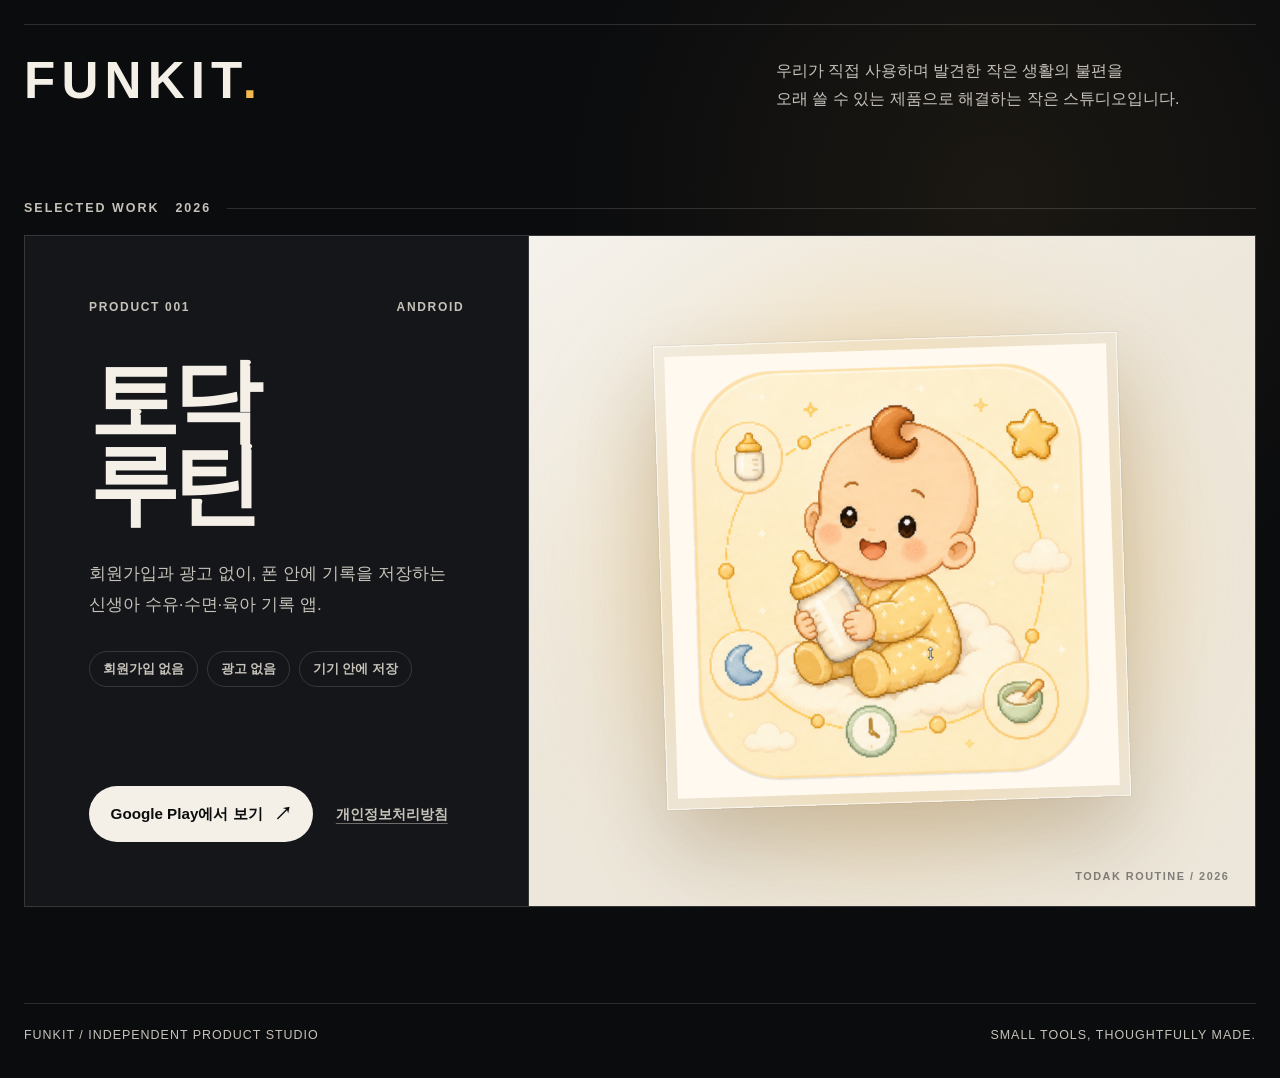
<file: index.html>
<!doctype html>
<html lang="ko">
  <head>
    <meta charset="utf-8" />
    <meta name="viewport" content="width=device-width, initial-scale=1" />
    <meta name="theme-color" content="#0b0c0e" />
    <meta
      name="description"
      content="FUNKIT은 직접 사용하며 발견한 작은 생활의 불편을 제품으로 해결하는 작은 스튜디오입니다."
    />
    <link rel="canonical" href="https://kkanbi.github.io/html-proto/" />
    <link
      rel="icon"
      type="image/svg+xml"
      href="data:image/svg+xml,%3Csvg xmlns='http://www.w3.org/2000/svg' viewBox='0 0 64 64'%3E%3Crect width='64' height='64' rx='14' fill='%230b0c0e'/%3E%3Cpath d='M20 16h27v8H29v8h15v8H29v14h-9z' fill='%23f7f4ed'/%3E%3C/svg%3E"
    />
    <title>FUNKIT — Small tools, thoughtfully made.</title>
    <style>
      :root {
        color-scheme: dark;
        --ink: #0b0c0e;
        --ink-soft: #141619;
        --paper: #f4f0e8;
        --paper-muted: #c6c2ba;
        --line: rgba(244, 240, 232, 0.15);
        --accent: #f3b94f;
        --content: 1240px;
      }

      *,
      *::before,
      *::after {
        box-sizing: border-box;
      }

      html {
        scroll-behavior: smooth;
      }

      body {
        margin: 0;
        min-width: 320px;
        background:
          radial-gradient(circle at 78% 18%, rgba(243, 185, 79, 0.07), transparent 27rem),
          var(--ink);
        color: var(--paper);
        font-family: Inter, Pretendard, "Noto Sans KR", -apple-system, BlinkMacSystemFont,
          "Segoe UI", sans-serif;
        -webkit-font-smoothing: antialiased;
      }

      a {
        color: inherit;
      }

      img {
        display: block;
        max-width: 100%;
      }

      .skip-link {
        position: fixed;
        top: 0.75rem;
        left: 0.75rem;
        z-index: 20;
        transform: translateY(-180%);
        border-radius: 999px;
        background: var(--paper);
        color: var(--ink);
        padding: 0.75rem 1rem;
        font-weight: 700;
        text-decoration: none;
        transition: transform 160ms ease;
      }

      .skip-link:focus {
        transform: translateY(0);
      }

      .site-shell {
        width: min(calc(100% - 3rem), var(--content));
        margin: 0 auto;
      }

      .site-header {
        display: grid;
        grid-template-columns: 1fr minmax(18rem, 30rem);
        align-items: start;
        gap: 3rem;
        padding: 2rem 0 5.5rem;
        border-top: 1px solid var(--line);
        margin-top: 1.5rem;
      }

      .wordmark {
        margin: 0;
        font-size: clamp(2rem, 4vw, 4.25rem);
        font-weight: 850;
        letter-spacing: 0.12em;
        line-height: 0.95;
      }

      .wordmark-dot {
        color: var(--accent);
      }

      .studio-intro {
        margin: 0;
        color: var(--paper-muted);
        font-size: clamp(1rem, 1.2vw, 1.125rem);
        line-height: 1.75;
        word-break: keep-all;
      }

      .collection {
        padding-bottom: 6rem;
      }

      .collection-header {
        display: flex;
        align-items: center;
        gap: 1rem;
        margin-bottom: 1.25rem;
        color: var(--paper-muted);
        font-size: 0.78rem;
        font-weight: 700;
        letter-spacing: 0.16em;
        text-transform: uppercase;
      }

      .collection-header::after {
        content: "";
        height: 1px;
        flex: 1;
        background: var(--line);
      }

      .product-grid {
        display: grid;
        gap: 1.5rem;
      }

      .product-card {
        position: relative;
        isolation: isolate;
        display: grid;
        grid-template-columns: minmax(20rem, 0.82fr) minmax(22rem, 1.18fr);
        min-height: min(42rem, calc(100svh - 12rem));
        overflow: hidden;
        border: 1px solid var(--line);
        background: var(--ink-soft);
      }

      .product-copy {
        display: flex;
        flex-direction: column;
        justify-content: space-between;
        gap: 4rem;
        padding: clamp(2rem, 5vw, 4.5rem);
        border-right: 1px solid var(--line);
      }

      .product-index {
        display: flex;
        justify-content: space-between;
        gap: 1rem;
        color: var(--paper-muted);
        font-size: 0.75rem;
        font-weight: 700;
        letter-spacing: 0.14em;
        text-transform: uppercase;
      }

      .product-title {
        margin: 2.75rem 0 0;
        font-size: clamp(3.1rem, 7vw, 6.75rem);
        font-weight: 760;
        letter-spacing: -0.075em;
        line-height: 0.94;
      }

      .product-description {
        max-width: 31rem;
        margin: 2rem 0 0;
        color: var(--paper-muted);
        font-size: clamp(1rem, 1.35vw, 1.2rem);
        line-height: 1.75;
        word-break: keep-all;
      }

      .product-details {
        display: flex;
        flex-wrap: wrap;
        gap: 0.55rem;
        margin: 2rem 0 0;
        padding: 0;
        list-style: none;
      }

      .product-details li {
        border: 1px solid var(--line);
        border-radius: 999px;
        padding: 0.55rem 0.8rem;
        color: var(--paper-muted);
        font-size: 0.8rem;
        font-weight: 650;
      }

      .product-actions {
        display: flex;
        align-items: center;
        flex-wrap: wrap;
        gap: 1rem 1.4rem;
      }

      .primary-action {
        display: inline-flex;
        align-items: center;
        justify-content: center;
        gap: 0.7rem;
        min-height: 3.5rem;
        border-radius: 999px;
        background: var(--paper);
        color: var(--ink);
        padding: 0.9rem 1.35rem;
        font-size: 0.95rem;
        font-weight: 800;
        text-decoration: none;
        transition: transform 180ms ease, background-color 180ms ease;
      }

      .primary-action::after {
        content: "↗";
        font-size: 1.1rem;
      }

      .primary-action:hover {
        transform: translateY(-2px);
        background: #ffffff;
      }

      .secondary-action {
        color: var(--paper-muted);
        font-size: 0.9rem;
        font-weight: 650;
        text-underline-offset: 0.3em;
        text-decoration-color: rgba(198, 194, 186, 0.5);
      }

      .secondary-action:hover {
        color: var(--paper);
      }

      .primary-action:focus-visible,
      .secondary-action:focus-visible {
        outline: 3px solid var(--accent);
        outline-offset: 4px;
      }

      .product-artwork {
        position: relative;
        display: grid;
        place-items: center;
        min-height: 34rem;
        overflow: hidden;
        background:
          linear-gradient(145deg, rgba(255, 255, 255, 0.45), transparent 46%),
          #ede7db;
      }

      .product-artwork::before {
        content: "";
        position: absolute;
        width: 68%;
        aspect-ratio: 1;
        border-radius: 50%;
        background: rgba(243, 185, 79, 0.35);
        filter: blur(5rem);
      }

      .product-artwork::after {
        content: "TODAK ROUTINE / 2026";
        position: absolute;
        right: 1.6rem;
        bottom: 1.5rem;
        color: rgba(11, 12, 14, 0.48);
        font-size: 0.68rem;
        font-weight: 800;
        letter-spacing: 0.14em;
      }

      .app-icon-frame {
        position: relative;
        width: min(64%, 30rem);
        margin: 0;
        padding: 0.65rem;
        border: 1px solid rgba(255, 255, 255, 0.72);
        box-shadow:
          0 2.5rem 5rem rgba(83, 55, 18, 0.22),
          0 0 0 1px rgba(11, 12, 14, 0.05);
        transform: rotate(-1.8deg);
        transition: transform 520ms cubic-bezier(0.2, 0.8, 0.2, 1), box-shadow 520ms ease;
      }

      .app-icon-frame img {
        width: 100%;
        height: auto;
      }

      .product-card:hover .app-icon-frame {
        transform: rotate(0deg) translateY(-0.4rem) scale(1.012);
        box-shadow:
          0 3rem 6.5rem rgba(83, 55, 18, 0.27),
          0 0 0 1px rgba(11, 12, 14, 0.05);
      }

      .site-footer {
        display: flex;
        justify-content: space-between;
        gap: 1.5rem;
        padding: 1.5rem 0 2.25rem;
        border-top: 1px solid var(--line);
        color: var(--paper-muted);
        font-size: 0.78rem;
        letter-spacing: 0.08em;
        text-transform: uppercase;
      }

      @media (max-width: 860px) {
        .site-shell {
          width: min(calc(100% - 2rem), var(--content));
        }

        .site-header {
          grid-template-columns: 1fr;
          gap: 1.5rem;
          padding-bottom: 3.5rem;
        }

        .studio-intro {
          max-width: 37rem;
        }

        .product-card {
          grid-template-columns: 1fr;
          min-height: 0;
        }

        .product-copy {
          border-right: 0;
          border-bottom: 1px solid var(--line);
        }

        .product-artwork {
          min-height: min(76vw, 38rem);
        }

        .app-icon-frame {
          width: min(58%, 25rem);
        }
      }

      @media (max-width: 540px) {
        .site-header {
          margin-top: 1rem;
          padding-top: 1.25rem;
        }

        .collection {
          padding-bottom: 3.5rem;
        }

        .product-copy {
          gap: 3rem;
          padding: 1.5rem;
        }

        .product-index {
          font-size: 0.68rem;
        }

        .product-title {
          margin-top: 2rem;
          font-size: clamp(3rem, 18vw, 4.75rem);
        }

        .product-description {
          margin-top: 1.5rem;
        }

        .product-actions {
          align-items: stretch;
          flex-direction: column;
        }

        .primary-action {
          width: 100%;
        }

        .secondary-action {
          align-self: center;
          padding: 0.5rem;
        }

        .product-artwork {
          min-height: 25rem;
        }

        .app-icon-frame {
          width: min(74%, 20rem);
        }

        .product-artwork::after {
          right: 1rem;
          bottom: 1rem;
        }

        .site-footer {
          flex-direction: column;
          gap: 0.5rem;
        }
      }

      @media (prefers-reduced-motion: reduce) {
        html {
          scroll-behavior: auto;
        }

        *,
        *::before,
        *::after {
          transition-duration: 0.01ms !important;
        }
      }
    </style>
  </head>
  <body>
    <a class="skip-link" href="#products">제품으로 바로가기</a>

    <div class="site-shell">
      <header class="site-header">
        <p class="wordmark" aria-label="펀킷">FUNKIT<span class="wordmark-dot">.</span></p>
        <p class="studio-intro">
          우리가 직접 사용하며 발견한 작은 생활의 불편을<br />
          오래 쓸 수 있는 제품으로 해결하는 작은 스튜디오입니다.
        </p>
      </header>

      <main id="products" class="collection">
        <div class="collection-header" aria-hidden="true">
          <span>Selected work</span>
          <span>2026</span>
        </div>

        <div class="product-grid">
          <!-- 다음 제품은 이 article.product-card을 복제해 같은 형식으로 추가합니다. -->
          <article class="product-card">
            <div class="product-copy">
              <div>
                <div class="product-index">
                  <span>Product 001</span>
                  <span>Android</span>
                </div>
                <h1 class="product-title">토닥<br />루틴</h1>
                <p class="product-description">
                  회원가입과 광고 없이, 폰 안에 기록을 저장하는 신생아 수유·수면·육아 기록 앱.
                </p>
                <ul class="product-details" aria-label="주요 특징">
                  <li>회원가입 없음</li>
                  <li>광고 없음</li>
                  <li>기기 안에 저장</li>
                </ul>
              </div>

              <div class="product-actions">
                <a
                  class="primary-action"
                  href="https://play.google.com/store/apps/details?id=com.kkanbi.todakroutine"
                  target="_blank"
                  rel="noopener noreferrer"
                >
                  Google Play에서 보기
                </a>
                <a class="secondary-action" href="./todak-routine/privacy.html">
                  개인정보처리방침
                </a>
              </div>
            </div>

            <div class="product-artwork" aria-label="토닥루틴 앱 아이콘 전시">
              <figure class="app-icon-frame">
                <img
                  src="./assets/todak-routine-icon.png"
                  width="1024"
                  height="1024"
                  alt="토닥루틴 앱 아이콘. 젖병을 든 아기와 수유, 수면, 이유식, 시간 기록을 상징하는 그림"
                />
              </figure>
            </div>
          </article>
        </div>
      </main>

      <footer class="site-footer">
        <span>FUNKIT / Independent product studio</span>
        <span>Small tools, thoughtfully made.</span>
      </footer>
    </div>
  </body>
</html>
</file>
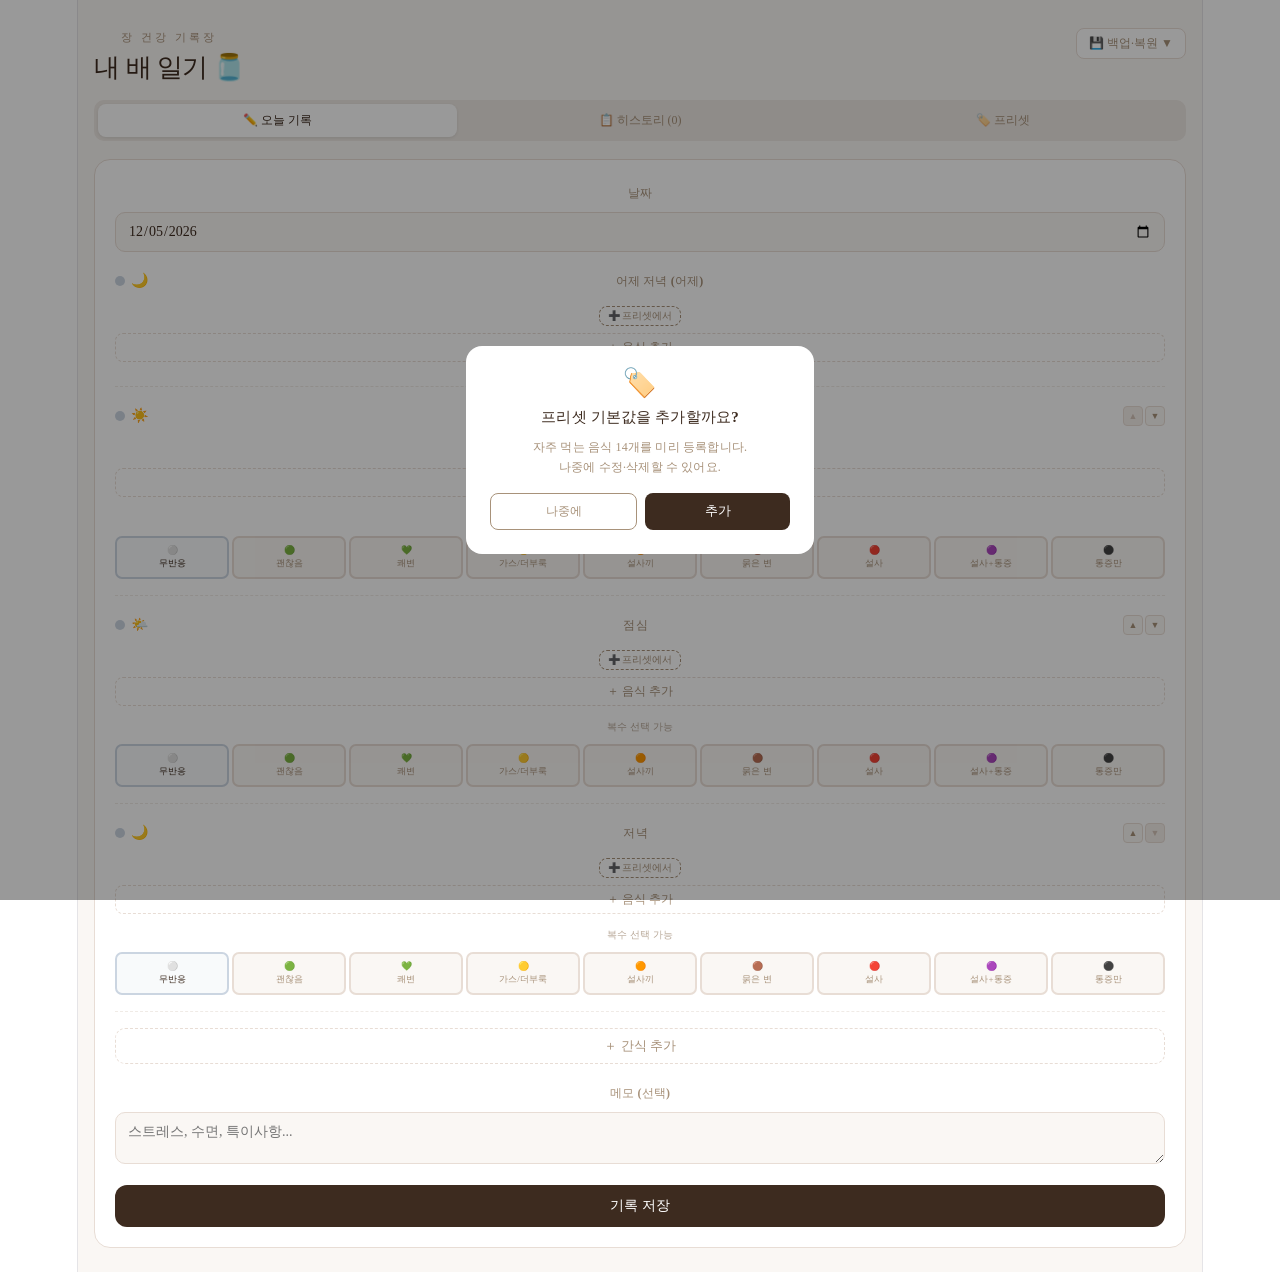
<file: gut-diary/index.html>
<!doctype html>
<html lang="en">
  <head>
    <meta charset="UTF-8" />
    <link rel="icon" type="image/svg+xml" href="./favicon.svg" />
    <meta name="viewport" content="width=device-width, initial-scale=1.0" />
    <title>내 배 일기</title>
    <script type="module" crossorigin src="./assets/index-Bi_m8gxy.js"></script>
    <link rel="stylesheet" crossorigin href="./assets/index-nqMpL4T3.css">
  </head>
  <body>
    <div id="root"></div>
  </body>
</html>
</file>
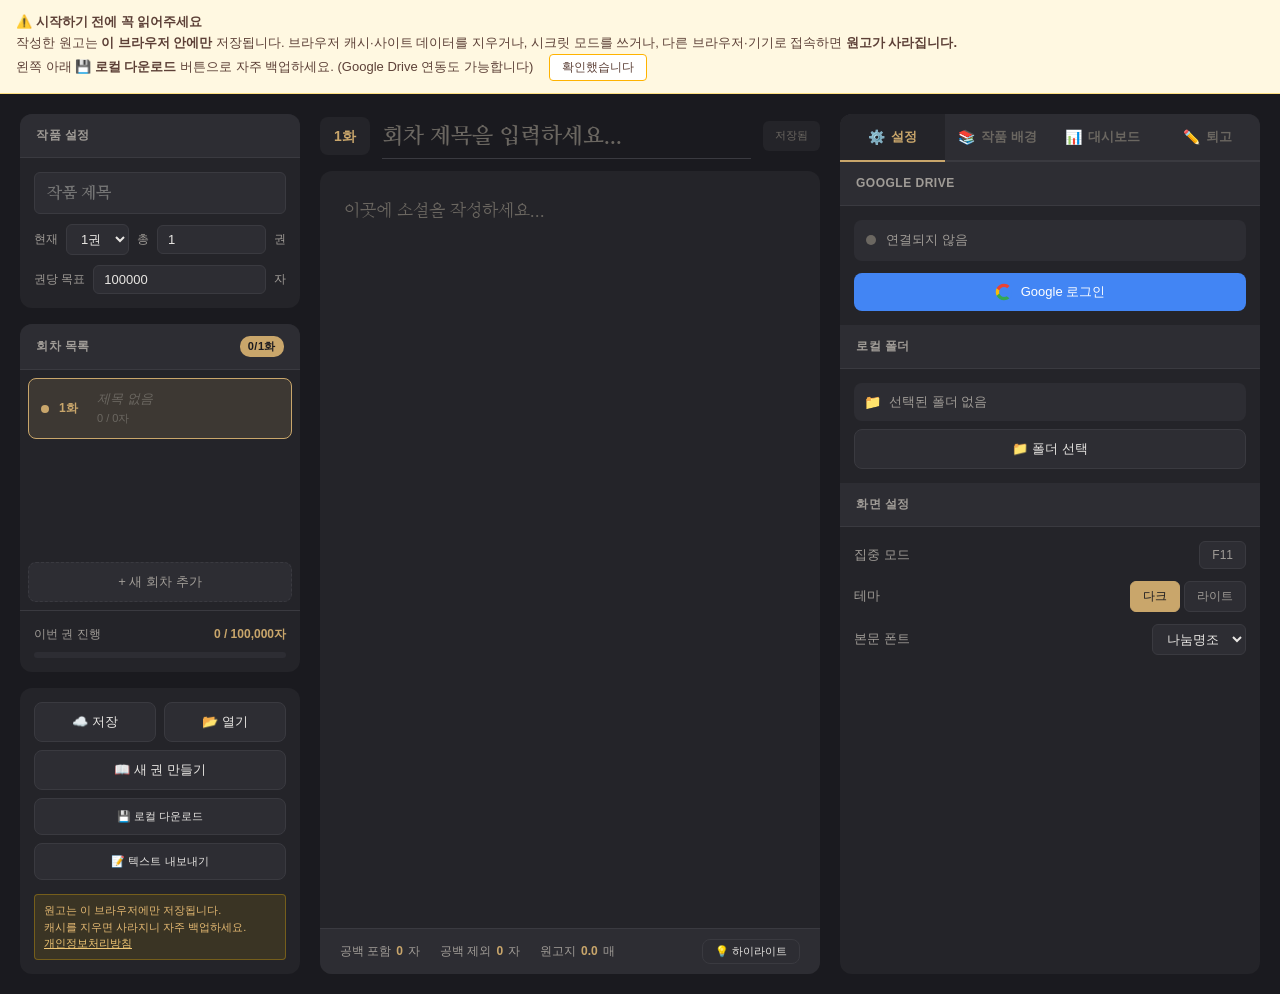
<file: novel-assistant/index.html>
<!DOCTYPE html>
<html lang="ko">
<head>
    <meta charset="UTF-8">
    <meta name="viewport" content="width=device-width, initial-scale=1.0">
    <meta name="version" content="0.8.0">
    <meta name="description" content="설치 없이 브라우저에서 바로 쓰는 웹 소설 집필 도구. 회차·캐릭터·세계관 관리와 AI 퇴고를 한곳에서. 원고는 내 브라우저에만 저장됩니다.">
    <title>소설 작성기 v0.8.0</title>

    <!-- 링크 미리보기 (Open Graph / Twitter Card) -->
    <meta property="og:type" content="website">
    <meta property="og:site_name" content="소설 작성기">
    <meta property="og:title" content="📖 소설 작성기 — 브라우저에서 바로 쓰는 웹 소설 집필 도구">
    <meta property="og:description" content="회차·캐릭터·세계관 관리부터 AI 퇴고까지. 설치도 회원가입도 없이 바로 시작하세요. 원고는 내 브라우저에만 저장됩니다.">
    <meta property="og:url" content="https://kkanbi.github.io/html-proto/novel-assistant/">
    <meta property="og:image" content="https://kkanbi.github.io/html-proto/novel-assistant/og-image.jpg">
    <meta property="og:image:width" content="1200">
    <meta property="og:image:height" content="630">
    <meta property="og:image:alt" content="소설 작성기 — 설치 없이 브라우저에서 바로 쓰는 웹 소설 집필 도구">
    <meta property="og:locale" content="ko_KR">
    <meta name="twitter:card" content="summary_large_image">
    <meta name="twitter:title" content="📖 소설 작성기 — 브라우저에서 바로 쓰는 웹 소설 집필 도구">
    <meta name="twitter:description" content="회차·캐릭터·세계관 관리부터 AI 퇴고까지. 원고는 내 브라우저에만 저장됩니다.">
    <meta name="twitter:image" content="https://kkanbi.github.io/html-proto/novel-assistant/og-image.jpg">
    <link rel="icon" href="data:image/svg+xml,<svg xmlns='http://www.w3.org/2000/svg' viewBox='0 0 100 100'><text y='.9em' font-size='90'>📖</text></svg>">
    <link rel="preconnect" href="https://fonts.googleapis.com">
    <link rel="preconnect" href="https://fonts.gstatic.com" crossorigin>
    <link href="https://fonts.googleapis.com/css2?family=Nanum+Myeongjo:wght@400;700&family=Pretendard:wght@400;500;600&display=swap" rel="stylesheet">
    <link rel="stylesheet" href="./styles.css">
</head>
<body>
    <!-- 최초 1회 안내 배너 (닫으면 다시 뜨지 않음) -->
    <div id="firstVisitNotice" class="first-visit-notice">
        <strong>⚠️ 시작하기 전에 꼭 읽어주세요</strong><br>
        작성한 원고는 <strong>이 브라우저 안에만</strong> 저장됩니다. 브라우저 캐시·사이트 데이터를 지우거나,
        시크릿 모드를 쓰거나, 다른 브라우저·기기로 접속하면 <strong>원고가 사라집니다.</strong><br>
        왼쪽 아래 <strong>💾 로컬 다운로드</strong> 버튼으로 자주 백업하세요. (Google Drive 연동도 가능합니다)
        <button id="dismissFirstVisitNotice" class="first-visit-notice__dismiss">확인했습니다</button>
    </div>

    <div class="container">
        <!-- 왼쪽: 회차 목록 -->
        <aside class="episodes-section">
            <div class="left-panel">
                <div class="panel-header">작품 설정</div>
                <div class="project-info">
                    <input type="text" class="project-title-input" id="projectTitle" placeholder="작품 제목">
                    <div class="project-row">
                        <span class="project-label">현재</span>
                        <select class="volume-select" id="currentVolume"></select>
                        <span class="project-label">총</span>
                        <input type="number" class="project-input" id="totalVolumes" value="1" min="1" max="99">
                        <span class="project-label">권</span>
                    </div>
                    <div class="project-row">
                        <span class="project-label">권당 목표</span>
                        <input type="number" class="project-input" id="volumeGoal" value="100000" step="10000" style="width: 80px;">
                        <span class="project-label">자</span>
                    </div>
                </div>
            </div>

            <div class="left-panel episodes-panel">
                <div class="panel-header">
                    <span>회차 목록</span>
                    <span class="badge" id="episodeCount">0/0화</span>
                </div>
                <div class="episodes-list" id="episodesList"></div>
                <button class="add-episode-btn" id="addEpisodeBtn">+ 새 회차 추가</button>
                <div class="progress-section">
                    <div class="progress-row">
                        <span class="progress-label">이번 권 진행</span>
                        <span class="progress-value" id="volumeProgress">0 / 100,000자</span>
                    </div>
                    <div class="progress-bar">
                        <div class="progress-fill" id="progressFill" style="width: 0%"></div>
                    </div>
                </div>
            </div>

            <div class="left-panel">
                <div class="action-buttons">
                    <div class="btn-row">
                        <button class="btn btn-secondary" id="btnSaveDrive">☁️ 저장</button>
                        <button class="btn btn-secondary" id="btnLoadDrive">📂 열기</button>
                    </div>
                    <button class="btn btn-secondary" id="btnNewVolume">📖 새 권 만들기</button>
                    <button class="btn btn-secondary" id="btnDownload" style="font-size: 11px;">💾 로컬 다운로드</button>
                    <button class="btn btn-secondary" id="btnExportText" style="font-size: 11px;">📝 텍스트 내보내기</button>
                    <div class="inline-notice">
                        원고는 이 브라우저에만 저장됩니다.<br>캐시를 지우면 사라지니 자주 백업하세요.<br>
                        <a href="./privacy.html" target="_blank" rel="noopener noreferrer">개인정보처리방침</a>
                    </div>
                </div>
            </div>
        </aside>

        <!-- 가운데: 에디터 -->
        <section class="editor-section">
            <div class="editor-header">
                <span class="episode-num-display" id="episodeNumDisplay">1화</span>
                <input type="text" class="title-input" id="episodeTitle" placeholder="회차 제목을 입력하세요...">
                <span class="save-status" id="saveStatus">저장됨</span>
            </div>
            
            <div class="editor-wrapper">
                <textarea class="editor" id="episodeContent" placeholder="이곳에 소설을 작성하세요..."></textarea>
                <div class="stats-bar">
                    <div class="stat-item">
                        <span>공백 포함</span>
                        <span class="stat-value" id="charWithSpaces">0</span>
                        <span>자</span>
                    </div>
                    <div class="stat-item">
                        <span>공백 제외</span>
                        <span class="stat-value" id="charWithoutSpaces">0</span>
                        <span>자</span>
                    </div>
                    <div class="stat-item">
                        <span>원고지</span>
                        <span class="stat-value" id="manuscriptPages">0</span>
                        <span>매</span>
                    </div>
                    <button class="btn btn-secondary" id="btnToggleHighlight" title="문장 길이 하이라이트" style="margin-left: auto; padding: 4px 12px; font-size: 11px;">💡 하이라이트</button>
                </div>
            </div>
        </section>

        <!-- 오른쪽: 설정/작품배경/퇴고 -->
        <aside class="right-section">
            <div class="main-tabs">
                <button class="main-tab active" data-main-tab="settings">
                    <span class="main-tab-icon">⚙️</span>
                    <span>설정</span>
                </button>
                <button class="main-tab" data-main-tab="story">
                    <span class="main-tab-icon">📚</span>
                    <span>작품 배경</span>
                </button>
                <button class="main-tab" data-main-tab="dashboard">
                    <span class="main-tab-icon">📊</span>
                    <span>대시보드</span>
                </button>
                <button class="main-tab" data-main-tab="review">
                    <span class="main-tab-icon">✏️</span>
                    <span>퇴고</span>
                </button>
            </div>

            <!-- 설정 탭 -->
            <div class="main-tab-content active" data-main-content="settings">
                <div class="panel-header">Google Drive</div>
                <div class="google-panel">
                    <div class="google-status" id="googleStatus">
                        <span class="google-status-icon" id="googleStatusIcon"></span>
                        <div>
                            <div class="google-status-text" id="googleStatusText">연결되지 않음</div>
                            <div class="google-email" id="googleEmail"></div>
                        </div>
                    </div>
                    <button class="btn-google" id="btnGoogleAuth">
                        <svg viewBox="0 0 24 24" fill="currentColor">
                            <path d="M22.56 12.25c0-.78-.07-1.53-.2-2.25H12v4.26h5.92c-.26 1.37-1.04 2.53-2.21 3.31v2.77h3.57c2.08-1.92 3.28-4.74 3.28-8.09z" fill="#4285F4"/>
                            <path d="M12 23c2.97 0 5.46-.98 7.28-2.66l-3.57-2.77c-.98.66-2.23 1.06-3.71 1.06-2.86 0-5.29-1.93-6.16-4.53H2.18v2.84C3.99 20.53 7.7 23 12 23z" fill="#34A853"/>
                            <path d="M5.84 14.09c-.22-.66-.35-1.36-.35-2.09s.13-1.43.35-2.09V7.07H2.18C1.43 8.55 1 10.22 1 12s.43 3.45 1.18 4.93l2.85-2.22.81-.62z" fill="#FBBC05"/>
                            <path d="M12 5.38c1.62 0 3.06.56 4.21 1.64l3.15-3.15C17.45 2.09 14.97 1 12 1 7.7 1 3.99 3.47 2.18 7.07l3.66 2.84c.87-2.6 3.3-4.53 6.16-4.53z" fill="#EA4335"/>
                        </svg>
                        Google 로그인
                    </button>
                    <div class="drive-folder-row" id="driveFolderRow" style="display:none;">
                        <span class="drive-folder-icon">📁</span>
                        <span class="drive-folder-name" id="driveFolderName">소설작성기</span>
                        <button class="btn-folder-change" id="btnChangeDriveFolder">변경</button>
                    </div>
                </div>

                <div class="panel-header">로컬 폴더</div>
                <div class="local-folder-panel">
                    <div class="local-folder-status">
                        <span class="local-folder-icon">📁</span>
                        <span class="local-folder-name" id="localFolderName">선택된 폴더 없음</span>
                    </div>
                    <button class="btn btn-secondary" id="btnSelectLocalFolder" style="width:100%; margin-top:8px;">📁 폴더 선택</button>
                    <div class="local-folder-actions" id="localFolderActions" style="display:none; margin-top:8px;">
                        <button class="btn btn-secondary" id="btnSaveLocal">💾 저장</button>
                        <button class="btn btn-secondary" id="btnLoadLocal">📂 열기</button>
                    </div>
                </div>

                <div class="panel-header">화면 설정</div>
                <div class="theme-font-settings">
                    <div class="setting-row">
                        <span class="setting-label">집중 모드</span>
                        <button class="toggle-btn" id="btnFocusMode">F11</button>
                    </div>
                    <div class="setting-row">
                        <span class="setting-label">테마</span>
                        <div class="toggle-buttons">
                            <button class="toggle-btn active" id="btnDark">다크</button>
                            <button class="toggle-btn" id="btnLight">라이트</button>
                        </div>
                    </div>
                    <div class="setting-row">
                        <span class="setting-label">본문 폰트</span>
                        <select class="font-select" id="fontSelect">
                            <option value="nanum">나눔명조</option>
                            <option value="gungseo">궁서체</option>
                            <option value="malgun">맑은고딕</option>
                            <option value="batang">바탕체</option>
                        </select>
                    </div>
                </div>
            </div>

            <!-- 작품 배경 탭 -->
            <div class="main-tab-content" data-main-content="story">
                <div class="sub-tabs">
    			<button class="sub-tab active" data-sub-tab="core">코어</button>
    			<button class="sub-tab" data-sub-tab="characters">캐릭터</button>
   			 <button class="sub-tab" data-sub-tab="world">세계관</button>
    			<button class="sub-tab" data-sub-tab="treatment">트리트먼트</button>
		</div>
                
                <!-- 코어 (탭 구조) -->
                <div class="sub-tab-content active" data-sub-content="core">
                    <div class="core-tabs">
                        <button class="core-tab active" data-core-tab="overview">작품개요</button>
                        <button class="core-tab" data-core-tab="theme">주제/기획의도</button>
                        <button class="core-tab" data-core-tab="full-plot">전권 줄거리</button>
                        <button class="core-tab" data-core-tab="volume-plot">권별 줄거리</button>
                    </div>
                    
                    <!-- 작품개요 -->
                    <div class="core-tab-content active" data-core-content="overview">
                        <div style="padding: 14px; display: flex; flex-direction: column; gap: 14px;">
                            <div class="core-field">
                                <div class="core-field-label">로그라인</div>
                                <textarea class="core-field-textarea" id="coreLogline" placeholder="작품을 한 문장으로 표현하세요...&#10;&#10;예: 10년마다 갱신되는 계약 결혼 사회에서, 9년차 부부가 진짜 사랑을 발견하는 이야기" style="min-height: 100px;"></textarea>
                            </div>
                            <div class="core-field">
                                <div class="core-field-label">장르</div>
                                    <select class="core-field-input" id="coreGenre" style="cursor: pointer;">
                                        <option value="">선택 안 함</option>
                                        <option value="판타지">판타지</option>
                                        <option value="현대판타지">현대판타지</option>
                                        <option value="로맨스">로맨스</option>
                                        <option value="로맨스판타지">로맨스판타지</option>
                                        <option value="무협">무협</option>
                                        <option value="SF">SF</option>
                                        <option value="현대">현대</option>
                                        <option value="역사">역사</option>
                                        <option value="호러">호러</option>
                                        <option value="미스터리">미스터리</option>
                                        <option value="기타">기타</option>
                                    </select>
                                </div>
                            <div class="core-field">
                                <div class="core-field-label">핵심 키워드</div>
                                <input type="text" class="core-field-input" id="coreKeywords" placeholder="예: 계약결혼, 감정의 진정성, 선택의 자유">
                            </div>
                            <div class="core-field">
                                <div class="core-field-label">주요 배경</div>
                                <textarea class="core-field-textarea" id="coreBackground" placeholder="작품의 시공간적 배경을 작성하세요..."></textarea>
                            </div>
                            <div class="core-field">
                                <div class="core-field-label">작품 톤앤매너</div>
                                <textarea class="core-field-textarea" id="coreTone" placeholder="작품의 분위기, 문체, 감정적 톤을 설명하세요...&#10;&#10;예: 관찰적이고 사색적인 톤, 판단하지 않고 인물을 바라보는 시선"></textarea>
                            </div>
                        </div>
                    </div>
                    
                    <!-- 주제 및 기획의도 -->
                    <div class="core-tab-content" data-core-content="theme">
                        <textarea class="setting-textarea" id="coreTheme" placeholder="작품의 주제와 기획의도를 작성하세요...&#10;&#10;- 무엇을 말하고 싶은가?&#10;- 왜 이 이야기를 쓰는가?&#10;- 독자에게 어떤 질문을 던지고 싶은가?"></textarea>
                    </div>
                    
                    <!-- 전권 줄거리 -->
                    <div class="core-tab-content" data-core-content="full-plot">
                        <textarea class="setting-textarea" id="coreFullPlot" placeholder="작품 전체의 큰 줄거리를 작성하세요..."></textarea>
                    </div>
                    
                    <!-- 권별 줄거리 -->
                    <div class="core-tab-content" data-core-content="volume-plot">
                        <div class="accordion-container" id="volumePlotAccordion">
                            <!-- 권별 줄거리는 JS로 동적 생성 -->
                        </div>
                        <div style="padding: 0 10px 10px 10px;">
                            <button class="accordion-add-btn" id="addVolumePlot">+ 권별 줄거리 추가</button>
                        </div>
                    </div>
                </div>
                
                <!-- 캐릭터 (카드 그리드) -->
                <div class="sub-tab-content" data-sub-content="characters">
                    <div class="character-grid" id="characterGrid"></div>
                </div>
                
                <!-- 세계관 (아코디언) -->
                <div class="sub-tab-content" data-sub-content="world">
                    <div class="world-header">
                        <div class="world-tags" id="worldTags">
                            <!-- 태그들이 여기에 동적으로 추가됨 -->
                        </div>
                    </div>
                    <div class="accordion-container" id="worldAccordion">
                        <!-- 세계관 항목들이 여기에 동적으로 추가됨 -->
                    </div>
                    <div style="padding: 0 10px 10px 10px;">
                        <button class="accordion-add-btn" id="addWorldSection">+ 항목 추가</button>
                    </div>
                </div>
                
                <!-- 트리트먼트 (씬 카드 뷰) -->
                <div class="sub-tab-content" data-sub-content="treatment">
                    <div class="tree-container" id="treatmentTree">
                        <!-- 씬 카드들이 여기에 동적으로 추가됨 -->
                    </div>
                    <div style="padding: 0 10px 10px 10px;">
                        <button class="tree-add-btn" id="addTreatmentPart">+ 부 추가</button>
                    </div>
                </div>
            </div>

            <!-- 대시보드 탭 -->
            <div class="main-tab-content" data-main-content="dashboard">
                <div class="panel-header">작성 통계</div>
                <div class="dashboard-section">
                    <div class="stat-card">
                        <div class="stat-card-label">오늘 작성</div>
                        <div class="stat-card-value" id="todayWords">0</div>
                        <div class="stat-card-unit">자</div>
                    </div>
                    <div class="stat-card">
                        <div class="stat-card-label">이번 주</div>
                        <div class="stat-card-value" id="weekWords">0</div>
                        <div class="stat-card-unit">자</div>
                    </div>
                    <div class="stat-card">
                        <div class="stat-card-label">이번 달</div>
                        <div class="stat-card-value" id="monthWords">0</div>
                        <div class="stat-card-unit">자</div>
                    </div>
                </div>

                <div class="panel-header">주간 활동</div>
                <div class="dashboard-section">
                    <div class="heatmap-container" id="weeklyHeatmap">
                        <!-- 주간 히트맵 -->
                    </div>
                </div>

                <div class="panel-header">회차 완성도</div>
                <div class="dashboard-section">
                    <div class="episode-progress-list" id="episodeProgressList">
                        <!-- 회차별 진행률 -->
                    </div>
                </div>

                <div class="panel-header">자주 쓴 단어</div>
                <div class="dashboard-section">
                    <div class="word-cloud" id="wordCloud">
                        <!-- 단어 클라우드 -->
                    </div>
                </div>
            </div>

            <!-- 퇴고 탭 -->
            <div class="main-tab-content" data-main-content="review">
                <!-- AI 설정 아코디언 -->
                <div class="review-accordion" id="reviewSettingsAccordion">
                    <div class="review-accordion-header" id="reviewAccordionToggle">
                        <span>⚙️ AI 모델 설정 / 검토 옵션</span>
                        <span class="review-accordion-icon">▼</span>
                    </div>
                    <div class="review-accordion-body" id="reviewAccordionBody">
                        <div class="api-panel">
                            <div class="api-input-group">
                                <label class="api-label">Gemini API Key</label>
                                <input type="password" class="api-input" id="apiKey" placeholder="AIza...">
                                <div class="api-status" id="apiStatus">API 키를 입력하세요</div>
                                <div class="inline-notice">
                                    🔑 <strong>본인 API 키를, 본인 PC에서만</strong> 입력하세요.<br>
                                    키는 이 브라우저에 저장되며 Google 서버 외 다른 곳으로 전송되지 않습니다.
                                    공용 PC에서는 사용하지 마세요.<br>
                                    무료 발급: <a href="https://aistudio.google.com/apikey" target="_blank" rel="noopener noreferrer">aistudio.google.com/apikey</a>
                                    — 무료 티어에는 사용량 한도가 있으며, 초과 시 잠시 후 다시 시도하면 됩니다.
                                </div>
                            </div>
                        </div>

                        <div class="panel-header review-subheader">검토 옵션</div>
                        <div class="check-options-inline">
                            <label class="check-option-inline">
                                <input type="checkbox" id="checkSpelling" checked>
                                <span>맞춤법</span>
                            </label>
                            <label class="check-option-inline">
                                <input type="checkbox" id="checkAwkward" checked>
                                <span>어색한 문장</span>
                            </label>
                            <label class="check-option-inline">
                                <input type="checkbox" id="checkConsistency" checked>
                                <span>설정 일관성</span>
                            </label>
                            <label class="check-option-inline">
                                <input type="checkbox" id="checkRepetition">
                                <span>반복 표현</span>
                            </label>
                            <label class="check-option-inline">
                                <input type="checkbox" id="checkFlow">
                                <span>문장 흐름</span>
                            </label>
                        </div>

                        <div class="panel-header review-subheader">자유 질문 <span style="font-weight:400;font-size:11px;opacity:0.6;">(입력 시 체크박스 대신 사용)</span></div>
                        <div style="padding: 10px 14px 14px;">
                            <textarea id="customQuestion" class="api-input" rows="3" placeholder="예) 이 장면에서 주인공의 감정선이 자연스럽게 표현됐나요?" style="resize:vertical;width:100%;box-sizing:border-box;font-size:12px;padding:6px 8px;"></textarea>
                        </div>

                        <div class="usage-info">
                            <div class="usage-row">
                                <span>💰 이번 예상</span>
                                <span id="estimatedCost">-</span>
                            </div>
                            <div class="usage-row">
                                <span>📊 누적 사용</span>
                                <span id="totalUsage">0회 · 0토큰 (무료 티어)</span>
                            </div>
                            <button class="btn-reset-usage" id="btnResetUsage" title="사용량 초기화">사용량 리셋</button>
                        </div>
                    </div>
                </div>

                <div class="action-buttons">
                    <button class="btn btn-primary" id="btnAiCheck">🤖 검토 요청</button>
                </div>

                <div class="result-section">
                    <div class="result-header">
                        검토 결과
                        <button class="btn-reset-review" id="btnResetReview" title="검토 결과 초기화">Reset</button>
                    </div>
                    <div class="result-content empty" id="aiResult">검토 결과가 여기에 표시됩니다</div>
                </div>
            </div>
        </aside>
    </div>

    <!-- 캐릭터 편집 모달 -->
    <div class="character-modal" id="characterModal">
        <div class="character-modal-content">
            <div class="character-modal-header">
                <div class="character-modal-avatar" id="charModalAvatar">
                    <span id="charModalAvatarEmoji">🧑</span>
                    <div class="emoji-picker" id="emojiPicker">
                        <div class="emoji-grid">
                            <span class="emoji-item">🧑</span>
                            <span class="emoji-item">👨</span>
                            <span class="emoji-item">👩</span>
                            <span class="emoji-item">👴</span>
                            <span class="emoji-item">👵</span>
                            <span class="emoji-item">👦</span>
                            <span class="emoji-item">👧</span>
                            <span class="emoji-item">👶</span>
                            <span class="emoji-item">🧒</span>
                            <span class="emoji-item">👱</span>
                            <span class="emoji-item">🧔</span>
                            <span class="emoji-item">👸</span>
                            <span class="emoji-item">🤴</span>
                            <span class="emoji-item">🧙</span>
                            <span class="emoji-item">🧝</span>
                            <span class="emoji-item">🧛</span>
                            <span class="emoji-item">🧟</span>
                            <span class="emoji-item">🦸</span>
                            <span class="emoji-item">🦹</span>
                            <span class="emoji-item">🥷</span>
                            <span class="emoji-item">👼</span>
                            <span class="emoji-item">😈</span>
                            <span class="emoji-item">🤖</span>
                            <span class="emoji-item">👽</span>
                        </div>
                    </div>
                </div>
                <div class="character-modal-title">
                    <input type="text" class="character-modal-name" id="charModalName" placeholder="캐릭터 이름">
                    <select class="character-modal-role" id="charModalRole">
                        <option value="주인공">주인공</option>
                        <option value="히로인">히로인</option>
                        <option value="조력자">조력자</option>
                        <option value="악역">악역</option>
                        <option value="조연">조연</option>
                        <option value="기타">기타</option>
                    </select>
                </div>
            </div>
            
            <div class="character-modal-tabs">
                <button class="character-modal-tab active" data-char-tab="basic">기본</button>
                <button class="character-modal-tab" data-char-tab="personality">성격/속내</button>
                <button class="character-modal-tab" data-char-tab="appearance">외형</button>
                <button class="character-modal-tab" data-char-tab="relations">관계</button>
            </div>
            
            <div class="character-modal-body">
                <div class="character-tab-content active" data-char-content="basic">
                    <div class="character-field">
                        <div class="character-field-label">나이</div>
                        <input type="text" class="character-field-input" id="charAge" placeholder="예: 25세">
                    </div>
                    <div class="character-field">
                        <div class="character-field-label">직업/신분</div>
                        <input type="text" class="character-field-input" id="charJob" placeholder="예: 대학원생, 왕자">
                    </div>
                    <div class="character-field">
                        <div class="character-field-label">배경</div>
                        <textarea class="character-field-textarea" id="charBackground" placeholder="캐릭터의 과거, 출신 등..."></textarea>
                    </div>
                </div>
                
                <div class="character-tab-content" data-char-content="personality">
                    <div class="character-field">
                        <div class="character-field-label">성격/성향/특징</div>
                        <textarea class="character-field-textarea" id="charPersonality" placeholder="예: 내성적, 책임감 강함..."></textarea>
                    </div>
                    <div class="character-field">
                        <div class="character-field-label">행동 패턴</div>
                        <textarea class="character-field-textarea" id="charBehavior" placeholder="예: 긴장하면 머리를 긁는다..."></textarea>
                    </div>
                    <div class="character-field">
                        <div class="character-field-label">속내/비밀</div>
                        <textarea class="character-field-textarea" id="charInner" placeholder="겉으로 드러나지 않는 진심..."></textarea>
                    </div>
                    <div class="character-field">
                        <div class="character-field-label">심리/의도 변화</div>
                        <textarea class="character-field-textarea" id="charPsychologyChange" placeholder="이야기 진행에 따른 심리적 변화, 의도의 변화..."></textarea>
                    </div>
                </div>
                
                <div class="character-tab-content" data-char-content="appearance">
                    <div class="character-field">
                        <div class="character-field-label">신체</div>
                        <input type="text" class="character-field-input" id="charBody" placeholder="예: 키 175cm, 마른 체형">
                    </div>
                    <div class="character-field">
                        <div class="character-field-label">얼굴/인상</div>
                        <textarea class="character-field-textarea" id="charFace" placeholder="예: 날카로운 눈매, 검은 머리..."></textarea>
                    </div>
                    <div class="character-field">
                        <div class="character-field-label">특징</div>
                        <textarea class="character-field-textarea" id="charFeature" placeholder="예: 왼쪽 귀에 피어싱, 흉터..."></textarea>
                    </div>
                </div>
                
                <div class="character-tab-content" data-char-content="relations">
                    <div class="character-field">
                        <div class="character-field-label">가족</div>
                        <textarea class="character-field-textarea" id="charFamily" placeholder="예: 어머니와 단둘이 생활..."></textarea>
                    </div>
                    <div class="character-field">
                        <div class="character-field-label">친구/동료</div>
                        <textarea class="character-field-textarea" id="charFriends" placeholder="예: 소꿉친구 영희와 친함..."></textarea>
                    </div>
                    <div class="character-field">
                        <div class="character-field-label">적대 관계</div>
                        <textarea class="character-field-textarea" id="charEnemies" placeholder="예: 라이벌 민수와 경쟁..."></textarea>
                    </div>
                </div>
            </div>
            
            <div class="character-modal-footer">
                <button class="btn btn-danger" id="charModalDelete">삭제</button>
                <div style="flex: 1;"></div>
                <button class="btn btn-secondary" id="charModalAIGenerate">🤖 AI 자동생성</button>
                <button class="btn btn-secondary" id="charModalCancel">취소</button>
                <button class="btn btn-primary" id="charModalSave">저장</button>
            </div>
        </div>
    </div>

    <!-- 파일 선택 모달 -->
    <div class="modal-overlay" id="fileModal">
        <div class="modal">
            <h3 id="fileModalTitle">📂 Google Drive에서 열기</h3>
            <div class="modal-file-list" id="modalFileList">
                <div class="modal-empty">파일을 불러오는 중...</div>
            </div>
            <div class="modal-buttons">
                <button class="btn btn-secondary" id="btnModalCancel">취소</button>
                <button class="btn btn-primary" id="btnModalOpen" disabled>열기</button>
            </div>
        </div>
    </div>

    <!-- 텍스트 내보내기 모달 -->
    <div class="modal-overlay" id="exportModal">
        <div class="modal">
            <h3>📝 텍스트 내보내기</h3>
            <div style="margin-bottom: 16px;">
                <label style="display:block; margin-bottom: 8px; font-weight: 600; font-size: 13px;">내보낼 범위</label>
                <div style="display: flex; flex-direction: column; gap: 8px;">
                    <label style="display:flex; align-items:center; gap:8px; cursor:pointer; font-size:13px;">
                        <input type="radio" name="exportScope" value="volume" checked> 1권 전체 (하나의 파일)
                    </label>
                    <label style="display:flex; align-items:center; gap:8px; cursor:pointer; font-size:13px;">
                        <input type="radio" name="exportScope" value="episodes"> 회차별 개별 파일
                    </label>
                    <label style="display:flex; align-items:center; gap:8px; cursor:pointer; font-size:13px;">
                        <input type="radio" name="exportScope" value="select"> 회차 선택
                    </label>
                </div>
            </div>
            <div id="exportEpisodeList" style="display:none; max-height: 200px; overflow-y: auto; border: 1px solid var(--border); border-radius: 6px; padding: 8px; margin-bottom: 16px;"></div>
            <div class="modal-buttons">
                <button class="btn btn-secondary" id="btnExportCancel">취소</button>
                <button class="btn btn-primary" id="btnExportConfirm">내보내기</button>
            </div>
        </div>
    </div>

    <!-- 드라이브 폴더 선택 모달 -->
    <div class="modal-overlay" id="folderPickerModal">
        <div class="modal">
            <h3>📁 저장 폴더 선택</h3>
            <div class="modal-file-list" id="folderPickerList">
                <div class="modal-empty">폴더를 불러오는 중...</div>
            </div>
            <div class="modal-buttons">
                <button class="btn btn-secondary" id="btnFolderNew">+ 새 폴더</button>
                <div style="flex:1;"></div>
                <button class="btn btn-secondary" id="btnFolderCancel">취소</button>
                <button class="btn btn-primary" id="btnFolderSelect" disabled>선택</button>
            </div>
        </div>
    </div>
    <script type="module" src="./src/main.js"></script>
    <script>
        // 최초 방문 안내 배너 — 한 번 닫으면 다시 표시하지 않는다.
        (function () {
            var KEY = 'novelWriter_noticeDismissed';
            var notice = document.getElementById('firstVisitNotice');
            var dismiss = document.getElementById('dismissFirstVisitNotice');
            if (!notice || !dismiss) return;

            if (localStorage.getItem(KEY) !== '1') {
                notice.classList.add('is-visible');
            }
            dismiss.addEventListener('click', function () {
                notice.classList.remove('is-visible');
                localStorage.setItem(KEY, '1');
            });
        })();
    </script>
</body>
</html>
</file>
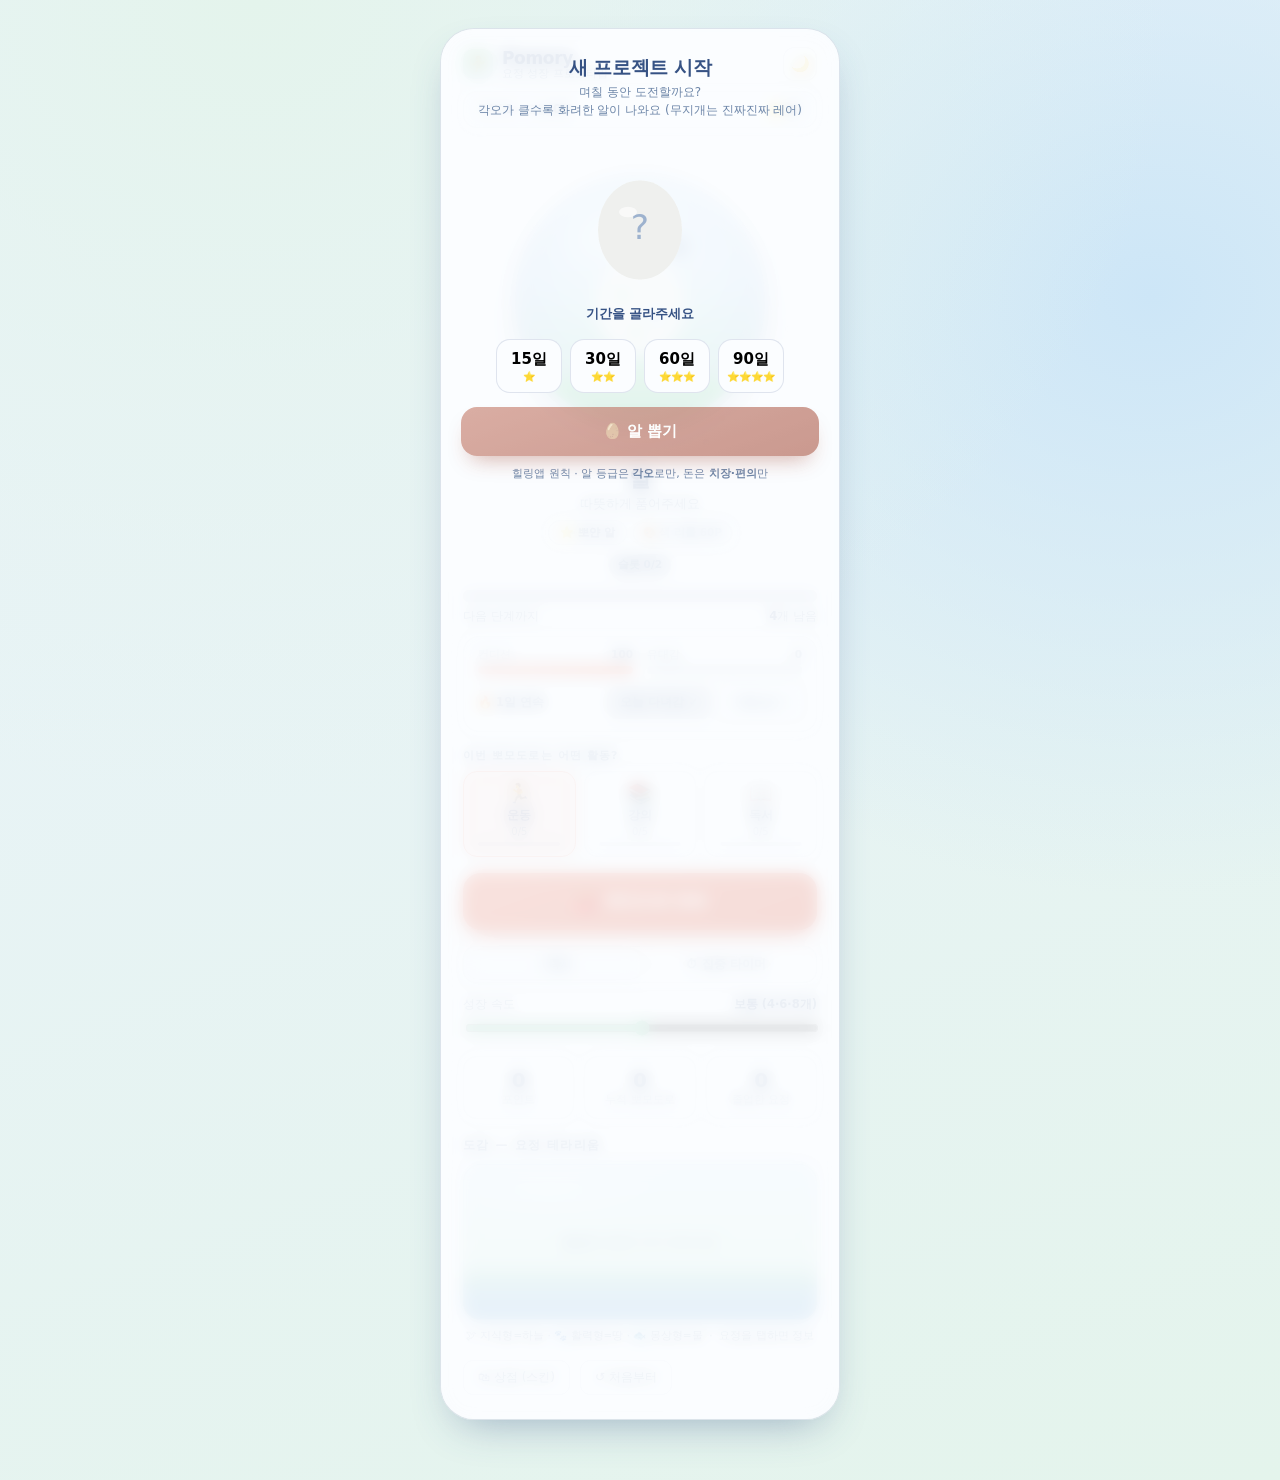
<file: pomory/index.html>
<!doctype html>
<html lang="ko">
<head>
<meta charset="utf-8" />
<meta name="viewport" content="width=device-width, initial-scale=1, viewport-fit=cover" />
<meta name="description" content="Pomory — 뽀모도로 요정 성장 게임 기획 검증판" />
<title>Pomory — 요정 성장 손맛 프로토타입</title>
<style>
  :root {
    --mint:#A6E3B7; --mint-deep:#74C79A; --sky:#CDE6F7;
    --deep:#365284; --tomato:#F2795B; --tomato-deep:#E15C3E;
    --ground-1:#EAF3FB; --ground-2:#E4F4EC;
    --panel:rgba(255,255,255,0.72); --panel-solid:#FBFDFF;
    --ink:#365284; --ink-soft:#6D86A8; --hair:rgba(54,82,132,0.14);
    --glass:rgba(255,255,255,0.55); --shelf:#E8EEF6;
    --shadow:0 18px 44px -18px rgba(54,82,132,0.45); --aura:transparent;
    --font:'Pretendard','Apple SD Gothic Neo','Malgun Gothic',system-ui,-apple-system,sans-serif;
  }
  @media (prefers-color-scheme: dark){ :root{
    --ground-1:#171f33; --ground-2:#1d2a3f; --panel:rgba(30,42,64,0.68); --panel-solid:#1e2a40;
    --ink:#E6EEF8; --ink-soft:#9DB2CE; --hair:rgba(180,205,240,0.16);
    --glass:rgba(120,160,210,0.16); --shelf:#223047; --shadow:0 20px 50px -20px rgba(0,0,0,0.7); } }
  :root[data-theme="light"]{--ground-1:#EAF3FB;--ground-2:#E4F4EC;--panel:rgba(255,255,255,0.72);--panel-solid:#FBFDFF;--ink:#365284;--ink-soft:#6D86A8;--hair:rgba(54,82,132,0.14);--glass:rgba(255,255,255,0.55);--shelf:#E8EEF6;--shadow:0 18px 44px -18px rgba(54,82,132,0.45);}
  :root[data-theme="dark"]{--ground-1:#171f33;--ground-2:#1d2a3f;--panel:rgba(30,42,64,0.68);--panel-solid:#1e2a40;--ink:#E6EEF8;--ink-soft:#9DB2CE;--hair:rgba(180,205,240,0.16);--glass:rgba(120,160,210,0.16);--shelf:#223047;--shadow:0 20px 50px -20px rgba(0,0,0,0.7);}

  *{ box-sizing:border-box; }
  body{ margin:0; min-height:100vh; font-family:var(--font); color:var(--ink);
    background: radial-gradient(120% 90% at 20% 0%, var(--ground-2), transparent 60%),
      radial-gradient(120% 90% at 90% 20%, var(--sky) 0%, transparent 45%),
      linear-gradient(160deg, var(--ground-1), var(--ground-2));
    display:flex; align-items:flex-start; justify-content:center; padding:28px 16px 60px; -webkit-font-smoothing:antialiased; }
  @media (prefers-color-scheme: dark){ body{ background:
    radial-gradient(120% 90% at 20% 0%, #22314a, transparent 60%),
    radial-gradient(120% 90% at 90% 15%, #2a3d5c 0%, transparent 45%),
    linear-gradient(160deg, var(--ground-1), #0f1626);} }

  .phone{ width:100%; max-width:400px; background:var(--panel); backdrop-filter:blur(14px); -webkit-backdrop-filter:blur(14px);
    border:1px solid var(--hair); border-radius:34px; box-shadow:var(--shadow); overflow:hidden; position:relative; }

  .topbar{ display:flex; align-items:center; justify-content:space-between; padding:18px 22px 4px; }
  .brand{ display:flex; align-items:center; gap:9px; }
  .brand .logo{ width:30px; height:30px; border-radius:10px; background:linear-gradient(150deg,var(--mint),var(--sky));
    display:grid; place-items:center; font-size:15px; box-shadow:inset 0 -2px 4px rgba(0,0,0,0.06); }
  .brand b{ font-size:17px; letter-spacing:-0.02em; } .brand span{ font-size:11px; color:var(--ink-soft); display:block; margin-top:-2px; }
  .theme-btn{ border:1px solid var(--hair); background:transparent; color:var(--ink-soft); width:34px; height:34px;
    border-radius:11px; cursor:pointer; font-size:15px; transition:transform .15s, background .2s; }
  .theme-btn:hover{ background:var(--glass); transform:translateY(-1px); }
  .theme-btn:focus-visible{ outline:2px solid var(--mint-deep); outline-offset:2px; }

  .daystrip{ display:flex; align-items:center; justify-content:space-between; margin:6px 22px 0; padding:9px 14px;
    background:var(--glass); border:1px solid var(--hair); border-radius:14px; font-size:12px; color:var(--ink-soft); }
  .daystrip .pts{ color:var(--ink); font-weight:800; }
  .goal-dots{ display:flex; gap:5px; }
  .goal-dots i{ width:9px; height:9px; border-radius:50%; background:var(--hair); display:block; transition:background .3s, transform .3s; }
  .goal-dots i.on{ background:var(--tomato); transform:scale(1.15); }

  .scene{ position:relative; margin:12px 0 0; height:320px; display:grid; place-items:center; }
  #ambient{ position:absolute; inset:0; width:100%; height:100%; pointer-events:none; }
  .globe{ position:relative; width:250px; height:250px; border-radius:50%;
    background: radial-gradient(70% 60% at 50% 30%, rgba(255,255,255,0.5), transparent 70%),
      radial-gradient(100% 100% at 50% 100%, var(--mint) 0%, var(--sky) 70%);
    box-shadow: inset 0 -18px 40px rgba(54,82,132,0.18), inset 0 10px 30px rgba(255,255,255,0.6), var(--shadow);
    display:grid; place-items:center; overflow:hidden; }
  @media (prefers-color-scheme: dark){ .globe{ background:
    radial-gradient(70% 60% at 50% 25%, rgba(150,190,240,0.28), transparent 70%),
    radial-gradient(100% 100% at 50% 100%, #2e4a63 0%, #1c2c46 72%);
    box-shadow: inset 0 -18px 40px rgba(0,0,0,0.4), inset 0 10px 30px rgba(120,160,210,0.2), var(--shadow);} }
  .globe::after{ content:''; position:absolute; top:8%; left:14%; width:44%; height:32%;
    background:radial-gradient(closest-side, rgba(255,255,255,0.55), transparent); border-radius:50%; transform:rotate(-18deg); }
  .ground{ position:absolute; bottom:0; left:0; right:0; height:58px;
    background:linear-gradient(to top, var(--mint-deep), var(--mint)); border-radius:50% 50% 0 0 / 60px 60px 0 0; opacity:.9; }
  .aura{ position:absolute; width:210px; height:210px; border-radius:50%; z-index:1; bottom:34px;
    background:radial-gradient(closest-side, var(--aura), transparent 70%); opacity:0; transition:opacity .6s, background .6s; }
  .aura.on{ opacity:.5; }
  .fairy-holder{ position:relative; z-index:2; width:170px; height:170px; margin-bottom:20px; display:grid; place-items:center; transform-origin:50% 90%; }
  .fairy-holder svg{ width:100%; height:100%; overflow:visible; }
  .fairy-holder.bob{ animation:bob 3.4s ease-in-out infinite; }
  @keyframes bob{ 0%,100%{transform:translateY(0) scale(var(--fscale,1))} 50%{transform:translateY(-7px) scale(var(--fscale,1))} }
  .fairy-holder.wiggle{ animation:wiggle .5s ease; }
  @keyframes wiggle{ 0%{transform:rotate(0) scale(var(--fscale,1))} 25%{transform:rotate(-6deg) scale(calc(var(--fscale,1) + .05))}
    55%{transform:rotate(5deg) scale(calc(var(--fscale,1) + .04))} 100%{transform:rotate(0) scale(var(--fscale,1))} }
  .fairy-holder.pop{ animation:pop .7s cubic-bezier(.34,1.56,.64,1); }
  @keyframes pop{ 0%{transform:scale(.55)} 55%{transform:scale(calc(var(--fscale,1) + .18))} 100%{transform:scale(var(--fscale,1))} }
  .stage-glow{ position:absolute; inset:-10%; border-radius:50%; z-index:1; opacity:0;
    background:radial-gradient(closest-side, rgba(255,241,180,0.9), transparent 70%); }
  .stage-glow.flash{ animation:flash .9s ease-out; }
  @keyframes flash{ 0%{opacity:0; transform:scale(.6)} 30%{opacity:1} 100%{opacity:0; transform:scale(1.3)} }

  .info{ padding:4px 22px 0; text-align:center; }
  .stage-name{ font-size:22px; font-weight:800; letter-spacing:-0.02em; }
  .stage-sub{ font-size:12.5px; color:var(--ink-soft); margin-top:2px; }
  .egg-badge{ display:inline-flex; align-items:center; gap:5px; margin-top:7px; font-size:11px; font-weight:700;
    padding:4px 11px; border-radius:20px; border:1px solid var(--hair); background:var(--glass); color:var(--ink); }
  .reroll{ margin-left:6px; border:1px solid var(--hair); background:var(--panel-solid); color:var(--ink-soft);
    font-family:var(--font); font-size:10.5px; font-weight:700; border-radius:20px; padding:3px 9px; cursor:pointer; }
  .reroll:hover{ background:var(--glass); }

  .mood{ position:absolute; z-index:3; top:24%; left:50%; transform:translateX(28px); font-size:20px; pointer-events:none; opacity:0; transition:opacity .3s; }
  .fairy-holder.sad{ filter:saturate(.55) brightness(.99); }
  .care{ margin:12px 22px 0; padding:11px 14px; border:1px solid var(--hair); background:var(--glass); border-radius:16px; }
  .care-meters{ display:flex; gap:14px; }
  .meter{ flex:1; }
  .meter .lab{ display:flex; justify-content:space-between; font-size:10.5px; color:var(--ink-soft); margin-bottom:4px; }
  .meter .lab b{ color:var(--ink); font-variant-numeric:tabular-nums; }
  .meter .bar{ height:8px; border-radius:6px; background:var(--hair); overflow:hidden; }
  .meter .bar i{ display:block; height:100%; width:0; border-radius:6px; transition:width .5s cubic-bezier(.22,1,.36,1); }
  .meter.cond .bar i{ background:linear-gradient(90deg,#F2A48F,#F2795B); }
  .meter.bond .bar i{ background:linear-gradient(90deg,#F6C0CE,#EC7FA0); }
  .care-actions{ display:flex; align-items:center; gap:8px; margin-top:11px; }
  .streak{ font-size:11.5px; font-weight:800; color:var(--ink); margin-right:auto; }
  .care-btn{ border:none; cursor:pointer; font-family:var(--font); font-size:12px; font-weight:800; border-radius:11px; padding:8px 13px; transition:transform .12s; }
  .care-btn.check{ background:linear-gradient(160deg,#FFE59A,#FFCF6B); color:var(--deep); }
  .care-btn.check:disabled{ background:var(--hair); color:var(--ink-soft); cursor:default; }
  .care-btn.next{ background:var(--panel-solid); border:1px solid var(--hair); color:var(--ink-soft); }
  .care-btn:hover:not(:disabled){ transform:translateY(-1px); }
  .care-btn:focus-visible{ outline:2px solid var(--mint-deep); outline-offset:2px; }
  .creature.shine svg{ filter:drop-shadow(0 0 4px rgba(255,207,107,.85)); }

  .trait-chips{ display:flex; gap:6px; justify-content:center; flex-wrap:wrap; margin:9px 22px 0; align-items:center; }
  .trait-chip{ font-size:11px; font-weight:700; padding:4px 10px; border-radius:20px; color:#fff; display:flex; align-items:center; gap:4px; animation:rise .5s ease; }
  .slot-pill{ font-size:10.5px; font-weight:700; color:var(--ink-soft); padding:4px 9px; border-radius:20px; background:var(--hair); }

  .progress{ margin:14px 22px 0; height:12px; border-radius:20px; background:var(--hair); overflow:hidden; position:relative; }
  .progress .fill{ height:100%; width:0%; background:linear-gradient(90deg, var(--mint), var(--mint-deep)); border-radius:20px; transition:width .55s cubic-bezier(.22,1,.36,1); }
  .progress-label{ display:flex; justify-content:space-between; margin:7px 22px 0; font-size:11.5px; color:var(--ink-soft); }
  .progress-label b{ color:var(--ink); font-variant-numeric:tabular-nums; }

  .cat-title{ font-size:11px; text-transform:uppercase; letter-spacing:.1em; color:var(--ink-soft); margin:16px 22px 8px; font-weight:700; }
  .cats{ display:flex; gap:8px; padding:0 22px; }
  .cat{ flex:1; border:1.5px solid var(--hair); background:var(--glass); border-radius:14px; padding:10px 4px; cursor:pointer;
    font-family:var(--font); display:flex; flex-direction:column; align-items:center; gap:3px; transition:border-color .2s, transform .12s, background .2s; }
  .cat:hover{ transform:translateY(-2px); }
  .cat.on{ border-color:var(--cc); background:color-mix(in srgb, var(--cc) 14%, transparent); }
  .cat .emo{ font-size:19px; } .cat .nm{ font-size:11.5px; font-weight:700; color:var(--ink); }
  .cat .ct{ font-size:10px; color:var(--ink-soft); font-variant-numeric:tabular-nums; }
  .cat .cbar{ width:80%; height:4px; border-radius:3px; background:var(--hair); overflow:hidden; margin-top:2px; }
  .cat .cbar i{ display:block; height:100%; width:0; background:var(--cc); transition:width .5s; }
  .cat:focus-visible{ outline:2px solid var(--cc); outline-offset:2px; }

  .actions{ padding:16px 22px 4px; }
  .pomo-btn{ width:100%; border:none; cursor:pointer; padding:17px; border-radius:18px;
    background:linear-gradient(160deg, var(--tomato), var(--tomato-deep)); color:#fff; font-family:var(--font);
    font-size:16px; font-weight:800; box-shadow:0 12px 24px -10px rgba(226,92,62,0.8);
    transition:transform .12s, box-shadow .2s, filter .2s; display:flex; align-items:center; justify-content:center; gap:9px; }
  .pomo-btn:hover{ transform:translateY(-2px); box-shadow:0 16px 30px -10px rgba(226,92,62,0.85); }
  .pomo-btn:active{ transform:translateY(1px) scale(.99); }
  .pomo-btn:focus-visible{ outline:2px solid var(--deep); outline-offset:3px; }
  .pomo-btn:disabled{ filter:grayscale(.4) brightness(1.05); cursor:default; opacity:.85; box-shadow:none; }
  .pomo-btn .tomato{ font-size:19px; }
  .graduate-btn{ width:100%; margin-top:10px; border:none; cursor:pointer; padding:15px; border-radius:16px;
    font-family:var(--font); font-size:15px; font-weight:800; color:var(--deep);
    background:linear-gradient(160deg, #FFE59A, #FFCF6B); box-shadow:0 12px 22px -10px rgba(255,190,80,0.9);
    transition:transform .12s; animation:rise .5s ease; }
  .graduate-btn:hover{ transform:translateY(-2px); }
  @keyframes rise{ from{opacity:0; transform:translateY(8px)} to{opacity:1; transform:translateY(0)} }

  .controls{ display:flex; gap:10px; padding:12px 22px 0; }
  .seg{ flex:1; display:flex; background:var(--glass); border:1px solid var(--hair); border-radius:13px; padding:3px; }
  .seg button{ flex:1; border:none; background:transparent; cursor:pointer; padding:7px 4px; border-radius:10px;
    font-family:var(--font); font-size:11.5px; font-weight:700; color:var(--ink-soft); transition:background .2s, color .2s; }
  .seg button.on{ background:var(--panel-solid); color:var(--ink); box-shadow:0 2px 6px rgba(54,82,132,0.12); }
  .seg button:focus-visible{ outline:2px solid var(--mint-deep); outline-offset:1px; }

  .field{ padding:14px 22px 0; }
  .field-top{ display:flex; justify-content:space-between; font-size:11.5px; color:var(--ink-soft); margin-bottom:6px; }
  .field-top b{ color:var(--ink); } input[type=range]{ width:100%; accent-color:var(--mint-deep); }

  .stats{ display:flex; gap:10px; padding:16px 22px 0; }
  .stat{ flex:1; background:var(--glass); border:1px solid var(--hair); border-radius:14px; padding:11px 12px; text-align:center; }
  .stat .n{ font-size:20px; font-weight:800; font-variant-numeric:tabular-nums; } .stat .l{ font-size:10.5px; color:var(--ink-soft); margin-top:1px; }

  .pokedex{ padding:18px 22px 10px; }
  .pokedex h3{ font-size:12px; text-transform:uppercase; letter-spacing:.12em; color:var(--ink-soft); margin:0 0 10px; font-weight:700; }
  .tank{ position:relative; height:156px; border-radius:18px; overflow:hidden; border:1px solid var(--hair);
    background:linear-gradient(to bottom, color-mix(in srgb,var(--sky) 45%, var(--panel-solid)) 0%, color-mix(in srgb,var(--mint) 30%, var(--panel-solid)) 58%, color-mix(in srgb,#7FB8DC 55%, var(--panel-solid)) 100%); }
  .tank .ground2{ position:absolute; left:0; right:0; bottom:20%; height:16%; background:linear-gradient(to top, var(--mint-deep), transparent); opacity:.45; }
  .tank .water{ position:absolute; left:0; right:0; bottom:0; height:24%; background:linear-gradient(to bottom, rgba(127,184,220,0.3), rgba(90,150,205,0.45)); border-top:1px solid rgba(255,255,255,0.45); }
  .tank .glass{ position:absolute; inset:0; pointer-events:none; background:radial-gradient(55% 40% at 24% 14%, rgba(255,255,255,0.4), transparent 70%); }
  .tank-empty{ position:absolute; inset:0; display:grid; place-items:center; font-size:12px; color:var(--ink-soft); }
  .creature{ position:absolute; left:0; top:0; width:44px; height:44px; cursor:pointer; will-change:transform; }
  .creature svg{ width:100%; height:100%; overflow:visible; }
  .tank-legend{ font-size:10.5px; color:var(--ink-soft); text-align:center; margin-top:8px; line-height:1.5; }

  .toast{ position:absolute; top:74px; left:50%; transform:translateX(-50%) translateY(-12px);
    background:var(--deep); color:#fff; padding:10px 18px; border-radius:14px; font-size:13.5px; font-weight:700;
    opacity:0; pointer-events:none; z-index:60; box-shadow:0 12px 26px -10px rgba(0,0,0,0.5); white-space:nowrap; transition:opacity .3s, transform .3s; }
  .toast.show{ opacity:1; transform:translateX(-50%) translateY(0); }
  .toast.big{ background:linear-gradient(150deg,#FFCF6B,#F2A65B); color:var(--deep); font-size:14.5px; }

  .footnote{ padding:6px 22px 24px; display:flex; gap:10px; }
  .reset,.shopbtn{ background:transparent; border:1px solid var(--hair); color:var(--ink-soft); font-family:var(--font);
    font-size:12px; border-radius:10px; padding:8px 14px; cursor:pointer; }
  .reset:hover,.shopbtn:hover{ background:var(--glass); }

  /* overlays */
  .overlay{ position:absolute; inset:0; z-index:40; background:color-mix(in srgb, var(--panel-solid) 80%, transparent);
    backdrop-filter:blur(8px); -webkit-backdrop-filter:blur(8px); display:none; flex-direction:column; padding:24px 20px; overflow-y:auto; }
  .overlay.show{ display:flex; animation:fade .3s ease; }
  @keyframes fade{ from{opacity:0} to{opacity:1} }
  .overlay h2{ font-size:19px; margin:2px 0 2px; text-align:center; letter-spacing:-0.02em; }
  .overlay .lead{ font-size:12px; color:var(--ink-soft); text-align:center; margin-bottom:12px; line-height:1.5; }
  .overlay .note{ font-size:11px; color:var(--ink-soft); text-align:center; margin-top:10px; line-height:1.5; }

  .reveal-stage{ height:170px; display:grid; place-items:center; margin:2px 0; }
  .reveal-egg{ width:150px; height:150px; }
  .reveal-egg svg{ width:100%; height:100%; overflow:visible; }
  .reveal-egg.shake{ animation:eggshake .5s ease-in-out 2; }
  @keyframes eggshake{ 0%,100%{transform:rotate(0)} 20%{transform:rotate(-9deg)} 40%{transform:rotate(8deg)} 60%{transform:rotate(-6deg)} 80%{transform:rotate(4deg)} }
  .reveal-egg.reveal{ animation:revpop .6s cubic-bezier(.34,1.56,.64,1); }
  @keyframes revpop{ 0%{transform:scale(.6)} 55%{transform:scale(1.15)} 100%{transform:scale(1)} }
  .ep-info{ text-align:center; font-size:13px; font-weight:700; color:var(--ink); min-height:22px; margin-bottom:12px; }
  .ep-info small{ display:block; font-weight:600; color:var(--ink-soft); font-size:11px; margin-top:2px; }
  .days{ display:flex; gap:8px; justify-content:center; flex-wrap:wrap; margin-bottom:14px; }
  .day-chip{ border:1.5px solid var(--hair); background:var(--panel-solid); border-radius:14px; padding:10px 6px; min-width:66px;
    cursor:pointer; font-family:var(--font); text-align:center; transition:border-color .2s, transform .12s, background .2s; }
  .day-chip:hover{ transform:translateY(-2px); }
  .day-chip.on{ border-color:var(--mint-deep); background:color-mix(in srgb, var(--mint) 18%, transparent); }
  .day-chip b{ font-size:15px; } .day-chip span{ display:block; font-size:10px; color:var(--ink-soft); margin-top:2px; }
  .ep-actions{ display:flex; flex-direction:column; gap:8px; }
  .big-btn{ width:100%; border:none; cursor:pointer; padding:15px; border-radius:16px; font-family:var(--font);
    font-size:15px; font-weight:800; color:#fff; background:linear-gradient(160deg, var(--tomato), var(--tomato-deep));
    box-shadow:0 12px 22px -10px rgba(226,92,62,0.8); transition:transform .12s, filter .2s; }
  .big-btn:hover{ transform:translateY(-2px); } .big-btn:disabled{ filter:grayscale(.5) brightness(1.05); opacity:.7; cursor:default; }
  .big-btn.go{ background:linear-gradient(160deg, #74C79A, #4FAE86); box-shadow:0 12px 22px -10px rgba(79,174,134,0.8); }

  .shop-item{ display:flex; gap:12px; align-items:center; width:100%; margin-bottom:10px; padding:13px; border:1.5px solid var(--hair);
    border-radius:16px; background:var(--panel-solid); cursor:pointer; font-family:var(--font); text-align:left; transition:transform .12s, border-color .2s; }
  .shop-item:hover{ transform:translateY(-2px); border-color:var(--si); }
  .shop-item .ico{ width:48px; height:48px; border-radius:14px; display:grid; place-items:center; font-size:24px; flex:none;
    background:radial-gradient(circle at 50% 35%, #fff, color-mix(in srgb, var(--si) 40%, #fff)); }
  .shop-item .nm{ font-size:14px; font-weight:800; display:flex; align-items:center; gap:7px; }
  .shop-item .pr{ font-size:10.5px; font-weight:700; padding:2px 8px; border-radius:20px; background:color-mix(in srgb,var(--si) 16%, transparent); color:var(--si); }
  .shop-item .ds{ font-size:11.5px; color:var(--ink-soft); margin-top:3px; }
  .shop-close{ margin-top:6px; width:100%; border:1px solid var(--hair); background:transparent; color:var(--ink-soft);
    font-family:var(--font); font-size:13px; border-radius:14px; padding:12px; cursor:pointer; }

  @media (prefers-reduced-motion: reduce){ *{ animation-duration:.001s !important; transition-duration:.05s !important; } }
</style>

</head>
<body>
<div class="phone" id="app">
  <div class="toast" id="toast"></div>

  <div class="topbar">
    <div class="brand"><div class="logo">🧚</div><div><b>Pomory</b><span>요정 성장 프로토타입</span></div></div>
    <button class="theme-btn" id="themeBtn" aria-label="테마 전환">🌙</button>
  </div>

  <div class="daystrip">
    <span>DAY <b style="color:var(--ink)" id="dayNum">1</b> · 오늘 <b style="color:var(--ink)" id="todayNum">0</b>/<span id="goalNum">3</span></span>
    <span>🌟 <span class="pts" id="ptsMini">0</span>P</span>
  </div>

  <div class="scene">
    <canvas id="ambient"></canvas>
    <div class="globe">
      <div class="ground"></div>
      <div class="aura" id="aura"></div>
      <div class="stage-glow" id="glow"></div>
      <div class="fairy-holder bob" id="fairy"></div>
      <div class="mood" id="mood"></div>
    </div>
  </div>

  <div class="info">
    <div class="stage-name" id="stageName">알</div>
    <div class="stage-sub" id="stageSub">따뜻하게 품어주세요</div>
    <div><span class="egg-badge" id="eggBadge">⭐ 알</span><button class="reroll" id="rerollBtn">🎨 색 리롤 60P</button></div>
  </div>
  <div class="trait-chips" id="traitChips"></div>

  <div class="progress"><div class="fill" id="fill"></div></div>
  <div class="progress-label"><span>다음 단계까지</span><span><b id="remain">2</b>개 남음</span></div>

  <div class="care">
    <div class="care-meters">
      <div class="meter cond"><div class="lab"><span>컨디션</span><b id="condN">100</b></div><div class="bar"><i id="condFill"></i></div></div>
      <div class="meter bond"><div class="lab"><span>유대감</span><b id="bondN">0</b></div><div class="bar"><i id="bondFill"></i></div></div>
    </div>
    <div class="care-actions">
      <span class="streak" id="streakLbl">🔥 1일 연속</span>
      <button class="care-btn check" id="checkBtn">☀️ 오늘 접속</button>
      <button class="care-btn next" id="nextDayBtn">다음 날 →</button>
    </div>
  </div>

  <div class="cat-title">이번 뽀모도로는 어떤 활동?</div>
  <div class="cats" id="cats"></div>

  <div class="actions">
    <button class="pomo-btn" id="pomoBtn"><span class="tomato">🍅</span> <span id="pomoLabel">뽀모도로 완료</span></button>
  </div>

  <div class="controls">
    <div class="seg" id="modeSeg">
      <button data-mode="instant" class="on">⚡ 즉시</button>
      <button data-mode="timer">⏱ 집중 타이머</button>
    </div>
  </div>

  <div class="field">
    <div class="field-top"><span>성장 속도</span><b id="speedLabel">보통 (4·6·8개)</b></div>
    <input type="range" id="speed" min="0" max="2" step="1" value="1">
  </div>

  <div class="stats">
    <div class="stat"><div class="n" id="ptsN">0</div><div class="l">포인트</div></div>
    <div class="stat"><div class="n" id="totalN">0</div><div class="l">누적 뽀모도로</div></div>
    <div class="stat"><div class="n" id="collectedN">0</div><div class="l">졸업한 요정</div></div>
  </div>

  <div class="pokedex">
    <h3>도감 — 요정 테라리움</h3>
    <div class="tank" id="tank">
      <div class="ground2"></div>
      <div class="water"></div>
      <div class="glass"></div>
      <div class="tank-empty">졸업한 요정이 여기 떠다녀요</div>
    </div>
    <div class="tank-legend">🕊 지식형=하늘 · 🐾 활력형=땅 · 🐟 몽상형=물 &nbsp;·&nbsp; 요정을 탭하면 정보</div>
  </div>

  <div class="footnote">
    <button class="shopbtn" id="shopBtn">🛍 상점 (스킨)</button>
    <button class="reset" id="resetBtn">↺ 처음부터</button>
  </div>

  <!-- 프로젝트 시작 + 알 리빌 -->
  <div class="overlay" id="setup">
    <h2 id="setupTitle">새 프로젝트 시작</h2>
    <div class="lead">며칠 동안 도전할까요?<br>각오가 클수록 화려한 알이 나와요 (무지개는 진짜진짜 레어)</div>
    <div class="reveal-stage"><div class="reveal-egg" id="revealEgg"></div></div>
    <div class="ep-info" id="epInfo">기간을 골라주세요</div>
    <div class="days" id="daysRow"></div>
    <div class="ep-actions">
      <button class="big-btn" id="rollBtn" disabled>🥚 알 뽑기</button>
      <button class="big-btn go" id="enterBtn" style="display:none">이 알로 시작하기 →</button>
    </div>
    <div class="note">힐링앱 원칙 · 알 등급은 <b>각오</b>로만, 돈은 <b>치장·편의</b>만</div>
  </div>

  <!-- 상점 -->
  <div class="overlay" id="shop">
    <h2>상점</h2>
    <div class="lead">전부 <b>치장(룩)만</b> 바꿔요 — 파워는 그대로 (힐링앱 원칙)</div>
    <div id="shopList"></div>
    <button class="shop-close" id="shopClose">닫기</button>
    <div class="note">시즌 스킨은 팔아도 OK · 파워/랜덤뽑기에 현금 안 닿게</div>
  </div>
</div>

<script>
(function(){
  "use strict";
  const reduce = window.matchMedia('(prefers-reduced-motion: reduce)').matches;
  const $ = id => document.getElementById(id);

  const CATS = [
    { key:'ex',    name:'운동', emo:'🏃', color:'#F2795B', trait:'wings', traitName:'튼튼한 날개' },
    { key:'study', name:'강의', emo:'📚', color:'#5B8DEF', trait:'horns', traitName:'지혜의 뿔' },
    { key:'read',  name:'독서', emo:'📖', color:'#A57BE0', trait:'star',  traitName:'이야기별' },
  ];
  const catOf = k => CATS.find(c=>c.key===k);
  const catByTrait = t => CATS.find(c=>c.trait===t);

  // 기간 → 알 등급 + 색 풀 + 무지개 확률 (프로토타입은 무지개 확률을 부풀림)
  const TIERS = {
    15: { star:1, slots:2, rainbow:0.00, pool:[{n:'뽀얀',c:'#E7EFF9'},{n:'하늘',c:'#CDE6F7'}] },
    30: { star:2, slots:3, rainbow:0.04, pool:[{n:'하늘',c:'#CDE6F7'},{n:'새싹',c:'#A6E3B7'},{n:'노랑',c:'#FFE39A'}] },
    60: { star:3, slots:3, rainbow:0.12, pool:[{n:'민트',c:'#A6E3B7'},{n:'코랄',c:'#F2A48F'},{n:'라벤더',c:'#C4A6F0'}] },
    90: { star:4, slots:4, rainbow:0.22, pool:[{n:'라벤더',c:'#C4A6F0'},{n:'황금',c:'#F2C56B'},{n:'청록',c:'#7FD1C4'}] },
  };
  const DAYS = [15,30,60,90];
  const POINTS_PER = 12, POINTS_STAGE = 30, POINTS_GRAD = 120, REROLL_COST = 60;
  const TRAIT_BASE = 5;

  function stars(n){ return '⭐'.repeat(n); }
  function rollEgg(days){
    const t=TIERS[days];
    if(Math.random()<t.rainbow) return {days,star:t.star,slots:t.slots,colorName:'무지개',color:'url(#shiny)',shiny:true};
    const p=t.pool[Math.floor(Math.random()*t.pool.length)];
    return {days,star:t.star,slots:t.slots,colorName:p.n,color:p.c,shiny:false};
  }

  // ---------- art ----------
  const face='<circle cx="82" cy="96" r="4.2" fill="#365284"/><circle cx="118" cy="96" r="4.2" fill="#365284"/><path d="M92 106 q8 7 16 0" stroke="#365284" stroke-width="3" fill="none" stroke-linecap="round"/><circle cx="72" cy="104" r="5" fill="#F6A6B0" opacity=".55"/><circle cx="128" cy="104" r="5" fill="#F6A6B0" opacity=".55"/>';
  function eggCracks(since){ let c='';
    if(since>=1) c+='<path d="M100 74 l-7 15 9 6 -6 13" stroke="#8FB0CE" stroke-width="2.4" fill="none" stroke-linecap="round" stroke-linejoin="round"/>';
    if(since>=2) c+='<path d="M118 108 l-12 4 6 9 -10 5" stroke="#8FB0CE" stroke-width="2.2" fill="none" stroke-linecap="round" stroke-linejoin="round"/>';
    if(since>=3) c+='<path d="M74 118 l12 3 -4 10 9 4" stroke="#8FB0CE" stroke-width="2.2" fill="none" stroke-linecap="round" stroke-linejoin="round"/><ellipse cx="100" cy="118" rx="20" ry="24" fill="#FFF1B4" opacity=".35"/>';
    return c; }
  const DEFS='<defs><linearGradient id="bg" x1="0" y1="0" x2="0" y2="1"><stop offset="0" stop-color="#fff"/><stop offset="1" stop-color="#A6E3B7"/></linearGradient>'
    +'<linearGradient id="ag" x1="0" y1="0" x2="0" y2="1"><stop offset="0" stop-color="#fff"/><stop offset="1" stop-color="#A6E3B7"/></linearGradient>'
    +'<linearGradient id="shiny" x1="0" y1="0" x2="1" y2="1"><stop offset="0" stop-color="#F6A6B0"/><stop offset=".33" stop-color="#FFCF6B"/><stop offset=".66" stop-color="#A6E3B7"/><stop offset="1" stop-color="#A57BE0"/></linearGradient></defs>';

  function eggFill(egg){ return egg.shiny?'url(#shiny)':egg.color; }
  function baseBody(stage, since, egg){
    if(stage===0) return `<ellipse cx="100" cy="118" rx="52" ry="60" fill="#FBF7EE"/>
      <ellipse cx="100" cy="118" rx="52" ry="60" fill="${eggFill(egg)}" opacity="${egg.shiny?.42:.3}"/>
      <circle cx="80" cy="105" r="6" fill="#A6E3B7"/><circle cx="118" cy="130" r="8" fill="#CDE6F7"/><circle cx="95" cy="150" r="5" fill="#A6E3B7"/>
      <ellipse cx="86" cy="98" rx="10" ry="6" fill="#fff" opacity=".6"/>${eggCracks(since)}`;
    if(stage===1) return `<path d="M56 118 q0 46 44 46 44 0 44 -46 l-8 6 -10 -8 -9 8 -8 -8 -9 8 -10 -8 -9 8z" fill="#FBF7EE"/>
      <ellipse cx="100" cy="86" rx="34" ry="30" fill="#BDEBC9"/>
      <path d="M100 58 q-4 -14 6 -20 q-2 12 4 16z" fill="#A6E3B7"/>
      <circle cx="88" cy="86" r="4" fill="#365284"/><circle cx="112" cy="86" r="4" fill="#365284"/>
      <path d="M94 96 q6 6 12 0" stroke="#365284" stroke-width="2.6" fill="none" stroke-linecap="round"/>
      <circle cx="80" cy="94" r="4.4" fill="#F6A6B0" opacity=".55"/><circle cx="120" cy="94" r="4.4" fill="#F6A6B0" opacity=".55"/>`;
    if(stage===2) return `<ellipse cx="100" cy="112" rx="40" ry="42" fill="#BDEBC9"/>
      <ellipse cx="100" cy="112" rx="40" ry="42" fill="url(#bg)" opacity=".5"/>
      <path d="M100 66 q-3 -12 5 -16 q-2 10 3 13z" fill="#A6E3B7"/><circle cx="103" cy="52" r="4" fill="#FFCF6B"/>${face}`;
    return `<ellipse cx="100" cy="110" rx="38" ry="40" fill="#BDEBC9"/>
      <ellipse cx="100" cy="110" rx="38" ry="40" fill="url(#ag)" opacity=".55"/>
      <path d="M84 60 l6 -16 4 12 8 -14 3 16 8 -12 2 15z" fill="#FFCF6B"/>${face}`;
  }
  function partWings(egg){ const f=egg.shiny?['url(#shiny)','url(#shiny)']:['#BDEBC9','#A6E3B7'];
    return `<g opacity=".72"><path d="M74 108 q-54 -30 -60 14 q2 40 62 18z" fill="${f[0]}"/><path d="M126 108 q54 -30 60 14 q-2 40 -62 18z" fill="${f[0]}"/><path d="M76 114 q-32 -6 -42 18 q26 12 44 -2z" fill="${f[1]}" opacity=".85"/><path d="M124 114 q32 -6 42 18 q-26 12 -44 -2z" fill="${f[1]}" opacity=".85"/></g>`; }
  function partHorns(egg){ const f=egg.shiny?'url(#shiny)':'#7FA8E8';
    return `<path d="M82 56 q-8 -20 -18 -24 q14 2 24 18z" fill="${f}"/><path d="M118 56 q8 -20 18 -24 q-14 2 -24 18z" fill="${f}"/><circle cx="66" cy="34" r="3.5" fill="#CDE6F7"/><circle cx="134" cy="34" r="3.5" fill="#CDE6F7"/>`; }
  function partStar(egg){ const f=egg.shiny?'url(#shiny)':'#C4A6F0';
    return `<path d="M150 100 q10 18 -2 34" stroke="${f}" stroke-width="3" fill="none" stroke-linecap="round"/><g fill="${f}"><path d="M148 132 l3.5 9 9 3.5 -9 3.5 -3.5 9 -3.5 -9 -9 -3.5 9 -3.5z"/></g>`; }

  function buildFairy(stage, traits, since, egg){
    let s='<svg viewBox="0 0 200 200">'+DEFS;
    const show=stage>=1;
    if(show&&traits.has('wings')) s+=partWings(egg);
    s+=baseBody(stage, since, egg);
    if(show&&traits.has('horns')) s+=partHorns(egg);
    if(show&&traits.has('star'))  s+=partStar(egg);
    if(egg.shiny&&show) s+='<g fill="#fff"><circle cx="150" cy="60" r="2.5"/><circle cx="52" cy="80" r="2"/><circle cx="140" cy="150" r="2"/></g>';
    return s+'</svg>';
  }
  function eggOnlySvg(egg){
    const fill = egg?eggFill(egg):'#D7E2EE';
    const spots = egg?'<circle cx="82" cy="100" r="6" fill="#A6E3B7" opacity=".8"/><circle cx="120" cy="126" r="8" fill="#CDE6F7" opacity=".85"/><circle cx="96" cy="150" r="5" fill="#A6E3B7" opacity=".8"/>':'<text x="100" y="128" font-size="46" text-anchor="middle" fill="#9DB2CE">?</text>';
    return `<svg viewBox="0 0 200 200">${DEFS}<ellipse cx="100" cy="116" rx="56" ry="66" fill="#FBF7EE"/>
      <ellipse cx="100" cy="116" rx="56" ry="66" fill="${fill}" opacity="${egg&&egg.shiny?.5:.36}"/>
      ${spots}<ellipse cx="84" cy="92" rx="12" ry="7" fill="#fff" opacity=".6"/>
      ${egg&&egg.shiny?'<g fill="#fff"><circle cx="146" cy="70" r="3"/><circle cx="60" cy="96" r="2.5"/><circle cx="130" cy="160" r="2.5"/></g>':''}</svg>`;
  }

  const STAGE=[{name:'알',sub:'따뜻하게 품어주세요'},{name:'부화',sub:'껍질을 깨고 나왔어요!'},{name:'성장',sub:'무럭무럭 자라는 중'},{name:'완성',sub:'졸업 준비 완료 ✨'}];
  const SPEEDS=[{label:'느긋 (6·10·14개)',t:[6,10,14]},{label:'보통 (4·6·8개)',t:[4,6,8]},{label:'빠른 (2·3·4개)',t:[2,3,4]}];
  const SEASON=[
    {key:'sakura',name:'벚꽃 알',emo:'🌸',color:'#F7C6D9',price:'💎 시즌 한정',desc:'봄 벚꽃빛 스킨 · 파워 동일'},
    {key:'winter',name:'겨울 알',emo:'❄️',color:'#BFE0F2',price:'💎 시즌 한정',desc:'겨울 얼음빛 스킨 · 파워 동일'},
    {key:'cosmic',name:'별밤 알',emo:'🌌',color:'#8E9BE0',price:'💎 프리미엄',desc:'은하빛 스킨 · 파워 동일'},
  ];

  let s;
  function fresh(keepSpeed, keepMode, keepPts, keepCollected){
    return { total:0, stage:0, since:0, collected:keepCollected??0, day:1, today:0, goal:3,
      speed:keepSpeed??1, mode:keepMode??'instant', busy:false, points:keepPts??0,
      cats:{ex:0,study:0,read:0}, traits:new Set(), sel:'ex',
      egg:{days:15,star:1,slots:2,colorName:'뽀얀',color:'#E7EFF9',shiny:false},
      setupDays:null, rolled:null,
      condition:100, bond:0, streak:1, lastCheckDay:1 };
  }
  s = fresh();

  const fairyEl=$('fairy'), fillEl=$('fill'), glow=$('glow'), aura=$('aura');
  function thresholds(){ return SPEEDS[s.speed].t; }
  function need(){ return s.stage>=3?0:thresholds()[s.stage]; }
  function dominant(){ let b=null,bv=0; for(const c of CATS){ if(s.cats[c.key]>bv){bv=s.cats[c.key];b=c;} } return bv>0?b:null; }

  function renderFairy(pop){
    fairyEl.style.setProperty('--fscale',(1+Math.min(s.since,6)*0.03).toFixed(3));
    fairyEl.innerHTML=buildFairy(s.stage,s.traits,s.since,s.egg);
    fairyEl.classList.remove('pop');
    if(pop&&!reduce){ void fairyEl.offsetWidth; fairyEl.classList.add('pop'); }
  }
  function renderCats(){
    const box=$('cats'); box.innerHTML='';
    for(const c of CATS){ const el=document.createElement('button');
      el.className='cat'+(s.sel===c.key?' on':''); el.style.setProperty('--cc',c.color);
      const got=s.traits.has(c.trait);
      el.innerHTML=`<span class="emo">${c.emo}</span><span class="nm">${c.name}</span>`
        +`<span class="ct">${s.cats[c.key]}/${TRAIT_BASE}${got?' ✦':''}</span>`
        +`<span class="cbar"><i style="width:${Math.min(100,s.cats[c.key]/TRAIT_BASE*100)}%"></i></span>`;
      el.onclick=()=>{ s.sel=c.key; renderCats(); }; box.appendChild(el); }
  }
  function renderChips(){
    const box=$('traitChips'); box.innerHTML='';
    const slot=document.createElement('span'); slot.className='slot-pill'; slot.textContent=`슬롯 ${s.traits.size}/${s.egg.slots}`; box.appendChild(slot);
    for(const c of CATS){ if(s.traits.has(c.trait)){ const chip=document.createElement('span'); chip.className='trait-chip';
      chip.style.background=c.color; chip.textContent=(s.egg.shiny?'✨ ':'✦ ')+c.traitName; box.appendChild(chip); } }
  }
  function render(){
    $('stageName').textContent=STAGE[s.stage].name;
    { let sub=STAGE[s.stage].sub; if(s.total>0 && dominant()){ const ty=typeOf(); sub += (s.stage>=3?` · 완성체 ${ty.name}`:` · 성향 ${ty.name}`); } $('stageSub').textContent=sub; }
    const badge = s.egg.shiny?'✨ 무지개 알':(stars(s.egg.star)+' '+s.egg.colorName+' 알');
    $('eggBadge').textContent=badge;
    $('rerollBtn').style.display = s.stage===0 ? '' : 'none';
    $('ptsN').textContent=s.points; $('ptsMini').textContent=s.points;
    $('totalN').textContent=s.total; $('collectedN').textContent=s.collected;
    $('dayNum').textContent=s.day; $('todayNum').textContent=s.today; $('goalNum').textContent=s.goal;
    $('speedLabel').textContent=SPEEDS[s.speed].label;
    const n=need();
    if(s.stage>=3){ fillEl.style.width='100%'; $('remain').textContent='0'; }
    else { fillEl.style.width=Math.min(100,(s.since/n)*100)+'%'; $('remain').textContent=Math.max(0,n-s.since); }
    const dom=dominant(); aura.style.setProperty('--aura', dom?dom.color:(s.egg.shiny?'#C4A6F0':s.egg.color)); aura.classList.add('on');
    let gb=$('gradBtn');
    if(s.stage>=3&&!gb){ gb=document.createElement('button'); gb.id='gradBtn'; gb.className='graduate-btn'; gb.textContent='🎓 도감에 보내기'; gb.onclick=graduate; $('pomoBtn').parentElement.appendChild(gb); }
    else if(s.stage<3&&gb){ gb.remove(); }
    $('pomoBtn').disabled=(s.stage>=3);
    $('pomoLabel').textContent=s.stage>=3?'요정이 다 자랐어요':'뽀모도로 완료';
    renderCats(); renderChips(); renderCare();
  }
  function moodEmoji(){ if(s.stage>=3) return '🥰'; if(s.condition>=65) return '😊'; if(s.condition<35) return '😔'; return ''; }
  function renderCare(){
    $('condN').textContent=Math.round(s.condition);
    $('bondN').textContent=s.bond;
    $('condFill').style.width=s.condition+'%';
    $('bondFill').style.width=Math.min(100,s.bond)+'%';
    $('streakLbl').textContent='🔥 '+s.streak+'일 연속';
    const checked=(s.lastCheckDay===s.day); const cb=$('checkBtn');
    cb.disabled=checked; cb.textContent=checked?'오늘 다녀감 ✓':'☀️ 오늘 접속';
    const m=moodEmoji(); $('mood').textContent=m; $('mood').style.opacity=m?'1':'0';
    fairyEl.classList.toggle('sad', s.condition<35 && s.stage<3);
  }
  function checkIn(){
    if(s.lastCheckDay===s.day){ toast('오늘은 이미 다녀갔어요 😊'); return; }
    s.streak=(s.day===s.lastCheckDay+1)?s.streak+1:1;
    s.lastCheckDay=s.day; s.condition=100; s.bond+=8;
    burst(true,'#EC7FA0');
    if(!reduce){ fairyEl.classList.remove('wiggle'); void fairyEl.offsetWidth; fairyEl.classList.add('wiggle'); }
    toast('다녀갔어요! 유대감 +8 🥰');
    renderFairy(false); render();
  }
  function nextDay(){
    s.day++; s.today=0; s.condition=Math.max(10,s.condition-25);
    toast('DAY '+s.day+' · '+(s.condition<50?'요정이 기다리고 있어요 🥺':'좋은 아침이에요 ☀️'));
    renderFairy(false); render();
  }
  function toast(msg,big){ const t=$('toast'); t.textContent=msg; t.className='toast show'+(big?' big':'');
    clearTimeout(t._t); t._t=setTimeout(()=>t.classList.remove('show'),big?2100:1600); }

  function completePomodoro(){
    if(s.busy||s.stage>=3) return;
    const c=catOf(s.sel);
    s.total++; s.since++; s.today++; s.cats[c.key]++; s.points+=POINTS_PER; s.condition=Math.min(100,s.condition+4);
    if(s.today===s.goal) toast('오늘 목표 달성! 🎯');
    let earned=false, slotFull=false;
    if(!s.traits.has(c.trait)&&s.cats[c.key]>=TRAIT_BASE){ if(s.traits.size<s.egg.slots){ s.traits.add(c.trait); earned=true; } else slotFull=true; }
    burst(false,c.color);
    if(!reduce){ fairyEl.classList.remove('wiggle'); void fairyEl.offsetWidth; fairyEl.classList.add('wiggle'); }
    renderFairy(false);
    let staged=false;
    if(s.since>=need()){ s.stage++; s.since=0; s.points+=POINTS_STAGE; staged=true; }
    const finish=()=>{
      if(staged){ renderFairy(true); if(!reduce){ glow.classList.remove('flash'); void glow.offsetWidth; glow.classList.add('flash'); }
        burst(true,null); toast(s.stage>=3?'완성! 요정이 다 자랐어요 ✨':STAGE[s.stage].name+'했어요! 🌱'); }
      else if(earned){ renderFairy(true); burst(true,c.color); toast('특성 획득 — '+catByTrait(c.trait).traitName+(s.egg.shiny?' ✨':' ✦'),true); }
      else if(slotFull){ toast('특성 슬롯이 가득 찼어요 (더 높은 등급 알 필요)'); }
      render();
    };
    if((staged||earned)&&!reduce) setTimeout(finish,260); else finish();
    if(!staged&&!earned) render();
  }
  // 지배 분야 → 완성체 타입 (머큐리어스식 분기) + 도감 이동 형태
  const creatures=[];
  function typeOf(){
    const d=dominant();
    if(!d) return {form:'walk', name:'균형형'};
    if(d.key==='ex') return {form:'walk', name:'활력형'};
    if(d.key==='study') return {form:'fly', name:'지식형'};
    return {form:'swim', name:'몽상형'}; // read
  }
  function creatureSvg(cr){
    const fill = cr.shiny?'url(#shiny)':cr.color;
    const head = `<circle cx="30" cy="26" r="13" fill="${fill}"/><circle cx="25" cy="24" r="1.8" fill="#365284"/><circle cx="35" cy="24" r="1.8" fill="#365284"/><path d="M26 31 q4 3 8 0" stroke="#365284" stroke-width="1.5" fill="none" stroke-linecap="round"/>`;
    const shine = cr.shining ? '<ellipse cx="30" cy="8" rx="9" ry="3" fill="none" stroke="#FFD98A" stroke-width="2"/><g fill="#FFF1B4"><circle cx="13" cy="15" r="1.6"/><circle cx="48" cy="17" r="1.6"/><circle cx="40" cy="6" r="1.4"/></g>' : '';
    let inner;
    if(cr.form==='fly'){ const w=`<g opacity=".7"><ellipse cx="15" cy="24" rx="11" ry="7" fill="${fill}"/><ellipse cx="45" cy="24" rx="11" ry="7" fill="${fill}"/></g>`; inner=w+head; }
    else if(cr.form==='walk'){ const legs=`<line x1="26" y1="38" x2="24" y2="47" stroke="${fill}" stroke-width="3" stroke-linecap="round"/><line x1="34" y1="38" x2="36" y2="47" stroke="${fill}" stroke-width="3" stroke-linecap="round"/>`; inner=head+legs; }
    else { const tail=`<path d="M30 37 q-11 7 -3 17 q10 -3 6 -15z" fill="${fill}"/><path d="M20 53 q7 5 14 1" stroke="${fill}" stroke-width="2.5" fill="none" stroke-linecap="round"/>`; inner=head+tail; }
    return `<svg viewBox="0 0 60 60">${DEFS}${inner}${shine}</svg>`;
  }
  function setPos(o,x,y,dir){ o.el.style.transform=`translate(${x}px,${y}px) scaleX(${dir})`; }
  function addCreature(cr){
    const tank=$('tank'); const emp=tank.querySelector('.tank-empty'); if(emp) emp.style.display='none';
    const el=document.createElement('div'); el.className='creature'+(cr.shining?' shine':''); el.innerHTML=creatureSvg(cr);
    el.onclick=()=>toast(`${cr.typeName} 요정 · ${cr.colorName}${cr.shiny?' ✨':''} · 특성 ${cr.traits}개`);
    const rect=tank.getBoundingClientRect();
    const o={ el, form:cr.form, x:Math.random()*(Math.max(80,rect.width)-60)+10, phase:Math.random()*6.28,
      sp:0.6+Math.random()*0.5, vx:(cr.form==='fly'?0.3:0.45)*(Math.random()<.5?-1:1) };
    creatures.push(o); tank.appendChild(el);
    if(reduce) setPos(o,o.x,rect.height*0.5,1);
  }
  let tankT=0;
  function tankLoop(){ tankT+=0.016; const tank=$('tank'); const rect=tank.getBoundingClientRect(); const W=rect.width,H=rect.height;
    for(const o of creatures){
      if(o.form==='fly'){ o.x+=o.vx; if(o.x>W){o.x=-44;} if(o.x<-44){o.x=W;} setPos(o,o.x,H*0.24+Math.sin(tankT*o.sp+o.phase)*H*0.13,1); }
      else if(o.form==='walk'){ o.x+=o.vx; if(o.x>W-44){o.vx=-Math.abs(o.vx);} if(o.x<6){o.vx=Math.abs(o.vx);} setPos(o,o.x,H*0.60-Math.abs(Math.sin(tankT*o.sp*2+o.phase))*7,o.vx<0?-1:1); }
      else { o.x+=o.vx; if(o.x>W-44){o.vx=-Math.abs(o.vx);} if(o.x<6){o.vx=Math.abs(o.vx);} setPos(o,o.x,H*0.80+Math.sin(tankT*o.sp+o.phase)*H*0.05,o.vx<0?-1:1); }
    }
    requestAnimationFrame(tankLoop);
  }
  function graduate(){
    const ty=typeOf();
    const shining = s.bond>=30; // 유대감 높으면 빛나는(천사형) 완성체
    const cr={ form:ty.form, typeName:(shining?'빛나는 ':'')+ty.name, color:s.egg.color, colorName:(s.egg.shiny?'무지개':s.egg.colorName), shiny:s.egg.shiny, shining, traits:s.traits.size };
    addCreature(cr);
    s.collected++; s.points+=POINTS_GRAD;
    toast(`${shining?'✨빛나는 ':''}${ty.name} 요정 완성! 🎓 (+${POINTS_GRAD}P)`, true);
    openSetup();
  }
  function reroll(){
    if(s.stage!==0) return;
    if(s.points<REROLL_COST){ toast('포인트가 부족해요 (뽀모도로로 모아요)'); return; }
    s.points-=REROLL_COST;
    const ne=rollEgg(s.egg.days); s.egg=ne;
    burst(true, ne.shiny?null:'#C4A6F0');
    toast(ne.shiny?'무지개 색이 나왔어요!! ✨':'색이 바뀌었어요 — '+ne.colorName);
    renderFairy(true); render();
  }

  function runTimer(){ if(s.busy) return; s.busy=true; const btn=$('pomoBtn'); btn.disabled=true;
    const dur=reduce?600:6000, start=performance.now();
    (function tick(now){ const p=Math.min(1,(now-start)/dur), secs=Math.ceil(25*(1-p));
      $('pomoLabel').textContent='집중 중… '+String(secs).padStart(2,'0')+':00';
      if(p<1) requestAnimationFrame(tick); else { s.busy=false; btn.disabled=false; $('pomoLabel').textContent='뽀모도로 완료'; completePomodoro(); }
    })(start); }

  // ---------- setup + reveal ----------
  function openSetup(){
    s.setupDays=null; s.rolled=null;
    $('revealEgg').className='reveal-egg'; $('revealEgg').innerHTML=eggOnlySvg(null);
    $('epInfo').textContent='기간을 골라주세요';
    $('rollBtn').style.display=''; $('rollBtn').disabled=true; $('enterBtn').style.display='none';
    buildDays();
    $('setup').classList.add('show');
  }
  function buildDays(){
    const row=$('daysRow'); row.innerHTML='';
    for(const d of DAYS){ const t=TIERS[d]; const el=document.createElement('button');
      el.className='day-chip'+(s.setupDays===d?' on':'');
      el.innerHTML=`<b>${d}일</b><span>${stars(t.star)}</span>`;
      el.onclick=()=>selectDay(d); row.appendChild(el); }
  }
  function selectDay(d){ s.setupDays=d; s.rolled=null; buildDays();
    const t=TIERS[d]; const rb=Math.round(t.rainbow*100);
    $('epInfo').innerHTML=`${stars(t.star)} 등급 알 · 슬롯 ${t.slots}개<small>무지개 확률 ${rb}% ${rb===0?'(이 기간엔 안 나와요)':'(프로토타입은 부풀린 값)'}</small>`;
    $('revealEgg').className='reveal-egg'; $('revealEgg').innerHTML=eggOnlySvg(null);
    $('rollBtn').disabled=false; $('rollBtn').style.display=''; $('enterBtn').style.display='none';
  }
  function doRoll(){
    if(!s.setupDays) return;
    const egg=rollEgg(s.setupDays); s.rolled=egg;
    const node=$('revealEgg');
    node.className='reveal-egg'+(reduce?'':' shake');
    $('rollBtn').disabled=true;
    setTimeout(()=>{
      node.innerHTML=eggOnlySvg(egg);
      node.className='reveal-egg'+(reduce?'':' reveal');
      revealBurst(egg.shiny);
      const label = egg.shiny ? '✨✨ 무지개 알 획득!! 초레어 ✨✨' : `${stars(egg.star)} ${egg.colorName} 알 획득!`;
      $('epInfo').innerHTML = label + (egg.shiny?'<small>이건 진짜 운이 좋은 거예요</small>':'<small>마음에 안 들면 나중에 색 리롤 가능(포인트)</small>');
      if(egg.shiny) toast('무지개 알!! 🌈 축하해요','big');
      $('rollBtn').style.display='none'; $('enterBtn').style.display='';
    }, reduce?60:1050);
  }
  function enterProject(){
    const egg=s.rolled; if(!egg) return;
    s.egg=egg; s.stage=0; s.since=0; s.traits=new Set(); s.cats={ex:0,study:0,read:0}; s.sel='ex'; s.today=0;
    s.condition=100; s.bond=0;
    $('setup').classList.remove('show');
    renderFairy(true); render();
  }

  // ---------- shop ----------
  function openShop(){
    const list=$('shopList'); list.innerHTML='';
    for(const sk of SEASON){ const el=document.createElement('button'); el.className='shop-item'; el.style.setProperty('--si',sk.color);
      el.innerHTML=`<div class="ico">${sk.emo}</div><div><div class="nm">${sk.name}<span class="pr">${sk.price}</span></div><div class="ds">${sk.desc}</div></div>`;
      el.onclick=()=>applySkin(sk); list.appendChild(el); }
    $('shop').classList.add('show');
  }
  function applySkin(sk){
    s.egg=Object.assign({},s.egg,{color:sk.color,colorName:sk.name.replace(' 알',''),shiny:false,skin:sk.key});
    $('shop').classList.remove('show');
    renderFairy(true); render();
    toast(sk.emo+' '+sk.name+' 스킨 적용! (룩만 변경)');
  }

  $('pomoBtn').onclick=()=>{ s.mode==='timer'?runTimer():completePomodoro(); };
  $('rerollBtn').onclick=reroll;
  $('checkBtn').onclick=checkIn;
  $('nextDayBtn').onclick=nextDay;
  $('rollBtn').onclick=doRoll;
  $('enterBtn').onclick=enterProject;
  $('shopBtn').onclick=openShop;
  $('shopClose').onclick=()=>$('shop').classList.remove('show');
  $('modeSeg').addEventListener('click',e=>{ const b=e.target.closest('button'); if(!b)return;
    [...e.currentTarget.children].forEach(c=>c.classList.remove('on')); b.classList.add('on'); s.mode=b.dataset.mode; });
  $('speed').addEventListener('input',e=>{ s.speed=+e.target.value; render(); });
  $('resetBtn').onclick=()=>{ s=fresh(s.speed,s.mode,0,0);
    creatures.length=0; const tk=$('tank'); [...tk.querySelectorAll('.creature')].forEach(e=>e.remove());
    const emp=tk.querySelector('.tank-empty'); if(emp) emp.style.display='';
    renderFairy(true); render(); openSetup(); };

  const tb=$('themeBtn');
  function applyIcon(){ const d=document.documentElement.getAttribute('data-theme');
    const dark=d?d==='dark':window.matchMedia('(prefers-color-scheme: dark)').matches; tb.textContent=dark?'☀️':'🌙'; }
  tb.onclick=()=>{ const cur=document.documentElement.getAttribute('data-theme');
    const dark=cur?cur==='dark':window.matchMedia('(prefers-color-scheme: dark)').matches;
    document.documentElement.setAttribute('data-theme',dark?'light':'dark'); applyIcon(); };
  window.matchMedia('(prefers-color-scheme: dark)').addEventListener('change',applyIcon); applyIcon();

  const cv=$('ambient'), ctx=cv.getContext('2d'); let motes=[], bursts=[];
  function size(){ const r=cv.getBoundingClientRect(); cv.width=r.width*devicePixelRatio; cv.height=r.height*devicePixelRatio; ctx.setTransform(devicePixelRatio,0,0,devicePixelRatio,0,0); }
  new ResizeObserver(size).observe(cv); size();
  for(let i=0;i<16;i++) motes.push({x:Math.random(),y:Math.random(),r:1+Math.random()*2.2,sp:0.2+Math.random()*0.4,ph:Math.random()*6.28});
  function burst(big,color){ if(reduce) return; const rect=cv.getBoundingClientRect(), cx=rect.width/2, cy=rect.height/2-6, n=big?26:10;
    const pal=big?['#FFCF6B','#FFF1B4','#A6E3B7','#CDE6F7']:[color||'#A6E3B7'];
    for(let i=0;i<n;i++){ const a=Math.random()*6.28, v=(big?2.2:1.3)*(0.5+Math.random());
      bursts.push({x:cx,y:cy,vx:Math.cos(a)*v*(big?2.4:1.6),vy:Math.sin(a)*v*(big?2.4:1.6)-0.6,life:1,c:pal[i%pal.length],r:big?3:2}); } }
  function revealBurst(rainbow){ if(reduce) return; const rect=cv.getBoundingClientRect(), cx=rect.width/2, cy=rect.height*0.42;
    const pal=rainbow?['#F6A6B0','#FFCF6B','#A6E3B7','#7FD1C4','#A57BE0']:['#FFF1B4','#CDE6F7','#A6E3B7']; const n=rainbow?40:18;
    for(let i=0;i<n;i++){ const a=Math.random()*6.28, v=(rainbow?3:2)*(0.5+Math.random());
      bursts.push({x:cx,y:cy,vx:Math.cos(a)*v*2.2,vy:Math.sin(a)*v*2.2-1,life:1,c:pal[i%pal.length],r:rainbow?3.4:2.6}); } }
  let t=0;
  function loop(){ t+=0.016; const rect=cv.getBoundingClientRect(); ctx.clearRect(0,0,rect.width,rect.height);
    ctx.globalAlpha=0.5;
    for(const m of motes){ m.y-=m.sp*0.0016; if(m.y<0){m.y=1;m.x=Math.random();} const x=(m.x+Math.sin(t+m.ph)*0.02)*rect.width, y=m.y*rect.height;
      ctx.beginPath(); ctx.fillStyle='#fff'; ctx.arc(x,y,m.r,0,6.28); ctx.fill(); }
    ctx.globalAlpha=1;
    for(let i=bursts.length-1;i>=0;i--){ const b=bursts[i]; b.x+=b.vx; b.y+=b.vy; b.vy+=0.05; b.life-=0.02;
      if(b.life<=0){ bursts.splice(i,1); continue; } ctx.globalAlpha=b.life; ctx.fillStyle=b.c; ctx.beginPath(); ctx.arc(b.x,b.y,b.r,0,6.28); ctx.fill(); }
    ctx.globalAlpha=1; requestAnimationFrame(loop); }
  if(!reduce) loop();

  renderFairy(false); render();
  if(!reduce) tankLoop();
  openSetup();
})();
</script>

</body>
</html>
</file>
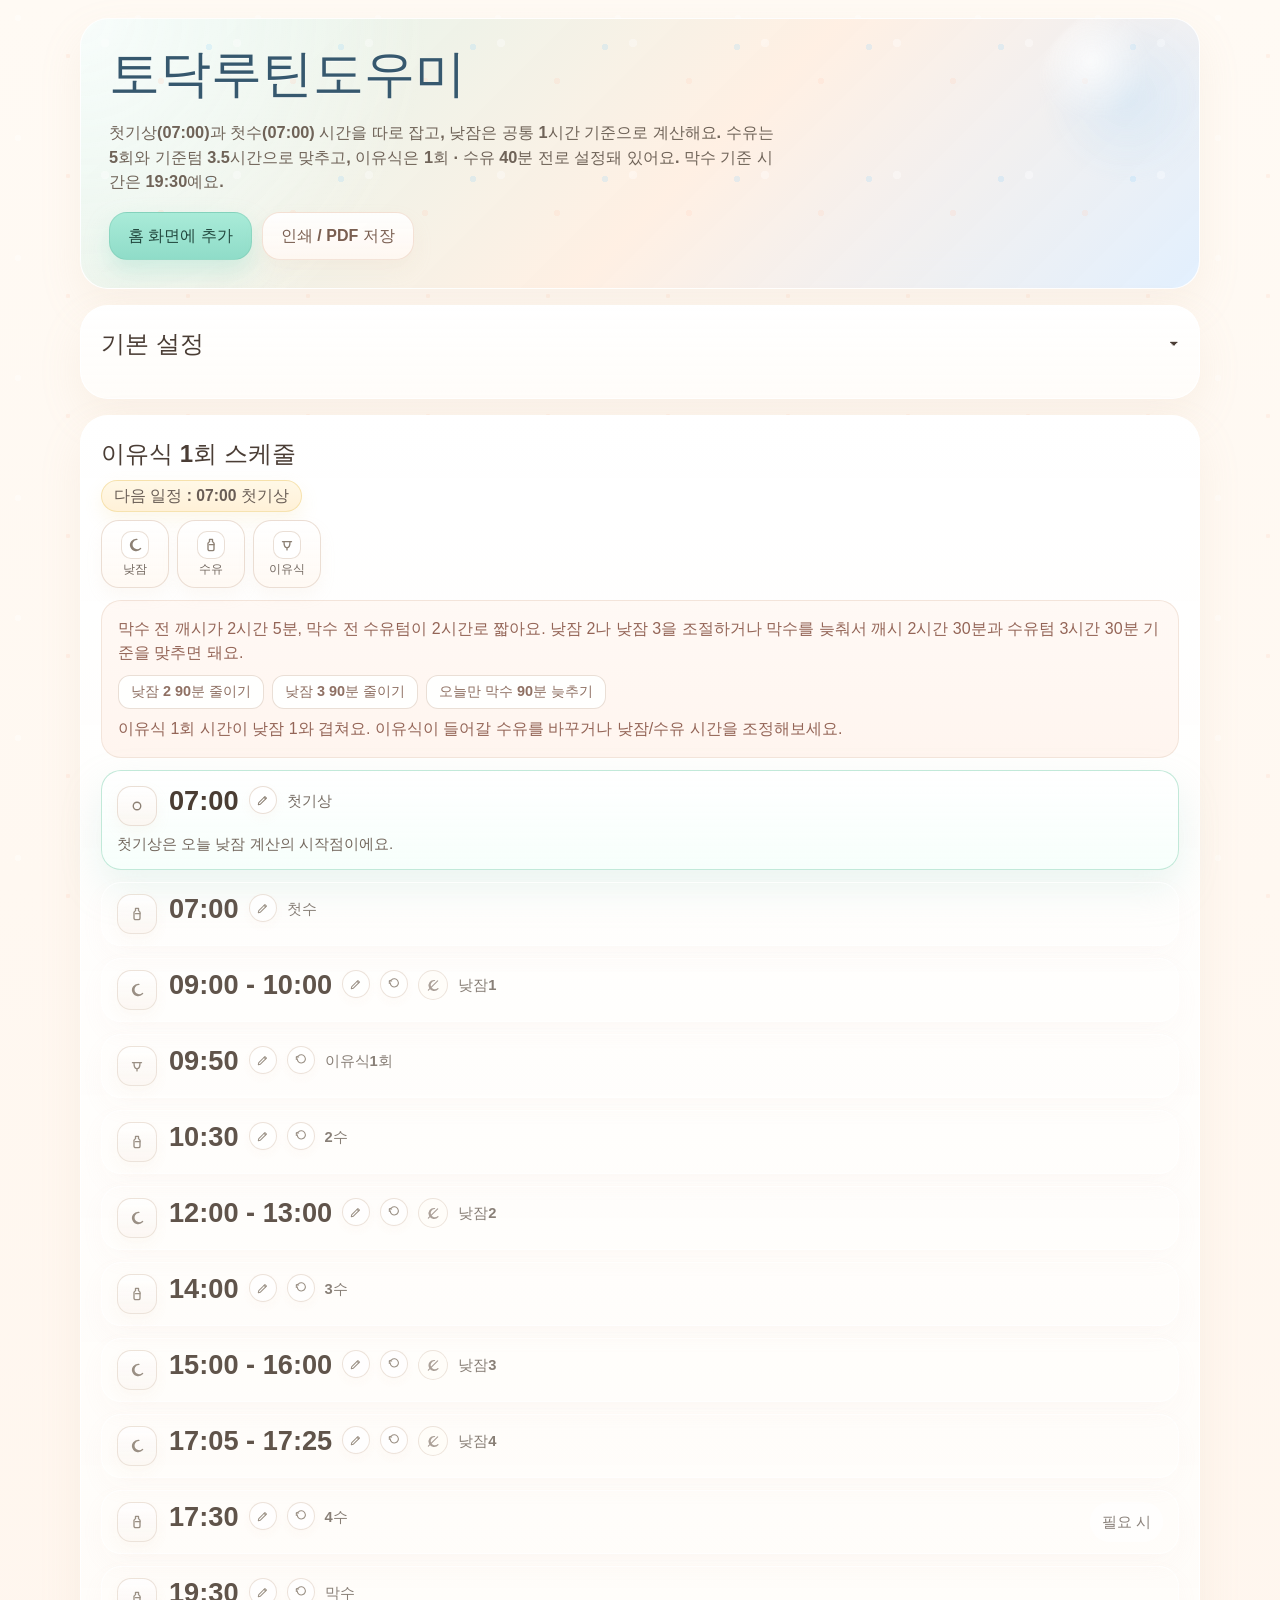
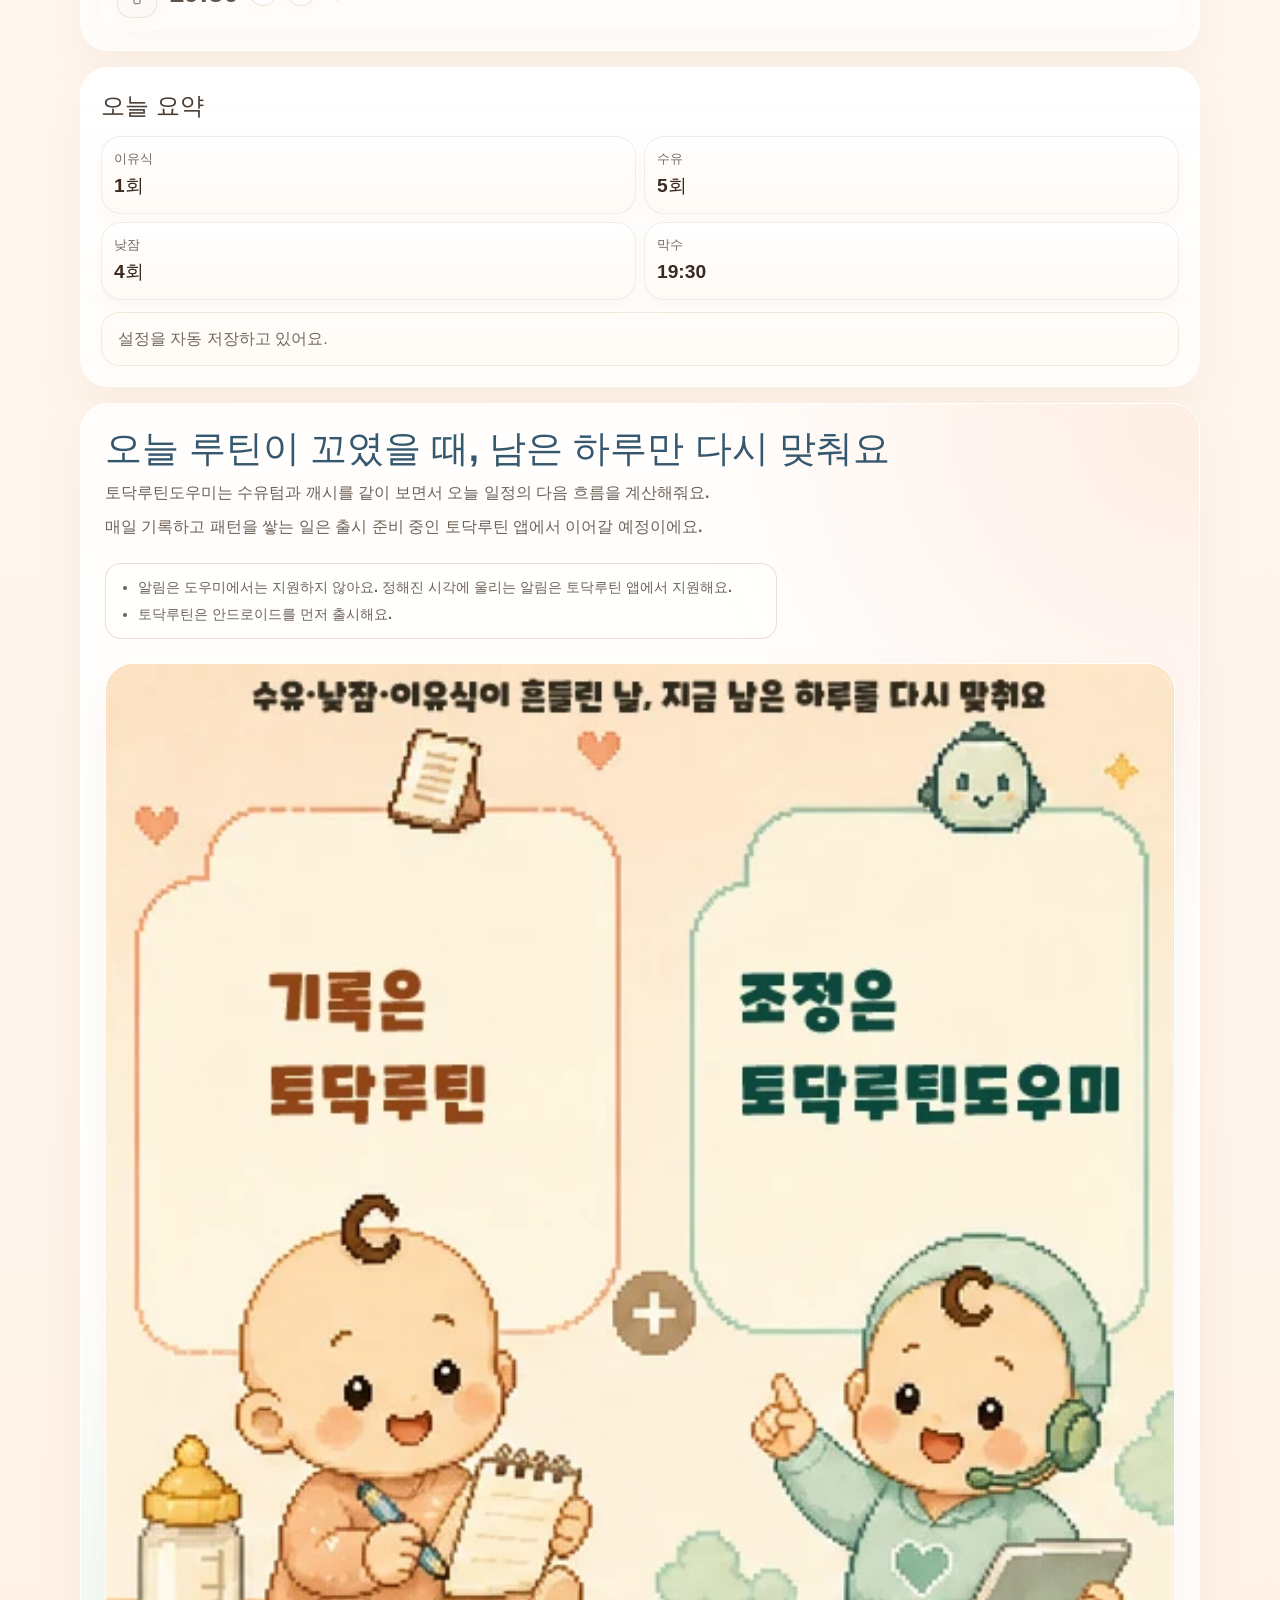
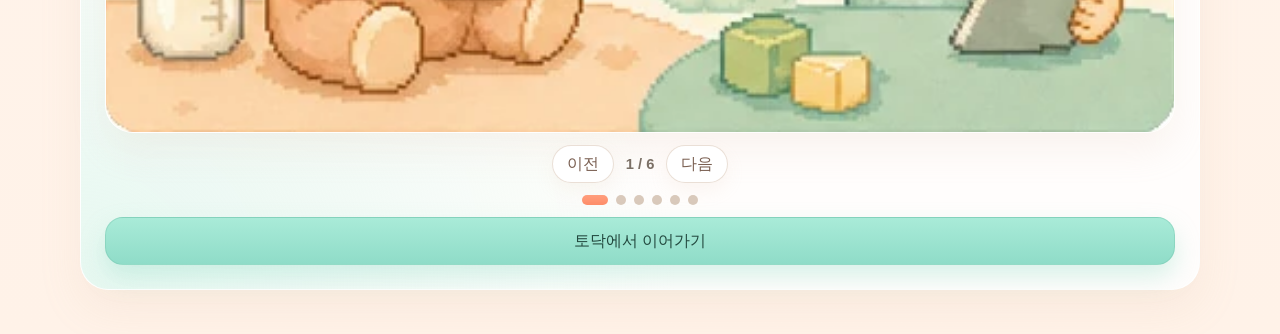
<file: todak-routine/index.html>
<!doctype html>
<html lang="ko">
  <head>
    <meta charset="UTF-8" />
    <meta
      name="viewport"
      content="width=device-width, initial-scale=1.0, viewport-fit=cover"
    />
    <meta name="theme-color" content="#fff9f0" />
    <meta
      name="description"
      content="토닥루틴도우미 | 오늘 수유, 수면, 이유식 흐름을 가볍게 계산하고 기록은 토닥루틴에서 이어가는 육아 루틴 서비스"
    />

    <!-- 링크 공유(카카오톡/커뮤니티) 미리보기용. og:url 과 og:image 는 반드시
         절대주소여야 하므로 배포 주소를 직접 적는다. 배포 위치가 바뀌면 아래
         두 줄을 같이 고칠 것. 카카오톡은 미리보기를 오래 캐시하므로, 이미지를
         교체했는데 옛날 게 뜨면 og-cover.png?v=2 처럼 뒤에 번호를 올린다. -->
    <meta property="og:type" content="website" />
    <meta property="og:site_name" content="토닥루틴도우미" />
    <meta property="og:locale" content="ko_KR" />
    <meta property="og:title" content="토닥루틴도우미 | 오늘 루틴 다시 맞추기" />
    <meta
      property="og:description"
      content="수유·낮잠·이유식이 흔들린 날, 지금 남은 하루를 다시 맞춰요. 설치 없이 웹에서 바로."
    />
    <meta
      property="og:url"
      content="https://kkanbi.github.io/html-proto/todak-routine/"
    />
    <meta
      property="og:image"
      content="https://kkanbi.github.io/html-proto/todak-routine/brand/og-cover.png"
    />
    <meta property="og:image:width" content="1200" />
    <meta property="og:image:height" content="630" />
    <meta property="og:image:alt" content="토닥루틴도우미 - 오늘 수유·낮잠·이유식 루틴을 다시 맞춰주는 웹 도우미" />
    <meta name="twitter:card" content="summary_large_image" />
    <meta name="twitter:title" content="토닥루틴도우미 | 오늘 루틴 다시 맞추기" />
    <meta
      name="twitter:description"
      content="수유·낮잠·이유식이 흔들린 날, 지금 남은 하루를 다시 맞춰요. 설치 없이 웹에서 바로."
    />
    <meta
      name="twitter:image"
      content="https://kkanbi.github.io/html-proto/todak-routine/brand/og-cover.png"
    />

    <link rel="manifest" href="./manifest.webmanifest" />
    <link rel="icon" href="./icons/app-icon-192.png" />
    <link rel="apple-touch-icon" href="./icons/app-icon-192.png" />
    <style>
      :root {
        color-scheme: light;
        background: #fff9f0;
      }

      body {
        margin: 0;
        background: #fff9f0;
      }

      #launch-splash {
        position: fixed;
        inset: 0;
        z-index: 9999;
        background: #fff9f0;
        transition: opacity 240ms ease, visibility 240ms ease;
      }

      #launch-splash.is-hidden {
        opacity: 0;
        visibility: hidden;
      }

      .launch-splash-image {
        width: 100%;
        height: 100%;
        display: block;
        object-fit: cover;
        object-position: center;
        image-rendering: pixelated;
      }
    </style>
    <title>토닥루틴도우미</title>
    <script type="module" crossorigin src="./assets/index-kK7_EKNt.js"></script>
    <link rel="stylesheet" crossorigin href="./assets/index-DjcqGLWQ.css">
  </head>
  <body>
    <div id="launch-splash" aria-hidden="true">
      <img
        class="launch-splash-image"
        src="./brand/todak-babylog-splash.webp"
        alt=""
      />
    </div>
    <div id="root"></div>
    <script>
      (function () {
        const splash = document.getElementById("launch-splash");
        if (!splash) return;

        let removed = false;
        const removeSplash = function () {
          if (removed) return;
          removed = true;
          splash.classList.add("is-hidden");
          window.setTimeout(function () {
            splash.remove();
          }, 260);
        };

        window.addEventListener("todak:app-ready", removeSplash, { once: true });
        window.setTimeout(removeSplash, 2400);
      })();
    </script>
  </body>
</html>
</file>
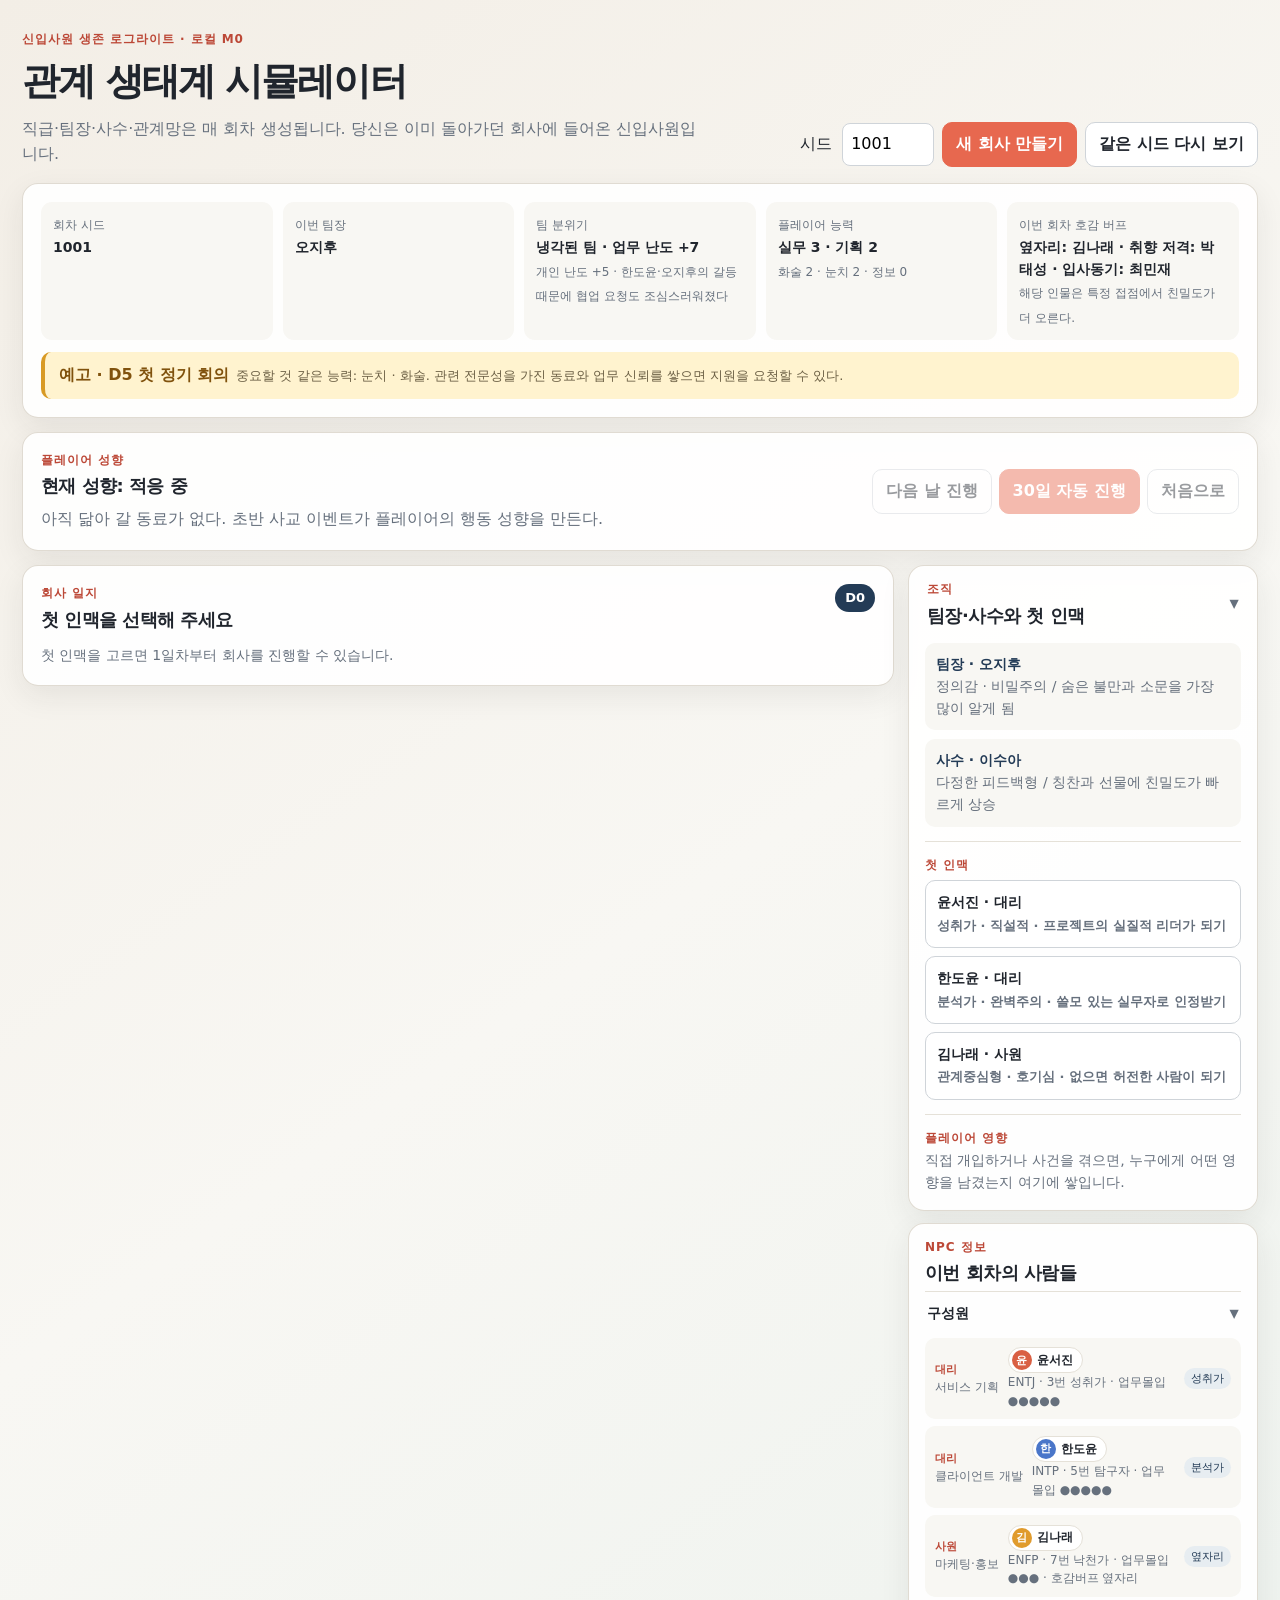
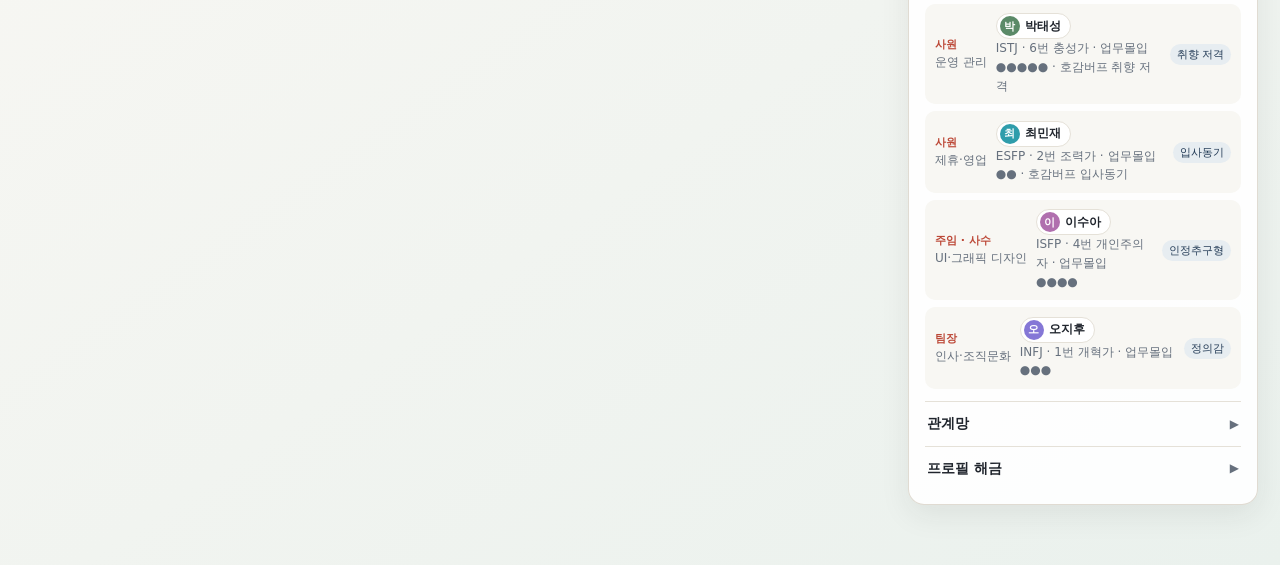
<file: 9to5-love/m0-relation-simulator/index.html>
<!doctype html>
<html lang="ko">
  <head>
    <meta charset="UTF-8" />
    <meta name="viewport" content="width=device-width, initial-scale=1.0" />
    <title>M0 관계 생태계 시뮬레이터</title>
    <link rel="stylesheet" href="style.css" />
  </head>
  <body>
    <main class="app-shell">
      <header class="hero">
        <div>
          <p class="eyebrow">신입사원 생존 로그라이트 · 로컬 M0</p>
          <h1>관계 생태계 시뮬레이터</h1>
          <p class="intro">직급·팀장·사수·관계망은 매 회차 생성됩니다. 당신은 이미 돌아가던 회사에 들어온 신입사원입니다.</p>
        </div>
        <div class="run-controls">
          <label>시드 <input id="seedInput" type="number" value="1001" /></label>
          <button id="newRunButton" class="primary">새 회사 만들기</button>
          <button id="replayButton">같은 시드 다시 보기</button>
        </div>
      </header>

      <section id="runSetup" class="panel setup-panel"></section>

      <section class="panel simulation-controls">
        <div>
          <p class="eyebrow">플레이어 성향</p>
          <h2 id="tendencyTitle">첫 인맥을 선택하면 성향이 생깁니다</h2>
          <p class="intro" id="tendencyHint">평소 행동은 가까운 NPC의 성향을 닮아 자동으로 일어납니다. 중요한 회사 이벤트에서만 직접 선택합니다.</p>
        </div>
        <div class="day-controls">
          <button id="nextDayButton" disabled>다음 날 진행</button>
          <button id="autoRunButton" class="primary" disabled>30일 자동 진행</button>
          <button id="resetRunButton" disabled>처음으로</button>
        </div>
      </section>

      <section class="panel pending-event" id="pendingEventPanel" hidden></section>

      <section class="game-grid">
        <article class="panel log-panel">
          <div class="panel-heading">
            <div><p class="eyebrow">회사 일지</p><h2 id="dayTitle">회사를 생성해 주세요</h2></div>
            <span id="dayBadge" class="badge">D0</span>
          </div>
          <div id="eventLog" class="event-log empty-state">새 회사를 만들면 이곳에 하루 단위의 행동과 사건이 기록됩니다.</div>
        </article>

        <aside class="side-col">
          <details class="panel side-panel" open>
            <summary><div><p class="eyebrow">조직</p><h2>팀장·사수와 첫 인맥</h2></div><span class="chev">▶</span></summary>
            <div class="side-body">
              <div id="authorityPanel" class="authority-panel empty-state">아직 배정되지 않았습니다.</div>
              <div class="divider"></div>
              <p class="eyebrow">첫 인맥</p>
              <div id="connectionCards" class="connection-cards empty-state">회사를 생성하면 첫 인맥을 선택할 수 있습니다.</div>
              <div class="divider"></div>
              <p class="eyebrow">플레이어 영향</p>
              <div id="playerImpactPanel" class="authority-panel empty-state">직접 개입하거나 사건을 겪으면 영향이 요약됩니다.</div>
            </div>
          </details>

          <div class="panel npc-panel">
            <div class="panel-heading"><div><p class="eyebrow">NPC 정보</p><h2>이번 회차의 사람들</h2></div></div>
            <details class="npc-section" open>
              <summary>구성원 <span class="chev">▶</span></summary>
              <div class="section-body"><div id="roster" class="roster"></div></div>
            </details>
            <details class="npc-section">
              <summary>관계망 <span class="chev">▶</span></summary>
              <div class="section-body"><div id="relationshipList" class="relationship-list empty-state">회사를 생성하면 시작 관계와 변화가 표시됩니다.</div></div>
            </details>
            <details class="npc-section">
              <summary>프로필 해금 <span class="chev">▶</span></summary>
              <div class="section-body"><div id="profilePanel" class="profile-grid empty-state">사건을 겪고 NPC를 관찰하면, 성격·욕망·상처 정보가 단계적으로 해금됩니다.</div></div>
            </details>
          </div>
        </aside>
      </section>

      <section class="panel summary-panel" id="summaryPanel" hidden></section>
    </main>
    <script src="app.js"></script>
  </body>
</html>
</file>
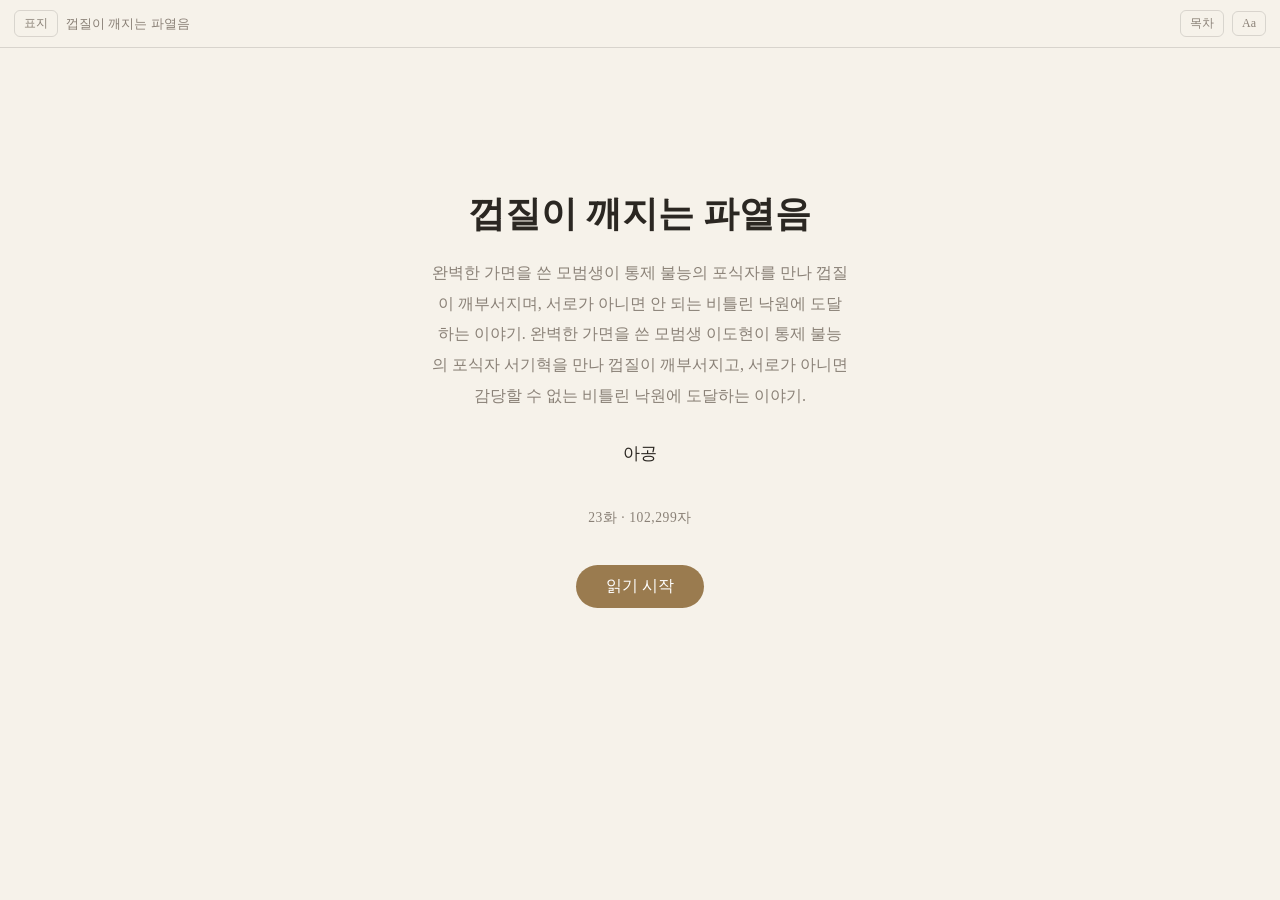
<file: book/novel/index.html>
<!DOCTYPE html>
<html lang="ko">
<head>
<meta charset="UTF-8">
<meta name="viewport" content="width=device-width, initial-scale=1, viewport-fit=cover">
<meta name="robots" content="noindex, nofollow, noarchive">
<title>껍질이 깨지는 파열음</title>
<style>
:root {
    --paper: #f6f2ea; --ink: #2b2722; --muted: #8a8177;
    --line: rgba(0,0,0,0.12); --accent: #9a7b4f;
    --size: 17px; --leading: 1.95; --measure: 34em;
    --serif: "Nanum Myeongjo", "Apple SD Gothic Neo", "Malgun Gothic", serif;
    --sans: "Pretendard", "Apple SD Gothic Neo", "Malgun Gothic", sans-serif;
    --font: var(--serif);
}
html[data-theme="sepia"] { --paper:#f2e6d0; --ink:#3a3026; --muted:#8d7a5f; --line:rgba(0,0,0,0.14); }
html[data-theme="dark"]  { --paper:#17181a; --ink:#ddd8d0; --muted:#8b8681; --line:rgba(255,255,255,0.14); --accent:#c9a66b; }

* { box-sizing: border-box; }
html, body { margin: 0; padding: 0; }
/* .cover 처럼 display 를 지정한 요소는 hidden 속성만으로 안 숨는다 */
[hidden] { display: none !important; }
body {
    background: var(--paper); color: var(--ink);
    font-family: var(--font); font-size: var(--size); line-height: var(--leading);
    -webkit-text-size-adjust: 100%;
    transition: background .2s, color .2s;
}
html[data-font="sans"] { --font: var(--sans); }

.bar {
    position: sticky; top: 0; z-index: 10;
    display: flex; align-items: center; gap: 8px;
    padding: 10px 14px;
    background: color-mix(in srgb, var(--paper) 88%, transparent);
    backdrop-filter: blur(8px);
    border-bottom: 1px solid var(--line);
}
.bar-title {
    flex: 1; min-width: 0; font-size: 13px; color: var(--muted);
    white-space: nowrap; overflow: hidden; text-overflow: ellipsis;
}
.bar button {
    background: none; border: 1px solid var(--line); color: var(--muted);
    border-radius: 6px; padding: 4px 9px; font-size: 12px; font-family: inherit;
    cursor: pointer; white-space: nowrap;
}
.bar button:hover { color: var(--ink); border-color: var(--accent); }

main { max-width: var(--measure); margin: 0 auto; padding: 0 22px 80px; }

.cover { min-height: 78vh; display: flex; flex-direction: column; justify-content: center; text-align: center; }
.cover h1 { font-size: 2.1em; line-height: 1.4; margin: 0 0 18px; font-weight: 700; }
.cover .sub { color: var(--muted); font-size: .95em; line-height: 1.9; margin: 0 auto 26px; max-width: 26em; }
.cover .author { font-size: 1em; margin-bottom: 34px; }
.cover .meta { color: var(--muted); font-size: .8em; letter-spacing: .04em; }
.cover .start { margin-top: 34px; }
.cover .start button {
    background: var(--accent); color: #fff; border: 0; border-radius: 999px;
    padding: 11px 30px; font-size: .92em; font-family: inherit; cursor: pointer;
}

.toc h3 { font-size: 1em; color: var(--muted); font-weight: 600; margin: 0 0 14px; }
.toc ul { list-style: none; margin: 0; padding: 0; }
.toc-item {
    display: flex; align-items: baseline; gap: 12px; width: 100%;
    padding: 12px 6px; background: none; border: 0; border-bottom: 1px solid var(--line);
    color: inherit; font-family: inherit; font-size: .92em; text-align: left; cursor: pointer;
}
.toc-item:hover { background: color-mix(in srgb, var(--accent) 8%, transparent); }
.toc-item.read .toc-num { color: var(--accent); }
.toc-num { flex-shrink: 0; color: var(--muted); font-size: .85em; min-width: 3.4em; }
.toc-title { flex: 1; min-width: 0; }
.toc-chars { flex-shrink: 0; color: var(--muted); font-size: .78em; }

.chapter-head { margin: 30px 0 34px; text-align: center; }
.chapter-num { color: var(--accent); font-size: .8em; letter-spacing: .1em; margin-bottom: 8px; }
.chapter-head h2 { font-size: 1.35em; margin: 0; font-weight: 700; line-height: 1.5; }
.chapter-body p { margin: 0 0 .35em; text-indent: 0; word-break: keep-all; }
.chapter-body .blank { height: .9em; }
.chapter-nav { display: flex; gap: 8px; margin-top: 56px; padding-top: 22px; border-top: 1px solid var(--line); }
.nav-btn {
    flex: 1; padding: 11px 8px; background: none; border: 1px solid var(--line);
    border-radius: 8px; color: var(--muted); font-family: inherit; font-size: .82em; cursor: pointer;
}
.nav-btn:hover { color: var(--ink); border-color: var(--accent); }
.nav-btn:disabled { opacity: .32; cursor: default; }

/* 좌우 넘김 모드 - 화면 하나가 한 쪽 */
html[data-mode="page"] main { max-width: none; padding: 0; }
html[data-mode="page"] .chapter:not([hidden]) {
    /* --page-h 는 줄 높이의 배수로 맞춰 넣는다(fitPageHeight). 그래야 맨 아래 줄이
       반만 잘려 보이지 않는다. 스크립트가 아직 안 돌았으면 화면 높이를 쓴다. */
    height: var(--page-h, calc(100vh - 92px));
    /* 좌우 여백은 반드시 column-gap 의 절반이어야 한다.
       그래야 '한 쪽 = 화면 너비'가 되어 넘길 때 어긋나지 않는다. */
    column-width: 32em; column-gap: 60px;
    padding: 26px 30px; overflow: hidden;
}
html[data-mode="page"] .chapter-nav { display: none; }
html[data-mode="page"] .pager { display: flex; }
.pager {
    display: none; position: fixed; bottom: 0; left: 0; right: 0;
    align-items: center; gap: 10px; padding: 8px 14px;
    background: color-mix(in srgb, var(--paper) 92%, transparent);
    border-top: 1px solid var(--line);
}
.pager button {
    background: none; border: 1px solid var(--line); color: var(--muted);
    border-radius: 6px; padding: 6px 14px; font-family: inherit; font-size: .8em; cursor: pointer;
}
.pager .pos { flex: 1; text-align: center; color: var(--muted); font-size: .75em; }

.panel {
    position: fixed; right: 12px; top: 52px; z-index: 20;
    background: var(--paper); border: 1px solid var(--line); border-radius: 10px;
    padding: 12px; width: 220px; box-shadow: 0 8px 28px rgba(0,0,0,.16);
}
.panel[hidden] { display: none; }
.panel-row { display: flex; align-items: center; gap: 6px; margin-bottom: 9px; }
.panel-row:last-child { margin-bottom: 0; }
.panel-label { flex-shrink: 0; width: 3.6em; font-size: .72em; color: var(--muted); }
.panel-row button {
    flex: 1; padding: 5px 4px; background: none; border: 1px solid var(--line);
    border-radius: 5px; color: var(--muted); font-family: inherit; font-size: .74em; cursor: pointer;
}
.panel-row button.on { background: var(--accent); color: #fff; border-color: var(--accent); }

@media print {
    .bar, .chapter-nav, .pager, .panel { display: none !important; }
    .chapter[hidden] { display: block !important; }
    .chapter { page-break-after: always; }
}
</style>
</head>
<body>

<div class="bar">
    <button data-home>표지</button>
    <div class="bar-title" id="barTitle">껍질이 깨지는 파열음</div>
    <button data-toc>목차</button>
    <button data-panel>Aa</button>
</div>

<div class="panel" id="panel" hidden>
    <div class="panel-row"><span class="panel-label">글자</span>
        <button data-size="-1">작게</button><button data-size="1">크게</button></div>
    <div class="panel-row"><span class="panel-label">글꼴</span>
        <button data-font="serif">명조</button><button data-font="sans">고딕</button></div>
    <div class="panel-row"><span class="panel-label">배경</span>
        <button data-theme="light">밝게</button><button data-theme="sepia">종이</button><button data-theme="dark">어둡게</button></div>
    <div class="panel-row"><span class="panel-label">넘김</span>
        <button data-mode="scroll">스크롤</button><button data-mode="page">좌우</button></div>
</div>

<main>
    <section class="cover" id="cover">
        <h1>껍질이 깨지는 파열음</h1>
        <p class="sub">완벽한 가면을 쓴 모범생이 통제 불능의 포식자를 만나 껍질이 깨부서지며, 서로가 아니면 안 되는 비틀린 낙원에 도달하는 이야기.

완벽한 가면을 쓴 모범생 이도현이 통제 불능의 포식자 서기혁을 만나 껍질이 깨부서지고, 서로가 아니면 감당할 수 없는 비틀린 낙원에 도달하는 이야기.</p>
        <div class="author">아공</div>
        <div class="meta">23화 · 102,299자</div>
        <div class="start"><button data-start>읽기 시작</button></div>
    </section>

    <section class="toc" id="toc" hidden>
        <h3>목차</h3>
        <ul>
        <li><button class="toc-item" data-go="0">
            <span class="toc-num">1화</span>
            <span class="toc-title">수돗가</span>
            <span class="toc-chars">4,673자</span>
        </button></li>
        <li><button class="toc-item" data-go="1">
            <span class="toc-num">2화</span>
            <span class="toc-title">전학생</span>
            <span class="toc-chars">4,024자</span>
        </button></li>
        <li><button class="toc-item" data-go="2">
            <span class="toc-num">3화</span>
            <span class="toc-title">느긋한 침략자</span>
            <span class="toc-chars">4,680자</span>
        </button></li>
        <li><button class="toc-item" data-go="3">
            <span class="toc-num">4화</span>
            <span class="toc-title">계획 밖의 변수</span>
            <span class="toc-chars">4,590자</span>
        </button></li>
        <li><button class="toc-item" data-go="4">
            <span class="toc-num">5화</span>
            <span class="toc-title">학교의 새로운 중심</span>
            <span class="toc-chars">4,982자</span>
        </button></li>
        <li><button class="toc-item" data-go="5">
            <span class="toc-num">6화</span>
            <span class="toc-title">목격자</span>
            <span class="toc-chars">4,189자</span>
        </button></li>
        <li><button class="toc-item" data-go="6">
            <span class="toc-num">7화</span>
            <span class="toc-title">목줄</span>
            <span class="toc-chars">4,434자</span>
        </button></li>
        <li><button class="toc-item" data-go="7">
            <span class="toc-num">8화</span>
            <span class="toc-title">비틀린 제안</span>
            <span class="toc-chars">4,150자</span>
        </button></li>
        <li><button class="toc-item" data-go="8">
            <span class="toc-num">9화</span>
            <span class="toc-title">몇 분 줄 건데</span>
            <span class="toc-chars">4,311자</span>
        </button></li>
        <li><button class="toc-item" data-go="9">
            <span class="toc-num">10화</span>
            <span class="toc-title">추락하는 조명</span>
            <span class="toc-chars">4,454자</span>
        </button></li>
        <li><button class="toc-item" data-go="10">
            <span class="toc-num">11화</span>
            <span class="toc-title">비품 감사</span>
            <span class="toc-chars">4,817자</span>
        </button></li>
        <li><button class="toc-item" data-go="11">
            <span class="toc-num">12화</span>
            <span class="toc-title">공모</span>
            <span class="toc-chars">4,480자</span>
        </button></li>
        <li><button class="toc-item" data-go="12">
            <span class="toc-num">13화</span>
            <span class="toc-title">배신</span>
            <span class="toc-chars">4,712자</span>
        </button></li>
        <li><button class="toc-item" data-go="13">
            <span class="toc-num">14화</span>
            <span class="toc-title">공모의 그림자</span>
            <span class="toc-chars">4,343자</span>
        </button></li>
        <li><button class="toc-item" data-go="14">
            <span class="toc-num">15화</span>
            <span class="toc-title">선 넘기</span>
            <span class="toc-chars">4,295자</span>
        </button></li>
        <li><button class="toc-item" data-go="15">
            <span class="toc-num">16화</span>
            <span class="toc-title">창고의 반전</span>
            <span class="toc-chars">4,295자</span>
        </button></li>
        <li><button class="toc-item" data-go="16">
            <span class="toc-num">17화</span>
            <span class="toc-title">들킨 위선</span>
            <span class="toc-chars">4,532자</span>
        </button></li>
        <li><button class="toc-item" data-go="17">
            <span class="toc-num">18화</span>
            <span class="toc-title">축제 당일</span>
            <span class="toc-chars">4,295자</span>
        </button></li>
        <li><button class="toc-item" data-go="18">
            <span class="toc-num">19화</span>
            <span class="toc-title">폭력적 개화</span>
            <span class="toc-chars">4,409자</span>
        </button></li>
        <li><button class="toc-item" data-go="19">
            <span class="toc-num">20화</span>
            <span class="toc-title">버려진 사냥감</span>
            <span class="toc-chars">4,462자</span>
        </button></li>
        <li><button class="toc-item" data-go="20">
            <span class="toc-num">21화</span>
            <span class="toc-title">빈칸</span>
            <span class="toc-chars">4,321자</span>
        </button></li>
        <li><button class="toc-item" data-go="21">
            <span class="toc-num">22화</span>
            <span class="toc-title">증발</span>
            <span class="toc-chars">4,567자</span>
        </button></li>
        <li><button class="toc-item" data-go="22">
            <span class="toc-num">23화</span>
            <span class="toc-title">사냥개의 탄생</span>
            <span class="toc-chars">4,284자</span>
        </button></li></ul>
    </section>

    
        <article class="chapter" data-index="0" hidden>
            <header class="chapter-head">
                <div class="chapter-num">1화</div>
                <h2>수돗가</h2>
            </header>
            <div class="chapter-body">
<p>고등학교 3년은 연극이다.</p>
<div class="blank"></div>
<p>이도현은 그걸 꽤 일찍 알았다. 무대가 있고, 배역이 있고, 대사가 있다. 도현의 배역은 성심고 전교 1등, 완벽한 반장. 대사는 항상 친절하고 명확하다. 퇴장 타이밍도 완벽하다. 3년째 같은 배역을 맡고 있고, 단 한 번도 NG를 낸 적이 없었다.</p>
<p>문제는 3년째 같은 연극을 하고 있다는 거였다.</p>
<div class="blank"></div>
<p>이도현의 세계는 정확하게 설계되어 있었다. 아침 6시 50분 기상. 교복 상의 단추는 맨 위까지. 칠판 필기는 파란색, 보충은 검은색. 쉬는 시간엔 먼저 말을 걸지 않는다. 점심은 민우랑 먹거나 혼자 먹는다. 체육 수업은 될 수 있으면 빠진다. 누군가 부탁을 해오면 들어준다. 단, 표정은 항상 같은 온도로. 이 루틴이 흐트러지는 날은 없었다. 사람들은 그걸 성실하다고 불렀다. 도현은 그게 성실한 게 아니라는 걸 알고 있었다. 그냥 이쪽이 덜 피곤했다. 예측 가능한 하루 안에서, 도현은 한 번도 놀란 적이 없었다.</p>
<div class="blank"></div>
<p>오늘까지는.</p>
<div class="blank"></div>
<p>5교시 체육 수업이 끝났다. 형식뿐인 체육 수업은 유난히 길게 느껴졌다. 도현은 인파가 빠지기 전에 먼저 빠져나왔다. 으레 그렇듯 도현은 소매가 젖지 않도록 셔츠를 두 번 접어 걷어 올리며 수돗가 끝자리로 걸어갔다. 사람들과 부대끼는 게 싫었고, 남들이 입을 댄 수도꼭지는 더 싫었다.</p>
<p>첫 번째 수도꼭지를 틀었다.</p>
<div class="blank"></div>
<p>&quot;쏴아아—&quot;</p>
<div class="blank"></div>
<p>기세 좋게 쏟아진 물이 셔츠 앞섶을 전부 적셔버렸다. 옆으로 옮겼더니 이번엔 물방울만 뚝뚝. 도현은 작은 한숨을 내쉬었다. 오늘은 아침부터 뭐 하나 되는 일이 없었다. 다시 옆 수도꼭지로 자리를 옮겼다.</p>
<div class="blank"></div>
<p>&quot;쏴아아아아—&quot;</p>
<div class="blank"></div>
<p>비릿한 철분 냄새와 함께 물줄기가 솟구쳤다. 도현은 손바닥에 물을 받아 얼굴을 적셨다. 뺨을 타고 흘러내리는 물방울이 목덜미를 적시자, 지독한 여름의 권태가 잠시 씻겨 내려가는 듯했다. 다시 손을 오목하게 모아 물을 받으려던 찰나였다.</p>
<div class="blank"></div>
<p>&quot;고장 났나 봐.&quot;</p>
<div class="blank"></div>
<p>낮게 깔린, 낯선 목소리가 고막을 긁었다. 대답할 틈도 없었다. 커다란 그림자가 도현의 시야를 덮쳤다. 고개를 들기도 전에, 누군가 도현이 마시려던 물줄기 위로 얼굴을 들이밀었다. 처음 보는 얼굴이었다. 도현이 수도꼭지를 옮겨 다닐 때부터 이쪽을 보고 있었던 모양이었다. 누구지, 생각할 틈도 없이 남자가 성큼 거리를 좁혔다.</p>
<div class="blank"></div>
<p>&quot;……!&quot;</p>
<div class="blank"></div>
<p>눈앞의 남자는 도현의 손이 닿아 있던 바로 그 지점, 물줄기가 솟구치는 정점에 입술을 갖다 댔다. 벌어진 입술 사이로 붉은 혀끝이 언뜻 보였다. 뜨거운 공기 탓일까, 붉은색이 빛에 번진 듯 강렬하게 인식되었다. 방금 전까지 도현의 입술이 머물렀던 물의 궤적을 그가 거침없이 가로채고 있었다.</p>
<div class="blank"></div>
<p>꿀꺽, 꿀꺽.</p>
<div class="blank"></div>
<p>목울대가 크게 움직일 때마다 남자의 젖은 앞머리에서 떨어진 물방울이 도현의 손등에 툭툭 떨어졌다. 남자의 뜨거운 체온과 숨결이 닿을 듯 가까웠다. 도현은 숨을 멈췄다. 밀쳐내기는커녕 아무런 대응도 하지 못한 채, 물을 마시는 남자의 옆모습을 멍하니 바라봤다.</p>
<div class="blank"></div>
<p>자기 또래로 보였다. 단정하고 자기주장이 확실한 이목구비였다. 매끄럽게 떨어지는 콧날은 물줄기에 방해받지 않도록 살짝 비켜 있었다. 혀끝으로 자연스럽게 물줄기를 끌어당기는 모습, 물에 젖어 번들거리는 입술.</p>
<p>도현은 어쩐지 눈을 뗄 수가 없었다. 이윽고 남자가 천천히 고개를 들었다. 턱끝을 타고 흐르는 물줄기를 닦지도 않은 채, 나른하게 웃었다.</p>
<div class="blank"></div>
<p>&quot;차갑네.&quot;</p>
<div class="blank"></div>
<p>남자의 눈이 도현의 굳어버린 눈동자를 집요하게 훑었다. 그가 혀를 내어 제 입술에 묻은 물기를 핥았다. 마치 방금 마신 게 물이 아니라듯 도현을 나른하게 쳐다보다  시선을 내려 도현의 젖은 옷을 훑었다. 얇은 하얀 셔츠가 물에 젖어 살결에 딱 달라붙은 곳, 그 너머로 비치는 속살의 굴곡을 마치 손으로 만지듯 느리게 훑어 내렸다. 노골적이었다. 도현은 제 치부를 들킨 것마냥 뒷덜미가 화끈거렸다. 밀쳐내야 하는데. 꺼지라고 소리쳐야 하는데. 남자의 눈동자에 박힌 기묘한 열기 때문에 발가락 끝이 딱딱하게 굳어버렸다.</p>
<div class="blank"></div>
<p>&quot;또 보자.&quot;</p>
<div class="blank"></div>
<p>그러고는 정말 아무 일도 없었다는 듯 등을 돌렸다.</p>
<div class="blank"></div>
<p>도현은 멀어지는 뒷모습을 한동안 바라봤다.</p>
<p>수돗물은 여전히 세차게 쏟아지고 있었다.</p>
<div class="blank"></div>
<p>그제야 정신을 차린 도현이 수도꼭지를 잠갔다. 손등에 남은 물기를 교복 바지에 문질러 닦았다. 한 번. 그리고 한 번 더.</p>
<div class="blank"></div>
<p>필요 이상으로 세게 문지르고 있다는 걸 깨닫고서야 손을 멈췄다.</p>
<div class="blank"></div>
<p>재수 없어.</p>
<div class="blank"></div>
<p>도현은 젖은 셔츠를 잡아당겨 정리했다. 흐트러진 앞머리도 다시 쓸어 올렸다. 단추와 소매를 확인하고 나니 그제야 조금 전의 일이 제자리에서 밀려나는 것 같았다.</p>
<div class="blank"></div>
<p>그런데도 한마디가 남았다.</p>
<div class="blank"></div>
<p>또 보자.</p>
<div class="blank"></div>
<p>도현은 미간을 찌푸렸다.</p>
<div class="blank"></div>
<p>다시는 볼 일 없겠지.</p>
<div class="blank"></div>
<p>“딩동댕동—”</p>
<p>체육 수업이 끝나는 종이 울렸다. 도현은 평소보다 조금 빠른 걸음으로 교실을 향했다.</p>
<div class="blank"></div>
<p>복도에 들어서는 순간 의식적으로 턱을 당기고 어깨를 폈다. 아는 얼굴과 마주칠 때마다 적당히 눈을 맞추고, 적당한 각도로 고개를 끄덕였다. 얼굴 근육이 뭘 해야 하는지는 몸이 먼저 알았다. 수년 동안 익힌 자동반응이었다.</p>
<div class="blank"></div>
<p>교실에 들어서자 앞자리의 민우가 뒤를 돌아봤다.</p>
<div class="blank"></div>
<p>“어디 갔다가 이렇게 늦었어?”</p>
<div class="blank"></div>
<p>도현은 대답 대신 젖은 셔츠 앞섶을 손가락으로 들어 보였다.</p>
<div class="blank"></div>
<p>“아, 거기 수도꼭지 고장 난 거 틀었지? 나도 저번에 당했어.”</p>
<div class="blank"></div>
<p>민우가 웃었다. 급식이 맛있어도 웃고, 시험이 끝나도 웃고, 그냥 날씨가 좋아도 웃는 놈이었다. 도현은 그게 가끔 신기했다. 부럽다거나 대단하다는 의미는 아니었다. 단지 작동 원리를 이해할 수 없었다. 도현이 마지막으로 아무 이유 없이 웃은 게 언제였는지는 기억나지 않았다.</p>
<div class="blank"></div>
<p>민우가 뭔가 더 말하려던 순간 교실 문이 드르륵 열렸다. 담임이 들어와 출석부 모서리로 교탁을 두어 번 두드렸다.</p>
<div class="blank"></div>
<p>“자, 조용히. 오늘 우리 반에 전학생이 왔다. 사정이 있어서 아침 조회 때는 못 왔고. 부산에서 왔다니까 멀리 이사 온 거 배려해서 잘 챙겨줘라. 운동도 잘한다던데 체육대회 때 기대해봐도 되겠지. 서기혁, 들어와.”</p>
<div class="blank"></div>
<p>도현의 손이 멈췄다. 이유는 없었다. 그냥 이상한 예감이 들었다.</p>
<div class="blank"></div>
<p>민우가 도현 쪽으로 고개를 기울였다.</p>
<div class="blank"></div>
<p>“다음 주가 중간고사인데, 지금 전학 오네.”</p>
<div class="blank"></div>
<p>교실 문이 다시 열렸다. 먼저 운동화 밑창이 바닥을 밟는 소리가 들렸다. 느긋하고 묵직한 발걸음이었다. 곧 여기저기서 작은 탄성이 터져 나왔다.</p>
<div class="blank"></div>
<p>“와, 키 봐.”</p>
<div class="blank"></div>
<p>“쟤 아까 운동장에 있던 애 아냐?”</p>
<div class="blank"></div>
<p>도현은 고개를 들지 않았다. 괜히 펜 끝으로 노트 모서리를 꾹 눌렀다.</p>
<div class="blank"></div>
<p>설마.</p>
<div class="blank"></div>
<p>“안녕하세요.”</p>
<div class="blank"></div>
<p>낮고 익숙한 목소리였다.</p>
<div class="blank"></div>
<p>도현이 천천히 고개를 들었다. 수돗가의 남자가 교탁 옆에 서 있었다.</p>
<div class="blank"></div>
<p>말끔하게 마른 머리카락에 셔츠 단추도 단정하게 채워져 있었다. 불과 몇 분 전 수도꼭지 앞에서 도현이 마시던 물줄기를 거리낌 없이 가로채던 사람이라고는 믿기 어려울 만큼 멀쩡한 모습이었다.</p>
<div class="blank"></div>
<p>둘의 시선이 마주쳤다. 기혁의 눈이 아주 잠깐 가늘어졌다. 도현은 아무 표정 없이 그 얼굴을 바라봤다.</p>
<div class="blank"></div>
<p>옆에서 민우가 몸을 빼꼼 내밀었다.</p>
<div class="blank"></div>
<p>“야, 도현아. 쟤 좀 봐. 실화냐?”</p>
<div class="blank"></div>
<p>도현은 못 들은 척했다.</p>
<div class="blank"></div>
<p>“도현아. 야. 이도현.”</p>
<div class="blank"></div>
<p>“……왜.”</p>
<div class="blank"></div>
<p>“너 옆자리 비어 있잖아. 쟤 거기 앉으면 되겠다. 우리 반 복 터졌네.”</p>
<div class="blank"></div>
<p>도현이 그제야 민우를 봤다.</p>
<div class="blank"></div>
<p>“그래서.”</p>
<div class="blank"></div>
<p>민우는 도현의 반응 따위는 신경도 쓰지 않고 싱글벙글 웃었다. 담임이 교실을 한 번 둘러봤다.</p>
<div class="blank"></div>
<p>“빈자리가 어디지?”</p>
<div class="blank"></div>
<p>민우가 기다렸다는 듯 손을 번쩍 들었다.</p>
<div class="blank"></div>
<p>“선생님! 이도현 옆자리 비었어요. 거기 앉으면 돼요.”</p>
<div class="blank"></div>
<p>도현이 말없이 민우의 등을 찔렀다.</p>
<div class="blank"></div>
<p>“아, 왜.”</p>
<div class="blank"></div>
<p>민우가 낄낄거리며 몸을 피했다. 담임은 별 고민도 하지 않았다.</p>
<div class="blank"></div>
<p>“그래. 서기혁, 이도현 옆자리.”</p>
<div class="blank"></div>
<p>도현의 손가락이 멈췄다.</p>
<div class="blank"></div>
<p>기혁의 시선이 먼저 민우에게 향했다.</p>
<div class="blank"></div>
<p>“고마워.”</p>
<div class="blank"></div>
<p>환하게 웃었다. 반 아이들이 다시 한 번 술렁였다. 민우는 귀까지 조금 붉어진 채 괜히 목덜미를 긁었다.</p>
<div class="blank"></div>
<p>그리고 기혁의 시선이 움직였다. 천천히 교실 안쪽을 지나 뒤편까지. 마침내 도현에게 닿았다.</p>
<div class="blank"></div>
<p>수돗가에서 보았던 것과는 전혀 다른 얼굴이었다. 친절하고 느긋하고, 조금 전 일 따위는 기억에도 없다는 듯 멀쩡한 얼굴이었다.</p>
<div class="blank"></div>
<p>그런데 도현은 알았다.</p>
<div class="blank"></div>
<p>눈은 그대로였다.</p>
<div class="blank"></div>
<p>기혁의 입꼬리가 아주 조금 올라갔다.</p>
<div class="blank"></div>
<p>“서기혁이다. 잘 부탁해.”</p>
<div class="blank"></div>
<p>담임이 시키지도 않은 자기소개였다. 교실 전체를 향한 말인데도 이상하게 도현에게만 하는 말처럼 들렸다.</p>
<div class="blank"></div>
<p>기혁이 교탁 아래로 내려왔다. 그리고 도현을 바라본 채 입술만 움직였다.</p>
<div class="blank"></div>
<p>찾았다.</p>
<div class="blank"></div>
<p>도현의 미간이 미세하게 좁아졌다.</p>
<div class="blank"></div>
<p>뭐?</p>
<div class="blank"></div>
<p>물어볼 틈도 없이 기혁은 이미 이쪽으로 걸어오고 있었다. 운동화 소리가 조금씩 가까워졌다.</p>
<div class="blank"></div>
<p>드르륵—</p>
<div class="blank"></div>
<p>옆자리 의자가 뒤로 밀렸다. 기혁이 가방을 아무렇게나 내려놓고 자리에 앉았다. 불과 팔 하나가 채 되지 않는 거리였다.</p>
<div class="blank"></div>
<p>도현은 정면을 바라봤다. 칠판도, 분필 가루도, 담임의 목소리도 조금 전과 다를 게 없었다. 익숙한 교실이었다. 그런데 옆에 사람 하나가 앉았을 뿐인데 모든 것의 간격이 미묘하게 어긋난 것 같았다.</p>
<div class="blank"></div>
<p>도현은 책상 위에 손을 가지런히 올렸다. 무시하면 된다. 전학생 하나다. 곧 익숙해질 것이다.</p>
<div class="blank"></div>
<p>옆에서 기혁이 등받이에 몸을 기대는 소리가 났다. 도현은 칠판에서 눈을 떼지 않았다.</p>
<div class="blank"></div>
<p>잠시 뒤, 아주 가까운 곳에서 낮은 목소리가 들렸다.</p>
<div class="blank"></div>
<p>“또 보네.”</p>
<div class="blank"></div>
<p>샤프 끝이 노트 위에서 멈췄다.</p>
<div class="blank"></div>
<p>도현은 대답하지 않았다. 다만 조금 전까지 아무 문제 없이 흘러가던 하루가, 아주 미세하게 어긋나기 시작했다는 것만은 알 수 있었다.</p>
            </div>
            <nav class="chapter-nav">
                <button class="nav-btn" data-step="-1">← 이전 화</button>
                <button class="nav-btn" data-toc>목차</button>
                <button class="nav-btn" data-step="1">다음 화 →</button>
            </nav>
        </article>
        <article class="chapter" data-index="1" hidden>
            <header class="chapter-head">
                <div class="chapter-num">2화</div>
                <h2>전학생</h2>
            </header>
            <div class="chapter-body">
<p>하루종일 내내 서기혁은 놀랍도록 아무것도 하지 않았다.</p>
<div class="blank"></div>
<p>도현은 그게 오히려 신경 쓰였다.</p>
<div class="blank"></div>
<p>조금 전 수돗가에서 벌어진 일을 생각하면 옆자리에 앉자마자 무슨 말이라도 걸 줄 알았다. 비웃든, 아는 척을 하든, 적어도 저 혼자 재미있다는 듯 웃기라도 할 줄 알았다.</p>
<div class="blank"></div>
<p>하지만 기혁은 가방만 책상 옆에 내려놓고 의자에 깊숙이 몸을 묻었다. 교과서도 꺼내지 않았다. 필통도 없었다. 턱을 괸 채 창밖을 바라볼 뿐이었다.</p>
<div class="blank"></div>
<p>도현은 샤프를 두 번 누른 뒤, 책상 오른쪽 위에 내려놓았다. 노트를 펼쳐 날짜를 적고, 교과서의 진도를 확인했다. 늘 하던 일이었다.</p>
<div class="blank"></div>
<p>그런데 오늘은 그 모든 동작을 하나씩 의식하고 있었다.</p>
<div class="blank"></div>
<p>도현은 펜에 힘을 줬다.</p>
<div class="blank"></div>
<p>별거 아니다. 옆에 처음 보는 놈이 앉은 것뿐이다. 이틀이면 익숙해진다. 이틀이 아니어도 무시하면 그만이다.</p>
<div class="blank"></div>
<p>6교시 수학이 시작됐다.</p>
<div class="blank"></div>
<p>담임이 칠판에 판서를 하는 동안에도 기혁은 교과서를 펼치지 않았다. 창밖을 보다가, 턱을 괴었다가, 가끔 하품을 했다. 선생이 질문을 던져도 별 관심이 없는 얼굴이었다.</p>
<div class="blank"></div>
<p>“서기혁.”</p>
<div class="blank"></div>
<p>기혁이 느릿하게 고개를 들었다.</p>
<div class="blank"></div>
<p>“전학 첫날부터 수업이 그렇게 재미없냐?” 선생님이 물었다.</p>
<div class="blank"></div>
<p>교실 여기저기서 웃음이 터졌다. 기혁은 별로 당황하지 않았다.</p>
<div class="blank"></div>
<p>“아뇨.”</p>
<div class="blank"></div>
<p>“그럼 17번. 답이 뭐야?”</p>
<div class="blank"></div>
<p>기혁이 칠판을 봤다. 문제를 읽는 데 몇 초도 걸리지 않았다.</p>
<div class="blank"></div>
<p>“3번이요.”</p>
<p>선생님의 표정이 미묘하게 굳었다.</p>
<div class="blank"></div>
<p>“……풀이도 말해봐.”</p>
<p>기혁은 칠판을 한 번 더 올려다봤다.</p>
<div class="blank"></div>
<p>“저 식 그대로 풀 필요 없잖아요. 양쪽 묶으면 하나 지워지니까, 남는 값만 대입하면 3번.”</p>
<div class="blank"></div>
<p>잠깐 정적이 흘렀다.</p>
<div class="blank"></div>
<p>“……맞아.”</p>
<div class="blank"></div>
<p>도현의 샤프가 멈췄다.</p>
<div class="blank"></div>
<p>기혁은 그걸 못 본 사람처럼 다시 창밖을 바라봤다.</p>
<p>도현은 칠판을 보며 필기했다.</p>
<div class="blank"></div>
<p>잠시 뒤 기혁이 팔꿈치를 책상 위에 올렸다.</p>
<div class="blank"></div>
<p>삐끗.</p>
<p>샤프 끝이 노트 위에 비스듬한 선 하나를 그었다.도현은 움직임을 멈췄다.</p>
<div class="blank"></div>
<p>아무 의미 없는 동작이었다. 기혁은 도현 쪽을 보고 있지도 않았다.</p>
<div class="blank"></div>
<p>도현은 지우개로 선을 지웠다. 꾹꾹 문지르다 보니 종이가 희게 일어났다. 그제야 힘을 빼고 지우개를 내려놨다.</p>
<div class="blank"></div>
<p>재수 없어.</p>
<div class="blank"></div>
<p>자기 잘못도 아닌 사람을 속으로 욕하고 있다는 사실은 무시했다.</p>
<div class="blank"></div>
<p>얼마쯤 지났을까. 옆에서 처음으로 목소리가 들렸다.</p>
<div class="blank"></div>
<p>“그거.”</p>
<div class="blank"></div>
<p>도현은 고개를 돌리지 않았다.</p>
<div class="blank"></div>
<p>“뭐.”</p>
<div class="blank"></div>
<p>“텀블러. 뭐 들었어?”</p>
<div class="blank"></div>
<p>도현이 잠깐 기혁을 봤다.</p>
<div class="blank"></div>
<p>기혁의 시선은 책상 위 텀블러에 가 있었다. 장난치는 얼굴도, 도발하는 얼굴도 아니었다. 정말 내용물이 궁금해서 묻는 사람처럼 보였다.</p>
<div class="blank"></div>
<p>“물.”</p>
<div class="blank"></div>
<p>“아.”</p>
<div class="blank"></div>
<p>그게 끝이었다.</p>
<div class="blank"></div>
<p>기혁은 다시 창밖으로 고개를 돌렸다.</p>
<div class="blank"></div>
<p>도현도 필기를 계속했다.</p>
<p>한 줄을 적고, 다음 줄로 내려갔다. 선생이 칠판에 적은 공식을 옮겨 쓰고 밑줄을 그었다.</p>
<p>아무 일도 없었다. 그런데 자꾸 텀블러가 눈에 들어왔다.</p>
<p>도현은 잠시 망설이다 그것을 책상 왼쪽 끝으로 밀었다. 기혁에게서 가장 먼 쪽이었다.</p>
<p>옆에서 작게 웃는 소리가 났다.</p>
<div class="blank"></div>
<p>피식.</p>
<div class="blank"></div>
<p>도현의 손이 멈췄다.</p>
<div class="blank"></div>
<p>기혁은 여전히 창밖을 보고 있었다.</p>
<div class="blank"></div>
<p>못 들은 척했다.</p>
<div class="blank"></div>
<p>수업이 끝날 때까지 기혁은 더 이상 말을 걸지 않았다. 교과서도 끝내 꺼내지 않았다. 가끔 자세를 바꾸고, 책상 모서리를 손가락으로 두드리고, 한 번 크게 하품했을 뿐이었다.</p>
<div class="blank"></div>
<p>별것 아닌 행동이었다.</p>
<div class="blank"></div>
<p>그런데 도현은 그 모든 걸 알고 있었다.</p>
<div class="blank"></div>
<p>기혁이 몸을 움직이면 알았고, 책상을 두드리던 손이 멈추면 알았다. 창밖을 보던 시선이 칠판으로 돌아왔을 때도 알아챘다.</p>
<div class="blank"></div>
<p>의식하려고 한 게 아니었다.</p>
<div class="blank"></div>
<p>그냥 감지됐다.</p>
<div class="blank"></div>
<p>그 사실이 제일 마음에 들지 않았다.</p>
<div class="blank"></div>
<p>어느 덧 하교를 알리는 종이 울렸다.</p>
<div class="blank"></div>
<p>도현은 곧바로 교과서를 덮었다. 노트를 넣고, 샤프와 지우개를 필통에 정리했다. 책상 위를 원래 상태로 되돌리는 데에는 언제나 삼십 초 정도면 충분했다.</p>
<div class="blank"></div>
<p>옆에서 기혁이 일어났다.</p>
<div class="blank"></div>
<p>가는구나.</p>
<div class="blank"></div>
<p>도현은 자기도 모르게 그렇게 생각했다.</p>
<div class="blank"></div>
<p>그런데 기혁은 바로 나가지 않았다.</p>
<div class="blank"></div>
<p>도현의 책상 옆에 잠시 서 있더니 덮어놓은 교과서를 내려다봤다.</p>
<div class="blank"></div>
<p>도현은 모르는 척 필통 지퍼를 닫았다.</p>
<div class="blank"></div>
<p>기혁의 손가락이 교과서 표지를 툭 건드렸다.</p>
<div class="blank"></div>
<p>딱 한 번.</p>
<div class="blank"></div>
<p>그러고는 아무 말 없이 교실을 나갔다.</p>
<div class="blank"></div>
<p>도현의 손이 멈췄다.</p>
<div class="blank"></div>
<p>잠시 후 교과서를 집어 표지를 확인했다. 낙서도 없었고, 접힌 곳도 없었다. 당연했다. 손가락으로 한 번 건드렸을 뿐이니까.</p>
<div class="blank"></div>
<p>도현은 교과서를 다시 내려놓았다.</p>
<div class="blank"></div>
<p>“뭐 하는 새끼야.”</p>
<div class="blank"></div>
<p>작게 중얼거리고 자리에서 일어났다.</p>
<div class="blank"></div>
<p>***</p>
<div class="blank"></div>
<p>도현은 구관 끝에 있는 화장실로 들어갔다.</p>
<div class="blank"></div>
<p>본관 화장실보다 멀어서 학생들이 거의 오지 않는 곳이었다. 문을 잠그고 세면대 앞에 서자 그제야 어깨에서 힘이 조금 빠졌다.</p>
<div class="blank"></div>
<p>수도꼭지를 틀었다.</p>
<div class="blank"></div>
<p>쏴아아—</p>
<div class="blank"></div>
<p>차가운 물로 얼굴을 씻고 고개를 들었다. 거울 속에는 평소와 똑같은 얼굴이 있었다. 흐트러진 머리카락 몇 가닥을 정리하고 안경을 다시 올렸다.</p>
<div class="blank"></div>
<p>도현은 잠시 생각했다.</p>
<div class="blank"></div>
<p>텀블러.</p>
<div class="blank"></div>
<p>웃음 한 번.</p>
<div class="blank"></div>
<p>교과서 표지를 건드린 것.</p>
<div class="blank"></div>
<p>그게 전부였다.</p>
<div class="blank"></div>
<p>뭔가 크게 당한 것도 없었다. 시비가 붙은 것도, 모욕을 들은 것도 아니었다. 수돗가에서는 대놓고 선을 넘더니 교실에서는 아무 일도 없었다는 듯 굴었다. 그러다 도현이 무시하기 애매할 만큼만 한 번씩 툭 건드렸다.</p>
<p>마치 반응을 확인하는 것처럼.</p>
<p>그러고 보니 수업 내내 기혁이 뭘 하는지 알고 있었다.</p>
<p>다음에 무슨 짓을 할지 경계한 것뿐이다. 처음 보는 놈이 수돗가에서 그런 짓을 했으니 당연했다.</p>
<p>그런데.</p>
<p>그럼 왜 텀블러를 치웠지?</p>
<p>도현은 잠깐 입을 다물었다.</p>
<p>“……재수 없는 새끼.”</p>
<div class="blank"></div>
<p>생각을 끝내버리듯 내내 생각해왔던 욕을 뱉었다.</p>
<div class="blank"></div>
<p>그걸로 됐다.</p>
<div class="blank"></div>
<p>***</p>
<div class="blank"></div>
<p>교실 앞으로 돌아왔을 때 복도까지 떠드는 소리가 새어 나오고 있었다.</p>
<div class="blank"></div>
<p>도현은 문 앞에서 걸음을 늦췄다.</p>
<div class="blank"></div>
<p>기혁의 자리 주변으로 아이들이 몰려 있었다.</p>
<div class="blank"></div>
<p>남자애 하나가 기혁의 책상에 걸터앉아 부산에서는 어디 살았냐고 묻고 있었다. 다른 애는 운동 잘한다는 게 무슨 종목이냐고 물었다. 여자애 몇 명도 근처에 서서 대화에 끼어들었다.</p>
<div class="blank"></div>
<p>기혁은 의자를 뒤로 젖힌 채 한쪽 팔을 등받이에 걸치고 있었다. 누가 말을 걸면 대답했고, 가끔 웃었다. 대답은 짧았는데 이상하게 분위기가 끊기지 않았다.</p>
<div class="blank"></div>
<p>“야, 진짜 농구 했어?”</p>
<div class="blank"></div>
<p>“조금.”</p>
<div class="blank"></div>
<p>“조금이 어느 정도인데?”</p>
<div class="blank"></div>
<p>“학교에서 하던 정도.”</p>
<div class="blank"></div>
<p>“키 몇이야?”</p>
<div class="blank"></div>
<p>“재 봐.”</p>
<div class="blank"></div>
<p>주변에서 웃음이 터졌다.</p>
<div class="blank"></div>
<p>기혁도 웃었다.</p>
<div class="blank"></div>
<p>도현은 문 앞에 선 채 그 모습을 바라봤다.</p>
<div class="blank"></div>
<p>아까 수돗가의 얼굴과는 달랐다.</p>
<div class="blank"></div>
<p>도현에게만 보이던 느릿하고 불쾌한 눈빛은 없었다. 적당히 웃고, 적당히 대답하고, 상대가 듣고 싶은 정도만 내놓았다.</p>
<div class="blank"></div>
<p>그제야 도현은 알았다.</p>
<div class="blank"></div>
<p>저것도 연극이었다.</p>
<div class="blank"></div>
<p>자신과는 방식이 달랐다.</p>
<div class="blank"></div>
<p>도현은 상대가 원하는 대답을 미리 계산해서 정확히 내놓았다. 그래서 실수하지 않았다. 싫어하는 사람도 만들지 않았다.</p>
<div class="blank"></div>
<p>기혁은 달랐다.</p>
<div class="blank"></div>
<p>아무것도 하지 않았다.</p>
<div class="blank"></div>
<p>짧게 대답하고, 한 번 웃어주고, 그다음은 상대가 알아서 의미를 붙이게 내버려뒀다.</p>
<div class="blank"></div>
<p>그런데 사람들은 오히려 그쪽을 더 좋아했다.</p>
<div class="blank"></div>
<p>도현은 입안이 조금 썼다.</p>
<div class="blank"></div>
<p>3년 동안 연습한 걸 저 새끼는 하루 만에 하고 있었다.</p>
<div class="blank"></div>
<p>그때 기혁이 고개를 들었다. 정확히 교실 문 쪽, 도현이 서 있는 방향을 봤다.</p>
<div class="blank"></div>
<p>둘의 눈이 마주쳤다.</p>
<div class="blank"></div>
<p>기혁은 웃지 않았다. 도현도 표정을 바꾸지 않았다. 주변에서는 계속 아이들이 떠들고 있었는데, 이상하게 기혁의 시선만 또렷했다.</p>
<div class="blank"></div>
<p>도현은 이번에는 피하지 않기로 했다.</p>
<div class="blank"></div>
<p>하나.</p>
<div class="blank"></div>
<p>둘.</p>
<div class="blank"></div>
<p>셋.</p>
<div class="blank"></div>
<p>의미도 없는 숫자를 속으로 셌다.</p>
<div class="blank"></div>
<p>기혁이 먼저 고개를 돌리면 된다.</p>
<div class="blank"></div>
<p>넷.</p>
<div class="blank"></div>
<p>기혁은 여전히 보고 있었다.</p>
<div class="blank"></div>
<p>다섯.</p>
<div class="blank"></div>
<p>입꼬리조차 움직이지 않았다.</p>
<div class="blank"></div>
<p>도현은 문득 자신이 뭐 하는 짓인가 싶었다.</p>
<div class="blank"></div>
<p>유치해.</p>
<div class="blank"></div>
<p>먼저 시선을 거두고 그대로 교실 앞을 지나쳤다. 복도를 걸어 계단을 내려갔다. 평소와 똑같은 속도였다. 뛰지도 않았고, 뒤를 돌아보지도 않았다.</p>
<div class="blank"></div>
<p>한 층.</p>
<div class="blank"></div>
<p>두 층.</p>
<div class="blank"></div>
<p>두 번째 계단참에 도착했을 때 도현의 발이 잠깐 멈췄다.</p>
<div class="blank"></div>
<p>자신이 먼저 시선을 피했다.</p>
<div class="blank"></div>
<p>유치해서 그만둔 것뿐이었다. 애초에 승부도 아니었다.</p>
<div class="blank"></div>
<p>그런데.</p>
<div class="blank"></div>
<p>진 것 같았다.</p>
<div class="blank"></div>
<p>그 사실이 생각보다 훨씬 기분 나빴다.</p>
            </div>
            <nav class="chapter-nav">
                <button class="nav-btn" data-step="-1">← 이전 화</button>
                <button class="nav-btn" data-toc>목차</button>
                <button class="nav-btn" data-step="1">다음 화 →</button>
            </nav>
        </article>
        <article class="chapter" data-index="2" hidden>
            <header class="chapter-head">
                <div class="chapter-num">3화</div>
                <h2>느긋한 침략자</h2>
            </header>
            <div class="chapter-body">
<p>서기혁이 전학 온 지 스무 날째, 중간고사 성적이 공개됐다.</p>
<div class="blank"></div>
<p>점심시간을 앞둔 복도는 평소보다 시끄러웠다. 교무실 앞 게시판에 전교 석차가 붙었다는 소식이 퍼지자마자 학생들이 우르르 몰려나갔다.</p>
<div class="blank"></div>
<p>도현은 바로 자리에서 일어나지 않았다.</p>
<div class="blank"></div>
<p>굳이 서두를 이유가 없었다.</p>
<div class="blank"></div>
<p>시험은 평소와 다르지 않았다. 국어에서 애매했던 한 문제를 제외하면 실수도 없었다. 수학은 전부 맞았고, 영어에서도 틀릴 만한 문제는 없었다. 시험이 끝난 날 이미 예상 점수까지 계산해두었다.</p>
<div class="blank"></div>
<p>이번에도 1등이었다.</p>
<div class="blank"></div>
<p>그래야 했다.</p>
<div class="blank"></div>
<p>“도현아, 안 가봐?”</p>
<div class="blank"></div>
<p>민우가 교실 문 앞에서 고개를 내밀었다.</p>
<div class="blank"></div>
<p>“뭘.”</p>
<div class="blank"></div>
<p>“순위 떴대.”</p>
<div class="blank"></div>
<p>“이따 보면 되지.”</p>
<div class="blank"></div>
<p>“전교 1등은 여유가 다르네.”</p>
<div class="blank"></div>
<p>민우가 낄낄거리며 먼저 복도로 사라졌다.</p>
<div class="blank"></div>
<p>도현은 펜을 내려놓았다.</p>
<div class="blank"></div>
<p>마저 풀던 문제의 마지막 줄을 적으려 했지만 숫자가 좀처럼 눈에 들어오지 않았다.</p>
<div class="blank"></div>
<p>며칠 전이었다.</p>
<div class="blank"></div>
<p>수학 교과서도 펼치지 않은 채 창밖만 보던 기혁이 선생이 던진 문제를 몇 초 만에 풀었다. 그 뒤로도 별다른 일은 없었다. 기혁은 여전히 수업 시간에 자주 하품했고, 필기를 하는 모습은 거의 보이지 않았다.</p>
<div class="blank"></div>
<p>그래서 신경 쓰지 않았다.</p>
<div class="blank"></div>
<p>적어도 그렇게 생각했다.</p>
<div class="blank"></div>
<p>도현은 결국 자리에서 일어났다.</p>
<div class="blank"></div>
<p>게시판 앞에는 이미 학생들이 겹겹이 몰려 있었다.</p>
<div class="blank"></div>
<p>“야, 비켜봐.”</p>
<p>“몇 등이야?”</p>
<p>“미친. 이번에 1등 바뀌었어.”</p>
<div class="blank"></div>
<p>도현의 걸음이 잠깐 멈췄다.</p>
<div class="blank"></div>
<p>누군가 웃으며 말했다.</p>
<div class="blank"></div>
<p>“이도현 1등 아니네?”</p>
<div class="blank"></div>
<p>주변에 있던 몇 명이 동시에 뒤를 돌아봤다.</p>
<div class="blank"></div>
<p>도현은 아무렇지 않은 얼굴로 사람들 사이를 비집고 들어갔다. 시선이 게시판 맨 위로 올라갔다.</p>
<div class="blank"></div>
<p>그리고 멈췄다.</p>
<div class="blank"></div>
<p>**1위 서기혁 — 487점**</p>
<p>**2위 이도현 — 486점**</p>
<div class="blank"></div>
<p>딱 1점.</p>
<div class="blank"></div>
<p>도현은 잠시 숫자를 바라봤다.</p>
<div class="blank"></div>
<p>487.</p>
<div class="blank"></div>
<p>다시 봐도 똑같았다.</p>
<div class="blank"></div>
<p>그 아래 자신의 이름도 그대로였다.</p>
<div class="blank"></div>
<p>486.</p>
<div class="blank"></div>
<p>한 문제였다.</p>
<div class="blank"></div>
<p>국어에서 끝까지 고민했던 그 문제. 답을 바꿀까 말까 망설이다 처음 고른 번호를 그대로 제출했던 문제였다.</p>
<div class="blank"></div>
<p>그 한 문제 때문에 순서가 뒤집혔다.</p>
<div class="blank"></div>
<p>“와, 전학생 뭐냐.”</p>
<p>“서기혁 공부하는 꼴 본 적 있냐?”</p>
<p>“난 맨날 자는 것만 봤는데.”</p>
<p>“이도현 전교 2등 처음 아니야?”</p>
<div class="blank"></div>
<p>주변에서 들려오는 말들이 이상하게 선명했다.</p>
<div class="blank"></div>
<p>도현은 게시판에서 눈을 떼지 않았다.</p>
<div class="blank"></div>
<p>별일 아니다.</p>
<div class="blank"></div>
<p>한 번의 시험이었다.</p>
<div class="blank"></div>
<p>점수 차이는 고작 1점이었다.</p>
<div class="blank"></div>
<p>다음 시험에서 뒤집으면 그만이다.</p>
<div class="blank"></div>
<p>그런데 이상하게도 가장 먼저 확인하고 싶은 건 점수가 아니었다.</p>
<div class="blank"></div>
<p>도현의 시선이 사람들 사이를 훑었다.</p>
<div class="blank"></div>
<p>서기혁.</p>
<div class="blank"></div>
<p>정작 당사자는 게시판 앞에 없었다.</p>
<div class="blank"></div>
<p>“누구 찾아?”</p>
<div class="blank"></div>
<p>옆에서 민우가 물었다.</p>
<div class="blank"></div>
<p>“아무도.”</p>
<div class="blank"></div>
<p>도현은 곧바로 대답했다.</p>
<div class="blank"></div>
<p>민우가 묘한 얼굴로 도현을 바라보다가 다시 게시판 쪽으로 몸을 돌렸다.</p>
<div class="blank"></div>
<p>“근데 기혁이 진짜 미쳤네. 전학 오자마자 1등을—”</p>
<div class="blank"></div>
<p>“민우야.”</p>
<div class="blank"></div>
<p>“응?”</p>
<div class="blank"></div>
<p>“밥 먹으러 가자.”</p>
<div class="blank"></div>
<p>도현은 먼저 몸을 돌렸다.</p>
<div class="blank"></div>
<p>***</p>
<div class="blank"></div>
<p>교실에 돌아오자 기혁은 자기 자리에 앉아 있었다.</p>
<div class="blank"></div>
<p>책상 위에는 성적표가 놓여 있었다.</p>
<div class="blank"></div>
<p>도현은 교실에 들어서자마자 그 종이를 봤다.</p>
<div class="blank"></div>
<p>보고 싶지 않았는데 보였다.</p>
<div class="blank"></div>
<p>기혁은 의자를 뒤로 젖힌 채 친구들과 떠들고 있었다. 평소와 똑같았다. 전교 1등을 했다는 사실에 특별히 기뻐하는 기색도 없었다.</p>
<div class="blank"></div>
<p>“야, 서기혁.”</p>
<div class="blank"></div>
<p>앞에 앉은 학생이 기혁의 책상을 두드렸다.</p>
<div class="blank"></div>
<p>“너 전교 1등이라며?”</p>
<div class="blank"></div>
<p>“그런가 봐.”</p>
<div class="blank"></div>
<p>“그런가 봐는 뭐냐. 성적표 봤잖아.”</p>
<div class="blank"></div>
<p>“봤지.”</p>
<div class="blank"></div>
<p>“근데 왜 반응이 그따위야?”</p>
<div class="blank"></div>
<p>기혁이 웃었다.</p>
<div class="blank"></div>
<p>“울어?”</p>
<div class="blank"></div>
<p>주변에서 웃음이 터졌다.</p>
<div class="blank"></div>
<p>도현은 자기 자리까지 걸어가 가방을 내려놓았다.</p>
<div class="blank"></div>
<p>그 순간 기혁이 고개를 돌렸다.</p>
<div class="blank"></div>
<p>둘의 눈이 마주쳤다.</p>
<div class="blank"></div>
<p>이번에는 도현이 피하지 않았다.</p>
<div class="blank"></div>
<p>기혁의 시선이 도현의 얼굴에 잠깐 머물더니 책상 위로 떨어졌다. 도현이 받아온 성적표였다.</p>
<div class="blank"></div>
<p>기혁의 입꼬리가 올라갔다.</p>
<div class="blank"></div>
<p>그 표정을 보는 순간 도현은 알았다.</p>
<div class="blank"></div>
<p>온다.</p>
<div class="blank"></div>
<p>기혁이 자리에서 일어났다.</p>
<div class="blank"></div>
<p>“야, 어디 가?”</p>
<div class="blank"></div>
<p>누군가 물었지만 대답하지 않았다.</p>
<div class="blank"></div>
<p>두 걸음이면 충분했다.</p>
<div class="blank"></div>
<p>기혁은 도현의 책상 옆에 서더니 자연스럽게 어깨 위에 손을 올렸다.</p>
<div class="blank"></div>
<p>“에이, 반장.”</p>
<div class="blank"></div>
<p>도현의 등이 굳었다.</p>
<div class="blank"></div>
<p>기혁은 주변 사람들이 다 들을 수 있을 만큼 밝은 목소리로 말했다.</p>
<div class="blank"></div>
<p>“괜찮아. 한 번쯤은 그럴 수 있지.”</p>
<div class="blank"></div>
<p>교실 여기저기에서 웃음이 터졌다.</p>
<div class="blank"></div>
<p>“야, 서기혁 너 되게 얄밉다.”</p>
<p>“위로하는 거 맞냐?”</p>
<p>“그래도 둘이 1점 차이잖아. 다음엔 또 바뀌겠네.”</p>
<div class="blank"></div>
<p>누가 봐도 장난이었다.</p>
<div class="blank"></div>
<p>전교 1등을 차지한 전학생이 기존 1등을 위로하는, 조금 얄밉지만 충분히 웃고 넘길 수 있는 장면.</p>
<div class="blank"></div>
<p>도현도 웃어야 했다.</p>
<div class="blank"></div>
<p>그래서 웃었다.</p>
<div class="blank"></div>
<p>입꼬리를 적당한 각도로 올렸다.</p>
<div class="blank"></div>
<p>“그러게.”</p>
<div class="blank"></div>
<p>기혁의 눈이 아주 조금 가늘어졌다.</p>
<div class="blank"></div>
<p>그 순간 어깨를 감싸고 있던 팔에 힘이 들어갔다. 기혁이 몸을 숙였다. 주변에서는 여전히 떠드는 소리가 이어지고 있었다.</p>
<div class="blank"></div>
<p>그리고 도현의 귀 가까이에서 낮은 목소리가 들렸다.</p>
<div class="blank"></div>
<p>“설마 OMR 밀려 쓴 건 아니지?”</p>
<div class="blank"></div>
<p>도현의 웃음이 굳을 뻔했다.</p>
<div class="blank"></div>
<p>겨우 유지했다.</p>
<div class="blank"></div>
<p>기혁이 다시 몸을 일으키려는 순간 도현이 말했다.</p>
<div class="blank"></div>
<p>“기혁아.”</p>
<div class="blank"></div>
<p>“응?”</p>
<div class="blank"></div>
<p>도현은 여전히 웃고 있었다.</p>
<div class="blank"></div>
<p>“너도 다음에 잘 봐.”</p>
<div class="blank"></div>
<p>기혁이 잠시 눈을 깜빡였다.</p>
<div class="blank"></div>
<p>도현은 기혁의 팔을 어깨에서 떼어내며 말을 이었다.</p>
<div class="blank"></div>
<p>“다음에도 1등 하면 그때 인정해 줄게.”</p>
<div class="blank"></div>
<p>주변이 순간 조용해졌다.</p>
<div class="blank"></div>
<p>그리고 곧 누군가가 휘파람을 불었다.</p>
<div class="blank"></div>
<p>“와, 뭐야. 선전포고냐?”</p>
<p>“이거 재밌어지는데?”</p>
<p>“야, 다음 기말 볼 만하겠다.”</p>
<div class="blank"></div>
<p>민우가 신난 얼굴로 책상을 두드렸다.</p>
<div class="blank"></div>
<p>기혁은 아무 말도 하지 않았다.</p>
<div class="blank"></div>
<p>도현을 가만히 바라봤다.</p>
<div class="blank"></div>
<p>잠시 후 입꼬리가 천천히 올라갔다.</p>
<div class="blank"></div>
<p>이번에는 교실의 다른 아이들에게 보여주던 웃음과 조금 달랐다.</p>
<div class="blank"></div>
<p>“그래.”</p>
<div class="blank"></div>
<p>짧은 대답이었다.</p>
<div class="blank"></div>
<p>기혁은 자기 자리로 돌아갔다.</p>
<div class="blank"></div>
<p>도현은 성적표를 뒤집어 책상 위에 내려놓았다.</p>
<div class="blank"></div>
<p>손끝이 조금 떨리고 있었다.</p>
<div class="blank"></div>
<p>화가 나서였다.</p>
<div class="blank"></div>
<p>분명 그랬다.</p>
<div class="blank"></div>
<p>***</p>
<div class="blank"></div>
<p>점심시간이 끝난 뒤 시험지가 차례로 돌아왔다.</p>
<div class="blank"></div>
<p>도현은 자기 시험지를 과목별로 확인했다. 예상했던 대로였다. 국어 한 문제. 그 외에는 사소한 감점 몇 개뿐이었다.</p>
<div class="blank"></div>
<p>딱히 볼 것도 없었다.</p>
<div class="blank"></div>
<p>그런데 옆자리에 놓인 시험지가 자꾸 눈에 들어왔다.</p>
<div class="blank"></div>
<p>기혁은 자리에 없었다.</p>
<div class="blank"></div>
<p>체육부 애들이 농구하자고 데려간 모양이었다.</p>
<div class="blank"></div>
<p>책상 위에는 시험지가 아무렇게나 겹쳐져 있었다. 이름도 가리지 않았다. 제일 위에 수학 시험지가 놓여 있었다.</p>
<div class="blank"></div>
<p>100.</p>
<div class="blank"></div>
<p>붉은 숫자가 크게 적혀 있었다.</p>
<div class="blank"></div>
<p>도현은 눈을 돌렸다.</p>
<div class="blank"></div>
<p>남의 시험지를 볼 이유가 없었다.</p>
<div class="blank"></div>
<p>잠시 후 다시 봤다.</p>
<div class="blank"></div>
<p>100이라는 숫자 아래 풀이 흔적이 보였다.</p>
<div class="blank"></div>
<p>도현은 자신도 모르게 시선을 멈췄다.</p>
<div class="blank"></div>
<p>대부분의 문제에는 풀이가 거의 없었다. 필요한 식만 짧게 적혀 있었다. 도현이라면 검산을 위해 두세 줄을 더 썼을 문제도 한 줄이면 끝나 있었다.</p>
<div class="blank"></div>
<p>그렇다고 대충 푼 흔적은 아니었다.</p>
<div class="blank"></div>
<p>지운 자국도 거의 없었다.</p>
<div class="blank"></div>
<p>도현의 미간이 좁아졌다.</p>
<div class="blank"></div>
<p>운이 아니었다.</p>
<div class="blank"></div>
<p>수업 시간에 문제 하나 맞힌 정도라면 우연이라고 생각할 수도 있었다.</p>
<div class="blank"></div>
<p>그런데 이건 달랐다.</p>
<div class="blank"></div>
<p>“그렇게 궁금해?”</p>
<div class="blank"></div>
<p>목소리가 바로 옆에서 들렸다.</p>
<div class="blank"></div>
<p>도현이 고개를 들었다.</p>
<div class="blank"></div>
<p>언제 돌아왔는지 기혁이 책상 옆에 서 있었다. 운동장에서 뛰다 온 모양인지 이마에 옅게 땀이 맺혀 있었다.</p>
<div class="blank"></div>
<p>도현은 곧바로 시선을 거뒀다.</p>
<div class="blank"></div>
<p>“뭐가.”</p>
<div class="blank"></div>
<p>“내 시험지.”</p>
<div class="blank"></div>
<p>“보이니까 본 거야.”</p>
<div class="blank"></div>
<p>“그래?”</p>
<div class="blank"></div>
<p>기혁이 자리에 앉았다.</p>
<div class="blank"></div>
<p>시험지를 대충 모아 반으로 접더니 가방 안에 밀어 넣었다.</p>
<div class="blank"></div>
<p>도현은 교과서로 시선을 돌렸다.</p>
<div class="blank"></div>
<p>끝이었다.</p>
<div class="blank"></div>
<p>적어도 도현은 그렇게 생각했다.</p>
<div class="blank"></div>
<p>기혁이 옆에서 물었다.</p>
<div class="blank"></div>
<p>“몇 점 차이지?”</p>
<div class="blank"></div>
<p>도현의 손이 멈췄다.</p>
<div class="blank"></div>
<p>“알면서 왜 물어.”</p>
<div class="blank"></div>
<p>“확인하려고.”</p>
<div class="blank"></div>
<p>“1점.”</p>
<div class="blank"></div>
<p>“아쉽네.”</p>
<div class="blank"></div>
<p>도현이 고개를 돌렸다.</p>
<div class="blank"></div>
<p>기혁은 앞을 보고 있었다.</p>
<div class="blank"></div>
<p>“뭐가.”</p>
<div class="blank"></div>
<p>“한 문제만 더 틀릴 걸.”</p>
<div class="blank"></div>
<p>도현은 잠시 말을 잃었다.</p>
<div class="blank"></div>
<p>기혁이 웃었다.</p>
<div class="blank"></div>
<p>“그래야 다음에도 재밌을 거 아냐.”</p>
<div class="blank"></div>
<p>도현의 눈썹이 미세하게 꿈틀거렸다.</p>
<div class="blank"></div>
<p>“착각하지 마.”</p>
<div class="blank"></div>
<p>“뭘?”</p>
<div class="blank"></div>
<p>“다음에도 네가 이길 거라는 착각.”</p>
<div class="blank"></div>
<p>기혁이 고개를 돌렸다.</p>
<div class="blank"></div>
<p>이번에는 웃지 않았다.</p>
<div class="blank"></div>
<p>두 사람의 시선이 맞붙었다.</p>
<div class="blank"></div>
<p>잠시 후 기혁이 낮게 말했다.</p>
<div class="blank"></div>
<p>“그럼 이겨봐.”</p>
<div class="blank"></div>
<p>도현은 아무 대답도 하지 않았다.</p>
<div class="blank"></div>
<p>***</p>
<div class="blank"></div>
<p>그날 집에 돌아온 도현은 책상 앞에 앉자마자 달력을 펼쳤다.</p>
<div class="blank"></div>
<p>기말고사까지 남은 날짜를 세었다.</p>
<div class="blank"></div>
<p>마흔여덟 날.</p>
<div class="blank"></div>
<p>시험 범위를 예상하고 과목별 계획을 다시 짰다. 기존 계획표에서 수학 시간을 조금 줄이고 국어 비중을 늘렸다. 틀린 문제의 유형을 따로 정리하고, 비슷한 문제가 실린 문제집을 책장에서 꺼냈다.</p>
<div class="blank"></div>
<p>해야 할 일은 명확했다.</p>
<div class="blank"></div>
<p>이번 시험에서 한 문제를 틀렸다.</p>
<div class="blank"></div>
<p>다음에는 틀리지 않으면 된다.</p>
<div class="blank"></div>
<p>그것뿐이었다.</p>
<div class="blank"></div>
<p>도현은 새 계획표를 책상 앞에 붙였다.</p>
<div class="blank"></div>
<p>그리고 샤프를 들었다.</p>
<div class="blank"></div>
<p>첫 문제를 풀었다.</p>
<div class="blank"></div>
<p>두 번째 문제.</p>
<div class="blank"></div>
<p>세 번째.</p>
<div class="blank"></div>
<p>네 번째 문제를 읽다가 손이 멈췄다.</p>
<div class="blank"></div>
<p>머릿속에 한마디가 떠올랐다.</p>
<div class="blank"></div>
<p>그럼 이겨봐.</p>
<div class="blank"></div>
<p>도현은 샤프를 세게 눌렀다.</p>
<div class="blank"></div>
<p>흑연 심이 뚝 부러졌다.</p>
<div class="blank"></div>
<p>“……재수 없는 새끼.”</p>
<div class="blank"></div>
<p>도현은 부러진 심을 털어내고 다시 샤프를 눌렀다.</p>
<div class="blank"></div>
<p>한 번.</p>
<div class="blank"></div>
<p>두 번.</p>
<div class="blank"></div>
<p>평소와 정확히 같은 횟수였다.</p>
<div class="blank"></div>
<p>그리고 다시 문제를 풀기 시작했다.</p>
<div class="blank"></div>
<p>다음에는 반드시 이긴다.</p>
<div class="blank"></div>
<p>그런데 그날 도현이 잠들기 직전까지 떠올린 건 게시판에 붙어 있던 487이라는 숫자가 아니었다.</p>
<div class="blank"></div>
<p>자신을 바라보며 웃던 서기혁의 얼굴이었다.</p>
            </div>
            <nav class="chapter-nav">
                <button class="nav-btn" data-step="-1">← 이전 화</button>
                <button class="nav-btn" data-toc>목차</button>
                <button class="nav-btn" data-step="1">다음 화 →</button>
            </nav>
        </article>
        <article class="chapter" data-index="3" hidden>
            <header class="chapter-head">
                <div class="chapter-num">4화</div>
                <h2>계획 밖의 변수</h2>
            </header>
            <div class="chapter-body">
<p>다음날, 방과 후 종이 울리자 학생들이 기다렸다는 듯 자리에서 일어났다. 책상 서랍을 닫는 소리와 의자가 밀리는 소리가 한꺼번에 터졌다. 어제 점심시간에 붙은 전교 석차표 이야기는 아직 끝나지 않은 모양이었다.</p>
<div class="blank"></div>
<p>“야, 다음 시험 진짜 볼 만하겠다.”</p>
<p>“서기혁이 또 1등 하면 레전드 아니냐?”</p>
<div class="blank"></div>
<p>누군가 웃으며 교실을 빠져나갔다.</p>
<div class="blank"></div>
<p>도현은 들리지 않는 척 칠판 지우개를 털었다.</p>
<div class="blank"></div>
<p>평소라면 몇 명쯤 남아 장난을 치거나 청소 당번에게 말을 걸었겠지만 오늘은 이상하리만큼 빠르게 교실이 비었다. 괜히 전교 2등이 된 반장의 심기를 건드리고 싶지 않은 모양이었다.</p>
<div class="blank"></div>
<p>쓸데없는 배려라고 도현은 생각했다.</p>
<div class="blank"></div>
<p>도현은 걸레를 들고 복도로 나갔다. 물을 적신 뒤 두 번 접어 정확하게 짰다. 물이 너무 많으면 칠판에 얼룩이 남고, 너무 적으면 분필 가루가 제대로 닦이지 않는다.</p>
<div class="blank"></div>
<p>언제나 하던 일이었다.</p>
<div class="blank"></div>
<p>교실로 돌아왔을 때 서기혁은 아직 자리에 있었다.</p>
<div class="blank"></div>
<p>의자를 뒤로 젖힌 채 칠판을 바라보고 있었다. 가방도 챙기지 않았다.</p>
<div class="blank"></div>
<p>도현은 못 본 척 칠판을 닦았다.</p>
<div class="blank"></div>
<p>한 번.</p>
<div class="blank"></div>
<p>두 번.</p>
<div class="blank"></div>
<p>분필 자국이 사라졌다.</p>
<div class="blank"></div>
<p>“반장.”</p>
<div class="blank"></div>
<p>도현은 손을 멈추지 않았다.</p>
<div class="blank"></div>
<p>“왜.”</p>
<div class="blank"></div>
<p>“너 원래 청소도 그렇게 열심히 해?”</p>
<div class="blank"></div>
<p>“당번이니까.”</p>
<div class="blank"></div>
<p>“당번 아닌 날에도 하던데.”</p>
<div class="blank"></div>
<p>걸레가 잠깐 멈췄다.</p>
<div class="blank"></div>
<p>도현이 천천히 고개를 돌렸다.</p>
<div class="blank"></div>
<p>“내가 언제 하는지 네가 어떻게 알아?”</p>
<div class="blank"></div>
<p>기혁이 웃었다.</p>
<div class="blank"></div>
<p>“보이니까.”</p>
<div class="blank"></div>
<p>도현은 다시 칠판으로 시선을 돌렸다.</p>
<div class="blank"></div>
<p>“남 구경할 시간 있으면 네 책상이나 치워.”</p>
<div class="blank"></div>
<p>기혁의 책상 위에는 구겨진 프린트와 빈 음료수 병 하나가 굴러다니고 있었다.</p>
<div class="blank"></div>
<p>“이 정도가 뭐 어때서.”</p>
<div class="blank"></div>
<p>“지저분해.”</p>
<div class="blank"></div>
<p>“반장은 힘들겠다.”</p>
<div class="blank"></div>
<p>도현의 눈썹이 미세하게 움직였다.</p>
<div class="blank"></div>
<p>“뭐가.”</p>
<div class="blank"></div>
<p>“신경 써야 할 게 많아서.”</p>
<div class="blank"></div>
<p>기혁은 별 뜻 없는 말처럼 던졌다.</p>
<div class="blank"></div>
<p>도현은 한동안 대답하지 않았다. 걸레를 접어 반대쪽 면으로 바꾼 뒤 칠판 아래 남은 분필 가루를 닦았다.</p>
<div class="blank"></div>
<p>“네 걱정이나 해.”</p>
<div class="blank"></div>
<p>“걱정해주는 거야?”</p>
<div class="blank"></div>
<p>“문맥 파악도 못 하냐?”</p>
<div class="blank"></div>
<p>기혁이 낮게 웃었다.</p>
<div class="blank"></div>
<p>도현은 더 이상 상대하지 않았다.</p>
<div class="blank"></div>
<p>그때 복도에서 누군가 도현을 불렀다.</p>
<div class="blank"></div>
<p>“이도현! 학생회 회의 네 시부터야!”</p>
<div class="blank"></div>
<p>도현은 손목시계를 확인했다.</p>
<div class="blank"></div>
<p>3시 47분.</p>
<div class="blank"></div>
<p>“알았어.”</p>
<div class="blank"></div>
<p>걸레를 빨아 건조대에 걸고 가방에서 서류철을 꺼냈다. 교실을 나가려는데 뒤에서 의자 끄는 소리가 났다.</p>
<div class="blank"></div>
<p>기혁도 일어나고 있었다.</p>
<div class="blank"></div>
<p>도현은 신경 쓰지 않고 먼저 나갔다.</p>
<div class="blank"></div>
<p>***</p>
<div class="blank"></div>
<p>학생회실에 도착했을 때는 아직 사람이 거의 없었다.</p>
<div class="blank"></div>
<p>도현은 익숙하게 가장 안쪽 자리에 앉았다. 축제 운영안, 예산표, 부스 배치도, 시설 사용 시간표를 순서대로 펼쳤다.</p>
<div class="blank"></div>
<p>축제까지 한 달도 남지 않았다.</p>
<div class="blank"></div>
<p>이번 주 안에 외부 장비 대여를 확정하고 다음 주부터 각 부스의 세부 동선을 점검해야 했다. 도현은 빨간 펜으로 예산표의 숫자를 다시 확인했다.</p>
<div class="blank"></div>
<p>한 번 검토한 자료였다.</p>
<div class="blank"></div>
<p>두 번도 넘게 봤다.</p>
<div class="blank"></div>
<p>그래도 확인하는 편이 나았다.</p>
<div class="blank"></div>
<p>“또 보고 있어?”</p>
<div class="blank"></div>
<p>민우가 문을 열고 들어왔다. 복사해 온 회의 자료를 책상에 내려놓더니 도현의 맞은편에 앉았다.</p>
<div class="blank"></div>
<p>“혹시 모르니까.”</p>
<div class="blank"></div>
<p>“아까 교실에서도 봤잖아.”</p>
<div class="blank"></div>
<p>“그때 다 못 봤어.”</p>
<div class="blank"></div>
<p>민우가 고개를 끄덕이며 자료를 한 부씩 나눴다. 도현 앞에도 한 부 놓으려다 이미 펼쳐진 예산표를 보고 손을 거뒀다.</p>
<div class="blank"></div>
<p>“근데 너 오늘 청소 오래 하더라.”</p>
<div class="blank"></div>
<p>“평소랑 똑같이 했어.”</p>
<div class="blank"></div>
<p>“그래? 서기혁도 계속 있길래 도와주는 줄 알았지.”</p>
<div class="blank"></div>
<p>도현의 펜이 멈췄다.</p>
<div class="blank"></div>
<p>“걔가 왜 도와줘.”</p>
<div class="blank"></div>
<p>“같이 있으면 좀 해줄 수도 있지.”</p>
<div class="blank"></div>
<p>민우는 남은 자료를 세다가 손가락에 침을 묻혔다. 도현이 종이 끝을 잡아당겼다.</p>
<div class="blank"></div>
<p>“침 묻히지 마.”</p>
<div class="blank"></div>
<p>“아, 미안.”</p>
<div class="blank"></div>
<p>민우가 손가락을 바지에 닦았다. 도현은 예산표로 눈을 내렸다. 방금 어디까지 확인했는지 다시 찾아야 했다.</p>
<div class="blank"></div>
<p>곧 학생회 임원들이 하나둘 들어오기 시작했다. 회의 시작 2분 전, 담당 교사도 학생회실로 들어왔다.</p>
<div class="blank"></div>
<p>“다 왔지?”</p>
<div class="blank"></div>
<p>교사가 출석을 확인하다가 문 쪽을 돌아봤다.</p>
<div class="blank"></div>
<p>“아, 한 명 더 있다.”</p>
<div class="blank"></div>
<p>도현은 별생각 없이 자료를 넘겼다.</p>
<div class="blank"></div>
<p>“이번에 축제 준비 인원이 하나 빠졌잖아. 방송부 쪽 지원도 부족하고. 그래서 임시로 한 명 보충하기로 했다.”</p>
<div class="blank"></div>
<p>학생 몇 명이 고개를 들었다.</p>
<div class="blank"></div>
<p>“누구요?”</p>
<div class="blank"></div>
<p>교사가 문밖을 향해 말했다.</p>
<div class="blank"></div>
<p>“들어와.”</p>
<div class="blank"></div>
<p>문이 열렸다.</p>
<div class="blank"></div>
<p>도현의 손끝이 멈췄다.</p>
<div class="blank"></div>
<p>서기혁이었다.</p>
<div class="blank"></div>
<p>기혁은 교복 재킷을 한쪽 어깨에 걸친 채 학생회실 안으로 들어왔다.</p>
<div class="blank"></div>
<p>“안녕하세요.”</p>
<div class="blank"></div>
<p>민우가 남겨둔 회의 자료 한 부를 문 쪽으로 밀었다.</p>
<div class="blank"></div>
<p>도현은 표정을 바꾸지 않았다.</p>
<div class="blank"></div>
<p>교사가 말했다.</p>
<div class="blank"></div>
<p>“서기혁이 운동도 잘하고 체육부 애들이랑도 금방 친해졌더라. 이번에 체육 행사하고 무대 운영 쪽 일손이 부족해서 임시로 좀 도와주기로 했다.”</p>
<div class="blank"></div>
<p>도현이 입을 열었다.</p>
<div class="blank"></div>
<p>“이미 역할 분담은 끝났습니다.”</p>
<div class="blank"></div>
<p>“알아. 그래서 보조로 들어가는 거야.”</p>
<div class="blank"></div>
<p>“지금 인원이 추가되면 오히려 전달 체계가 복잡해질 수도 있습니다.”</p>
<div class="blank"></div>
<p>교사가 웃었다.</p>
<div class="blank"></div>
<p>“한 명 늘어났다고 복잡해질 정도로 네가 계획을 허술하게 짠 건 아니잖아.”</p>
<div class="blank"></div>
<p>도현은 입을 다물었다.</p>
<div class="blank"></div>
<p>반박하기 애매한 말이었다.</p>
<div class="blank"></div>
<p>“그리고 기혁이 성적도 좋잖아. 설명해주면 금방 알아들을 거야.”</p>
<div class="blank"></div>
<p>그 말에 몇몇 학생이 웃었다.</p>
<div class="blank"></div>
<p>기혁은 아무 말도 하지 않았다. 도현을 한 번 바라봤다가 가장 끝자리에 앉았다.</p>
<div class="blank"></div>
<p>도현은 책상 아래에서 손가락을 한 번 접었다 폈다.</p>
<div class="blank"></div>
<p>“그럼 시작하겠습니다.”</p>
<div class="blank"></div>
<p>회의가 시작됐다.</p>
<div class="blank"></div>
<p>도현은 평소와 다름없는 목소리로 회의를 진행했다. 기혁에게는 시설 운영 규정과 물품 목록을 건넸다. 회의에 끼어들 여지가 거의 없는 일이었다.</p>
<div class="blank"></div>
<p>“모르는 부분 있으면 표시해둬.”</p>
<div class="blank"></div>
<p>“네, 반장님.”</p>
<div class="blank"></div>
<p>주변에서 작게 웃음이 났다.</p>
<div class="blank"></div>
<p>도현은 무시하고 일정을 이어갔다.</p>
<div class="blank"></div>
<p>“강당은 오후 한 시부터 공연팀이 사용합니다. 외부 조명 장비는 오전 열 시까지 설치 완료 예정이고—”</p>
<div class="blank"></div>
<p>“잠깐만요.”</p>
<div class="blank"></div>
<p>기혁이 일정표를 들었다.</p>
<div class="blank"></div>
<p>“강당 시설 점검이 열한 시부터 한 시까지인데요.”</p>
<div class="blank"></div>
<p>“설치하고 점검은 별개야.”</p>
<div class="blank"></div>
<p>“전력 차단도 포함인데, 테스트는 언제 해요?”</p>
<div class="blank"></div>
<p>학생회실이 조용해졌다.</p>
<div class="blank"></div>
<p>도현은 시설표를 가져왔다. 어제 수정된 일정이었다. 자신이 확인하지 못했다.</p>
<div class="blank"></div>
<p>작은 실수였다. 고치면 된다.</p>
<div class="blank"></div>
<p>그런데 목 뒤가 뜨거워졌다. 기혁이 잘난 척하지 않는다는 사실이 더 기분 나빴다.</p>
<div class="blank"></div>
<p>“기혁이가 잘 봤네. 업체에 다시 확인해야겠다.”</p>
<div class="blank"></div>
<p>담당 교사가 두 사람을 번갈아 봤다.</p>
<div class="blank"></div>
<p>“기혁이도 운영 자료 같이 봐줘. 둘이 하면 빨리 끝나겠네.”</p>
<div class="blank"></div>
<p>“제가 하면 됩니다.”</p>
<div class="blank"></div>
<p>도현의 말이 끝나기도 전에 기혁이 다른 표를 가리켰다.</p>
<div class="blank"></div>
<p>“이것도 겹치는데.”</p>
<div class="blank"></div>
<p>체육 행사 종료와 자유 관람 시작이 모두 오후 두 시였다. 정리 시간이 없었다.</p>
<div class="blank"></div>
<p>“체육 행사를 당기면 돼.”</p>
<div class="blank"></div>
<p>“그러면 급식 시간이랑 겹쳐.”</p>
<div class="blank"></div>
<p>도현은 입을 다물었다. 이번에도 맞았다.</p>
<div class="blank"></div>
<p>“그럼 네 생각은 뭔데.”</p>
<div class="blank"></div>
<p>“자유 관람을 이십 분 미뤄. 뒤에는 자유 체험이니까.”</p>
<div class="blank"></div>
<p>도현은 일정표를 확인했다. 별것 아닌 수정이었다.</p>
<div class="blank"></div>
<p>그는 대답 대신 2:00에 두 줄을 긋고 옆에 2:20이라고 적었다.</p>
<div class="blank"></div>
<p>글씨가 평소보다 조금 세게 눌렸다.</p>
<div class="blank"></div>
<p>회의는 예정 시간을 십오 분 넘겨 끝났다.</p>
<div class="blank"></div>
<p>학생들이 의자를 밀고 일어섰다.</p>
<div class="blank"></div>
<p>“도현아, 나 먼저 간다.”</p>
<div class="blank"></div>
<p>“내일 부스 배치 다시 보면 되지?”</p>
<div class="blank"></div>
<p>“응.”</p>
<div class="blank"></div>
<p>도현은 대답하면서 수정된 자료를 다시 정리했다.</p>
<div class="blank"></div>
<p>민우는 남은 자료를 모아 서류함에 넣었다. 가방을 메고 나가려다 도현의 책상 위를 봤다.</p>
<div class="blank"></div>
<p>“수정한 건 내일 아침에 복사하면 돼?”</p>
<div class="blank"></div>
<p>“응. 내가 보내줄게.”</p>
<div class="blank"></div>
<p>“둘이 계속 할 거야?”</p>
<div class="blank"></div>
<p>“나 혼자 하면 돼.”</p>
<div class="blank"></div>
<p>“응.”</p>
<div class="blank"></div>
<p>두 대답이 겹쳤다. 도현이 기혁을 돌아봤다. 민우는 벗어둔 재킷에 팔을 끼우며 물었다.</p>
<div class="blank"></div>
<p>“같이 하면 더 빨리 끝나는 거 아냐?”</p>
<div class="blank"></div>
<p>“설명하는 데 시간이 더 걸려.”</p>
<div class="blank"></div>
<p>“아까는 설명 안 해도 알던데.”</p>
<div class="blank"></div>
<p>도현이 입을 다물었다. 민우는 가방끈에 낀 옷깃을 빼느라 고개를 숙이고 있었다.</p>
<div class="blank"></div>
<p>“아, 너 하는 방식이 따로 있나.”</p>
<div class="blank"></div>
<p>“……자료 보내줄 테니까 가.”</p>
<div class="blank"></div>
<p>“응. 나 버스 온다.”</p>
<div class="blank"></div>
<p>민우는 휴대전화 화면을 확인하며 나갔다.</p>
<div class="blank"></div>
<p>학생회실 문이 닫혔다.</p>
<div class="blank"></div>
<p>정적이 내려앉았다.</p>
<div class="blank"></div>
<p>도현은 다시 서류를 펼쳤다.</p>
<div class="blank"></div>
<p>“너도 가.”</p>
<div class="blank"></div>
<p>기혁은 대답 대신 맞은편 의자를 끌어와 앉았다. 의자 다리가 바닥을 길게 긁었다.</p>
<div class="blank"></div>
<p>“할 거 남았잖아.”</p>
<div class="blank"></div>
<p>“내가 하면 돼.”</p>
<div class="blank"></div>
<p>기혁은 운영표를 자기 쪽으로 끌어당겼다.</p>
<div class="blank"></div>
<p>도현이 종이 끝을 붙잡았다. 기혁은 놓지 않았다.</p>
<div class="blank"></div>
<p>“놔.”</p>
<div class="blank"></div>
<p>“싫어.”</p>
<div class="blank"></div>
<p>얇은 종이 한 장이 두 사람의 손 사이에서 팽팽해졌다.</p>
<div class="blank"></div>
<p>도현이 기혁을 노려봤다. 기혁은 웃지 않았다. 대신 도현이 고쳐 쓴 2:20을 손가락으로 두 번 두드렸다.</p>
<div class="blank"></div>
<p>“벌써 두 개 놓쳤잖아.”</p>
<div class="blank"></div>
<p>“고쳤잖아.”</p>
<div class="blank"></div>
<p>“그러니까 나랑 보자고.”</p>
<div class="blank"></div>
<p>기혁이 종이를 한 번 더 당겼다.</p>
<div class="blank"></div>
<p>“서기혁.”</p>
<div class="blank"></div>
<p>“다시 짜.”</p>
<div class="blank"></div>
<p>도현은 한동안 기혁을 바라보다가 천천히 손을 뗐다. 의자를 당겨 맞은편에 앉았다.</p>
<div class="blank"></div>
<p>“좋아. 대신 제대로 해.”</p>
<div class="blank"></div>
<p>기혁의 눈썹이 아주 조금 올라갔다.</p>
<div class="blank"></div>
<p>“내 계획에 끼어들었으면 끝까지 책임져.”</p>
<div class="blank"></div>
<p>기혁은 답 대신 의자를 도현 쪽으로 더 끌어왔다.</p>
<div class="blank"></div>
<p>학생회실 벽시계가 다섯 시를 알렸다.</p>
<div class="blank"></div>
<p>도현은 그날 처음으로 계획표에 없던 일을 시작했다.</p>
<div class="blank"></div>
<p>서기혁과 단둘이,</p>
<p>자신이 만든 계획을 처음부터 다시 뜯어고치는 일이었다.</p>
            </div>
            <nav class="chapter-nav">
                <button class="nav-btn" data-step="-1">← 이전 화</button>
                <button class="nav-btn" data-toc>목차</button>
                <button class="nav-btn" data-step="1">다음 화 →</button>
            </nav>
        </article>
        <article class="chapter" data-index="4" hidden>
            <header class="chapter-head">
                <div class="chapter-num">5화</div>
                <h2>학교의 새로운 중심</h2>
            </header>
            <div class="chapter-body">
<p>다음 날, 교내 게시판에 수정된 축제 운영안이 붙었다. 전날 기혁이 지적했던 문제들은 말끔히 고쳐져 있었다.</p>
<div class="blank"></div>
<p>“회장이 이도현이지? 진짜 빈틈없네.”</p>
<div class="blank"></div>
<p>“저번에도 시간 딱 맞춰 끝났잖아.”</p>
<div class="blank"></div>
<p>점심시간까지 비슷한 이야기가 이어졌다. 도현은 못 들은 척 책상 위를 정리했다. 어제 늦게까지 시간표를 뜯어고친 보람은 있었다. 옆자리의 기혁은 헤드폰을 쓴 채 눈을 감고 있었다.</p>
<div class="blank"></div>
<p>“근데 이번에는 서기혁이랑 같이 했다던데?”</p>
<div class="blank"></div>
<p>“걔 학생회도 들어갔어?”</p>
<div class="blank"></div>
<p>“어. 둘이 남아서 고쳤대.”</p>
<div class="blank"></div>
<p>도현은 정리한 서류를 다시 당겼다. 조금 전까지만 해도 괜찮았던 기분이 틀어졌다. 맞는 말이라 더 짜증 났다.</p>
<div class="blank"></div>
<p>“도현아, 민우 어디 있어?”</p>
<div class="blank"></div>
<p>강민철이 책상 옆에 섰다. 연극부 남자 주연이었다. 잘생겼다는 말보다 예쁘다는 말을 더 자주 들었고, 어느 쪽도 굳이 정정하지 않는 놈이었다. 교실 안의 시선이 모이자 아는 얼굴 몇에게만 가볍게 웃어줬다.</p>
<div class="blank"></div>
<p>“교무실. 왜?”</p>
<div class="blank"></div>
<p>“대본 때문에. 보면 강당으로 보내줘.”</p>
<div class="blank"></div>
<p>민철은 돌아서려다 기혁 앞에서 멈췄다. 헤드폰 위를 손끝으로 두 번 두드리자 기혁이 눈을 떴다.</p>
<div class="blank"></div>
<p>“너 서기혁 맞지? 오늘 방과 후 시간 돼?”</p>
<div class="blank"></div>
<p>기혁이 헤드폰 한쪽을 벗었다.</p>
<div class="blank"></div>
<p>“왜.”</p>
<div class="blank"></div>
<p>“배우 하나 비었어. 잠깐 서 있기만 해.”</p>
<div class="blank"></div>
<p>“나 연극부 아닌데.”</p>
<div class="blank"></div>
<p>“알아.”</p>
<div class="blank"></div>
<p>민철은 기혁을 잠깐 훑어봤다.</p>
<div class="blank"></div>
<p>“그래서 물어보는 거야.”</p>
<div class="blank"></div>
<p>대답도 듣지 않고 나갔다. 기혁은 헤드폰을 다시 썼다. 남은 학생들만 둘이 언제부터 아는 사이였냐며 수군거렸다.</p>
<div class="blank"></div>
<p>“야, 반장.”</p>
<div class="blank"></div>
<p>어느새 돌아온 민우가 도현의 책상에 서류를 내려놓았다.</p>
<div class="blank"></div>
<p>“어제 몇 시에 갔어? 자료 늦게 보냈던데.”</p>
<div class="blank"></div>
<p>“왜.”</p>
<div class="blank"></div>
<p>“서기혁도 그때까지 있었어?”</p>
<div class="blank"></div>
<p>“응.”</p>
<div class="blank"></div>
<p>민우가 앞자리 의자를 돌려 앉았다.</p>
<div class="blank"></div>
<p>“다행이네. 혼자 했으면 더 늦었겠다.”</p>
<div class="blank"></div>
<p>“내가 다 고쳤어.”</p>
<div class="blank"></div>
<p>“응. 파일 네가 보냈잖아.”</p>
<div class="blank"></div>
<p>민우는 서류에 끼워둔 볼펜을 챙겼다. 도현은 괜히 한마디를 보탰다.</p>
<div class="blank"></div>
<p>“걔는 수정할 부분만 짚어준 거고.”</p>
<div class="blank"></div>
<p>“찾는 게 더 귀찮지 않아?”</p>
<div class="blank"></div>
<p>도현의 손이 멎었다.</p>
<div class="blank"></div>
<p>“뭐?”</p>
<div class="blank"></div>
<p>“틀린 데. 난 답지 없으면 못 찾겠던데.”</p>
<div class="blank"></div>
<p>민우가 웃었다. 도현은 서류를 넘겼다. 종이 소리가 조금 컸다.</p>
<div class="blank"></div>
<p>“강민철이 강당으로 오래.”</p>
<div class="blank"></div>
<p>“아, 맞다. 대본.”</p>
<div class="blank"></div>
<p>민우가 바로 일어났다. 도현은 서류 모서리를 맞췄다. 묻지도 않은 역할 분담까지 설명한 게 뒤늦게 거슬렸다.</p>
<div class="blank"></div>
<p>***</p>
<div class="blank"></div>
<p>방과 후 강당에서는 첫 무대 리허설이 진행 중이었다. 도현은 담당 교사 옆에서 동선을 확인했다. 현대판 로미오와 줄리엣이라더니, 교복 입은 배우들이 서로의 집안을 원망하고 있었다.</p>
<div class="blank"></div>
<p>“둘이 좀 더 가까이. 연인이라며.”</p>
<div class="blank"></div>
<p>민철이 상대 배우의 어깨를 당겼다. 직접 자세를 잡아주려는 모양이었다. 얼굴이 뺨에 닿을 만큼 가까워지자 상대의 귀가 붉어졌다. 객석에서 누가 작게 웃었다.</p>
<div class="blank"></div>
<p>도현은 일정표로 눈을 내렸다.</p>
<div class="blank"></div>
<p>“반장.”</p>
<div class="blank"></div>
<p>기혁이 자료철을 들고 다가왔다.</p>
<div class="blank"></div>
<p>“민우 어디 있어?”</p>
<div class="blank"></div>
<p>“대기실. 그건 뭔데.”</p>
<div class="blank"></div>
<p>“돌려주래. 그리고 나 여기 서 있으라던데.”</p>
<div class="blank"></div>
<p>기혁이 무대를 턱짓했다. 민철이 둘을 발견하고 손을 흔들었다.</p>
<div class="blank"></div>
<p>“왔네.”</p>
<div class="blank"></div>
<p>무대 아래로 내려온 민철이 기혁의 팔을 잡았다.</p>
<div class="blank"></div>
<p>“여기만 잠깐 서봐. 동선 좀 맞추게.”</p>
<div class="blank"></div>
<p>기혁은 도현을 한 번 봤다. 도현은 자료철만 받아 진행석에 내려놓았다. 점심에 들은 제안에 저 알아서 온 거니 끼어들 이유는 없었다.</p>
<div class="blank"></div>
<p>“난 대사 모르는데.”</p>
<div class="blank"></div>
<p>“읽으면 되잖아.”</p>
<div class="blank"></div>
<p>민철이 대본을 쥐여주고 맞은편에 섰다. 상대 배우는 무대 옆으로 물러나 둘을 지켜봤다.</p>
<div class="blank"></div>
<p>“왜 이제 왔어.”</p>
<div class="blank"></div>
<p>조금 전까지 몇 번이나 반복한 대사였다. 부원들은 대본을 넘기거나 바닥의 동선 표시를 고치고 있었다.</p>
<div class="blank"></div>
<p>기혁이 눈을 들었다.</p>
<div class="blank"></div>
<p>“네가 먼저 약속을 어겼잖아.”</p>
<div class="blank"></div>
<p>크지 않은 목소리가 강당 뒤까지 또렷하게 닿았다. 종이 넘기는 소리가 멎었다. 기혁은 표정도 자세도 평소와 같았다. 그냥 상대를 보고 말했을 뿐인데, 민철이 바로 다음 대사를 잇지 않았다.</p>
<div class="blank"></div>
<p>도현의 엄지가 스톱워치 옆면에서 멈췄다.</p>
<div class="blank"></div>
<p>민철이 웃었다.</p>
<div class="blank"></div>
<p>“거봐. 된다니까.”</p>
<div class="blank"></div>
<p>“끝났어?”</p>
<div class="blank"></div>
<p>“이제 시작이지.”</p>
<div class="blank"></div>
<p>민철이 기혁의 어깨를 잡아 돌렸다.</p>
<div class="blank"></div>
<p>“정면으로 서면 딱딱해. 이쪽 어깨를 빼고.”</p>
<div class="blank"></div>
<p>기혁이 반걸음 움직이자 민철도 붙었다.</p>
<div class="blank"></div>
<p>“이번에는 나 보고 해봐.”</p>
<div class="blank"></div>
<p>기혁은 민철 너머를 보고 있었다. 도현은 일정표에서 눈을 들었다가 그대로 시선이 마주쳤다.</p>
<div class="blank"></div>
<p>민철의 손이 기혁의 턱으로 갔다.</p>
<div class="blank"></div>
<p>“여기 보라니까.”</p>
<div class="blank"></div>
<p>기혁이 그제야 민철을 봤다. 피하지도 웃지도 않았다. 턱을 돌리려던 손이 잠깐 멎었다가 셔츠 깃으로 내려갔다.</p>
<div class="blank"></div>
<p>“몸은 나한테 조금 더 붙이고.”</p>
<div class="blank"></div>
<p>“강민철.”</p>
<div class="blank"></div>
<p>도현이 일정표를 접었다.</p>
<div class="blank"></div>
<p>“리허설 팔 분 밀렸어.”</p>
<div class="blank"></div>
<p>“지금 제일 잘되고 있는데?”</p>
<div class="blank"></div>
<p>“다음 팀 들어와야 돼. 서기혁도 운영 지원이고.”</p>
<div class="blank"></div>
<p>“한 장면만 더.”</p>
<div class="blank"></div>
<p>“안 돼. 반입 확인 아직 안 끝났어.”</p>
<div class="blank"></div>
<p>민철은 두 사람을 번갈아 봤다. 그러고는 기혁의 어깨에서 손을 뗐다.</p>
<div class="blank"></div>
<p>“아깝네. 운영 끝나면 다시 빌릴게.”</p>
<div class="blank"></div>
<p>기혁의 대본을 가져가면서도 도현을 보고 있었다. 도현은 대꾸하지 않았다.</p>
<div class="blank"></div>
<p>“서기혁, B세트 반입 확인해.”</p>
<div class="blank"></div>
<p>기혁이 무대에서 내려왔다. 진행석의 자료철을 집더니 도현 옆을 지나며 입꼬리를 조금 올렸다.</p>
<div class="blank"></div>
<p>“알았어, 반장.”</p>
<div class="blank"></div>
<p>빠르게 이동하던 기혁은 무대 옆 통로에서 다시 멈췄다. 구태성이 빈 장비 카트에 팔꿈치를 괴고 있었다. 반대쪽에는 세트 판들이 기대어 있어 카트를 빼야 지나갈 수 있었다.</p>
<div class="blank"></div>
<p>“좀 빼.”</p>
<div class="blank"></div>
<p>태성이 고개만 들었다.</p>
<div class="blank"></div>
<p>“뭐 하게.”</p>
<div class="blank"></div>
<p>“B세트 확인.”</p>
<div class="blank"></div>
<p>“그건 내가 하는데.”</p>
<div class="blank"></div>
<p>“그럼 했어?”</p>
<div class="blank"></div>
<p>태성이 카트 손잡이를 고쳐 잡았다. 바퀴는 그대로였다. 도현은 운영표를 봤다. 확인 칸이 비어 있었다.</p>
<div class="blank"></div>
<p>“구태성, 끝났으면 수량 불러줘.”</p>
<div class="blank"></div>
<p>“아직. 이제 하려고.”</p>
<div class="blank"></div>
<p>기혁이 자료철을 덮었다.</p>
<div class="blank"></div>
<p>“그럼 열쇠 줘.”</p>
<div class="blank"></div>
<p>“창고 어디 있는지는 아냐?”</p>
<div class="blank"></div>
<p>“알려주면 되잖아.”</p>
<div class="blank"></div>
<p>옆에서 케이블을 감던 학생이 고개를 숙였다. 입가가 조금 움직였다. 태성이 쳐다보자 케이블 끝을 찾는 척 몸을 돌렸다.</p>
<div class="blank"></div>
<p>도현이 둘에게 다가갔다.</p>
<div class="blank"></div>
<p>“열쇠는 서기혁 주고, 넌 카트부터 빼. 공연팀 이쪽으로 나와.”</p>
<div class="blank"></div>
<p>“걔한테 다 시키지 그래.”</p>
<div class="blank"></div>
<p>“네가 반입한 거 얘가 확인하는 거야.”</p>
<div class="blank"></div>
<p>태성은 이번에는 도현을 봤다. 도현은 운영표의 빈칸을 펜 끝으로 짚었다. 잠시 뒤 태성이 주머니에서 열쇠를 꺼내 카트 위에 놓았다. 내려놓는 소리가 필요 이상으로 컸다.</p>
<div class="blank"></div>
<p>기혁이 집어 들자 카트가 뒤로 빠졌다.</p>
<div class="blank"></div>
<p>“복도 끝. 안쪽 문.”</p>
<div class="blank"></div>
<p>“응.”</p>
<div class="blank"></div>
<p>기혁은 지나갔고 태성은 카트를 끌고 반대편으로 향했다. 바퀴 하나가 돌지 않아 바닥을 길게 긁었다. 도현은 다시 진행석으로 돌아가려다 기혁을 불렀다.</p>
<div class="blank"></div>
<p>“잠깐. 자료는 놓고 가.”</p>
<div class="blank"></div>
<p>기혁이 돌아봤다. 예산표부터 시설 사용표까지 끼워둔 원본이 녀석의 손에 있었다. 아까 민우에게 돌려주러 왔다던 바로 그 자료였다.</p>
<div class="blank"></div>
<p>“확인하라며.”</p>
<div class="blank"></div>
<p>“목록만 가져가. 나머지는 여기서 써야 돼.”</p>
<div class="blank"></div>
<p>도현이 손을 내밀었다. 기혁은 자료철을 펼쳐 물품 목록을 찾았다. 넘겨줄 줄 알았는데, 해당 장을 편 채 그대로 들고 있었다.</p>
<div class="blank"></div>
<p>도현은 종이 모서리를 잡았다.</p>
<div class="blank"></div>
<p>“이것만 빼면 돼.”</p>
<div class="blank"></div>
<p>손가락에 걸린 종이가 팽팽해졌다. 기혁의 엄지가 반대편을 누르고 있었다. 도현은 잡아당기려다 멈췄다. 구멍에 끼운 부분부터 찢어질 것 같았다.</p>
<div class="blank"></div>
<p>“손 떼.”</p>
<div class="blank"></div>
<p>기혁이 엄지를 뗐다. 이번에는 종이가 철에 걸렸다.</p>
<div class="blank"></div>
<p>도현은 벌어진 틈으로 손을 넣어 고리를 눌렀다. 한쪽만 열리고 다른 쪽은 꿈쩍도 하지 않았다. 어제부터 말썽이던 고리였다. 눌렀다 놓자 쇠가 손톱 끝을 튕겼다.</p>
<div class="blank"></div>
<p>“아, 씨.”</p>
<div class="blank"></div>
<p>“안 빠지네.”</p>
<div class="blank"></div>
<p>“보여.”</p>
<div class="blank"></div>
<p>기혁은 도현이 다시 손을 넣는 걸 보다가 자료철을 조금 들어 올렸다. 덕분에 고리가 잘 보였지만, 받쳐놓고 뺄 수는 없게 됐다.</p>
<div class="blank"></div>
<p>도현이 고개를 들었다.</p>
<div class="blank"></div>
<p>“책상에 놔봐.”</p>
<div class="blank"></div>
<p>“그냥 보고 갖다줄게.”</p>
<div class="blank"></div>
<p>“그거 원본이야.”</p>
<div class="blank"></div>
<p>“안 버려.”</p>
<div class="blank"></div>
<p>“누가 버린대? 지금 다른 팀도 봐야 하니까 놓으라고.”</p>
<div class="blank"></div>
<p>마침 진행석 쪽에서 누가 시설 사용표를 찾았다. 도현은 그쪽을 가리켰다. 들었으면 알겠지 싶었다.</p>
<div class="blank"></div>
<p>기혁은 부르는 쪽을 한 번 보고 자료철을 덮었다.</p>
<div class="blank"></div>
<p>“사진 있잖아.”</p>
<div class="blank"></div>
<p>“뭐?”</p>
<div class="blank"></div>
<p>“어제 찍었어. 보내줄게.”</p>
<div class="blank"></div>
<p>도현의 휴대전화가 주머니에서 짧게 울렸다. 꺼내 보니 시설 사용표 사진이었다. 필요한 부분만 반듯하게 찍혀 있었다. 기울지도, 잘리지도 않았다.</p>
<div class="blank"></div>
<p>도현은 화면을 봤다가 기혁을 봤다.</p>
<div class="blank"></div>
<p>“이걸 왜 나한테 보내.”</p>
<div class="blank"></div>
<p>“찾는다며.”</p>
<div class="blank"></div>
<p>“내가 만든 건데.”</p>
<div class="blank"></div>
<p>“응. 잘 나왔네.”</p>
<div class="blank"></div>
<p>칭찬을 하라는 말이 아니었다. 도현은 시설 사용표를 찾던 학생에게 사진을 전달했다. 받았다는 대답이 돌아오자 기혁이 턱으로 휴대전화를 가리켰다.</p>
<div class="blank"></div>
<p>“됐지?”</p>
<div class="blank"></div>
<p>한 가지가 해결됐을 뿐인데, 자료철까지 가져가도 되는 것처럼 굴었다.</p>
<div class="blank"></div>
<p>도현은 휴대전화를 집어넣고 다시 손을 내밀었다.</p>
<div class="blank"></div>
<p>“그건 두고 가.”</p>
<div class="blank"></div>
<p>“왜.”</p>
<div class="blank"></div>
<p>“네가 볼 부분 설명해줄 테니까.”</p>
<div class="blank"></div>
<p>기혁이 처음으로 조금 웃었다.</p>
<div class="blank"></div>
<p>“아까는 그냥 확인하라며.”</p>
<div class="blank"></div>
<p>도현은 손을 거두지 않았다. 기혁의 시선이 빈 손바닥에 잠깐 머물렀다. 그러더니 자료철을 제 옆구리에 끼웠다.</p>
<div class="blank"></div>
<p>“와서 해.”</p>
<div class="blank"></div>
<p>“여기서 하면 되잖아.”</p>
<div class="blank"></div>
<p>“창고 가야지.”</p>
<div class="blank"></div>
<p>기혁은 돌아섰다. 말을 듣기는 하는데, 꼭 자기가 편한 부분만 골라 들었다.</p>
<div class="blank"></div>
<p>도현이 두 걸음 따라가 자료철 끝을 잡았다. 기혁도 멈췄다. 돌아보지는 않았다. 종이를 사이에 두고 버티던 어제와 똑같은 꼴이었다.</p>
<div class="blank"></div>
<p>“서기혁.”</p>
<div class="blank"></div>
<p>“안 놔?”</p>
<div class="blank"></div>
<p>“내 거야.”</p>
<div class="blank"></div>
<p>기혁이 그제야 고개를 돌렸다.</p>
<div class="blank"></div>
<p>“그럼 가져가.”</p>
<div class="blank"></div>
<p>그러면서 손은 풀지 않았다.</p>
<div class="blank"></div>
<p>도현은 녀석을 노려봤다. 뒤에서 학생들이 소품을 들고 다가오고 있었다. 둘이 통로를 막고 선 탓에 앞사람이 걸음을 늦췄다.</p>
<div class="blank"></div>
<p>도현이 먼저 손을 놓고 비켜섰다.</p>
<div class="blank"></div>
<p>기혁은 그 틈에 강당 문을 밀었다. 자료철도 함께 문밖으로 사라졌다.</p>
<div class="blank"></div>
<p>“야.”</p>
<div class="blank"></div>
<p>대답은 없었다. 열린 문 너머로 열쇠 부딪치는 소리만 났다.</p>
<div class="blank"></div>
<p>도현은 진행석에 일정표를 내려놓았다. 쫓아가서 받아오기만 하면 됐다. 기혁이 창고에 들어가 또 어디 내려놓기 전에.</p>
<div class="blank"></div>
<p>도현은 결국 그 뒤를 따라 강당 밖으로 나섰다.</p>
            </div>
            <nav class="chapter-nav">
                <button class="nav-btn" data-step="-1">← 이전 화</button>
                <button class="nav-btn" data-toc>목차</button>
                <button class="nav-btn" data-step="1">다음 화 →</button>
            </nav>
        </article>
        <article class="chapter" data-index="5" hidden>
            <header class="chapter-head">
                <div class="chapter-num">6화</div>
                <h2>목격자</h2>
            </header>
            <div class="chapter-body">
<p>도현은 기혁의 뒤를 따라 강당 밖으로 나섰다. 복도는 이미 한산했다. 멀리서 아직 끝나지 않은 리허설 소리가 희미하게 들려왔다.</p>
<div class="blank"></div>
<p>기혁은 천천히 걸어가고 있었다. 도현은 자료철을 든 그의 뒷모습을 보며 거리를 좁혔다.</p>
<div class="blank"></div>
<p>“서기혁.”</p>
<div class="blank"></div>
<p>기혁이 걸음을 멈췄다. 돌아보지는 않았다.</p>
<div class="blank"></div>
<p>“자료 놓고 가라고 했지.”</p>
<div class="blank"></div>
<p>도현의 말에도 기혁은 아무 반응이 없었다.</p>
<div class="blank"></div>
<p>도현이 기혁의 옆으로 빠르게 다가섰다. 그는 자료철의 끝을 잡았다.</p>
<div class="blank"></div>
<p>“돌려줘.”</p>
<div class="blank"></div>
<p>기혁은 가볍게 손을 비틀었다. 도현의 손아귀에서 자료철이 미끄러졌다. 자료철은 여전히 기혁의 손에 있었다.</p>
<div class="blank"></div>
<p>도현은 다시 잡았다. 이번에는 양손으로, 더 강하게 힘을 줬다.</p>
<div class="blank"></div>
<p>기혁은 자료철을 놓지 않았다. 오히려 팔에 힘을 주자 도현의 몸이 그의 쪽으로 순간적으로 당겨졌다.</p>
<div class="blank"></div>
<p>균형이 흔들리자 도현은 반사적으로 기혁의 팔을 잡았다.</p>
<div class="blank"></div>
<p>단단했다.</p>
<div class="blank"></div>
<p>운동을 하는지도 알 수 없는 몸이었지만, 마치 잘 깎인 나무처럼 마디 하나하나가 굳건하게 연결되어 있었다. 도현의 손가락 끝으로 기혁의 팔뚝에 흐르는 뜨거운 체온이 느껴졌다.</p>
<div class="blank"></div>
<p>도현은 당황했다. 이런 힘의 차이는 예상하지 못했다.</p>
<div class="blank"></div>
<p>기혁이 짧게 웃었다.</p>
<div class="blank"></div>
<p>“반장.”</p>
<div class="blank"></div>
<p>“……놔.”</p>
<div class="blank"></div>
<p>도현은 숨을 골랐다. 그의 눈이 날카롭게 흔들렸다.</p>
<div class="blank"></div>
<p>들키지 않으려 빠르게 떨어지려 했지만 그런 도현의 손목을 기혁이 낚아챘다.</p>
<div class="blank"></div>
<p>&quot;..?! 무슨&quot;</p>
<div class="blank"></div>
<p>깜짝놀란 도현이 다른 쪽 팔로 저지하려고 하자 기혁은 여유롭게 웃으며 남은 팔 한쪽도 잡아버렸다.</p>
<div class="blank"></div>
<p>한순간에 두 팔이 잡힌 도현은 벗어나려 몸부림쳤다. 잡힌 바람에 가까워진 숨결에 자기도 모르게 고개가 숙여졌다.</p>
<div class="blank"></div>
<p>&quot;뭐 하는 거야...놔..!!!&quot;</p>
<div class="blank"></div>
<p>머리 위로 기혁의 작게 목울대를 울리는 낮은 웃음소리가 들렸다.</p>
<div class="blank"></div>
<p>그때 강당 안에서 누군가 도현을 불렀다.</p>
<div class="blank"></div>
<p>“이도현!”</p>
<div class="blank"></div>
<p>리허설 시간을 확인하러 온 선생님의 목소리였다.</p>
<div class="blank"></div>
<p>깜짝 놀란 도현이 뒤를 돌아보자 기혁은 빠르게 두 손을 놓아주었다.</p>
<div class="blank"></div>
<p>자유로워진 도현은 소리가 들려온 선생님쪽을 쳐다보며 기혁에게서 빠르게 벗어났다.</p>
<div class="blank"></div>
<p>그리고 시선은 강당쪽으로 고정한채 기혁에게 빠르게 말했다.</p>
<div class="blank"></div>
<p>“이따 다시 와서 가져갈 거야.”</p>
<div class="blank"></div>
<p>말을 마친 도현이 곧바로 몸을 돌려 강당 쪽으로 향했다.  기혁이 어떤 표정인지는 볼 수 없었다.</p>
<div class="blank"></div>
<p>강당으로 돌아오자 담당 교사가 들고 있던 일정표를 도현에게 내밀었다.</p>
<div class="blank"></div>
<p>“어디 갔다 왔어? 무대 전환 다시 봐야 해.”</p>
<div class="blank"></div>
<p>“자료 확인하러요.”</p>
<div class="blank"></div>
<p>도현은 아무렇지 않게 일정표를 받아 들었다. 종이 끝이 손목을 스쳤다. 조금 전 기혁에게 잡혔던 자리에 붉은 손가락 자국이 남아 있었다.</p>
<div class="blank"></div>
<p>도현은 셔츠 소매를 끌어내렸다.</p>
<div class="blank"></div>
<p>“자료는?”</p>
<div class="blank"></div>
<p>무대 아래로 내려온 민철이 물었다. 그의 시선이 도현의 빈손에 잠깐 머물렀다.</p>
<div class="blank"></div>
<p>“이따 받을 거야.”</p>
<div class="blank"></div>
<p>“아직도 못 받은 거네.”</p>
<div class="blank"></div>
<p>도현은 대답하지 않고 스톱워치를 확인했다.</p>
<div class="blank"></div>
<p>“네 리허설 십일 분 밀렸어.”</p>
<div class="blank"></div>
<p>“아까는 팔 분이라며.”</p>
<div class="blank"></div>
<p>“내가 없는 동안 삼 분 더 밀렸으니까.”</p>
<div class="blank"></div>
<p>민철은 도현의 손목과 강당 출입문을 번갈아 보더니 작게 웃었다.</p>
<div class="blank"></div>
<p>“알았어. 무서워서 바로 올라가야겠다.”</p>
<div class="blank"></div>
<p>민철이 무대로 돌아갔다. 도현은 일정표의 다음 순서를 짚었다. 손목을 움직일 때마다 소매 안쪽으로 희미한 압력이 남았다.</p>
<div class="blank"></div>
<p>그는 시간을 다시 눌렀다.</p>
<div class="blank"></div>
<p>리허설이 재개됐다.</p>
<div class="blank"></div>
<p>***</p>
<div class="blank"></div>
<p>모든 업무를 마친 뒤 교문을 나섰을 때 해는 이미 반쯤 넘어가고 있었다.</p>
<div class="blank"></div>
<p>학생들은 삼삼오오 짝을 지어 집으로 향했다. 떠들썩했던 교문 앞도 서서히 조용해지고 있었다.</p>
<div class="blank"></div>
<p>도현은 정해진 길을 따라 걸었다. 버스 정류장을 지나 익숙한 상가 쪽으로 접어들었을 때, 맞은편 인도에서 눈에 익은 교복이 보였다.</p>
<div class="blank"></div>
<p>서기혁이었다.</p>
<div class="blank"></div>
<p>먼저 학교를 나간 줄 알았는데 아직 근처에 남아 있었다. 기혁은 편의점 앞에 서 있었다. 그 앞에는 교복과 전혀 어울리지 않는 건장한 체격의 남자가 있었다.</p>
<div class="blank"></div>
<p>남자가 웃으며 기혁의 어깨를 두드렸다.</p>
<div class="blank"></div>
<p>친근해 보이는 행동이었다. 기혁의 어깨 위에 얹힌 손만 아니었다면 그랬을 것이다. 손가락이 셔츠 위로 깊게 눌려 있었다.</p>
<div class="blank"></div>
<p>“전화는 왜 안 받아.”</p>
<div class="blank"></div>
<p>기혁은 남자의 손을 내려다봤다.</p>
<div class="blank"></div>
<p>“할 말 없어서요.”</p>
<div class="blank"></div>
<p>“학교 다니더니 말투가 아주 점잖아졌네.”</p>
<div class="blank"></div>
<p>남자가 다시 기혁의 어깨를 두드렸다. 이번에는 아까보다 소리가 컸다. 근처를 지나던 학생 둘이 잠깐 돌아볼 정도였다.</p>
<div class="blank"></div>
<p>기혁은 여전히 별다른 반응을 보이지 않았다.</p>
<div class="blank"></div>
<p>“잠깐 얘기 좀 하자.”</p>
<div class="blank"></div>
<p>“여기서 하세요.”</p>
<div class="blank"></div>
<p>남자는 주변을 둘러봤다. 아직 교복을 입은 학생들이 드문드문 지나가고 있었다.</p>
<div class="blank"></div>
<p>“정말 여기서 해?”</p>
<div class="blank"></div>
<p>웃는 얼굴이었지만 목소리는 낮아졌다.</p>
<div class="blank"></div>
<p>기혁은 대답하지 않았다. 어깨 위에 놓인 남자의 손을 떼어낸 뒤 먼저 걷기 시작했다.</p>
<div class="blank"></div>
<p>도현은 걸음을 늦췄다.</p>
<div class="blank"></div>
<p>집으로 가는 길은 오른쪽이었다. 기혁은 반대편 상가 건물 뒤쪽으로 향하고 있었다. 남자는 잠시 그 뒷모습을 노려보다가 따라붙었다.</p>
<div class="blank"></div>
<p>도현은 그대로 길을 건널 수도 있었다.</p>
<div class="blank"></div>
<p>보행 신호의 남은 시간이 하나씩 줄었다. 도현은 건너지 않았다.</p>
<div class="blank"></div>
<p>기혁이 상가 뒤편의 좁은 골목으로 들어갔다. 남자의 모습도 건물 뒤로 사라졌다.</p>
<div class="blank"></div>
<p>신호가 붉게 바뀌었다.</p>
<div class="blank"></div>
<p>도현은 자료철이 없는 빈손을 한 번 내려다봤다. 그러고는 두 사람이 사라진 골목을 향해 걸었다.</p>
<div class="blank"></div>
<p>골목 입구에 도착하자 두 사람의 목소리가 들렸다.</p>
<div class="blank"></div>
<p>도현은 건물 외벽을 따라 안쪽으로 들어갔다. 버려진 상자와 실외기가 시야를 가렸다. 그 사이로 기혁과 남자의 모습이 끊겨 보였다.</p>
<div class="blank"></div>
<p>남자가 기혁의 팔을 붙잡았다.</p>
<div class="blank"></div>
<p>“너 사람 무시하는 버릇은 여전하네.”</p>
<div class="blank"></div>
<p>기혁이 붙잡힌 팔을 내려다봤다.</p>
<div class="blank"></div>
<p>“용건만 말하세요.”</p>
<div class="blank"></div>
<p>“학교까지 찾아오게 만들어놓고?”</p>
<div class="blank"></div>
<p>“오라고 한 적 없는데.”</p>
<div class="blank"></div>
<p>남자가 낮게 웃었다. 웃음소리에는 재미가 없었다.</p>
<div class="blank"></div>
<p>“그게 문제야. 넌 늘 네가 고르는 줄 알지.”</p>
<div class="blank"></div>
<p>기혁은 대답하지 않았다.</p>
<div class="blank"></div>
<p>남자의 손이 팔에서 어깨로 올라갔다. 어깨를 밀어 벽 쪽으로 돌려세운 뒤 셔츠 깃을 움켜쥐었다.</p>
<div class="blank"></div>
<p>“잠깐 얘기하자는 게 그렇게 어려워?”</p>
<div class="blank"></div>
<p>“손 놓으세요.”</p>
<div class="blank"></div>
<p>“싫다면?”</p>
<div class="blank"></div>
<p>기혁의 시선이 남자의 손에서 얼굴로 천천히 올라갔다.</p>
<div class="blank"></div>
<p>남성이 먼저 주먹을 휘둘렀다.</p>
<div class="blank"></div>
<p>기혁이 고개를 옆으로 틀었다.</p>
<div class="blank"></div>
<p>주먹이 뺨을 스치고 지나갔다. 동시에 기혁의 손이 남자의 손목을 붙잡았다.</p>
<div class="blank"></div>
<p>남자가 팔을 빼려 했지만 늦었다. 기혁이 손목을 아래로 꺾으며 안쪽으로 파고들었다. 남자의 몸이 반쯤 돌아간 순간, 기혁의 어깨가 가슴팍을 밀어붙였다.</p>
<div class="blank"></div>
<p>등이 벽에 부딪혔다.</p>
<div class="blank"></div>
<p>“크윽.”</p>
<div class="blank"></div>
<p>남자가 반대쪽 팔을 휘둘렀다. 기혁은 팔꿈치를 들어 막았다. 뼈가 부딪히는 둔탁한 소리가 골목 안에 울렸다.</p>
<div class="blank"></div>
<p>기혁은 잡고 있던 손목을 놓지 않았다. 그대로 남자의 팔을 등 뒤로 꺾었다. 버티던 무릎이 휘청이자 발목을 걸어 중심을 무너뜨렸다.</p>
<div class="blank"></div>
<p>남자의 몸이 바닥으로 떨어졌다.</p>
<div class="blank"></div>
<p>숨이 막힌 듯 거친 기침이 터졌다. 남자는 한 손으로 바닥을 짚었지만 제대로 일어나지 못했다. 조금 전까지 휘두르던 팔도 힘없이 늘어져 있었다.</p>
<div class="blank"></div>
<p>기혁은 그제야 손을 놓고 구겨진 셔츠 깃을 바로잡았다. 남자를 한 번 내려다본 뒤 몸을 돌렸다.</p>
<div class="blank"></div>
<p>“미친 새끼…….”</p>
<div class="blank"></div>
<p>바닥에 엎어진 남자가 낮게 내뱉었다.</p>
<div class="blank"></div>
<p>기혁의 걸음이 멈췄다.</p>
<div class="blank"></div>
<p>도현의 손이 주머니 안으로 들어갔다.</p>
<div class="blank"></div>
<p>휴대전화 화면이 켜졌다. 손가락이 통화 아이콘 위에서 잠깐 멈췄다. 도움을 부른다면 아직 늦지 않았다.</p>
<div class="blank"></div>
<p>도현의 손가락은 옆으로 움직였다.</p>
<div class="blank"></div>
<p>카메라가 열렸다.</p>
<div class="blank"></div>
<p>녹화 버튼을 누르자 화면 위로 붉은 숫자가 떠올랐다. 처음에는 실외기와 기혁의 등만 걸렸다. 도현은 팔꿈치를 벽에 붙여 흔들리던 화면을 고정했다.</p>
<div class="blank"></div>
<p>기혁이 다시 돌아섰다.</p>
<div class="blank"></div>
<p>잠깐의 정적이 흘렀다. 남자는 여전히 고개를 들지 못하고 있었다.</p>
<div class="blank"></div>
<p>기혁이 다시 돌아섰다.</p>
<div class="blank"></div>
<p>일어나지 못하는 남자 앞에 멈춰 선 뒤, 복부를 한 번 걷어찼다. 몸이 바닥을 긁으며 옆으로 밀려났다.</p>
<div class="blank"></div>
<p>마치 벌레를 차듯, 아무 감정 없는 동작이었다. 이미 끝난 싸움이었다.</p>
<div class="blank"></div>
<p>도현은 화면을 응시했다. 가려진 각도에서는 기혁의 얼굴이 제대로 잡히지 않았다.</p>
<div class="blank"></div>
<p>그는 한 걸음 옆으로 움직였다. 기혁의 얼굴과 쓰러진 남성이 함께 들어오게 각도를 맞췄다.</p>
<div class="blank"></div>
<p>그때였다. 지금까지 렌즈쪽을 한번도 보지 않던 기혁이 갑자기 렌즈를 향해 고개를 돌렸다.</p>
<div class="blank"></div>
<p>그리고는 렌즈를 빤히 쳐다봤다. 정확히는 핸드폰을 들고있는 도현을 뚫어져라 응시했다.</p>
<div class="blank"></div>
<p>그러더니 도현을 향해 천천히 다가왔다. 도현이 어떻게 행동해야할지 잠시 망설인 그 잠깐의 시간, 그의 발걸음이 화면을 가득 채웠다.</p>
<div class="blank"></div>
<p>“잘 찍혔어?”</p>
<div class="blank"></div>
<p>화면안에서 환하게 웃는 기혁은 마치 다른 사람 같았다.</p>
            </div>
            <nav class="chapter-nav">
                <button class="nav-btn" data-step="-1">← 이전 화</button>
                <button class="nav-btn" data-toc>목차</button>
                <button class="nav-btn" data-step="1">다음 화 →</button>
            </nav>
        </article>
        <article class="chapter" data-index="6" hidden>
            <header class="chapter-head">
                <div class="chapter-num">7화</div>
                <h2>목줄</h2>
            </header>
            <div class="chapter-body">
<p>“잘 찍혔어?”</p>
<div class="blank"></div>
<p>화면 안에서 환하게 웃는 기혁은 마치 다른 사람 같았다. 도현은 흔들림 없는 눈으로 그의 시선을 받아냈다.</p>
<div class="blank"></div>
<p>“얼굴까지.”</p>
<div class="blank"></div>
<p>기혁의 입꼬리가 천천히 올라갔다. 휴대폰을 빼앗거나 영상을 지우라는 말은 하지 않았다. 그저 도현을 빤히 바라볼 뿐이었다.</p>
<div class="blank"></div>
<p>“그럼 잘 가지고 있어.”</p>
<div class="blank"></div>
<p>기혁은 그렇게 말하며 몸을 돌렸다. 구겨진 셔츠 깃을 한 번 쓸어 올리자, 그의 어깨가 도현의 시야에서 멀어졌다.</p>
<div class="blank"></div>
<p>“잠깐!! 자료 놓고 가.”</p>
<div class="blank"></div>
<p>기혁의 발걸음이 멈췄다. 그는 돌아보지 않았다.</p>
<div class="blank"></div>
<p>“하..&quot;</p>
<div class="blank"></div>
<p>헛웃음인듯 아닌듯 기혁은 짧은 소리를 내었다. 그러더니 가방에서 익숙한 표지를 꺼냈다.</p>
<div class="blank"></div>
<p>도현은 그에게 다가가 자료철을 받아들었다. 이번에는 아무런 저항도 없었다. 그는 자료철을 든 기혁의 손에서 손쉽게 그것을 빼냈다.</p>
<div class="blank"></div>
<p>기혁은 어깨 너머로 도현을 한 번 돌아봤다. 나른한 미소가 짧게 스쳤다.</p>
<div class="blank"></div>
<p>그리고는 그대로 골목을 나섰다. 어두워진 골목 안으로 그의 뒷모습이 완전히 사라질 때까지 도현은 그 자리에 서 있었다.</p>
<div class="blank"></div>
<p>도현은 자료철을 팔에 끼고 휴대폰을 내려다봤다.</p>
<div class="blank"></div>
<p>녹화는 아직 끝나지 않았다. 화면 안에는 기혁이 사라진 빈 골목만 남아 있었다. 구석에 쓰러진 남자가 몸을 뒤척이며 거친 기침을 뱉었다.</p>
<div class="blank"></div>
<p>도현은 그제야 정지 버튼을 눌렀다.</p>
<div class="blank"></div>
<p>영상이 저장되었다는 문구를 확인한 뒤 골목을 나왔다.</p>
<div class="blank"></div>
<p>집으로 가는 길이었다. 붉은 신호등 앞에 멈춰 선 도현은 방금 촬영한 영상을 열었다. 재생 버튼을 누르지는 않았다. 화면 중앙에 멈춰 있는 기혁의 얼굴만 확인한 뒤 휴대폰을 껐다.</p>
<div class="blank"></div>
<p>신호가 바뀌었다.</p>
<div class="blank"></div>
<p>도현은 평소와 같은 속도로 횡단보도를 건넜다.</p>
<div class="blank"></div>
<p>집에 도착하자 제일 먼저 방문을 닫았다. 책상 위에 자료철을 내려놓고 의자에 앉았다. 휴대폰 잠금을 해제한 뒤 저장된 영상을 처음부터 재생했다.</p>
<div class="blank"></div>
<p>흔들리는 실외기와 버려진 상자가 화면을 채웠다. 곧 기혁이 쓰러진 남자에게 다가갔다.</p>
<div class="blank"></div>
<p>발이 움직였다.</p>
<div class="blank"></div>
<p>남자의 몸이 바닥을 밀리며 화면 밖으로 반쯤 사라졌다.</p>
<div class="blank"></div>
<p>도현은 영상을 멈췄다.</p>
<div class="blank"></div>
<p>다시 십 초 전으로 돌렸다. 이번에는 기혁의 발보다 얼굴을 봤다. 걷어차기 전과 후에도 표정은 달라지지 않았다.</p>
<div class="blank"></div>
<p>재생을 계속했다.</p>
<div class="blank"></div>
<p>유리병이 구르는 소리가 들리고, 기혁의 고개가 카메라 쪽으로 돌아왔다. 그 순간 도현은 다시 정지 버튼을 눌렀다.</p>
<div class="blank"></div>
<p>책상 위에 놓아둔 스톱워치를 집었다.</p>
<div class="blank"></div>
<p>영상을 처음으로 돌리고 스톱워치 버튼을 함께 눌렀다. 기혁이 렌즈를 발견하는 순간 다시 시간을 멈췄다.</p>
<div class="blank"></div>
<p>도현은 숫자를 확인했다.</p>
<div class="blank"></div>
<p>영상 촬영이 시작되고 얼마 지나지 않은 시점이었다. 기혁은 생각보다 훨씬 일찍 카메라의 존재를 알아챘다.</p>
<div class="blank"></div>
<p>도현은 같은 부분을 다시 재생했다.</p>
<div class="blank"></div>
<p>기혁의 시선이 렌즈와 마주쳤다. 곧 화면을 가득 채우며 다가왔다. 마지막에는 골목에 있을 때와 전혀 다른 얼굴로 환하게 웃었다.</p>
<div class="blank"></div>
<p>“잘 찍혔어?”</p>
<div class="blank"></div>
<p>도현은 그 부분에서 영상을 멈췄다.</p>
<div class="blank"></div>
<p>화면을 확대하자 기혁의 눈과 올라간 입꼬리가 선명해졌다. 우연히 카메라를 발견한 사람의 얼굴로는 보이지 않았다.</p>
<div class="blank"></div>
<p>도현은 영상 파일 이름을 촬영한 날짜와 시간으로 바꿨다. 원본을 별도의 폴더에 복사하고 클라우드에도 올렸다. 자기 메일 주소로 같은 파일을 한 번 더 보냈다.</p>
<div class="blank"></div>
<p>복사된 파일이 세 군데에 남았다.</p>
<div class="blank"></div>
<p>그제야 도현은 학교 담당 교사와의 메시지 창을 열었다. 파일 첨부 버튼을 누르자 방금 저장한 영상이 가장 위에 나타났다.</p>
<div class="blank"></div>
<p>도현은 영상을 선택했고 전송 버튼이 활성화됐다.</p>
<div class="blank"></div>
<p>그는 한동안 화면을 내려다보다가 첨부된 파일을 지웠다. 메시지 창도 닫았다.</p>
<div class="blank"></div>
<p>신고하지 않은 영상만 세 군데에 그대로 남았다.</p>
<div class="blank"></div>
<p>도현은 스톱워치의 기록을 초기화했다. 숫자가 다시 00:00으로 돌아왔다.</p>
<div class="blank"></div>
<p>***</p>
<div class="blank"></div>
<p>다음 날 아침, 학교는 평소와 다를 바 없었다.</p>
<div class="blank"></div>
<p>도현은 교복 바지 고리에 스톱워치를 걸고 교실로 들어갔다.</p>
<div class="blank"></div>
<p>기혁은 이미 자리에 앉아 있었다. 헤드폰을 낀 채 창밖을 보고 있었다. 뺨 한쪽에 어제 주먹이 스쳤던 자국이 희미하게 남아 있었다.</p>
<div class="blank"></div>
<p>도현이 옆자리에 앉아도 기혁은 돌아보지 않았다.</p>
<div class="blank"></div>
<p>도현은 책상 위에 교과서를 내려놓았다. 그 옆에는 휴대폰을 화면이 보이도록 놓았다. 잠금 화면 아래로 동영상 파일의 미리보기가 작게 떠 있었다.</p>
<div class="blank"></div>
<p>기혁의 시선은 창밖에 머물렀다.</p>
<div class="blank"></div>
<p>도현은 스톱워치를 눌렀다.</p>
<div class="blank"></div>
<p>첫 수업이 시작됐다.</p>
<div class="blank"></div>
<p>수업이 끝날 때까지 기혁은 평소와 다르지 않았다. 교사가 질문하면 짧게 대답했고, 필기할 때가 아니면 턱을 괴고 창밖을 봤다.</p>
<div class="blank"></div>
<p>쉬는 시간이 되자 앞자리 학생이 기혁에게 몸을 돌렸다.</p>
<div class="blank"></div>
<p>“야, 어제 연극부 갔다며?”</p>
<div class="blank"></div>
<p>기혁이 헤드폰 한쪽을 벗었다.</p>
<div class="blank"></div>
<p>“잠깐.”</p>
<div class="blank"></div>
<p>“강민철이 너 또 찾던데. 진짜 무대 서는 거야?”</p>
<div class="blank"></div>
<p>“몰라.”</p>
<div class="blank"></div>
<p>기혁은 대답을 끝내고 다시 헤드폰을 썼다.</p>
<div class="blank"></div>
<p>영상에 대해서는 아무 말도 하지 않았다. 도현의 휴대폰을 확인하지도 않았다.</p>
<div class="blank"></div>
<p>두 번째 수업이 지나갔다.</p>
<div class="blank"></div>
<p>도현은 쉬는 시간마다 스톱워치를 확인했다. 기혁이 먼저 말을 거는 데 걸리는 시간을 재기라도 하듯 숫자를 멈추지 않았다.</p>
<div class="blank"></div>
<p>점심시간이 가까워졌지만 달라지는 것은 없었다.</p>
<div class="blank"></div>
<p>도현은 결국 휴대폰을 들었다.</p>
<div class="blank"></div>
<p>기혁과의 메시지 창을 열었다. 이전까지 오간 내용은 축제 시간과 자료에 관한 짧은 문장뿐이었다.</p>
<div class="blank"></div>
<p>도현은 새 메시지를 입력했다.</p>
<div class="blank"></div>
<p>`점심시간. 옥상.`</p>
<div class="blank"></div>
<p>전송한 뒤 휴대폰을 책상 위에 내려놓았다.</p>
<div class="blank"></div>
<p>기혁의 주머니에서 짧은 진동음이 울렸다. 기혁은 바로 확인하지 않았다. 수업 종이 울리고 교사가 들어온 뒤에야 휴대폰을 꺼냈다.</p>
<div class="blank"></div>
<p>메시지를 읽은 기혁이 화면을 껐다.</p>
<div class="blank"></div>
<p>답장은 오지 않았다.</p>
<div class="blank"></div>
<p>점심시간이 되자 도현은 먼저 옥상으로 올라갔다.</p>
<div class="blank"></div>
<p>옥상 문 앞에 선 뒤 스톱워치를 눌렀다. 숫자가 빠르게 늘어났다.</p>
<div class="blank"></div>
<p>일 분이 지났다.</p>
<div class="blank"></div>
<p>이 분을 넘기기 직전, 뒤에서 옥상 문이 열렸다.</p>
<div class="blank"></div>
<p>기혁은 도현을 지나쳐 난간 쪽으로 걸어갔다. 부른 이유를 묻지도 않았다.</p>
<div class="blank"></div>
<p>도현은 스톱워치를 멈췄다.</p>
<div class="blank"></div>
<p>“서기혁.”</p>
<div class="blank"></div>
<p>기혁은 난간에 기대어 아래를 내려다봤다.</p>
<div class="blank"></div>
<p>“왜.”</p>
<div class="blank"></div>
<p>“어제 동영상, 잘 가지고 있어.”</p>
<div class="blank"></div>
<p>기혁은 별다른 반응이 없었다. 시선은 여전히 아래를 향하고 있었다.</p>
<div class="blank"></div>
<p>도현은 한 걸음 그에게 다가섰다.</p>
<div class="blank"></div>
<p>“축제 기간 동안 내 지시를 따르면 아무 일 없을 거야.”</p>
<div class="blank"></div>
<p>기혁이 천천히 고개를 돌렸다. 도현은 그의 눈을 똑바로 응시했다. 여전히 감정을 알 수 없는 눈이었다.</p>
<div class="blank"></div>
<p>“신고했어?”</p>
<div class="blank"></div>
<p>“아직.”</p>
<div class="blank"></div>
<p>“왜.”</p>
<div class="blank"></div>
<p>도현은 휴대폰을 꺼냈다.</p>
<div class="blank"></div>
<p>미리 열어둔 영상을 재생하자 골목의 어두운 화면이 나타났다. 쓰러진 남자의 복부를 걷어차는 장면이 지나가고, 곧 기혁의 얼굴이 화면을 가득 채웠다.</p>
<div class="blank"></div>
<p>“잘 찍혔어?”</p>
<div class="blank"></div>
<p>영상 속 목소리가 옥상에 다시 울렸다.</p>
<div class="blank"></div>
<p>도현은 그 장면에서 영상을 멈췄다. 화면을 기혁에게 향한 채 말했다.</p>
<div class="blank"></div>
<p>“원본은 따로 보관했어. 이걸 가져가거나 지워도 소용없어.”</p>
<div class="blank"></div>
<p>기혁은 휴대폰보다 도현의 얼굴을 봤다.</p>
<div class="blank"></div>
<p>“그래서.”</p>
<div class="blank"></div>
<p>“축제가 끝날 때까지 내 지시를 따라.”</p>
<div class="blank"></div>
<p>기혁은 대답하지 않았다.</p>
<div class="blank"></div>
<p>도현은 준비해둔 조건을 하나씩 말했다.</p>
<div class="blank"></div>
<p>“배정받은 일만 해. 다른 사람 업무에 멋대로 끼어들지 말고.”</p>
<div class="blank"></div>
<p>옥상 아래에서 운동장으로 내려가는 학생들의 목소리가 희미하게 들렸다.</p>
<div class="blank"></div>
<p>“학생회 자료도 허락 없이 가져가지 마.”</p>
<div class="blank"></div>
<p>바람이 불어 기혁의 셔츠 깃이 흔들렸다. 기혁은 여전히 난간에 기댄 채였다.</p>
<div class="blank"></div>
<p>“학교 안에서 또 문제 일으키지 말고.”</p>
<div class="blank"></div>
<p>“또?”</p>
<div class="blank"></div>
<p>“어제 같은 일.”</p>
<div class="blank"></div>
<p>“학교 밖이었는데.”</p>
<div class="blank"></div>
<p>“그게 중요해?”</p>
<div class="blank"></div>
<p>기혁은 입을 다물었다.</p>
<div class="blank"></div>
<p>도현이 휴대폰을 다시 자기 쪽으로 돌렸다.</p>
<div class="blank"></div>
<p>“조건을 어기면 이 영상부터 학교에 보낼 거야. 필요하면 경찰에도 넘기고.”</p>
<div class="blank"></div>
<p>“그게 끝?”</p>
<div class="blank"></div>
<p>도현은 잠시 기혁을 바라봤다.</p>
<div class="blank"></div>
<p>한 가지 조건이 더 남아 있었다.</p>
<div class="blank"></div>
<p>“내가 부르면 와.”</p>
<div class="blank"></div>
<p>기혁의 시선이 처음으로 달라졌다. 난간에서 등을 떼고 도현 쪽으로 몸을 돌렸다.</p>
<div class="blank"></div>
<p>“그것도 축제 일이야?”</p>
<div class="blank"></div>
<p>“필요하면.”</p>
<div class="blank"></div>
<p>“네가?”</p>
<div class="blank"></div>
<p>“학생회에 필요하면.”</p>
<div class="blank"></div>
<p>기혁은 더 묻지 않았다. 대신 손을 내밀어 도현이 들고 있는 휴대폰 화면을 한 번 눌렀다.</p>
<div class="blank"></div>
<p>영상이 다시 재생됐다.</p>
<div class="blank"></div>
<p>화면 속 기혁이 렌즈를 향해 걸어왔다.</p>
<div class="blank"></div>
<p>“학교에는?”</p>
<div class="blank"></div>
<p>“아직.”</p>
<div class="blank"></div>
<p>기혁이 휴대폰에서 손을 뗐다.</p>
<div class="blank"></div>
<p>“왜.”</p>
<div class="blank"></div>
<p>도현의 입술이 열렸다가 다시 닫혔다.</p>
<div class="blank"></div>
<p>기혁은 재촉하지 않았다. 변명할 시간까지 주겠다는 것처럼 가만히 기다렸다.</p>
<div class="blank"></div>
<p>도현은 휴대폰 화면을 껐다.</p>
<div class="blank"></div>
<p>“그건 네가 알 필요 없어.”</p>
<div class="blank"></div>
<p>대답 대신 점심시간이 얼마나 남았는지 확인하려 스톱워치를 꺼냈다.</p>
<div class="blank"></div>
<p>움직이는 숫자 위로 옥상에 올라온 뒤의 시간이 표시되어 있었다.</p>
<div class="blank"></div>
<p>기혁의 시선이 스톱워치로 내려갔다.</p>
<p>기혁의 손이 짧은 움직임으로 뻗어왔다.</p>
<div class="blank"></div>
<p>도현은 반사적으로 몸을 피하려 했다. 그러나 손은 이미 그의 허리춤에 감겨 있던 스톱워치를 낚아챘다.</p>
<div class="blank"></div>
<p>“……놔.”</p>
<div class="blank"></div>
<p>도현이 스톱워치를 되찾으려 하자, 기혁의 손이 그의 손목을 낚아챘다. 어제와 같은 자리였다. 희미하게 붉은 자국이 남아있던 곳을 힘없이 쥐었다.</p>
<div class="blank"></div>
<p>도현은 멈출 수밖에 없었다. 그의 시선은 기혁의 손에 들린 스톱워치로 향했다.</p>
<div class="blank"></div>
<p>기혁은 스톱워치를 자기 주머니에 넣었다.</p>
<div class="blank"></div>
<p>“그럼 이건 내가 맡아둘게.”</p>
            </div>
            <nav class="chapter-nav">
                <button class="nav-btn" data-step="-1">← 이전 화</button>
                <button class="nav-btn" data-toc>목차</button>
                <button class="nav-btn" data-step="1">다음 화 →</button>
            </nav>
        </article>
        <article class="chapter" data-index="7" hidden>
            <header class="chapter-head">
                <div class="chapter-num">8화</div>
                <h2>비틀린 제안</h2>
            </header>
            <div class="chapter-body">
<p>점심시간이 끝났다. 도현은 교실로 돌아왔다. 복도를 지나는 학생들의 발소리가 점차 뜸해졌다. 교실 뒤편의 시계가 움직이는 소리조차 들리지 않을 만큼 고요했다.</p>
<div class="blank"></div>
<p>도현은 책상에 앉아 교과서를 펼쳤다. 수업 준비를 마친 뒤 습관처럼 손을 뻗었다. 허리춤에 있어야 할 스톱워치는 잡히지 않았다. 대신 스톱워치가 걸려 있던 교복 바지의 빈 고리만 만져졌다.</p>
<div class="blank"></div>
<p>도현은 대신 휴대폰을 꺼냈다. 화면을 켜 남은 시간을 확인한 뒤 교과서의 모서리를 다시 맞췄다.</p>
<div class="blank"></div>
<p>오후 첫 수업은 체육이었다. 체육복으로 갈아입은 학생들이 운동장으로 몰려나왔다. 수업 시작까지 시간이 조금 남아 여기저기 공을 던지거나 그늘에 앉아 있었다.</p>
<div class="blank"></div>
<p>“반장, 몇 분 남았어?”</p>
<div class="blank"></div>
<p>한 학생이 도현에게 물었다.</p>
<div class="blank"></div>
<p>도현이 운동장 벽에 걸린 시계를 보려던 순간이었다.</p>
<div class="blank"></div>
<p>“삼 분 이십 초.”</p>
<div class="blank"></div>
<p>옆에서 먼저 대답이 들렸다.</p>
<div class="blank"></div>
<p>기혁이 교복 바지 주머니에서 스톱워치를 꺼내 들고 있었다. 액정에 떠 있는 숫자를 확인한 뒤 도현 쪽으로 화면을 기울였다.</p>
<div class="blank"></div>
<p>도현은 스톱워치와 기혁의 얼굴을 차례로 봤다.</p>
<div class="blank"></div>
<p>“안 물어봤는데.”</p>
<div class="blank"></div>
<p>“쟤가 물어봤잖아.”</p>
<div class="blank"></div>
<p>기혁은 대답을 기다리지 않고 스톱워치를 다시 주머니에 넣었다.</p>
<div class="blank"></div>
<p>그때, 체육 교사가 호루라기를 불었다.</p>
<div class="blank"></div>
<p>“집합! 오늘은 피구다. 이기는 팀 아이스크림.”</p>
<div class="blank"></div>
<p>학생들 사이에서 환호성이 터졌다. 교사는 운동장 가운데 그어진 선을 가리켰다.</p>
<div class="blank"></div>
<p>“선을 밟거나 넘어가면 바로 아웃이다. 얼굴 쪽으로 일부러 던져도 아웃. 다치면 재미고 뭐고 없으니까 적당히 해.”</p>
<div class="blank"></div>
<p>학생들은 번호에 따라 두 팀으로 나뉘었다. 도현과 기혁은 자연스럽게 반대편에 섰다.</p>
<div class="blank"></div>
<p>첫 공은 기혁의 팀으로 넘어갔다.</p>
<div class="blank"></div>
<p>기혁은 공을 받아 손바닥 위에서 한 번 굴렸다. 정면에 있던 학생이 자세를 낮췄다. 공은 그쪽으로 향하지 않았다. 기혁이 제대로 쳐다보지도 않았던 오른쪽 끝 학생의 어깨에 그대로 꽂혔다.</p>
<div class="blank"></div>
<p>“야, 뭐야.”</p>
<div class="blank"></div>
<p>맞은 학생이 어깨를 붙잡고 밖으로 나갔다. 기혁은 이미 다음 공을 향해 몸을 돌리고 있었다.</p>
<div class="blank"></div>
<p>상대 팀에서 날아온 공이 기혁의 다리 쪽을 노렸다. 기혁은 한 발만 뒤로 빼서 피했다. 공이 바닥에 닿아 튀어 오르자 그대로 잡아 반대편에 던졌다. 이번에는 가운데 있던 학생이 배를 맞고 주저앉았다.</p>
<div class="blank"></div>
<p>도현은 기혁을 직접 노리지 않았다.</p>
<div class="blank"></div>
<p>“기혁한테 던지지 마.”</p>
<div class="blank"></div>
<p>공을 들고 있던 학생이 도현을 돌아봤다.</p>
<div class="blank"></div>
<p>“왜?”</p>
<div class="blank"></div>
<p>“잡히니까. 왼쪽부터 빼.”</p>
<div class="blank"></div>
<p>도현은 기혁의 왼쪽에 서 있던 학생을 가리켰다. 안쪽과 외야에서 공이 번갈아 움직였다. 방향을 따라 고개를 돌리던 학생 하나가 등을 맞고 밖으로 나갔다.</p>
<div class="blank"></div>
<p>“이번엔 오른쪽.”</p>
<div class="blank"></div>
<p>도현의 말이 떨어지자 다시 공의 방향이 바뀌었다.</p>
<div class="blank"></div>
<p>기혁이 혼자 공을 잡는 동안 그 옆의 학생들이 하나씩 줄었다. 조금 전까지 느슨하게 서 있던 기혁의 자세가 달라졌다. 공을 받은 손이 더는 가볍게 움직이지 않았다.</p>
<div class="blank"></div>
<p>기혁이 도현을 봤다.</p>
<div class="blank"></div>
<p>도현은 그의 시선을 확인하고도 옆에 있던 학생을 뒤로 물렸다.</p>
<div class="blank"></div>
<p>“외야로 넘겨.”</p>
<div class="blank"></div>
<p>공이 도현의 손을 거쳐 바깥으로 빠졌다. 기혁이 몸을 돌리는 사이 남아 있던 팀원 하나가 허리를 맞았다.</p>
<div class="blank"></div>
<p>운동장에 짧은 탄식이 터졌다.</p>
<div class="blank"></div>
<p>기혁은 밖으로 나가는 팀원을 보지 않았다. 바닥을 굴러온 공을 집어 들고 중앙선 앞으로 걸어왔다.</p>
<div class="blank"></div>
<p>이번에는 아무도 움직이지 않았다.</p>
<div class="blank"></div>
<p>기혁의 시선은 도현에게 고정돼 있었다.</p>
<div class="blank"></div>
<p>도현이 자세를 낮췄다.</p>
<div class="blank"></div>
<p>기혁의 팔이 움직였다.</p>
<div class="blank"></div>
<p>공이 바람을 가르며 날아왔다. 도현은 몸을 옆으로 틀었다. 공이 뺨 가까이를 스치고 지나갔다. 흐트러진 머리카락이 시야를 가렸고, 한 박자 늦게 피부가 뜨거워졌다.</p>
<div class="blank"></div>
<p>도현은 얼굴을 만지지 않았다.</p>
<div class="blank"></div>
<p>그의 시선이 먼저 기혁의 발밑으로 향했다. 운동화 앞부분이 중앙선을 넘어와 있었다.</p>
<div class="blank"></div>
<p>“선 밟았어.”</p>
<div class="blank"></div>
<p>기혁이 발밑을 내려다봤다.</p>
<div class="blank"></div>
<p>“그러네.”</p>
<div class="blank"></div>
<p>체육 교사의 호루라기 소리가 울렸다.</p>
<div class="blank"></div>
<p>“서기혁, 아웃! 아까부터 너무 세게 던지지 말랬지.”</p>
<div class="blank"></div>
<p>기혁은 공을 내려놓았다.</p>
<div class="blank"></div>
<p>“방과 후에 체육 기구 정리하고 가. 구관 보조 창고까지.”</p>
<div class="blank"></div>
<p>기혁은 변명하지 않았다. 흐트러진 소매를 한 번 걷어 올린 뒤 벤치로 걸어갔다.</p>
<div class="blank"></div>
<p>경기가 다시 시작되려는 순간이었다.</p>
<div class="blank"></div>
<p>삑.</p>
<div class="blank"></div>
<p>벤치 쪽에서 짧은 전자음이 울렸다.</p>
<div class="blank"></div>
<p>기혁은 도현의 스톱워치를 내려다보고 있었다. 액정 위에 올려둔 엄지손가락이 버튼에서 떨어졌다.</p>
<div class="blank"></div>
<p>도현과 눈이 마주쳤지만 기혁은 웃지 않았다.</p>
<div class="blank"></div>
<p>“경기 계속해!”</p>
<div class="blank"></div>
<p>교사의 목소리가 들렸다.</p>
<div class="blank"></div>
<p>도현은 벤치에서 시선을 거뒀다.</p>
<div class="blank"></div>
<p>기혁이 빠진 상대 팀은 눈에 띄게 흔들렸다. 도현은 공을 잡자마자 외야로 넘겼다.</p>
<div class="blank"></div>
<p>“왼쪽으로 몰아.”</p>
<div class="blank"></div>
<p>안쪽에서 피한 학생이 바깥쪽 공에 등을 맞았다. 마지막 남은 학생도 양쪽에서 오가는 공을 따라가다 발을 헛디뎠다.</p>
<div class="blank"></div>
<p>공이 다리를 맞고 바닥으로 떨어졌다.</p>
<div class="blank"></div>
<p>경기 종료 휘슬이 울렸다.</p>
<div class="blank"></div>
<p>도현의 팀이 승리했다.</p>
<div class="blank"></div>
<p>벤치에 앉은 기혁은 박수를 치지도, 스톱워치를 돌려주지도 않았다.</p>
<div class="blank"></div>
<p>***</p>
<div class="blank"></div>
<p>방과 후, 도현은 운영 자료를 덮고 강당으로 향했다.</p>
<div class="blank"></div>
<p>체육관 옆을 지날 때 금속 바퀴가 바닥을 긁는 소리가 들렸다. 기혁이 공과 라켓이 담긴 철제 카트를 밀고 있었다. 체육 교사는 구관 쪽 출입문을 가리키며 열쇠 하나를 건넸다.</p>
<div class="blank"></div>
<p>“저쪽 보조 창고까지 넣어. 끝나면 체육 교무실로 열쇠 가져오고.”</p>
<div class="blank"></div>
<p>기혁이 열쇠를 받아 들었다.</p>
<div class="blank"></div>
<p>도현은 강당으로 이어지는 복도에서 잠깐 걸음을 늦췄다. 구관으로 이어지는 통로는 본관보다 어두웠다. 사용하지 않는 책상과 무대 장비가 벽을 따라 쌓여 있었고, 통로 끝에는 오래된 철문이 보였다.</p>
<div class="blank"></div>
<p>기혁은 열쇠에 적힌 번호와 철문 위의 창고 번호를 한 번씩 확인했다.</p>
<div class="blank"></div>
<p>카트를 밀던 기혁이 고개를 들었다. 복도 반대편에 서 있던 도현과 시선이 마주쳤다.</p>
<div class="blank"></div>
<p>도현은 먼저 강당 쪽으로 몸을 돌렸다.</p>
<div class="blank"></div>
<p>강당에서는 연극 리허설이 시작될 준비를 하고 있었다. 민철이 무대 아래를 살피다가 도현의 뒤를 확인했다.</p>
<div class="blank"></div>
<p>“서기혁은?”</p>
<div class="blank"></div>
<p>“체육 기구 정리.”</p>
<div class="blank"></div>
<p>“오늘 대역 한 번 더 세워보려고 했는데.”</p>
<div class="blank"></div>
<p>“없어도 진행할 수 있잖아.”</p>
<div class="blank"></div>
<p>도현은 대본을 펼쳐 민철에게 내밀었다.</p>
<div class="blank"></div>
<p>“두 번째 장면부터 시작해. 무대 전환이 늦어지고 있어.”</p>
<div class="blank"></div>
<p>민철은 잠깐 입맛을 다셨지만 곧 무대로 올라갔다.</p>
<div class="blank"></div>
<p>리허설이 시작됐다. 첫 번째 무대 전환에서 세트가 예상보다 늦게 들어왔다. 도현은 휴대폰 화면을 켜 시간을 확인했다. 예정보다 이 분 늦었다.</p>
<div class="blank"></div>
<p>“다음 장면 암전 줄여.”</p>
<div class="blank"></div>
<p>“얼마나?”</p>
<div class="blank"></div>
<p>도현은 다시 휴대폰을 켰다.</p>
<div class="blank"></div>
<p>“십오 초. 배우들은 퇴장하면서 소품 가져가고.”</p>
<div class="blank"></div>
<p>연출부원들이 움직였다. 길게 비어 있던 무대가 빠르게 정리됐다. 세 번째 장면부터는 다시 일정이 맞기 시작했다.</p>
<div class="blank"></div>
<p>도현은 무대와 휴대폰을 번갈아 봤다. 화면을 켤 때마다 손가락이 잠깐 멈췄지만, 리허설 순서는 한 번도 끊기지 않았다.</p>
<div class="blank"></div>
<p>마지막 배우가 무대에서 내려왔다.</p>
<div class="blank"></div>
<p>도현이 휴대폰을 확인했다. 다섯 시 삼십 분이었다.</p>
<div class="blank"></div>
<p>스톱워치가 없어도 리허설은 정확히 끝났다.</p>
<div class="blank"></div>
<p>도현은는 운영 자료를 덮고 강당을 나섰다. 학교 화장실로 향했다. 손을 씻기 위해 수도꼭지를 틀자 차가운 물줄기가 손바닥을 적셨다. 거울 속 자신의 얼굴을 봤다. 흐트러진 앞머리를 손으로 대충 쓸어 넘겼다.</p>
<div class="blank"></div>
<p>“이도현.”</p>
<div class="blank"></div>
<p>도현은 수도꼭지를 잠갔다.</p>
<div class="blank"></div>
<p>거울 속으로 구태성의 얼굴이 들어왔다. 태성은 도현 옆 세면대 앞에 섰다.</p>
<div class="blank"></div>
<p>“오늘 잘하더라.”</p>
<div class="blank"></div>
<p>“뭐가.”</p>
<div class="blank"></div>
<p>“서기혁 빼버린 거.”</p>
<div class="blank"></div>
<p>구태성이 웃으며 비누를 눌렀다.</p>
<div class="blank"></div>
<p>“규칙 위반이었어.”</p>
<div class="blank"></div>
<p>“그래. 넌 그런 식으로 하면 되잖아.”</p>
<div class="blank"></div>
<p>“무슨 소리야.”</p>
<div class="blank"></div>
<p>“우리끼리 대놓고 건드리면 선생들부터 달라붙어. 오늘처럼 네가 먼저 빼놓으면 편하다는 거지.”</p>
<div class="blank"></div>
<p>도현은 구태성의 손을 봤다. 비누 거품 사이로 손등에 남은 작은 상처들이 드러났다.</p>
<div class="blank"></div>
<p>“누가 너희랑 뭘 한다고 했어.”</p>
<div class="blank"></div>
<p>“아직은 안 했지.”</p>
<div class="blank"></div>
<p>구태성은 어깨만 한 번 으쓱했다. 손가락 사이까지 천천히 거품을 문질렀다.</p>
<div class="blank"></div>
<p>“근데 너도 걔 마음에 안 들잖아.”</p>
<div class="blank"></div>
<p>도현은 대답하지 않았다.</p>
<div class="blank"></div>
<p>구태성이 거울 속 도현을 쳐다봤다.</p>
<div class="blank"></div>
<p>“머리 쓰는 건 네가 하고.”</p>
<div class="blank"></div>
<p>그가 거품이 묻은 손으로 세면대 가장자리를 짚었다.</p>
<div class="blank"></div>
<p>“넌 장소만 만들어.”</p>
<div class="blank"></div>
<p>거울 속에서 두 사람의 시선이 마주쳤다.</p>
<div class="blank"></div>
<p>“손은 우리가 쓸 테니까.”</p>
<div class="blank"></div>
<p>구태성은 수도꼭지를 틀었다. 하얀 거품이 손등의 상처를 덮었다가 물과 함께 배수구로 흘러갔다.</p>
<div class="blank"></div>
<p>그는 대답을 기다렸다.</p>
<div class="blank"></div>
<p>도현은 거울에서 시선을 떼지 않았다.</p>
<div class="blank"></div>
<p>잠시 뒤 수도꼭지가 잠겼다. 물줄기는 끊겼지만 배수구 안에서는 한동안 물 떨어지는 소리가 났다.</p>
            </div>
            <nav class="chapter-nav">
                <button class="nav-btn" data-step="-1">← 이전 화</button>
                <button class="nav-btn" data-toc>목차</button>
                <button class="nav-btn" data-step="1">다음 화 →</button>
            </nav>
        </article>
        <article class="chapter" data-index="8" hidden>
            <header class="chapter-head">
                <div class="chapter-num">9화</div>
                <h2>몇 분 줄 건데</h2>
            </header>
            <div class="chapter-body">
<p>점심시간의 강당은 바깥보다 서늘했다. 비스듬히 들어온 무대 조명 아래로 테이프로 붙인 동선 표시가 얽혀 있었다.</p>
<div class="blank"></div>
<p>“거기 서 있지 말고 오른쪽으로 빠지라고 했잖아.”</p>
<div class="blank"></div>
<p>강민철이 객석 통로에서 외치자 무대 위 학생이 멋쩍게 물러섰다. 종이 넘기는 소리가 마이크를 타고 울렸다.</p>
<div class="blank"></div>
<p>도현은 허리춤에 손을 댔다가 빈 고리만 건드렸다. 휴대폰을 꺼내 시간을 보니 전환에서만 칠 분이 밀렸다. 운영표에서 대역 리딩 순서를 앞으로 당겼다.</p>
<div class="blank"></div>
<p>뒤편 대기석 쪽에서 발소리가 다가왔다.</p>
<div class="blank"></div>
<p>“반장.”</p>
<div class="blank"></div>
<p>구태성이 무대 뒤편 통로를 턱으로 가리켰다.</p>
<div class="blank"></div>
<p>“왜.”</p>
<div class="blank"></div>
<p>“서기혁 잠깐 뒤로 부른다.”</p>
<div class="blank"></div>
<p>도현의 볼펜이 멎었다. 정작 기혁은 반대편 벽에 기대서 무대를 보고 있었다.</p>
<div class="blank"></div>
<p>“무슨 얘기.”</p>
<div class="blank"></div>
<p>“그냥. 십 분이면 돼.”</p>
<div class="blank"></div>
<p>“그냥 할 얘기면 여기서 해.”</p>
<div class="blank"></div>
<p>태성은 벌써 몸을 돌리고 있었다.</p>
<div class="blank"></div>
<p>“야, 서기혁. 잠깐 보자. 반장한텐 얘기했어.”</p>
<div class="blank"></div>
<p>하기는 했다. 사람 말을 끝까지 안 들어서 그렇지.</p>
<div class="blank"></div>
<p>기혁이 벽에서 등을 뗐다. 통로로 가려면 진행석 앞을 지나야 했다. 그냥 지나갈 줄 알았는데 접힌 대본이 도현의 운영표 위에 툭 얹혔다.</p>
<div class="blank"></div>
<p>“몇 분 줄 건데, 반장?”</p>
<div class="blank"></div>
<p>태성은 십 분이라고 했다. 기혁은 도현의 대답을 기다렸다. 대본에서 손도 떼지 않은 채였다. 맨 위에 놓인 종이 귀퉁이가 도현의 볼펜에 걸려 조금 들떴다.</p>
<div class="blank"></div>
<p>“너 지금 리딩이야.”</p>
<div class="blank"></div>
<p>“응.”</p>
<div class="blank"></div>
<p>기혁은 도로 대본을 집어 들고 무대에 올라갔다. 도현은 저도 모르게 그 뒷모습을 봤다. 지금 가면 점심시간 안에 네 차례가 안 온다는 말까지 준비했는데, 앞의 한마디로 끝이었다.</p>
<div class="blank"></div>
<p>태성은 따라 올라갈까 하는 얼굴로 무대 쪽을 보다가 뒤편 통로로 사라졌다. 조금 전까지 통로 입구에 쭈그리고 앉아 충전 중인 휴대폰을 들여다보던 놈도 어느새 자리를 뜨고 없었다.</p>
<div class="blank"></div>
<p>“선배, 저 아직 갈아입어야 되는데요.”</p>
<div class="blank"></div>
<p>소품 문 뒤에서 상대 배우가 재킷에 한쪽 팔이 걸린 채 고개를 내밀었다.</p>
<div class="blank"></div>
<p>“그럼 옷 빼고 해.”</p>
<div class="blank"></div>
<p>“저도 그러고 싶은데. 이거 좀 빼주실래요?”</p>
<div class="blank"></div>
<p>가까이 있던 학생이 일어섰다. 도현은 운영표의 의상 전환 옆에 짧게 줄을 그었다.</p>
<div class="blank"></div>
<p>“기다리는 동안 퇴장부터 봅시다. 소품 문 방향 바꿨잖아요.”</p>
<div class="blank"></div>
<p>도현의 말에 민철이 객석 가운데로 몇 걸음 물러났다.</p>
<div class="blank"></div>
<p>“그래. 바꾼 사람이 올라가 봐. 저기선 빠져나와도 여기서 보면 둘이 겹치는지 모르겠어서.”</p>
<div class="blank"></div>
<p>도현은 운영표를 내려놓고 무대로 올라갔다. 객석에서는 제법 묵직해 보이던 문 뒤에 각목 두 개가 박혀 있었다. 합판에 매직으로 휘갈긴 글씨가 보였다. 당기면 넘어짐.</p>
<div class="blank"></div>
<p>새로 붙인 흰 선 옆에 어제 쓰던 파란 테이프가 반쯤 남아 있었다. 도현은 운동화 밑에 달라붙은 꼬리를 마저 떼어냈다.</p>
<div class="blank"></div>
<p>“여기 서면 돼?”</p>
<div class="blank"></div>
<p>기혁이 흰 선을 밟고 물었다. 본래 상대 배우 자리였다.</p>
<div class="blank"></div>
<p>“거긴 내 자리. 넌 문 안쪽.”</p>
<div class="blank"></div>
<p>기혁이 문 안쪽으로 들어갔다. 도현은 흰 선 끝에 섰다. 여기서 문까지 세 걸음이었다.</p>
<div class="blank"></div>
<p>“내가 가면 네가 문 열고 옆으로 비켜. 나 지나가면 닫고.”</p>
<div class="blank"></div>
<p>“응.”</p>
<div class="blank"></div>
<p>도현이 걸어가자 기혁이 문을 밀어 열었다. 그런데 옆으로 비킨다는 게 겨우 반걸음이었다. 도현은 어깨를 틀어 그 옆을 빠져나갔다. 다 나왔다 싶을 때 등 뒤에서 옷이 팽팽하게 당겼다.</p>
<div class="blank"></div>
<p>“잠깐.”</p>
<div class="blank"></div>
<p>둘이 동시에 멈췄다. 도현의 소맷단 단추가 기혁의 재킷 주머니에 걸려 있었다. 손목을 살짝 돌려봤더니 안감까지 딸려 나왔다. 어제 의자 두 개로 쟀을 때는 넉넉했던 문이었다. 그때는 의자에 주머니가 없었다.</p>
<div class="blank"></div>
<p>“가만있어. 내가 뺄게.”</p>
<div class="blank"></div>
<p>기혁이 순순히 팔을 들었다. 도현은 주머니 입구에 손가락을 넣어 단추를 빼냈다. 그걸로 끝인 줄 알았는데 기혁이 도현의 손목을 잡아 제 쪽으로 돌렸다. 빠지면서 반쯤 풀린 단추를 마저 끼워주고 나서야 손을 놨다. 도현이 제 손으로 하려 했을 때는 벌써 끝나 있었다.</p>
<div class="blank"></div>
<p>“그건 내가 해.”</p>
<div class="blank"></div>
<p>“다음에.”</p>
<div class="blank"></div>
<p>단추를 또 걸릴 예정인가, 이 새끼는.</p>
<div class="blank"></div>
<p>“둘이 거기서 뭐 해? 여기선 서기혁 등밖에 안 보여.”</p>
<div class="blank"></div>
<p>민철이 객석에서 몸을 기웃거렸다. 이 꼴이 안 보였다니 그나마 다행이었다.</p>
<div class="blank"></div>
<p>“서기혁, 문 열 때 몸도 객석 쪽으로 반만 열어줘.”</p>
<div class="blank"></div>
<p>기혁이 어깨를 조금 틀었다. 이번에는 반대로 문짝이 통로를 반쯤 막았다. 도현은 설명하려다 말고 기혁의 팔꿈치를 잡아 제 쪽으로 당겼다. 문을 잡은 팔이 따라오면서 옆이 훤히 트였다.</p>
<div class="blank"></div>
<p>“이렇게. 어깨는 가만두고 팔만.”</p>
<div class="blank"></div>
<p>“응.”</p>
<div class="blank"></div>
<p>기혁은 말한 자세 그대로 있었다. 도현은 다시 그 옆을 지나가 봤다. 단추도 안 걸리고 둘 다 정면이 보였다. 됐다 싶어 객석을 보니 민철이 자기 팔꿈치를 톡톡 두드렸다.</p>
<div class="blank"></div>
<p>“도현아. 실전에서도 네가 거기 잡고 나갈 거야?”</p>
<div class="blank"></div>
<p>그제야 손을 뗐다. 기혁은 잡혔던 팔을 내리지도 않고 문을 받치고 있었다. 놓으라고 한마디쯤 해도 됐잖아. 도현이 흘겨보자 이번에는 시키지도 않은 대답이 돌아왔다.</p>
<div class="blank"></div>
<p>“난 편했는데.”</p>
<div class="blank"></div>
<p>기혁이 대본을 넘겼다. 대사마다 짧은 연필 표시가 있었고, 접힌 귀퉁이 안쪽엔 바닥의 흰 선과 똑같이 꺾인 화살표가 그려져 있었다.</p>
<div class="blank"></div>
<p>“외웠어?”</p>
<div class="blank"></div>
<p>“내 건.”</p>
<div class="blank"></div>
<p>“언제.”</p>
<div class="blank"></div>
<p>“네가 나 빼놨을 때.”</p>
<div class="blank"></div>
<p>기구 창고에 보내놨더니 그 와중에 제 대사는 또 외웠단다. 도현이 화살표를 들여다보자 기혁이 대본을 건넸다.</p>
<div class="blank"></div>
<p>“근데 넌 뭘 봐.”</p>
<div class="blank"></div>
<p>“너 넘기는 데 보면 돼.”</p>
<div class="blank"></div>
<p>도현이 대본을 낮추자 기혁의 시선도 내려갔다. 아예 덮어봤더니 이번엔 도현을 봤다. 도현은 도로 페이지를 폈다. 유치하게 뭐 하는 짓인지.</p>
<div class="blank"></div>
<p>“마지막 대사부터 하자. 거기 끝나면 내가 갈게.”</p>
<div class="blank"></div>
<p>“알았어.”</p>
<div class="blank"></div>
<p>도현은 흰 선으로 돌아갔다. 민철이 시작하라는 손짓을 하자 기혁이 고개를 들었다.</p>
<div class="blank"></div>
<p>“가라고 하면 갈게.”</p>
<div class="blank"></div>
<p>도현은 기다렸다. 기혁도 문고리를 잡은 채 기다렸다. 객석 어디선가 의자 접히는 소리가 났다.</p>
<div class="blank"></div>
<p>“도현아, 지나가.”</p>
<div class="blank"></div>
<p>“아직 대사 안 했잖아요.”</p>
<div class="blank"></div>
<p>“방금 했잖아. ‘가라고 하면 갈게.’”</p>
<div class="blank"></div>
<p>손에 든 대본 중간에 정말 그렇게 적혀 있었다. 소품 문 뒤에서 누가 픽 웃었다. 하필 저딴 대사냐.</p>
<div class="blank"></div>
<p>도현은 뒤늦게 걸음을 뗐다. 기혁은 방금 도현이 잡아준 각도로 문을 열었다. 그대로 지나가면 될 걸, 이번엔 옷이 걸리나 보느라 발밑을 본 게 문제였다. 운동화 앞코가 기혁의 발등을 밟았다.</p>
<div class="blank"></div>
<p>도현이 얼른 발을 빼자 기혁의 빈손이 옆구리를 잠깐 받쳤다. 문틀에 팔꿈치를 찧기 직전이었다. 손은 도현이 제 발로 서자 곧바로 떨어졌다.</p>
<div class="blank"></div>
<p>“……미안.”</p>
<div class="blank"></div>
<p>“응.”</p>
<div class="blank"></div>
<p>뭐가 묻었나 싶어 내려다봤더니 검은 운동화 위에 제 밑창 무늬가 찍혀 있었다. 그것도 제법 선명하게. 도현이 허리를 숙이려는데 기혁이 그 발로 문 아래를 받쳤다.</p>
<div class="blank"></div>
<p>“반장. 아직 안 나갔어.”</p>
<div class="blank"></div>
<p>객석에서는 다들 도현이 문을 지나가기만 기다리고 있었다. 아, 씨. 도현은 고개를 들고 마저 걸었다. 등 뒤에서야 문이 닫혔다.</p>
<div class="blank"></div>
<p>“됐지?”</p>
<div class="blank"></div>
<p>“걸어 나오면 되지. 근데 도현아, 너 지금 도망가는 애야.”</p>
<div class="blank"></div>
<p>민철이 객석에서 대본을 흔들었다.</p>
<div class="blank"></div>
<p>“뒤에서 쫓아오는데 누가 그렇게 걸어 나와. 이번엔 뛰어봐. 서기혁, 너도 얘 오는 거 보고 열어. 미리 열고 기다리면 맛이 없잖아.”</p>
<div class="blank"></div>
<p>도현은 재킷을 다 입고 무대 옆에 와 있는 상대 배우를 봤다. 슬슬 대본 주고 내려가도 되겠다 싶었는데, 그 학생이 도리어 객석으로 두어 걸음 물러났다.</p>
<div class="blank"></div>
<p>“반장, 한 번만. 나 여기서 내 타이밍 좀 보게.”</p>
<div class="blank"></div>
<p>문 하나 나가는 데 공부할 게 더럽게 많았다. 도현은 대본을 말아 그 학생에게 건네고 흰 선으로 돌아갔다. 문은 닫혀 있었고 기혁의 손만 문틀 위로 보였다.</p>
<div class="blank"></div>
<p>“서기혁. 뛰어도 네가 비키는 쪽은 아까지?”</p>
<div class="blank"></div>
<p>문이 조금 열렸다. 틈으로 기혁의 얼굴이 보였다.</p>
<div class="blank"></div>
<p>“어디로 비켜줄까.”</p>
<div class="blank"></div>
<p>“아까 잘했잖아. 그대로 해.”</p>
<div class="blank"></div>
<p>“응.”</p>
<div class="blank"></div>
<p>기혁이 도로 문을 닫았다. 뭘 시키든 저렇게 쉽다. 아침에 누가 서기혁 데리고 리허설하기 어떠냐고 물었다면 도현은 꽤 할 말이 많았을 텐데, 여기서 본 애들한테 물어보면 다루기 편한 놈이라고 하겠다. 여태 진행을 두 번이나 끊어먹은 건 자기였다.</p>
<div class="blank"></div>
<p>“도현아, 준비됐어?”</p>
<div class="blank"></div>
<p>“네.”</p>
<div class="blank"></div>
<p>이번엔 대사를 놓치지 않았다. 닫힌 문 너머에서 “가라고 하면 갈게”가 들리자마자 뛰었다. 두 번째 걸음에 문이 활짝 열렸다. 아까는 여기서 기혁이 옆으로 빠졌다. 도현은 비워줄 자리를 보고 마지막 한 발을 내디뎠다.</p>
<div class="blank"></div>
<p>기혁이 그대로 서 있었다.</p>
<div class="blank"></div>
<p>피할 새도 없이 도현이 녀석의 품으로 뛰어들었다. 가슴팍에 코가 부딪혔다. 뭐 하는 짓이냐고 밀쳐내려는데 기혁의 팔이 먼저 등을 감쌌다. 달려온 기세가 채 죽기도 전에 몸이 옆으로 홱 꺾였다.</p>
<div class="blank"></div>
<p>쾅!</p>
<div class="blank"></div>
<p>등이 무대에 닿는 것과 거의 동시에 쇳소리가 터졌다. 눈앞에서 하얀빛이 꺼졌다. 객석에서 짧은 비명이 났다.</p>
<div class="blank"></div>
<p>도현은 기혁의 셔츠를 움켜쥔 채 고개만 돌렸다. 열린 문 바로 앞, 조금 전 자기가 뛰어 나가려던 자리에 조명이 처박혀 있었다.</p>
            </div>
            <nav class="chapter-nav">
                <button class="nav-btn" data-step="-1">← 이전 화</button>
                <button class="nav-btn" data-toc>목차</button>
                <button class="nav-btn" data-step="1">다음 화 →</button>
            </nav>
        </article>
        <article class="chapter" data-index="9" hidden>
            <header class="chapter-head">
                <div class="chapter-num">10화</div>
                <h2>추락하는 조명</h2>
            </header>
            <div class="chapter-body">
<p>도현은 기혁의 셔츠를 쥔 채 고개를 돌렸다.</p>
<div class="blank"></div>
<p>열린 소품 문 앞, 조금 전까지 자기가 서 있던 자리에 임시 조명 프레임이 주저앉아 있었다. 탄내 섞인 먼지가 피어올랐다. 깨진 전구 파편 사이로 둘의 위치를 표시했떤 흰 테이프가 보였다.</p>
<div class="blank"></div>
<p>그 자리에 서 있던 기혁은 도현을 보고 있던 게 아니었다. 도현의 머리 위로 기울던 조명을 보고 있었다.</p>
<div class="blank"></div>
<p>기혁이 팔을 풀었다. 도현을 놓자마자 바닥을 짚고 일어나 흩어진 대본부터 찾았다.</p>
<div class="blank"></div>
<p>“누가 그렇게 밀랬어.”</p>
<div class="blank"></div>
<p>목이 쉬어 있었다. 기혁이 걸음을 멈췄다.</p>
<div class="blank"></div>
<p>“그럼 맞을래?”</p>
<div class="blank"></div>
<p>도현이 입을 열기도 전에 기혁은 등을 돌려 대본 쪽으로 갔다. 할 말은 많았는데 하나도 나오지 않았다. 도현은 입을 다문 채 바닥을 짚고 일어났다.</p>
<div class="blank"></div>
<p>객석과 무대 위 학생들은 그대로 굳어 있었다. 강민철만 통로에서 이쪽으로 뛰어오고 있었다.</p>
<div class="blank"></div>
<p>“다들 동작 그만.”</p>
<div class="blank"></div>
<p>웅성거리던 소리가 조금 가라앉았다.</p>
<div class="blank"></div>
<p>“리허설 중단해요. 민철 선배, 배우들 무대 뒤로 물려주세요. 조명 근처에는 아무도 못 오게 하고요.”</p>
<div class="blank"></div>
<p>“어. 야, 다 뒤로 가! 거기 서 있지 말고!”</p>
<div class="blank"></div>
<p>민철이 손을 휘저었다. 소품 문 뒤에 몰려 있던 학생들이 출입구 쪽으로 움직였다. 누군가 바닥의 파편을 밟으려 하자 도현이 팔을 뻗어 막았다.</p>
<div class="blank"></div>
<p>“그쪽 말고 객석 통로로 돌아가.”</p>
<div class="blank"></div>
<p>학생이 황급히 발을 거뒀다.</p>
<div class="blank"></div>
<p>도현은 무대 아래에서 빠져나오는 얼굴을 세었다. 하나가 모자랐다. 다시 세려는데 유세아가 객석 앞줄을 넘어왔다.</p>
<div class="blank"></div>
<p>“반장, 너 괜찮아?”</p>
<div class="blank"></div>
<p>“괜찮아.”</p>
<div class="blank"></div>
<p>“다친 사람은?”</p>
<div class="blank"></div>
<p>도현은 대본을 줍고 있는 기혁을 봤다. 녀석은 한쪽 팔로 종이를 긁어모으면서도 얼굴 하나 찡그리지 않았다.</p>
<div class="blank"></div>
<p>“아직 없어. 연극부 인원 확인해 줘. 빠진 애 있으면 바로 말하고.”</p>
<div class="blank"></div>
<p>“알았어. 너 진짜 괜찮은 거 맞지?”</p>
<div class="blank"></div>
<p>“세아야.”</p>
<div class="blank"></div>
<p>“알았다고.”</p>
<div class="blank"></div>
<p>세아가 출입구 쪽으로 돌아섰다.</p>
<div class="blank"></div>
<p>담당 교사가 무대 뒤에서 달려왔다. 바닥의 프레임을 본 얼굴이 굳었다.</p>
<div class="blank"></div>
<p>“아무도 손대지 마. 전원부터 내릴 테니까 전부 나가!”</p>
<div class="blank"></div>
<p>교사가 배전반으로 향했다. 잠시 뒤 남은 조명이 한꺼번에 꺼지고, 귀에 익어 있던 팬 소리도 뚝 끊겼다. 어둠 속에서 휴대폰 불빛 몇 개가 켜졌다.</p>
<div class="blank"></div>
<p>“휴대폰 넣고 계속 나가. 앞사람 밀지 말고.”</p>
<div class="blank"></div>
<p>도현이 통로를 열어주자 학생들이 줄지어 빠져나갔다. 민철이 마지막 배우를 데리고 내려왔다.</p>
<div class="blank"></div>
<p>“무대 쪽은 다 뺐어.”</p>
<div class="blank"></div>
<p>“대기실도 봤어요?”</p>
<div class="blank"></div>
<p>“어. 의상 갈아입던 애까지 나왔어.”</p>
<div class="blank"></div>
<p>세아가 명단에 표시하며 다가왔다.</p>
<div class="blank"></div>
<p>“연극부 전원 있어. 구태성이랑 걔 친구들은 명단에 없고.”</p>
<div class="blank"></div>
<p>“원래 연극부 아니야.”</p>
<div class="blank"></div>
<p>“아까 여기 있었잖아.”</p>
<div class="blank"></div>
<p>도현은 대답하지 않았다. 세아는 도현의 얼굴을 잠깐 보더니 아무 말 없이 명단을 접었다.</p>
<div class="blank"></div>
<p>담당 교사가 손전등을 들고 돌아왔다.</p>
<div class="blank"></div>
<p>“민철이는 애들 데리고 강당 밖으로 나가. 세아도. 도현이는 통로 비었는지만 보고 바로 나와.”</p>
<div class="blank"></div>
<p>“네.”</p>
<div class="blank"></div>
<p>기혁이 마지막 대본 한 장을 집어 들었다. 도현이 턱짓으로 출입구를 가리켰다. 기혁은 구겨진 종이를 대본 사이에 끼운 뒤에야 객석 통로로 내려갔다. 서두르는 기색은 없었다.</p>
<div class="blank"></div>
<p>학생들이 빠지자 강당이 갑자기 넓어졌다. 교사의 손전등이 프레임과 무대 가장자리를 오갔다.</p>
<div class="blank"></div>
<p>“대사 치고 나올 때 떨어진 거냐?”</p>
<div class="blank"></div>
<p>“네. 문을 지난 직후였습니다.”</p>
<div class="blank"></div>
<p>“이걸 어제 고정한 사람이 누구였지?”</p>
<div class="blank"></div>
<p>“설치팀이 했습니다. 제가 명단 확인해 볼게요.”</p>
<div class="blank"></div>
<p>교사는 무대 위로 올라가 지지대가 있던 자리를 비췄다. 도현도 무대 턱 가까이 다가갔다.</p>
<div class="blank"></div>
<p>빛이 고정부 옆을 스치자 무언가 은색으로 반짝였다.</p>
<div class="blank"></div>
<p>도현은 무대 아래로 굴러온 육각 볼트를 집었다. 나사선은 부러지지 않았다. 마모된 흔적도 거의 없었다. 누가 손으로 돌려 뺀 것처럼 멀쩡했다.</p>
<div class="blank"></div>
<p>볼트는 생각보다 무거웠고 차가웠다.</p>
<div class="blank"></div>
<p>리딩 순서를 바꾼 뒤에도 무대 옆에 남아 있던 태성의 친구. 통로 입구에서 휴대폰을 들여다보다 어느새 사라졌던 놈이었다. 기혁을 십 분만 데려가겠다던 태성도 보이지 않았다.</p>
<div class="blank"></div>
<p>“여기도 하나 비었네.”</p>
<div class="blank"></div>
<p>교사가 고정부의 빈 구멍을 비췄다.</p>
<div class="blank"></div>
<p>“볼트가 떨어지면서 튄 모양인데. 도현아, 바닥 가까이 가지 마.”</p>
<div class="blank"></div>
<p>도현은 손을 쥐었다.</p>
<div class="blank"></div>
<p>“애들 다 나갔는지 한 번 더 보고 오겠습니다.”</p>
<div class="blank"></div>
<p>“그래. 찾으면 건드리지 말고 불러.”</p>
<div class="blank"></div>
<p>도현은 볼트를 쥔 채 뒤편 출입구로 향했다.</p>
<div class="blank"></div>
<p>강당 뒤편은 아직 어수선했다. 민철이 배우들을 벽 쪽으로 물리고 있었고 세아는 명단을 다시 읽고 있었다. 도현은 그들을 지나 비품실 쪽으로 꺾었다.</p>
<div class="blank"></div>
<p>후미진 복도 끝에 태성과 친구 둘이 서 있었다. 낮게 말을 주고받던 놈들이 도현을 보자 입을 다물었다.</p>
<div class="blank"></div>
<p>태성이 먼저 턱을 들었다.</p>
<div class="blank"></div>
<p>“안에 조명 떨어졌다며.”</p>
<div class="blank"></div>
<p>도현은 태성 앞에 멈췄다.</p>
<div class="blank"></div>
<p>“다친 애는 없고?”</p>
<div class="blank"></div>
<p>“서기혁.”</p>
<div class="blank"></div>
<p>태성의 눈이 흔들렸다.</p>
<div class="blank"></div>
<p>“서기혁 차례였잖아.”</p>
<div class="blank"></div>
<p>뒤에 있던 친구 하나가 시선을 피했다. 도현은 볼트를 주머니에 넣고 그 얼굴을 확인했다. 아까 무대 옆에 남아 있던 놈이었다.</p>
<div class="blank"></div>
<p>“너희가 했어?”</p>
<div class="blank"></div>
<p>“야, 우리가 사람 잡으려고 그랬겠냐?”</p>
<div class="blank"></div>
<p>태성의 목소리가 커졌다가 금세 낮아졌다. 강당 쪽을 한번 돌아본 뒤 말을 이었다.</p>
<div class="blank"></div>
<p>“그 새끼 대사 칠 때 장비 좀 덜컹거리게 하려고 했지. 리딩 망치라고. 나사 몇 개 풀었다고 그게 통째로 넘어갈 줄 누가 알았냐.”</p>
<div class="blank"></div>
<p>“몇 개?”</p>
<div class="blank"></div>
<p>“몰라. 얘가 조금만 풀었다고 했어.”</p>
<div class="blank"></div>
<p>태성의 친구가 급히 끼어들었다.</p>
<div class="blank"></div>
<p>“하나만 뺐어. 나머지는 살짝 돌린 거야. 진짜 떨어질 정도 아니었어.”</p>
<div class="blank"></div>
<p>도현은 주머니 속 볼트를 움켜쥐었다.</p>
<div class="blank"></div>
<p>“누가 하랬어.”</p>
<div class="blank"></div>
<p>“네가 안 하니까 우리가 알아서 한 거잖아.”</p>
<div class="blank"></div>
<p>태성이 발끈해 한 걸음 다가왔다.</p>
<div class="blank"></div>
<p>“십 분만 빼달라는데 그것도 막고, 하루 종일 그 새끼 대본이나 봐주고 있었잖아. 언제까지 구경만 할 건데? 네가 확실하게 안 하니까 우리가 자리 만들어준 거라고.”</p>
<div class="blank"></div>
<p>“내가 허락한 게 뭔데.”</p>
<div class="blank"></div>
<p>태성의 입이 잠깐 다물렸다.</p>
<div class="blank"></div>
<p>장소를 정해준 적도, 기혁을 건드리라고 한 적도 없었다. 그렇다고 태성이 무슨 생각으로 기혁을 부르는지 몰랐던 것도 아니었다. 하지 말라는 말 대신 시간을 끌었을 뿐이다. 태성은 그 틈을 허락으로 받아먹었다.</p>
<div class="blank"></div>
<p>“내가 장비 풀라고 했어?”</p>
<div class="blank"></div>
<p>“아, 씨. 그건 아니지만.”</p>
<div class="blank"></div>
<p>“사람 머리 위로 떨어졌어.”</p>
<div class="blank"></div>
<p>“안 맞았다며.”</p>
<div class="blank"></div>
<p>도현의 손가락에 힘이 들어갔다. 태성은 그 얼굴을 보고도 억울하다는 듯 친구의 어깨를 쳤다.</p>
<div class="blank"></div>
<p>“됐어. 가자. 반장 너도 너무 빡빡하게 굴지 마. 우리만 잘못한 것처럼 말하지 말고.”</p>
<div class="blank"></div>
<p>“구태성.”</p>
<div class="blank"></div>
<p>태성은 멈추지 않았다.</p>
<div class="blank"></div>
<p>“네가 안 하니까 우리가 한 거야. 그것만 알아둬.”</p>
<div class="blank"></div>
<p>셋은 복도 끝으로 빠르게 사라졌다. 도현은 쫓지 않았다.</p>
<div class="blank"></div>
<p>볼트 모서리가 손바닥을 파고들었다. 태성의 이름을 말하면 어제 들은 제안까지 설명해야 했다. 알고도 왜 말하지 않았느냐고 물을 것이다.</p>
<div class="blank"></div>
<p>도현은 볼트를 주머니에 남겨두고 강당으로 돌아갔다.</p>
<div class="blank"></div>
<p>교사는 고정부 옆에 쪼그려 앉아 다른 나사를 확인하고 있었다.</p>
<div class="blank"></div>
<p>“애들은 전부 나갔습니다.”</p>
<div class="blank"></div>
<p>“그래. 여기 고정 볼트가 하나 통째로 빠졌어. 다른 것도 느슨하고. 누가 설치 확인했는지부터 찾아야겠다.”</p>
<div class="blank"></div>
<p>“설치팀 명단은 제가 정리해서 드리겠습니다.”</p>
<div class="blank"></div>
<p>“장비는 건드리지 마. 내일 업체 부르고 비품도 전부 다시 확인할 거야.”</p>
<div class="blank"></div>
<p>“네.”</p>
<div class="blank"></div>
<p>교사가 손전등으로 빈 구멍을 가리켰다.</p>
<div class="blank"></div>
<p>“빠진 볼트는 못 봤고?”</p>
<div class="blank"></div>
<p>도현은 주머니에서 손을 뗐다.</p>
<div class="blank"></div>
<p>“못 봤습니다.”</p>
<div class="blank"></div>
<p>“알았다. 너도 나가. 반 애들 다친 데 없는지 확인하고.”</p>
<div class="blank"></div>
<p>도현은 고개를 숙이고 강당을 나왔다.</p>
<div class="blank"></div>
<p>복도에는 학생들이 여전히 모여 있었다. 민철이 상황을 떠벌리려는 학생들을 돌려보냈고 세아는 명단을 든 채 다른 교사와 이야기하고 있었다.</p>
<div class="blank"></div>
<p>도현은 그제야 기혁을 찾았다.</p>
<div class="blank"></div>
<p>창가 쪽 벽에 기혁이 기대서 있었다. 한 손에 든 대본은 흩어졌던 종이까지 순서대로 끼워져 있었다.</p>
<div class="blank"></div>
<p>도현이 다가가자 기혁이 시선을 들었다.</p>
<div class="blank"></div>
<p>“끝났어?”</p>
<div class="blank"></div>
<p>도현은 대답하지 못했다.</p>
<div class="blank"></div>
<p>강당 안에서는 어두워 보이지 않았던 왼쪽 어깨의 셔츠가 길게 찢어져 있었다. 벌어진 천 아래로 붉은 자국이 번져 있었다. 비릿한 냄새가 났다. 프레임이 스치고 간 자리였다.</p>
<div class="blank"></div>
<p>도현은 기혁의 팔을 붙들었다. 기혁이 잡힌 곳을 내려다봤다.</p>
<div class="blank"></div>
<p>“너 피 나.”</p>
<div class="blank"></div>
<p>기혁도 제 어깨를 한번 봤다.</p>
<div class="blank"></div>
<p>“그러네.”</p>
<div class="blank"></div>
<p>“알고 있었어?”</p>
<div class="blank"></div>
<p>“응.”</p>
<div class="blank"></div>
<p>“그런데 왜 말을 안 해.”</p>
<div class="blank"></div>
<p>기혁은 대본의 구겨진 귀퉁이만 폈다. 손톱으로 두 번, 꼼꼼하게. 대답은 그걸로 끝이었다.</p>
<div class="blank"></div>
<p>도현은 셔츠를 들춰보려다 손을 멈췄다. 여기서 들춘다고 깊이를 알 수 있는 상처가 아니었다. 기혁이 팔을 움직일 때마다 젖은 천이 어깨에 달라붙었다 떨어졌다.</p>
<div class="blank"></div>
<p>“양호실 가.”</p>
<div class="blank"></div>
<p>기혁은 그대로 교실 쪽으로 몸을 틀었다. 도현이 팔을 놓지 않자 두 걸음 만에 끌리듯 멈춰 돌아봤다.</p>
<div class="blank"></div>
<p>“양호실 가.”</p>
<div class="blank"></div>
<p>“명령이야?”</p>
<div class="blank"></div>
<p>“그래.”</p>
<div class="blank"></div>
<p>기혁은 두 번째 대답을 요구하지 않았다. 도현의 손에서 팔을 빼고 반대편으로 몸을 돌렸다.</p>
<div class="blank"></div>
<p>양호실 쪽으로 걸어가는 동안에도 걸음은 흐트러지지 않았다. 도현은 그 자리에 서 있었다.</p>
<div class="blank"></div>
<p>피가 밴 어깨가 모퉁이 너머로 사라졌다.</p>
            </div>
            <nav class="chapter-nav">
                <button class="nav-btn" data-step="-1">← 이전 화</button>
                <button class="nav-btn" data-toc>목차</button>
                <button class="nav-btn" data-step="1">다음 화 →</button>
            </nav>
        </article>
        <article class="chapter" data-index="10" hidden>
            <header class="chapter-head">
                <div class="chapter-num">11화</div>
                <h2>비품 감사</h2>
            </header>
            <div class="chapter-body">
<p>조회 시간, 담임이 교탁을 두드렸다.</p>
<div class="blank"></div>
<p>“어제 사고로 강당 사용은 당분간 금지다. 학교에서 고정 불량 확인했고, 원인 조사는 계속할 거다.”</p>
<div class="blank"></div>
<p>교실이 웅성거렸다. 도현은 책상 위의 필통을 열었다.</p>
<div class="blank"></div>
<p>“혹시 현장에서 주운 부품 같은 거 있으면 바로 제출해라.”</p>
<div class="blank"></div>
<p>필통 안쪽, 지우개 옆에 육각 볼트가 누워 있었다. 손가락 끝에 닿은 금속은 하룻밤이 지났는데도 차가웠다. 이걸 교무실에 가져가면 태성의 이름도, 전날의 제안도 같이 딸려 나올 것이다.</p>
<div class="blank"></div>
<p>도현은 볼트를 집지 않았다. 손을 빼고 필통 지퍼를 끝까지 당겼다.</p>
<div class="blank"></div>
<p>“반장, 잠깐 나와봐.”</p>
<div class="blank"></div>
<p>도현은 교탁 앞으로 갔다. 담임이 시설팀 직인이 찍힌 목록을 내밀었다. 강당 장비뿐 아니라 축제 비품까지 다시 맞춰보라는 표시가 붙어 있었다.</p>
<div class="blank"></div>
<p>“시설팀에서 오늘 비품 전수 조사한다니까 방과 후에 학생회 애들 모아서 대조 작업 좀 해라. 사고 난 데만 보는 게 아니야. 본관이랑 구관 창고까지 전부.”</p>
<div class="blank"></div>
<p>“네.”</p>
<div class="blank"></div>
<p>교실 뒤에서 누군가 오늘도 축제 준비냐며 앓는 소리를 냈다. 도현은 종이 끝을 맞춰 받아 들었다. 인원을 나누고 빠진 수량을 적는 일. 평소에 하던 일이었다. 첫 장을 넘기자 구관 비품 창고 항목에 열쇠 수량과 출입문 상태를 적는 칸이 보였다.</p>
<div class="blank"></div>
<p>자리로 돌아온 도현은 필통을 서랍에 넣었다.</p>
<div class="blank"></div>
<p>기혁이 뒷문으로 들어와 옆자리에 앉았다. 가방끈을 어깨에서 내리는 동작이 평소보다 한 박자 느렸다. 책을 꺼낼 때도 왼팔은 책상 가장자리에 걸쳐만 두었다.</p>
<div class="blank"></div>
<p>“치료는.”</p>
<div class="blank"></div>
<p>말을 던지고 나서야 도현은 기혁의 왼쪽 어깨를 다시 봤다. 붕대를 감았는지 셔츠 어깨선이 한쪽만 두꺼웠다. 기혁은 오른손으로 책장을 넘겼다. 팔꿈치가 책상 모서리에 닿자 손끝이 한 번 움찔했다.</p>
<div class="blank"></div>
<p>기혁이 눈을 들었다. 묻는 말은 없었다. 도현은 필통이 든 서랍을 무릎으로 밀어 완전히 닫았다.</p>
<div class="blank"></div>
<p>그제야 기혁이 대답했다.</p>
<div class="blank"></div>
<p>“했어.”</p>
<div class="blank"></div>
<p>시선은 벌써 교과서로 내려가 있었다. 도현도 더 묻지 않고 조사 자료를 펼쳤다.</p>
<div class="blank"></div>
<p>방과 후 학생회실 책상에는 비품 명단과 장부가 널려 있었다. 세아가 시설팀에서 받아온 서류를 내밀었다.</p>
<div class="blank"></div>
<p>“이게 오늘 대조할 목록. 양 실화냐.”</p>
<div class="blank"></div>
<p>도현은 명단을 훑으며 인원과 장소를 나눴다.</p>
<div class="blank"></div>
<p>“3반, 4반은 본관 비품실. 무거운 집기는 둘씩 옮기고.”</p>
<div class="blank"></div>
<p>학생들이 각자 목록을 챙겼다. 도현의 시선이 문가에 기대 선 기혁에게 멎었다.</p>
<div class="blank"></div>
<p>“서기혁, 넌 구관 창고 수량 대조.”</p>
<div class="blank"></div>
<p>기혁이 고개를 끄덕였다.</p>
<div class="blank"></div>
<p>“운반은 다른 애들이 해. 넌 물품 이름하고 수량만 읽어.”</p>
<div class="blank"></div>
<p>“반장 너는?”</p>
<div class="blank"></div>
<p>세아가 물었다.</p>
<div class="blank"></div>
<p>“장부. 어제 하던 거 이어서 하는 거니까 같이 가는 게 빨라.”</p>
<div class="blank"></div>
<p>도현은 기록용 장부를 챙겼다.</p>
<div class="blank"></div>
<p>구관 복도 끝 창고 앞에는 시설 담당자가 기다리고 있었다. 담당자가 열쇠 꾸러미를 내밀었다.</p>
<div class="blank"></div>
<p>“전수 조사 끝날 때까지 학생회에서 관리해. 잃어버리면 안 된다.”</p>
<div class="blank"></div>
<p>세아가 번호표와 열쇠를 하나씩 맞춰봤다.</p>
<div class="blank"></div>
<p>“원본 하나, 복제 다섯 개. 전부 맞아요.”</p>
<div class="blank"></div>
<p>도현이 꾸러미를 건네받았다. 열쇠들이 손바닥 위에서 짤그랑 부딪쳤다.</p>
<div class="blank"></div>
<p>“쓸 수 있는 비품이랑 재확인할 물품은 따로 빼놓겠습니다.”</p>
<div class="blank"></div>
<p>“그래. 끝나면 문 잠겼는지도 보고.”</p>
<div class="blank"></div>
<p>담당자가 돌아가자 도현이 열쇠를 꽂았다. 뻑뻑하게 돌아간 자물쇠 끝에 철문이 열렸다. 묵은 먼지 냄새가 밀려 나왔다.</p>
<div class="blank"></div>
<p>도현은 문이 닫히는 상태와 잠금쇠를 확인해 장부에 표시했다. 겉으로 보이는 이상은 없었다.</p>
<div class="blank"></div>
<p>철제 선반마다 낡은 집기와 종이 상자가 층층이 쌓여 있었다. 도현이 장부를 펼치자 기혁이 물품표를 읽었다.</p>
<div class="blank"></div>
<p>“마이크 스탠드 다섯. 연결선 박스 둘.”</p>
<div class="blank"></div>
<p>펜이 장부 위를 움직였다. 선반 아래쪽을 훑던 도현은 낡은 상자 뒤에 가려진 물품표를 발견했다.</p>
<div class="blank"></div>
<p>“그 앞 상자 좀 옆으로 옮겨.”</p>
<div class="blank"></div>
<p>기혁은 묻지 않고 상자에 손을 댔다.</p>
<div class="blank"></div>
<p>상자가 바닥에서 떨어지는 순간 기혁의 왼쪽 어깨가 굳었다. 이 사이로 짧은 숨이 샜다. 한쪽 귀퉁이가 툭 꺼지며 상자가 기울었다.</p>
<div class="blank"></div>
<p>도현이 반사적으로 밑을 받쳤다. 눅눅한 골판지 모서리가 손바닥을 눌렀고, 무게가 통째로 도현 쪽으로 쏠려 왔다. 둘은 상자 하나를 사이에 두고 마주 섰다.</p>
<div class="blank"></div>
<p>“다친 팔로 왜 들어.”</p>
<div class="blank"></div>
<p>기혁이 상자 너머로 도현을 내려다봤다.</p>
<div class="blank"></div>
<p>“네가 들라며.”</p>
<div class="blank"></div>
<p>할 말이 없었다. 도현은 입을 다물고 시선을 내렸다. 선반 맨 아래 칸이 비어 있었다.</p>
<div class="blank"></div>
<p>“아래에 놔.”</p>
<div class="blank"></div>
<p>둘은 상자를 그 칸에 밀어 넣었다. 도현은 손에 묻은 먼지를 털다 다시 기혁의 왼쪽 어깨를 봤다. 셔츠에 피가 비치지는 않았다. 그래도 팔을 거두는 움직임이 무거웠다.</p>
<div class="blank"></div>
<p>“그쪽 팔 쓰지 마.”</p>
<div class="blank"></div>
<p>기혁은 바로 움직이지 않았다. 시선이 도현의 얼굴에 머물렀다.</p>
<div class="blank"></div>
<p>“명령이야?”</p>
<div class="blank"></div>
<p>어제 양호실 앞에서 들었던 그 말이었다. 도현은 펜을 쥔 손에 힘을 줬다.</p>
<div class="blank"></div>
<p>“부탁.”</p>
<div class="blank"></div>
<p>기혁은 대답 대신 도현을 조금 더 봤다. 그러고는 더 묻지 않았다.</p>
<div class="blank"></div>
<p>그 뒤로는 도현이 상자를 당기고 물건을 옮겼다. 기혁은 물품표를 넘기며 이름과 수량을 읽었다. 왼손은 주머니에 넣은 채였다.</p>
<div class="blank"></div>
<p>“접이식 보면대 일곱. 하나는 나사 빠졌어.”</p>
<div class="blank"></div>
<p>“재확인 쪽에 둬.”</p>
<div class="blank"></div>
<p>기혁이 오른손으로 보면대를 끌어냈다. 도현은 장부에 표시하고 다음 선반으로 넘어갔다.</p>
<div class="blank"></div>
<p>복도에서는 세아와 학생들이 확인된 물품을 분류하고 있었다. 세아가 다른 구역 명단을 들고 창고 안으로 고개를 들이밀었다.</p>
<div class="blank"></div>
<p>“본관 쪽은 덜 끝났어. 열쇠 반납 몇 시까지야?”</p>
<div class="blank"></div>
<p>“시설팀 퇴근 전. 일곱 시.”</p>
<div class="blank"></div>
<p>“담당 선생님은 오늘 어디 계셔?”</p>
<div class="blank"></div>
<p>세아가 당일 담당 안내를 펼쳤다. 도현도 장부를 내려놓고 표를 들여다봤다.</p>
<div class="blank"></div>
<p>“비 와서 본관 시설 점검. 다섯 시 반부터 여섯 시까지.”</p>
<div class="blank"></div>
<p>“그동안 구관 도는 사람은?”</p>
<div class="blank"></div>
<p>“없지. 다 본관 가 계시는데.”</p>
<div class="blank"></div>
<p>세아가 남은 상자를 턱으로 가리켰다.</p>
<div class="blank"></div>
<p>“오늘 못 끝내면 그때 다시 와야겠다.”</p>
<div class="blank"></div>
<p>도현은 본관 비품실과 방송실의 가능한 시간도 장부에 옮겨 적었다. 펜 끝이 구관 창고 칸에서 멈췄다.</p>
<div class="blank"></div>
<p>“안쪽 선반 몇 개 남았어?”</p>
<div class="blank"></div>
<p>“두 칸.”</p>
<div class="blank"></div>
<p>기혁이 물품표를 들어 보였다.</p>
<div class="blank"></div>
<p>도현은 구관 창고 칸 옆에 작은 점을 찍었다.</p>
<div class="blank"></div>
<p>세아가 장부를 들여다봤다.</p>
<div class="blank"></div>
<p>“여기 다시 봐야 해?”</p>
<div class="blank"></div>
<p>“미확인 수량 남았어. 문 상태도 반출 끝나고 한 번 더 봐야 되고.”</p>
<div class="blank"></div>
<p>세아는 고개를 끄덕이다가, 장부 귀퉁이에 적힌 시간에서 눈을 멈췄다. 그리고 도현의 얼굴을 한번 봤다.</p>
<div class="blank"></div>
<p>“시간까지 벌써 정했어?”</p>
<div class="blank"></div>
<p>“열쇠 반납 전에 끝내야 하니까.”</p>
<div class="blank"></div>
<p>“그건 그렇지.”</p>
<div class="blank"></div>
<p>세아는 더 묻지 않고 명단을 접었다.</p>
<div class="blank"></div>
<p>“일단 확인된 것부터 학생회실로 옮기자.”</p>
<div class="blank"></div>
<p>학생들이 들어와 분류된 상자를 들었다. 기혁이 무거운 상자 쪽으로 손을 뻗자 도현이 그 앞을 장부로 막았다.</p>
<div class="blank"></div>
<p>“넌 목록.”</p>
<div class="blank"></div>
<p>기혁은 도현을 한번 보고 오른손의 종이를 펼쳤다.</p>
<div class="blank"></div>
<p>“스피커 덮개 세 장. 케이블 묶음 네 개.”</p>
<div class="blank"></div>
<p>도현이 수량을 짚는 동안 상자들이 차례로 빠져나갔다. 복도에 발소리와 말소리가 이어졌다.</p>
<div class="blank"></div>
<p>마지막 상자를 든 학생이 나가자 세아가 문 앞에서 돌아봤다.</p>
<div class="blank"></div>
<p>“우린 먼저 간다. 확인 끝나면 바로 와.”</p>
<div class="blank"></div>
<p>“어.”</p>
<div class="blank"></div>
<p>도현은 남은 장부를 펼쳤다. 기혁도 안쪽 선반 목록을 들고 남았다.</p>
<div class="blank"></div>
<p>세아의 목소리가 복도 끝으로 멀어졌다. 기혁이 철문을 밀어 닫았다. 문이 맞물리는 순간 바깥 소리가 뚝 낮아졌다.</p>
<div class="blank"></div>
<p>도현은 장부에서 눈을 떼고 문을 봤다.</p>
<div class="blank"></div>
<p>문 앞으로 가서 손잡이를 눌렀다. 잠그지 않은 문은 그대로 열렸다. 다시 닫자 복도의 말소리가 끊겼다. 도현은 차가운 철판 가까이 서서 귀를 기울였다.</p>
<div class="blank"></div>
<p>아무 소리도 들리지 않았다.</p>
<div class="blank"></div>
<p>“닫아둘까?”</p>
<div class="blank"></div>
<p>바로 뒤에서 기혁이 물었다. 도현은 철판에서 손을 뗐다.</p>
<div class="blank"></div>
<p>“응. 아직 덜 끝났어.”</p>
<div class="blank"></div>
<p>기혁은 문을 열지 않았다. 대신 주머니에서 스톱워치를 꺼냈다. 익숙한 은색 테두리에 도현의 시선이 멎었다.</p>
<div class="blank"></div>
<p>“그거.”</p>
<div class="blank"></div>
<p>기혁이 눈을 들었다. 돌려달라는 말이 나오기도 전에 엄지가 버튼을 눌렀다.</p>
<div class="blank"></div>
<p>띡.</p>
<div class="blank"></div>
<p>액정의 숫자가 움직이기 시작했다.</p>
<div class="blank"></div>
<p>“뭘 재는데.”</p>
<div class="blank"></div>
<p>“네가 언제 그만하나.”</p>
<div class="blank"></div>
<p>도현은 기혁을 봤다. 녀석은 목록도 선반도 보고 있지 않았다. 손을 내밀면 닿을 거리에서 스톱워치만 느슨하게 쥐고 있었다.</p>
<div class="blank"></div>
<p>“수량 확인하는 데 오래 안 걸려.”</p>
<div class="blank"></div>
<p>“그럼 빨리 끝나겠네.”</p>
<div class="blank"></div>
<p>기혁이 스톱워치를 주머니에 넣었다. 도현은 되찾으려던 손으로 장부를 집었다.</p>
<div class="blank"></div>
<p>“계속 읽어.”</p>
<div class="blank"></div>
<p>“무대용 천 두 장.”</p>
<div class="blank"></div>
<p>기혁은 목록으로 눈을 내렸다.</p>
<div class="blank"></div>
<p>둘은 남은 물품을 마저 확인했다. 마지막 수량을 옮겨 적은 뒤 도현이 철문을 열었다. 막혀 있던 복도의 소리가 한꺼번에 들어왔다.</p>
<div class="blank"></div>
<p>학생회실로 돌아오자 다른 학생들은 반출한 물품을 정리하고 있었다. 도현은 책상에 앉아 남은 구역과 각자의 가능한 시간을 맞춰봤다.</p>
<div class="blank"></div>
<p>“본관 비품실은 3반 둘이 내일 다섯 시에 보면 돼.”</p>
<div class="blank"></div>
<p>“방송실은 내가 갈게.”</p>
<div class="blank"></div>
<p>세아가 자기 이름을 적었다.</p>
<div class="blank"></div>
<p>도현의 펜이 담당표를 차례로 채웠다. 본관 비품실, 방송실, 체육 창고. 마지막 줄에서 펜이 멈췄다.</p>
<div class="blank"></div>
<p>17:30~18:00 / 구관 비품 창고.</p>
<div class="blank"></div>
<p>도현은 담당자 칸을 비워둔 채 펜을 내려놓았다.</p>
<div class="blank"></div>
<p>기혁은 맞은편에서 마지막 목록을 정리하고 있었다. 도현은 작은 점이 찍힌 점검표를 담당표 옆에 나란히 펼쳤다.</p>
<div class="blank"></div>
<p>세아가 서류 뭉치를 챙겨 일어났다.</p>
<div class="blank"></div>
<p>“이건 교무실에 내고 올게. 나머지 건드리지 마.”</p>
<div class="blank"></div>
<p>학생들이 세아를 따라 나갔다. 문이 닫히고 책상 앞에는 둘만 남았다.</p>
<div class="blank"></div>
<p>기혁이 목록을 내려놓으러 다가왔다. 그의 시선이 점검표의 작은 점에서 비어 있는 담당자 칸으로 옮겨갔다.</p>
<div class="blank"></div>
<p>도현은 아무 말도 하지 않았다.</p>
<div class="blank"></div>
<p>기혁이 책상 위의 펜을 집었다.</p>
<div class="blank"></div>
<p>“거긴 안 해도 돼.”</p>
<div class="blank"></div>
<p>도현이 한 번 막았다.</p>
<div class="blank"></div>
<p>“빈자리잖아.”</p>
<div class="blank"></div>
<p>기혁은 오른손으로 빈칸에 이름을 적었다.</p>
<div class="blank"></div>
<p>서기혁.</p>
<div class="blank"></div>
<p>담당표를 당겨 그 이름을 지울 수 있었다. 다른 학생의 일정을 옮겨 적어도 됐다.</p>
<div class="blank"></div>
<p>기혁이 펜을 내려놓았다.</p>
<div class="blank"></div>
<p>도현은 펜 대신 두꺼운 장부를 집어, 기혁의 이름이 적힌 칸 위에 덮었다.</p>
            </div>
            <nav class="chapter-nav">
                <button class="nav-btn" data-step="-1">← 이전 화</button>
                <button class="nav-btn" data-toc>목차</button>
                <button class="nav-btn" data-step="1">다음 화 →</button>
            </nav>
        </article>
        <article class="chapter" data-index="11" hidden>
            <header class="chapter-head">
                <div class="chapter-num">12화</div>
                <h2>공모</h2>
            </header>
            <div class="chapter-body">
<p>12화 공모</p>
<div class="blank"></div>
<p>다음 날 아침, 학생회실 책상 위에는 전날 작성한 재점검 담당표가 그대로 놓여 있었다. 도현은 구겨진 모서리를 손끝으로 펴고 위에서부터 이름을 확인했다. 강당 창고, 방송실, 특별실. 맨 아래 줄에 이르러 손이 멎었다.</p>
<div class="blank"></div>
<p>17:30~18:00 / 구관 비품 창고 / 서기혁.</p>
<div class="blank"></div>
<p>검은 글씨는 밤새 번지지도 흐려지지도 않았다. 도현은 펜 뚜껑을 열었다. 담당자를 바꾸려면 이름 위에 두 줄을 긋고 사유만 적으면 됐다. 펜촉이 ‘서’ 자 위에 닿기 직전, 복도에서 예비 종이 울렸다.</p>
<div class="blank"></div>
<p>도현은 뚜껑을 다시 닫았다. 담당표를 장부 안에 끼워 넣고 모서리를 맞췄다.</p>
<div class="blank"></div>
<p>교실로 돌아왔을 때 기혁은 창가에 앉아 있었다. 다친 어깨 쪽 셔츠가 평소보다 조금 느슨했다. 책장을 넘기는 손은 멀쩡한 쪽이었고, 도현이 자리에 앉을 때도 고개를 들지 않았다.</p>
<div class="blank"></div>
<p>도현은 책상 서랍에 장부를 넣었다. 종이 사이로 맨 아래 검은 이름이 잠깐 보였다가 사라졌다.</p>
<div class="blank"></div>
<p>첫 교시가 시작되기 전 기혁이 책을 꺼내다가 어깨를 한 번 굳혔다. 도현의 시선이 거즈 끝에 닿자 기혁이 고개를 들었다. 둘 사이에는 어제 적힌 시간에 대한 말이 오가지 않았다. 기혁은 셔츠 깃만 바로잡고 교과서를 펼쳤다.</p>
<div class="blank"></div>
<p>점심시간이 시작되자 구태성이 먼저 교실을 나갔다. 문을 지나치며 도현의 책상 모서리를 손가락으로 두 번 두드렸다. 약속한 적 없는 신호였다.</p>
<div class="blank"></div>
<p>도현은 급식실로 향하는 학생들이 계단 아래로 빠질 때까지 기다렸다가 자리에서 일어났다. 복도 끝 화장실에는 구태성 혼자 세면대에 기대 있었다. 수도꼭지 하나가 덜 잠겨 일정한 간격으로 물방울을 떨어뜨렸다.</p>
<div class="blank"></div>
<p>“그래서 언제 할 건데?”</p>
<div class="blank"></div>
<p>구태성이 거울로 도현을 봤다.</p>
<div class="blank"></div>
<p>도현은 대답 대신 안주머니에서 투명 봉투를 꺼냈다. 흰 번호표 아래에 ‘복제’라고 적힌 열쇠가 들어 있었다. 구태성의 시선이 봉투를 따라 내려왔다.</p>
<div class="blank"></div>
<p>“진짜 가져왔네.”</p>
<div class="blank"></div>
<p>그가 손을 내밀었다. 도현은 봉투 끝을 잡은 채 놓지 않았다.</p>
<div class="blank"></div>
<p>“너 포함 셋.”</p>
<div class="blank"></div>
<p>“뭐?”</p>
<div class="blank"></div>
<p>“더 데려오지 마.”</p>
<div class="blank"></div>
<p>구태성의 손가락이 봉투 위에서 멈췄다. 도현은 손을 늦추지 않고 말을 이었다.</p>
<div class="blank"></div>
<p>“물건 쓰지 말고. 얼굴은 건드리지 마. 십 분 넘기지 말고.”</p>
<div class="blank"></div>
<p>“잠깐만.”</p>
<div class="blank"></div>
<p>“문 두 번 두드리면 바로 끝내.”</p>
<div class="blank"></div>
<p>구태성이 헛웃음을 흘렸다. 손을 거둔 뒤 젖은 세면대 가장자리를 손바닥으로 밀었다.</p>
<div class="blank"></div>
<p>“겁만 주자더니 무슨 계약이라도 하냐?”</p>
<div class="blank"></div>
<p>도현은 투명 봉투를 반으로 접었다. 안쪽에서 열쇠 이빨이 비닐을 밀어 하얗게 솟았다.</p>
<div class="blank"></div>
<p>“지난번에도 네가 알아서 했지.”</p>
<div class="blank"></div>
<p>구태성의 웃음이 멎었다.</p>
<div class="blank"></div>
<p>“그건 사고였잖아.”</p>
<div class="blank"></div>
<p>“그러니까 이번에는 내가 정해.”</p>
<div class="blank"></div>
<p>“이제 와서 착한 척하게?”</p>
<div class="blank"></div>
<p>도현은 접은 봉투를 안주머니에 도로 넣었다. 구태성의 시선이 빈손을 따라왔다.</p>
<div class="blank"></div>
<p>“못 지키면 열쇠 없어.”</p>
<div class="blank"></div>
<p>화장실 안에는 떨어지는 물소리만 남았다. 구태성은 혀로 입안 한쪽을 밀며 거울에서 도현 쪽으로 몸을 돌렸다.</p>
<div class="blank"></div>
<p>“너도 참 웃긴다. 손은 남한테 맡기면서 방법은 다 네 마음대로 하고 싶어?”</p>
<div class="blank"></div>
<p>도현은 대답하지 않았다. 구태성이 한 걸음 다가왔지만 도현은 세면대와 출입문 사이를 비켜주지 않았다.</p>
<div class="blank"></div>
<p>“그래서 장소랑 시간은?”</p>
<div class="blank"></div>
<p>“내일 다섯 시 이십 분까지 먼저 들어가. 다섯 시 반부터 여섯 시 사이에는 순찰 없어.”</p>
<div class="blank"></div>
<p>“서기혁은?”</p>
<div class="blank"></div>
<p>도현은 주머니 속 담당표의 접힌 모서리를 엄지로 눌렀다.</p>
<div class="blank"></div>
<p>“온다.”</p>
<div class="blank"></div>
<p>짧은 대답 뒤에 구태성의 입꼬리가 올라갔다.</p>
<div class="blank"></div>
<p>“네가 데려오게?”</p>
<div class="blank"></div>
<p>도현은 이번에도 답하지 않았다.</p>
<div class="blank"></div>
<p>구태성은 그 침묵을 제멋대로 받아들인 얼굴로 손을 다시 내밀었다. 도현은 봉투를 꺼냈지만 바로 건네지 않았다.</p>
<div class="blank"></div>
<p>“말해.”</p>
<div class="blank"></div>
<p>“뭘.”</p>
<div class="blank"></div>
<p>“몇 명.”</p>
<div class="blank"></div>
<p>구태성이 눈썹을 찌푸렸다.</p>
<div class="blank"></div>
<p>“나까지 셋.”</p>
<div class="blank"></div>
<p>“시간.”</p>
<div class="blank"></div>
<p>“십 분.”</p>
<div class="blank"></div>
<p>“신호.”</p>
<div class="blank"></div>
<p>“두 번 두드리면 끝.”</p>
<div class="blank"></div>
<p>그제야 도현은 손을 놓았다. 투명 봉투가 구태성의 손으로 넘어갔다. 그는 안의 번호표를 확인한 뒤 바지 주머니에 구겨 넣었다.</p>
<div class="blank"></div>
<p>“됐냐?”</p>
<div class="blank"></div>
<p>도현은 다른 안주머니에 손을 넣었다. ‘원본’이라고 적힌 봉투의 단단한 모서리가 손바닥에 닿았다.</p>
<div class="blank"></div>
<p>“어기면 내가 연다.”</p>
<div class="blank"></div>
<p>구태성이 봉투를 주머니에 넣으려다 다시 꺼냈다.</p>
<div class="blank"></div>
<p>“근데 너는?”</p>
<div class="blank"></div>
<p>“밖에 있어.”</p>
<div class="blank"></div>
<p>“왜. 안에서 보는 건 싫어?”</p>
<div class="blank"></div>
<p>“문 두드릴 사람이 밖에 있어야 하니까.”</p>
<div class="blank"></div>
<p>도현은 구태성의 손에 구겨진 봉투를 펴서 번호표가 보이게 했다.</p>
<div class="blank"></div>
<p>“끝나면 이건 창고 안에 두고 나와. 휴대전화도 꺼. 사진이나 영상 남기지 말고.”</p>
<div class="blank"></div>
<p>“누가 보면 네가 제일 많이 해본 줄 알겠다.”</p>
<div class="blank"></div>
<p>구태성이 웃었지만 도현은 따라 웃지 않았다.</p>
<div class="blank"></div>
<p>“누구 데려올 건데.”</p>
<div class="blank"></div>
<p>“지난번에 같이 있던 애들 둘.”</p>
<div class="blank"></div>
<p>“조명 건드린 애들은 빼.”</p>
<div class="blank"></div>
<p>“걔들 말고.”</p>
<div class="blank"></div>
<p>도현이 손을 떼자 구태성은 봉투를 다시 주머니에 넣었다.</p>
<div class="blank"></div>
<p>“그리고 내가 문 열기 전에 먼저 나오지 마.”</p>
<div class="blank"></div>
<p>“네가 안 열어주면?”</p>
<div class="blank"></div>
<p>“열게 돼 있어.”</p>
<div class="blank"></div>
<p>구태성은 잠시 도현을 보다가 어깨를 으쓱했다.</p>
<div class="blank"></div>
<p>“그래. 반장님 마음대로 해.”</p>
<div class="blank"></div>
<p>그가 먼저 화장실을 나갔다. 문이 닫히고도 발소리가 한동안 복도에 남았다. 도현은 세면대 앞으로 가 수도꼭지를 잠갔다. 물방울이 하나 더 떨어진 뒤 멎었다.</p>
<div class="blank"></div>
<p>오후 수업이 끝나기 전, 도현은 학생회실에서 폐기 목록과 대여 기록을 정리했다. 책상 한쪽에는 시설실에 제출할 원본을, 반대쪽에는 학생회 보관용 복사본을 쌓았다. 구관 창고 장부 복사본만 따로 빼 파일 가장 안쪽에 넣었다.</p>
<div class="blank"></div>
<p>문이 열리고 세아가 종이컵 두 개를 들고 들어왔다.</p>
<div class="blank"></div>
<p>“아직도 해?”</p>
<div class="blank"></div>
<p>그녀가 한 잔을 도현 앞에 놓았다. 자판기 코코아 냄새가 마른 종이 냄새 사이로 번졌다.</p>
<div class="blank"></div>
<p>“오늘 끝내려고.”</p>
<div class="blank"></div>
<p>“그럼 대여 기록은 내가 맞춰볼게.”</p>
<div class="blank"></div>
<p>세아는 의자를 끌어와 맞은편에 앉았다. 폐기 목록의 번호를 장부와 대조하며 몇 장을 넘기던 손이 멈췄다.</p>
<div class="blank"></div>
<p>“구관 창고 건 어디 갔어?”</p>
<div class="blank"></div>
<p>도현은 날짜를 쓰던 펜을 멈추지 않았다.</p>
<div class="blank"></div>
<p>“시설실에서 가져갔어.”</p>
<div class="blank"></div>
<p>“원본 말고 복사본.”</p>
<div class="blank"></div>
<p>“그것도.”</p>
<div class="blank"></div>
<p>세아가 빈 투명 파일을 들어 빛에 비춰봤다. 바닥에 남은 먼지 자국 사이로 직사각형의 깨끗한 자리가 드러났다.</p>
<div class="blank"></div>
<p>“왜?”</p>
<div class="blank"></div>
<p>“열쇠 번호가 잘못 적혔대.”</p>
<div class="blank"></div>
<p>도현은 마지막 숫자에 점을 찍고 펜 뚜껑을 닫았다. 딸깍 소리가 생각보다 크게 났다.</p>
<div class="blank"></div>
<p>“아까는 맞았잖아.”</p>
<div class="blank"></div>
<p>세아의 손이 파일 위에 머물렀다. 도현은 서류 더미에서 제출용 목록을 꺼내 그녀 쪽으로 밀었다.</p>
<div class="blank"></div>
<p>“시설실 기록이랑 다르대. 확인하고 돌려주겠지.”</p>
<div class="blank"></div>
<p>“그래?”</p>
<div class="blank"></div>
<p>세아는 더 묻지 않았다. 대신 메모지에 ‘구관 복사본—시설실’이라고 적어 폐기 목록 위에 붙였다. 네모난 종이를 손톱으로 두 번 눌러 붙이는 동안 도현은 가장 안쪽 파일 위에 손바닥을 올려 두었다.</p>
<div class="blank"></div>
<p>세아는 메모를 붙인 뒤에도 장부를 덮지 않았다.</p>
<div class="blank"></div>
<p>“기혁이 혼자 하게 둘 거야?”</p>
<div class="blank"></div>
<p>도현의 손이 파일 위에서 멎었다.</p>
<div class="blank"></div>
<p>“뭘.”</p>
<div class="blank"></div>
<p>“구관 창고. 아직 어깨도 안 나았잖아.”</p>
<div class="blank"></div>
<p>“본인이 적었어.”</p>
<div class="blank"></div>
<p>“그건 나도 봤지.”</p>
<div class="blank"></div>
<p>세아는 도현의 손 아래 깔린 파일과 그의 얼굴을 번갈아 봤다.</p>
<div class="blank"></div>
<p>“그러니까 묻는 거야. 네가 그냥 두는 게 이상해서.”</p>
<div class="blank"></div>
<p>도현은 파일 위에 제출용 장부를 한 권 더 올렸다. 두꺼워진 종이 더미가 손바닥 아래에서 조금 미끄러졌다.</p>
<div class="blank"></div>
<p>“재점검은 수량만 확인하면 돼. 무거운 건 안 들어.”</p>
<div class="blank"></div>
<p>“너도 가?”</p>
<div class="blank"></div>
<p>“열쇠만 열어주면 되겠지.”</p>
<div class="blank"></div>
<p>세아는 대답 대신 식어버린 코코아를 한 모금 마셨다. 종이컵 가장자리가 찌그러졌다가 손을 놓자 천천히 돌아왔다.</p>
<div class="blank"></div>
<p>세아가 교무실에 목록을 내러 나간 뒤에야 손을 뗐다. 파일 표지에 손바닥 모양으로 옅은 습기가 남아 있었다. 도현은 소매 끝으로 자국을 닦고 서류를 가방 깊숙이 넣었다.</p>
<div class="blank"></div>
<p>방과 후 교실은 절반쯤 비어 있었다. 창밖으로 낮은 구름이 운동장 위까지 내려와 있었고, 열린 창문에서는 비가 오기 전의 눅눅한 바람이 들어왔다. 도현은 내일 제출할 서류를 과목별로 나눠 가방에 넣었다.</p>
<div class="blank"></div>
<p>맞은편에서는 기혁이 책을 읽고 있었다. 교실 뒤에서 의자를 끄는 소리에도 같은 페이지를 보고 있었다.</p>
<div class="blank"></div>
<p>도현이 가방을 들어 올리는 순간 주머니 속 열쇠가 책상 모서리에 부딪쳤다.</p>
<div class="blank"></div>
<p>짤랑.</p>
<div class="blank"></div>
<p>기혁의 손이 책장 위에서 멎었다. 시선이 책에서 도현의 교복 주머니로 내려왔다. 도현은 가방끈을 어깨에 걸고 주머니를 손바닥으로 가렸다.</p>
<div class="blank"></div>
<p>“내일 열어 줘.”</p>
<div class="blank"></div>
<p>기혁이 말했다.</p>
<div class="blank"></div>
<p>“뭘.”</p>
<div class="blank"></div>
<p>“창고.”</p>
<div class="blank"></div>
<p>도현은 가방 지퍼를 끝까지 당겼다.</p>
<div class="blank"></div>
<p>“시설실에서 빌려.”</p>
<div class="blank"></div>
<p>기혁은 대답하지 않고 도현의 주머니를 한 번 더 봤다. 붕대가 붙은 어깨를 피해서 천천히 몸을 일으키더니 책을 덮었다.</p>
<div class="blank"></div>
<p>“네가 갖고 있잖아.”</p>
<div class="blank"></div>
<p>도현의 손가락이 주머니 안으로 들어갔다. 비닐 봉투 너머로 원본 열쇠의 이빨이 손바닥을 눌렀다.</p>
<div class="blank"></div>
<p>기혁은 대답을 기다리지 않았다. 책을 가방에 넣고 멀쩡한 쪽 어깨에 끈을 걸었다. 책상 위에는 도현이 아침에 지우지 않은 담당표가 펼쳐져 있었다.</p>
<div class="blank"></div>
<p>17:30~18:00 / 구관 비품 창고 / 서기혁.</p>
<div class="blank"></div>
<p>기혁은 자기 이름을 확인하지도 않고 문으로 향했다. 문 앞에서 한 번 멈춰 뒤를 돌아봤다.</p>
<div class="blank"></div>
<p>“늦지 마.”</p>
<div class="blank"></div>
<p>교실 문이 닫혔다. 도현은 문이 닫힌 뒤에도 주머니에서 손을 빼지 않았다. 손바닥에는 열쇠 이빨 자국이 두 줄로 남았다.</p>
            </div>
            <nav class="chapter-nav">
                <button class="nav-btn" data-step="-1">← 이전 화</button>
                <button class="nav-btn" data-toc>목차</button>
                <button class="nav-btn" data-step="1">다음 화 →</button>
            </nav>
        </article>
        <article class="chapter" data-index="12" hidden>
            <header class="chapter-head">
                <div class="chapter-num">13화</div>
                <h2>배신</h2>
            </header>
            <div class="chapter-body">
<p>방과 후 교실 창문으로 비가 비스듬히 들이쳤다. 종례가 끝나자 학생들은 우산부터 찾느라 사물함 문을 요란하게 여닫았다.</p>
<div class="blank"></div>
<p>도현은 남은 서류를 과목별로 맞춰 가방에 넣었다. 쓰레기를 비우고 돌아온 세아가 책상 앞에 섰다. 교복 치마 끝이 빗물에 젖어 짙어져 있었다.</p>
<div class="blank"></div>
<p>“비 이렇게 오는데 오늘 꼭 가야 돼?”</p>
<div class="blank"></div>
<p>세아가 창밖을 턱짓했다.</p>
<div class="blank"></div>
<p>“수량만 확인하면 돼.”</p>
<div class="blank"></div>
<p>도현은 가방 지퍼를 반쯤 닫았다.</p>
<div class="blank"></div>
<p>“열쇠는? 어제 네가 연다며.”</p>
<div class="blank"></div>
<p>“응. 열어주고, 끝나면 챙겨서 반납할 거야.”</p>
<div class="blank"></div>
<p>도현은 가방 안주머니를 손끝으로 눌렀다. 천 너머로 단단한 열쇠 모양이 잡혔다. 세아가 눈썹을 살짝 올렸다.</p>
<div class="blank"></div>
<p>“그럼 너도 구관까지 가는 거네.”</p>
<div class="blank"></div>
<p>“문만 열어주고 나올 거야.”</p>
<div class="blank"></div>
<p>세아는 젖은 치마 끝을 손바닥으로 누르며 다음 말을 기다렸다. 빗소리가 한층 굵어졌다. 시설실에 연락해 담당표 날짜만 고치면 오늘 기혁이 구관에 갈 이유는 없어졌다. 도현은 열린 가방 안을 내려다봤다. 파일 모서리에 가려진 담당표를 꺼내지는 않았다.</p>
<div class="blank"></div>
<p>“기혁이 어깨도 아직 안 나았잖아. 미루면 안 돼?”</p>
<div class="blank"></div>
<p>“무거운 건 안 들어. 금방 끝나.”</p>
<div class="blank"></div>
<p>도현은 지퍼를 끝까지 당겼다. 세아는 우산을 집어 들고도 펼치지 않았다.</p>
<div class="blank"></div>
<p>“도현아.”</p>
<div class="blank"></div>
<p>그가 고개를 들자 세아는 입을 열었다가, 젖은 창문 쪽을 한 번 봤다.</p>
<div class="blank"></div>
<p>“아냐. 진짜 금방 끝내.”</p>
<div class="blank"></div>
<p>도현은 대답 대신 의자를 책상 밑으로 반듯하게 밀어 넣었다. 등받이가 책상 모서리와 일직선이 되는 것까지 보고 교실을 나왔다.</p>
<div class="blank"></div>
<p>현관 앞에는 비를 피하려는 학생들이 몰려 있었다. 도현은 그 사이에서 우산을 펴고 운동장을 가로질렀다. 바짓단에 튄 빗물이 발목까지 차갑게 스몄다. 본관 처마 끝에서 시설실 쪽 계단이 보였다. 도현은 구관 연결로로 꺾었다.</p>
<div class="blank"></div>
<p>구관 복도는 본관보다 한층 서늘했다. 젖은 목재와 먼지 냄새가 섞였고, 오래된 창틀이 빗줄기에 맞아 덜컹거렸다.</p>
<div class="blank"></div>
<p>창고 앞에 도착했을 때는 5시 20분이 되기 전이었다. 도현은 문에서 몇 걸음 떨어진 모퉁이에 섰다.</p>
<div class="blank"></div>
<p>얼마 지나지 않아 계단 쪽에서 젖은 운동화가 바닥에 쩍쩍 달라붙는 소리가 났다. 구태성이 마이를 어깨에 걸친 채 올라왔다. 뒤로 둘이 따라붙었다.</p>
<div class="blank"></div>
<p>도현은 얼굴을 차례로 확인했다. 조명 장비를 건드렸던 애들은 아니었다. 한 명은 젖은 앞머리를 털었고, 다른 한 명은 도현과 눈이 마주치자 괜히 주머니에서 손을 뺐다. 빈손이었다. 가방을 멘 사람도 없었다. 거기까지가 도현이 볼 수 있는 전부였다. 그는 셋을 세고도 계단 쪽을 한 번 더 봤다. 뒤따르는 발소리는 없었다.</p>
<div class="blank"></div>
<p>“말한 대로 셋이다.”</p>
<div class="blank"></div>
<p>태성이 턱을 들었다.</p>
<div class="blank"></div>
<p>“벌써 와 있었네, 반장.”</p>
<div class="blank"></div>
<p>태성이 주머니에서 꺼낸 손가락 사이에 복제 열쇠가 끼워져 있었다. 도현은 턱으로 그의 바지 주머니를 가리켰다.</p>
<div class="blank"></div>
<p>“휴대전화.”</p>
<div class="blank"></div>
<p>“아, 진짜 철저하시네.”</p>
<div class="blank"></div>
<p>태성이 휴대전화를 꺼내 전원 버튼을 길게 눌렀다. 화면이 검게 꺼지자 뒤의 둘도 따라 꺼냈다. 도현은 세 화면이 모두 꺼질 때까지 눈을 떼지 않았다.</p>
<div class="blank"></div>
<p>마지막으로 꺼진 건 뒤에 선 애 휴대전화였다. 전원 버튼을 누르기 직전까지 엄지가 화면 위를 밀고 있었다. 태성이 그 뒤통수를 손바닥으로 툭 쳤다. “야, 반장 보잖아. 빨리 꺼.” 그 애가 투덜대며 휴대전화를 바지 뒷주머니에 쑤셔 넣었다. 주머니 위로 네모난 윤곽이 불룩하게 남았다. 화면은 분명히 꺼져 있었다. 그 안에 뭐가 남았는지까지는 도현이 확인할 수 없었다. 태성이 자기 휴대전화를 흔들어 보이며 히죽 웃었다.</p>
<div class="blank"></div>
<p>“됐지?”</p>
<div class="blank"></div>
<p>도현은 대답 없이 창고 문을 봤다.</p>
<div class="blank"></div>
<p>태성이 복제 열쇠를 밀어 넣었다. 뻑뻑한 쇳소리와 함께 철문이 틈을 벌렸다. 묵은 먼지 냄새가 끼쳐 나왔다. 태성이 먼저 들어갔고, 둘도 재빨리 뒤를 따랐다. 마지막 애가 문틈에서 도현을 돌아봤다. 도현은 그 눈을 마주 본 채 아무 말도 하지 않았다.</p>
<div class="blank"></div>
<p>문이 닫혔다. 안쪽에서 잠기는 소리가 났다. 복제 열쇠도 문 안에 남았다.</p>
<div class="blank"></div>
<p>도현은 손잡이 쪽으로 손을 올렸다가 닿기 전에 내렸다. 인원도 맞았고 휴대전화도 꺼졌다. 여기까지는 그가 정한 순서 그대로였다. 문 아래 틈으로 형광등 불빛이 새다가, 누군가 지나가자 잠깐 끊겼다.</p>
<div class="blank"></div>
<p>도현은 모퉁이로 물러나 안주머니에서 원본 열쇠를 꺼냈다. 빗기운에 식은 금속이 손바닥에 들러붙었다.</p>
<div class="blank"></div>
<p>문 안에서 상자를 끄는 소리가 잠깐 났다. 곧 조용해졌다.</p>
<div class="blank"></div>
<p>도현은 열쇠 이빨을 엄지로 문질렀다. 지금 열고 셋을 내보내면 됐다. 기혁이 오기 전이었다.</p>
<div class="blank"></div>
<p>엄지에 힘이 들어갔다가 풀렸다. 도현은 그 자리에서 움직이지 않았다.</p>
<div class="blank"></div>
<p>5시 30분이 가까워질 무렵 계단 쪽에서 다시 발소리가 들렸다. 서두르지 않는 걸음이었다.</p>
<div class="blank"></div>
<p>서기혁이 복도로 들어섰다. 오른손에 시설실 점검표가 들려 있었다. 다친 쪽 팔은 거의 흔들리지 않았고, 셔츠 아래 붕대 때문에 한쪽 어깨선이 조금 솟아 있었다.</p>
<div class="blank"></div>
<p>기혁은 모퉁이의 도현을 보고도 걸음을 늦추지 않았다.</p>
<div class="blank"></div>
<p>“일찍 왔네.”</p>
<div class="blank"></div>
<p>어제 늦지 말라던 쪽이 할 말치고는 심드렁했다. 도현은 기혁의 얼굴보다 어깨를 먼저 봤다. 셔츠 깃 아래로 흰 거즈 끝이 비어져 나와 있었다. 걸음을 옮길 때마다 그쪽 천만 팽팽하게 당겨졌다.</p>
<div class="blank"></div>
<p>도현은 시선을 거두고 열쇠를 고쳐 쥐었다.</p>
<div class="blank"></div>
<p>“문 열어.”</p>
<div class="blank"></div>
<p>기혁은 한 걸음 비켜 문 앞을 내주었다. 그 시선이 도현의 손에 들린 열쇠로 잠깐 내려갔다가 다시 올라왔다. 왜 네가 갖고 있느냐는 말은 없었다.</p>
<div class="blank"></div>
<p>가까이 선 어깨에서 젖은 셔츠 냄새와 함께 소독약 냄새가 희미하게 났다. 부상을 핑계로 점검을 미루자고 해도 이상할 게 없었다. 도현은 열쇠 끝을 자물쇠에 댄 채 멈췄다. 기혁은 재촉하지 않았다. 옆에서 그냥 기다렸다. 그 침묵이 길어지기 전에 도현이 손목에 힘을 주었다.</p>
<div class="blank"></div>
<p>열쇠가 반 바퀴 돌며 잠금이 풀렸다.</p>
<div class="blank"></div>
<p>철문을 밀자 경첩이 길게 삐걱거렸다. 켜져 있던 형광등 아래로 문짝의 그림자가 밀려났다. 도현은 열쇠를 뽑아 손에 쥐었다.</p>
<div class="blank"></div>
<p>입구 쪽 청소 도구와 여분 책상은 훤히 보였다. 천장까지 닿는 철제 선반이 뒤쪽을 가로막았고, 그 너머로는 빛이 제대로 들지 않았다.</p>
<div class="blank"></div>
<p>도현은 기혁의 점검표를 가리켰다.</p>
<div class="blank"></div>
<p>“안쪽 수량부터 봐. 구관 비품, 거기서부터 맞추면 돼.”</p>
<div class="blank"></div>
<p>기혁이 점검표를 한 장 넘겼다. 도현은 그 위로 손가락을 뻗어 줄을 짚었다. 접이식 의자, 보면대, 축제 때 쓰고 돌려놓은 연장선 상자. 폐기 목록과 번호가 맞지 않아 어제 다시 적어 넣은 항목들이었다. “의자는 안쪽 두 번째 선반 밑이야. 숫자만 세고 다른 거 있으면 표시해. 들지 말고.” 마지막 말은 생각보다 빨리 나왔다. 기혁의 시선이 점검표에서 도현의 손가락으로 옮겨 갔다. 도현은 손을 거두고 다시 문을 붙잡았다.</p>
<div class="blank"></div>
<p>기혁이 문턱을 넘으려다 멈췄다. 고개를 돌려, 문을 붙잡고 선 도현을 봤다.</p>
<div class="blank"></div>
<p>“넌?”</p>
<div class="blank"></div>
<p>도현은 손잡이를 놓지 않았다.</p>
<div class="blank"></div>
<p>“먼저 확인해.”</p>
<div class="blank"></div>
<p>기혁의 시선이 도현의 얼굴에 머물렀다. 무슨 뜻인지 읽히지 않는 얼굴이었다.</p>
<div class="blank"></div>
<p>“그래.”</p>
<div class="blank"></div>
<p>기혁이 안으로 들어갔다. 구두 소리가 선반 사이로 번졌다. 다친 어깨가 선반 그림자에 먼저 잠겼다.</p>
<div class="blank"></div>
<p>도현은 문을 붙든 채 걸음을 셌다. 하나, 둘, 셋. 점검표가 옷자락에 스치는 소리가 났다. 선반 뒤로 사라지기 직전 기혁이 고개를 조금 돌렸다. 젖은 머리칼과 턱선만 형광등 아래 걸렸다. 이름 한 번이면 충분한 거리였다. 도현은 입을 다물고 있었다. 기혁의 발이 다시 움직였다.</p>
<div class="blank"></div>
<p>선반 뒤에서 손 하나가 뻗어 나와 안쪽 손잡이를 움켜쥐었다. 문이 세게 당겨졌다.</p>
<div class="blank"></div>
<p>도현은 버티지 않았다. 손을 빼자 무거운 철문이 문틀에 부딪쳤다.</p>
<div class="blank"></div>
<p>쾅.</p>
<div class="blank"></div>
<p>곧 안쪽에서 잠기는 소리가 났다.</p>
<div class="blank"></div>
<p>도현은 휴대전화를 꺼냈다. 17시 31분. 십 분 뒤면 17시 41분이었다.</p>
<div class="blank"></div>
<p>순찰은 6시까지 돌지 않았다. 그건 복도가 비어 있는 시간이었지 안에서 무엇을 해도 되는 시간이 아니었다. 도현은 41이라는 숫자를 머릿속에 한 번 더 박아 넣었다. 화면 밝기가 줄어들려 하자 엄지로 가장자리를 눌러 깨웠다. 안에 있는 셋은 전화를 껐고, 기혁에게 걸 말도 없었다. 손에 쥔 화면은 시간을 보는 데밖에 쓸모가 없었다. 도현은 휴대전화를 문고리 높이에 맞춰 들었다. 숫자와 문이 한 시야에 들어왔다.</p>
<div class="blank"></div>
<p>다른 손에는 원본 열쇠가 그대로 있었다. 꽂고 돌리면 지금도 열렸다.</p>
<div class="blank"></div>
<p>문 너머에서 태성의 목소리가 짧게 튀었다. 말은 빗소리에 뭉개졌다. 신발 여러 켤레가 시멘트 바닥을 긁었고, 선반이 흔들리며 비품끼리 부딪쳤다.</p>
<div class="blank"></div>
<p>도현의 시선이 화면과 문고리를 오갔다. 17시 32분. 겨우 일 분. 남은 구 분만 세면 약속은 지켜진다. 두드리는 순간도 내가 정한다. 그렇게 숫자를 붙들고 있는데 안에서 의자 다리 끌리는 소리가 길게 났다. 엄지가 화면 가장자리를 짓눌렀다. 열쇠는 땀 찬 손안에서 자꾸 미끄러졌다.</p>
<div class="blank"></div>
<p>누가 먼저 움직였는지는 보이지 않았다. 태성이 어디 섰는지, 기혁이 선반 사이 어디까지 들어갔는지도. 도현에게 닿는 건 문틈으로 새는 소리뿐이었다.</p>
<div class="blank"></div>
<p>신발이 다시 바닥을 긁었다. 무언가 넘어갈 듯 흔들리다 멎었다.</p>
<div class="blank"></div>
<p>퍽.</p>
<div class="blank"></div>
<p>도현의 어깨가 튀었다.</p>
<div class="blank"></div>
<p>누군가 숨을 급하게 삼켰다. 비명은 없었다. 누구의 숨인지 알 수 없었다.</p>
<div class="blank"></div>
<p>오른손이 먼저 올라갔다. 주먹이 문을 향했다.</p>
<div class="blank"></div>
<p>두 번. 그거면 끝이었다. 손을 조금만 더 뻗으면 됐다.</p>
<div class="blank"></div>
<p>주먹이 철문 앞에서 멈췄다. 손등에 힘줄이 섰다. 문과 손마디 사이에 손가락 하나 들어갈 틈이 남았다.</p>
<div class="blank"></div>
<p>닿지 않았다.</p>
<div class="blank"></div>
<p>왼손의 열쇠 이빨이 손바닥을 파고들었다. 열 수도 있었고, 두드릴 수도 있었다.</p>
<div class="blank"></div>
<p>퍽.</p>
<div class="blank"></div>
<p>첫 번째보다 무거운 소리가 문 안에서 울렸다.</p>
<div class="blank"></div>
<p>도현이 든 손은 문에 닿지 않았다. 다른 손에는 원본 열쇠가 쥐여 있었다. 그는 문 앞에서 한 발짝도 움직이지 않았다.</p>
            </div>
            <nav class="chapter-nav">
                <button class="nav-btn" data-step="-1">← 이전 화</button>
                <button class="nav-btn" data-toc>목차</button>
                <button class="nav-btn" data-step="1">다음 화 →</button>
            </nav>
        </article>
        <article class="chapter" data-index="13" hidden>
            <header class="chapter-head">
                <div class="chapter-num">14화</div>
                <h2>공모의 그림자</h2>
            </header>
            <div class="chapter-body">
<p>두 번째 타격음 뒤로 소리가 끊겼다.</p>
<div class="blank"></div>
<p>도현의 손가락 마디는 문에서 한 뼘 떨어진 채 멈춰 있었다. 두 번 두드리면 끝내기로 했다. 그런데 안쪽에서는 옷자락 스치는 소리도, 숨소리도 새어 나오지 않았다.</p>
<div class="blank"></div>
<p>비가 구관 지붕을 두드렸다. 도현은 들고 있던 손을 내리고 휴대전화를 꺼냈다.</p>
<div class="blank"></div>
<p>17:34.</p>
<div class="blank"></div>
<p>약속한 시간까지는 아직 7분이 남아 있었다.</p>
<div class="blank"></div>
<p>화면을 끄고 원본 열쇠를 자물쇠에 밀어 넣었다. 열쇠 끝이 입구를 한 번 긁고 미끄러졌다. 손가락을 고쳐 잡고 돌리자 잠금쇠가 풀렸다.</p>
<div class="blank"></div>
<p>철컥.</p>
<div class="blank"></div>
<p>도현은 곧바로 문을 밀지 않았다. 손잡이를 누른 채 안쪽 소리를 기다렸다. 아무것도 들리지 않았다.</p>
<div class="blank"></div>
<p>문을 조금 열자 눅눅한 먼지 냄새가 먼저 밀려 나왔다. 형광등은 여전히 켜져 있었다. 입구에 놓인 청소 도구와 여분 책상도 그대로였다. 선반 너머에서는 아무도 나오지 않았다.</p>
<div class="blank"></div>
<p>도현은 문을 더 열었다.</p>
<div class="blank"></div>
<p>“서기혁.”</p>
<div class="blank"></div>
<p>대답이 없었다.</p>
<div class="blank"></div>
<p>문턱을 넘어 선반 옆으로 한 걸음 옮겼다.</p>
<div class="blank"></div>
<p>바닥에 구태성이 엎어져 있었다.</p>
<div class="blank"></div>
<p>뒤집힌 플라스틱 상자가 허리 옆에 걸쳐 있었고, 한쪽 팔은 몸 아래로 깔려 있었다. 고개를 옆으로 돌린 채 짧은 숨을 몰아쉬었다. 오른쪽 뺨에는 콘크리트 먼지가 허옇게 붙어 있었다.</p>
<div class="blank"></div>
<p>구태성에게서 두 걸음쯤 떨어진 선반 아래에는 후드를 쓴 학생이 주저앉아 있었다. 한 손으로 배를 감싸고 다른 손으로 바닥을 짚은 채 고개를 들지 못했다. 빈 캔을 들고 왔던 학생은 뜀틀 옆에 등을 기대고 다리를 뻗고 있었다. 가슴이 들썩일 때마다 벌어진 입술 사이로 쌕쌕거리는 숨이 새어 나왔다.</p>
<div class="blank"></div>
<p>방 한가운데 기혁만 오롯히 서 있었다.</p>
<div class="blank"></div>
<p>기혁은 구태성의 발치에서 조금 비켜난 자리에 있었다. 다친 쪽 어깨의 셔츠가 당겨져 있었고 깃이 한쪽으로 돌아가 있었다. 걷어 올라간 소매 아래 팔뚝에는 가느다란 붉은 자국이 나 있었다. 입술 한쪽도 조금 터져 있었다.</p>
<div class="blank"></div>
<p>기혁이 손등으로 입가를 훑었다. 묻어난 피를 한 번 내려다보고는 손을 내렸다. 호흡은 일정했다.</p>
<div class="blank"></div>
<p>도현은 문턱에서 멈췄다.</p>
<div class="blank"></div>
<p>문밖에서 들은 둔탁한 소리가 누구에게서 났는지, 벽에 부딪힌 몸과 숨을 삼킨 사람이 누구였는지, 이 광경만으로는 어느 것도 정할 수 없었다.</p>
<div class="blank"></div>
<p>기혁이 도현을 봤다.</p>
<div class="blank"></div>
<p>도현은 열쇠를 쥔 채 안으로 들어갔다. 구태성 앞에 무릎을 굽히고 불렀다.</p>
<div class="blank"></div>
<p>“구태성.”</p>
<div class="blank"></div>
<p>구태성이 눈을 뜨며 낮게 신음했다. 몸을 일으키려다 다시 웅크리는 바람에 주머니의 흰 번호표가 드러났다. ‘복제’라고 적힌 열쇠였다.</p>
<div class="blank"></div>
<p>도현은 거기서 시선을 떼고 나머지 둘을 확인했다. 선반 아래의 학생은 배를 감싼 채 고개를 끄덕였고, 뜀틀 옆의 학생은 눈이 마주치자 바닥을 짚었다.</p>
<div class="blank"></div>
<p>“움직이지 마.”</p>
<div class="blank"></div>
<p>일어나려던 팔이 멈췄다. 셋 다 의식은 있었다. 누구도 기혁 쪽은 보지 않았다.</p>
<div class="blank"></div>
<p>도현은 몸을 일으켰다. 구태성의 다리를 돌아서자 기혁과 마주 섰다.</p>
<div class="blank"></div>
<p>두 사람 사이에 세 걸음 정도가 남았다.</p>
<div class="blank"></div>
<p>“무슨 일이야.”</p>
<div class="blank"></div>
<p>기혁은 대답하지 않았다. 쓰러진 셋 쪽으로는 눈길도 주지 않았다.</p>
<div class="blank"></div>
<p>도현의 시선이 터진 입술에서 어깨로 내려갔다. 셔츠에 가려 거즈 상태는 보이지 않았다.</p>
<div class="blank"></div>
<p>“어깨는.”</p>
<div class="blank"></div>
<p>기혁이 다친 쪽 팔을 한 번 움직였다. 팔꿈치를 굽혔다 펴는 동작에 걸리는 데가 없었다.</p>
<div class="blank"></div>
<p>“괜찮아.”</p>
<div class="blank"></div>
<p>“새로 다친 데는?”</p>
<div class="blank"></div>
<p>기혁은 도현을 바라봤다.</p>
<div class="blank"></div>
<p>“보면 몰라?”</p>
<div class="blank"></div>
<p>도현은 대답하지 않았다. 보이는 것만으로는 모자랐다. 문이 닫힌 뒤 누가 먼저 움직였는지, 두 번의 타격음 전후에 무엇이 넘어졌는지, 기혁이 어디까지 맞았는지는 알 수 없었다.</p>
<div class="blank"></div>
<p>“셋이 먼저 손댔어?”</p>
<div class="blank"></div>
<p>기혁의 시선이 도현의 손으로 내려갔다. 원본 열쇠가 손가락 사이에 끼어 있었다.</p>
<div class="blank"></div>
<p>“왜.”</p>
<div class="blank"></div>
<p>“확인해야 하니까.”</p>
<div class="blank"></div>
<p>“뭘.”</p>
<div class="blank"></div>
<p>도현은 열쇠를 쥔 손을 허벅지 옆으로 내렸다.</p>
<div class="blank"></div>
<p>“누가 먼저 시작했는지.”</p>
<div class="blank"></div>
<p>기혁의 입꼬리가 아주 조금 움직였다. 웃는 것인지 상처가 당긴 것인지 구별되지 않았다.</p>
<div class="blank"></div>
<p>구태성이 기혁을 창고로 부른 적은 없었다. 담당표에 기혁의 이름을 넣고, 원본 열쇠를 챙겨 오고, 먼저 들어가게 한 사람은 도현이었다. 지나가다 우연히 소리를 들었다고 말할 수는 있었다. 그러려면 원본 열쇠가 왜 자기 손에 있는지부터 설명해야 했다.</p>
<div class="blank"></div>
<p>도현은 구태성의 주머니에서 비어져 나온 번호표를 봤다. 다시 고개를 들었을 때 기혁은 같은 자리에 그대로 서 있었다.</p>
<div class="blank"></div>
<p>“문은 누가 잠갔어?”</p>
<div class="blank"></div>
<p>“걔들.”</p>
<div class="blank"></div>
<p>“휴대전화는?”</p>
<div class="blank"></div>
<p>기혁은 바닥을 보지 않았다.</p>
<div class="blank"></div>
<p>“뺏겼어.”</p>
<div class="blank"></div>
<p>문밖에서 들었던 말이 떠올랐다.</p>
<div class="blank"></div>
<p>폰 껐어.</p>
<div class="blank"></div>
<p>도현은 쓰러진 셋을 차례로 훑었다. 누가 가지고 있느냐고 묻지는 않았다. 지금 주머니를 뒤져 찾아내면 기혁에게 돌려줄 수 있었다. 그것도 수습의 순서에 넣을 수 있었다.</p>
<div class="blank"></div>
<p>먼저 정해야 할 것이 있었다.</p>
<div class="blank"></div>
<p>“걸을 수 있어?”</p>
<div class="blank"></div>
<p>기혁의 눈이 다시 도현에게 돌아왔다.</p>
<div class="blank"></div>
<p>“그래.”</p>
<div class="blank"></div>
<p>“그럼 먼저 나가. 여기는 내가 정리할게.”</p>
<div class="blank"></div>
<p>기혁은 움직이지 않았다.</p>
<div class="blank"></div>
<p>도현은 구태성 쪽으로 돌아섰다.</p>
<div class="blank"></div>
<p>“너희 셋, 일어날 수 있으면 벽 쪽으로 붙어. 한꺼번에 나가지 마.”</p>
<div class="blank"></div>
<p>후드를 쓴 학생이 고개를 들었다. 눈이 도현과 기혁 사이를 빠르게 오갔다.</p>
<div class="blank"></div>
<p>“쟤부터…….”</p>
<div class="blank"></div>
<p>갈라진 목소리가 나오다 끊겼다. 기혁은 그쪽을 쳐다보지도 않았는데, 학생은 스스로 입을 다물었다.</p>
<div class="blank"></div>
<p>도현은 문까지의 거리를 재듯 바닥을 훑었다. 셋을 바로 복도로 내보내면 누군가와 마주칠 수 있었다. 기혁을 먼저 보내고, 몇 분 간격으로 셋을 나눠 내보내면 됐다. 복제 열쇠도 회수해야 했다. 문은 마지막에 원본으로 잠그면 됐다.</p>
<div class="blank"></div>
<p>도현은 구태성 앞에 다시 쪼그려 앉았다.</p>
<div class="blank"></div>
<p>“열쇠 꺼내.”</p>
<div class="blank"></div>
<p>구태성의 눈이 느리게 도현에게 움직였다.</p>
<div class="blank"></div>
<p>“주머니에 있는 거.”</p>
<div class="blank"></div>
<p>구태성은 손을 뻗지 못했다. 도현이 번호표를 잡아 복제 열쇠를 끌어냈다. 원본과 복제본을 한 손에 모으자 금속끼리 부딪쳐 짤그락 소리가 났다.</p>
<div class="blank"></div>
<p>두 열쇠를 나란히 확인하고 일어섰다.</p>
<div class="blank"></div>
<p>“오늘 일은 여기서 끝내. 나머지는 내일—”</p>
<div class="blank"></div>
<p>“반장.”</p>
<div class="blank"></div>
<p>기혁이 불렀다.</p>
<div class="blank"></div>
<p>도현의 말이 끊겼다.</p>
<div class="blank"></div>
<p>기혁은 그 뒤에 아무것도 붙이지 않았다. 도현의 손에 들린 두 열쇠를 한 번 보고, 열린 문으로 시선을 옮겼다.</p>
<div class="blank"></div>
<p>도현이 먼저 문 쪽으로 걸었다. 기혁이 나가면 문을 지키고 셋을 차례로 일으킬 생각이었다. 문턱 옆에서 통로를 비켜주려다, 손이 먼저 손잡이를 잡았다.</p>
<div class="blank"></div>
<p>“학생회실로 가. 내가—”</p>
<div class="blank"></div>
<p>뒤에서 운동화 밑창이 바닥을 느릿하게 스쳤다.</p>
<div class="blank"></div>
<p>기혁이 다가왔다.</p>
<div class="blank"></div>
<p>세 걸음이 단숨에 두 걸음으로, 이내 숨결이 닿을 만큼 좁혀졌다. 도현은 손잡이를 잡은 채 돌아봤다. 기혁은 멈추지 않았다. 어깨가 맞닿을 듯한 거리에 도현의 몸이 굳었다.</p>
<div class="blank"></div>
<p>기혁의 셔츠에서 짙은 땀 냄새와 비릿한 피 냄새가 훅 끼쳐왔다. 맞붙은 듯 가까이 서자 그가 내뿜는 뜨거운 열기가 도현의 목덜미를 눅눅하게 휘감았다. 터진 입술 틈으로 새어 나오는 거친 숨소리가 도현의 뺨을 간지럽혔다.</p>
<div class="blank"></div>
<p>도현은 손안의 열쇠를 더 세게 쥐었다. 톱니가 손바닥을 파고들었지만, 시선은 기혁의 짙은 눈동자에 옭아매인 듯 떨어지지 않았다.</p>
<div class="blank"></div>
<p>기혁이 천천히 팔을 들었다.</p>
<div class="blank"></div>
<p>도현의 턱이 당겨졌다. 발뒤꿈치가 문턱에 닿았다. 더 물러날 곳은 없었다. 도망치듯 손잡이를 놓을 수도 있었지만, 도현은 그러지 못했다.</p>
<div class="blank"></div>
<p>뻗어온 기혁의 손이 도현의 뺨을 스칠 듯 아슬아슬하게 빗겨 갔다. 길고 뜨거운 손가락이 도현이 쥐고 있던 문 가장자리를 덮어 누르며, 도현의 손등 위로 기혁의 체온이 고스란히 겹쳐졌다.</p>
<div class="blank"></div>
<p>기혁이 고개를 비스듬히 숙여 도현을 내려다봤다. 짙은 그림자가 도현의 얼굴을 완전히 덮었다.</p>
<div class="blank"></div>
<p>도현은 준비해 둔 말 가운데 무엇도 꺼내지 못했다. 왜 문밖에 있었는지, 왜 열쇠를 가지고 있었는지, 어디까지 알고 있었는지. 입술이 달싹였지만 목소리는 나오지 않았다.</p>
<div class="blank"></div>
<p>기혁은 아무것도 묻지 않았다. 대신, 얼굴을 더 깊이 숙여 도현에게 다가왔다. 코끝이 스칠 듯, 입술 사이로 새어 나오는 더운 숨결이 뺨에 고스란히 맞닿을 만큼 아찔한 거리였다. 기혁은 그 숨 막히는 틈새에서 도현의 흔들리는 눈동자를 옭아매듯 가만히 응시했다.</p>
<div class="blank"></div>
<p>일 초, 이 초, 삼 초.</p>
<div class="blank"></div>
<p>영원처럼 길게 늘어진 몇 초의 정적 동안 두 사람 사이에는 얽혀드는 숨소리 외엔 아무것도 없었다. 이윽고 기혁의 짙은 시선이 도현의 눈에서 내려와, 긴장으로 굳은 입술을 훑어내렸다.</p>
<div class="blank"></div>
<p>“비켜.”</p>
<div class="blank"></div>
<p>명령보다는 차라리 나직한 속삭임에 가까웠다.</p>
<div class="blank"></div>
<p>도현은 손잡이를 놓지 않은 채 반걸음 옆으로 움직였다.</p>
<div class="blank"></div>
<p>기혁이 열린 틈으로 들어섰다. 어깨가 스칠 만큼 가까웠지만 도현에게 손대지는 않았다. 지나가는 순간에도 걸음은 늦어지지 않았다.</p>
<div class="blank"></div>
<p>“서기혁.”</p>
<div class="blank"></div>
<p>도현이 불렀다.</p>
<div class="blank"></div>
<p>기혁은 돌아보지 않았다.</p>
<div class="blank"></div>
<p>“휴대전화 찾아서 가져갈게. 먼저 어디 가지 말고—”</p>
<div class="blank"></div>
<p>대답은 오지 않았다.</p>
<div class="blank"></div>
<p>기혁은 도현의 옆을 지나 열린 문 밖으로 나갔다. 젖은 복도 바닥을 밟는 발소리가 일정한 간격으로 멀어졌다.</p>
<div class="blank"></div>
<p>도현은 원본과 복제 열쇠를 한 손에 쥔 채 문 앞에 남았다.</p>
            </div>
            <nav class="chapter-nav">
                <button class="nav-btn" data-step="-1">← 이전 화</button>
                <button class="nav-btn" data-toc>목차</button>
                <button class="nav-btn" data-step="1">다음 화 →</button>
            </nav>
        </article>
        <article class="chapter" data-index="14" hidden>
            <header class="chapter-head">
                <div class="chapter-num">15화</div>
                <h2>선 넘기</h2>
            </header>
            <div class="chapter-body">
<p>아침 자습 시간인데도 교실은 좀처럼 가라앉지 않았다. 어제 구관 지붕을 때리던 비는 그쳤지만, 창틀에는 아직 굵은 물방울이 맺혀 있었다. 도현은 반듯하게 맞춘 서류 끝을 확인하며 결재란에 펜을 가져다 댔다. 책상 오른쪽에 놓인 휴대전화 화면이 꺼졌다. 도현은 시간을 확인하려던 손을 거두고 서류를 당겼다.</p>
<div class="blank"></div>
<p>“야, 너희 그거 들었어?”</p>
<div class="blank"></div>
<p>앞문을 열고 들어온 남학생이 가방을 던지듯 내려놓았다. 떠들던 아이들의 시선이 일제히 쏠렸다.</p>
<div class="blank"></div>
<p>“구태성 패거리 오늘 셋 다 안 왔대. 어제 서기혁이 걔들한테 제대로 맞았다던데?”</p>
<div class="blank"></div>
<p>결재란을 향하던 도현의 펜촉이 멎었다. 대답보다 먼저 고개만 돌려 뒤를 살폈다. 구태성과 그 무리가 늘 차지하고 있던 세 자리가 텅 비어 있었다. 도현은 세 자리를 차례로 눈에 담고 펜 뚜껑을 닫았다. 딸깍, 닫히는 소리가 유독 크게 울렸다.</p>
<div class="blank"></div>
<p>“서기혁이 맞았다고? 걔네 셋한테?”</p>
<div class="blank"></div>
<p>“어. 구관 쪽에서 다굴 쳤다던데. 셋이서 작정하고 밟았대.”</p>
<div class="blank"></div>
<p>도현은 서류를 파일에 끼워 넣었다. 어제 창고 바닥에 엎어져 신음하던 구태성 무리의 처참한 꼴이 스쳤다. 셋이 오늘 왜 나오지 않았는지는 알 수 없었다.</p>
<div class="blank"></div>
<p>“아예 비품 창고에 밀어 넣고 문까지 잠갔다잖아. 서기혁 병원 간 거 아니야?”</p>
<div class="blank"></div>
<p>도현의 손이 허리춤으로 갔다가 빈 고리에 걸렸다. 어제 원본 열쇠를 쥐고, 복제 열쇠까지 회수한 사람은 자신이었다. ‘창고에 가뒀다’는 말이 기정사실로 굳어지면, 질문의 화살은 장부 관리자인 도현에게 곧장 날아올 터였다. 그렇다고 창고 안의 진짜 상황을 밝힐 수도 없었다. 멀쩡히 서 있던 기혁을 언급하는 순간, 자신이 왜 그곳에 있었고 언제 문을 열었는지 해명해야 했다.</p>
<div class="blank"></div>
<p>도현이 자리에서 일어났다. 의자가 바닥을 긁는 소리에 웅성거림이 조금 잦아들었다.</p>
<div class="blank"></div>
<p>“아직 조회 시작 전이야. 자리에 앉아.”</p>
<div class="blank"></div>
<p>소문을 전하던 남학생이 도현의 눈치를 보면서도 물러서지 않았다.</p>
<div class="blank"></div>
<p>“아니, 반장. 구태성네가 서기혁 창고에 가둔 거 진짜라니까? 다른 반에서도 다 그 얘기 해.”</p>
<div class="blank"></div>
<p>“누가 직접 봤는데.”</p>
<div class="blank"></div>
<p>“뭐?”</p>
<div class="blank"></div>
<p>“누가 문을 잠갔는지, 창고 안에서 무슨 일이 있었는지 직접 확인한 사람 있냐고.”</p>
<div class="blank"></div>
<p>도현이 건조하게 자르자 남학생이 잠깐 입을 다물었다.</p>
<div class="blank"></div>
<p>“그거야…… 소문이 그렇다는 거지. 내가 본 건 아니지만.”</p>
<div class="blank"></div>
<p>“직접 본 일 아니면 퍼뜨리지 마. 확인 안 된 말로 문제 키울 필요 없으니까.”</p>
<div class="blank"></div>
<p>“그래도 맞은 건 맞다던데.”</p>
<div class="blank"></div>
<p>“그것도 네가 본 건 아니잖아.”</p>
<div class="blank"></div>
<p>도현이 빈틈없이 차단하자 남학생의 미간이 구겨졌다. 평소라면 깐깐한 반장의 통제로 넘겼을 텐데, 돌아오는 반응이 묘했다.</p>
<div class="blank"></div>
<p>“근데 반장, 뭐 들은 거라도 있어? 왜 이렇게 예민하게 굴어?”</p>
<div class="blank"></div>
<p>도현의 턱에 꾹 힘이 들어갔다. 모른다고 답하면 그만이었지만, 너무 빨리 대답하면 준비된 변명처럼 보일 수 있었다. 입술을 떼려던 찰나, 뒷문이 열렸다.</p>
<div class="blank"></div>
<p>교실의 소음이 일순간 멎었다. 서기혁이었다.</p>
<div class="blank"></div>
<p>기혁은 한쪽 어깨에 가방을 멘 채 걸어 들어왔다. 다친 쪽 어깨의 셔츠가 약간 뻣뻣했지만 걸음은 나른하고 평온했다. 걷어 올린 소매 아래 가느다란 상처와 터진 입술이 전부였다.</p>
<div class="blank"></div>
<p>“서기혁.”</p>
<div class="blank"></div>
<p>가까이 있던 학생이 황급히 물었다.</p>
<div class="blank"></div>
<p>“너 어제 구태성네한테 갇혀서 맞았다며.”</p>
<div class="blank"></div>
<p>기혁은 대답 대신 자기 책상에 가방을 던져놓았다. 느릿하게 의자를 빼며 남학생을 향해 시선을 던졌다.</p>
<div class="blank"></div>
<p>“그래.”</p>
<div class="blank"></div>
<p>상처에 대한 긍정인지 감금에 대한 긍정인지 알 수 없는 모호한 단답에 교실이 다시 달아올랐다.</p>
<div class="blank"></div>
<p>“진짜 셋이서 너 하나 다굴 친 거야? 입술 터졌잖아. 병원은 갔어?”</p>
<div class="blank"></div>
<p>“됐어.”</p>
<div class="blank"></div>
<p>“어깨 다친 거 아니야?”</p>
<div class="blank"></div>
<p>기혁은 멀쩡한 듯 팔을 움직여 가방 끈을 바로잡았다.</p>
<div class="blank"></div>
<p>“괜찮아.”</p>
<div class="blank"></div>
<p>짧은 대답이 떨어질수록 주변의 걱정은 더 호들갑스럽게 부풀었다. 그러나 기혁은 어떠한 상황 설명이나 억울함도 보태지 않았다. 뒷자리 학생이 체육복을 꺼내자 기혁이 툭 던졌다.</p>
<div class="blank"></div>
<p>“그거 찾았냐.”</p>
<div class="blank"></div>
<p>“어? 방송실 앞에 있더라. 근데 너 진짜 괜찮아?”</p>
<div class="blank"></div>
<p>“어.”</p>
<div class="blank"></div>
<p>일방적인 피해자로 내몰린 상황에서도 기혁은 체육복 같은 일상적인 화제에만 반응했다.</p>
<div class="blank"></div>
<p>도현은 선 채로 그 광경을 좇았다. 기혁이 교실에 들어선 순간부터 자신을 향할 시선을 기다리고 있었다. 어제 구태성에게서 돌려받은 기혁의 휴대전화를 아침에 서랍에 넣어두었지만, 돌려줬다는 생색조차 내지 못했다. 기혁은 서랍을 열어 기기를 켜 보고도 누가 뒀는지 묻지 않았다. 나른한 시선은 말을 거는 학생들에게 닿으면서도 정작 도현 쪽은 철저히 비껴갔다. 추궁이나 비웃음을 예상하며 방어벽을 세우고 있던 도현은 그 완전한 방치 앞에서 호흡이 답답하게 옥죄어들었다.</p>
<div class="blank"></div>
<p>“도현아.”</p>
<div class="blank"></div>
<p>민우가 다가와 도현의 앞자리에 스스럼없이 걸터앉았다. 눈매가 부드럽게 접히는 평소의 친근한 웃음이었다.</p>
<div class="blank"></div>
<p>“아까 소문 잡는 거 보니까 진짜 우리 반장님 같더라.”</p>
<div class="blank"></div>
<p>도현은 앉으며 파일을 펼쳤다.</p>
<div class="blank"></div>
<p>“당연한 소리를 해.”</p>
<div class="blank"></div>
<p>“근데 말이야.”</p>
<div class="blank"></div>
<p>민우가 몸을 살짝 숙이며 기혁 쪽을 흘끗 보더니, 조금 맹하고 순한 목소리로 물었다.</p>
<div class="blank"></div>
<p>“너 평소엔 애들 다치면 괜찮냐고 먼저 묻지 않아?”</p>
<div class="blank"></div>
<p>도현은 서류 모서리를 반듯하게 맞추며 대수롭지 않게 답했다.</p>
<div class="blank"></div>
<p>“확인되지 않은 비약부터 막는 게 먼저였으니까.”</p>
<div class="blank"></div>
<p>“그렇구나. 근데 누가 가뒀네 마네 할 땐 콕 집어서 따지더니, 정작 서기혁 저렇게 다친 건 빤히 보고도 가만있길래.”</p>
<div class="blank"></div>
<p>민우가 대화의 끝에 일상적인 질문을 툭 덧붙였다.</p>
<div class="blank"></div>
<p>“직접 본 건 아니라 쳐도, 쟤 구태성네랑 싸운 건 맞지?”</p>
<div class="blank"></div>
<p>종이를 누르던 도현의 손끝이 멎었다. 웃고 있는 민우의 얼굴에는 사람을 몰아세우는 악의나 깐깐한 추궁 따위는 없었다. 그저 친한 친구의 평소와 다른 반응을 궁금해하는 자연스러운 낯빛이었다.</p>
<div class="blank"></div>
<p>하지만 도현은 즉각 답하지 못했다. 아니라고 하면 기혁의 상처를 못 본 척하는 셈이 되고, 맞다고 하면 도현이 무언가를 알고 있다는 뜻이 된다. 어제의 동선을 고스란히 드러내지 않고는 빠져나갈 구멍이 없었다.</p>
<div class="blank"></div>
<p>도현의 시선이 뒤로 향했다. 기혁이 들을 수 있는 거리였다. 기혁이 한 마디만 거들면 수월하게 덮을 수 있었다. 그러나 기혁은 옆 학생에게 무심히 묻고 있었다.</p>
<div class="blank"></div>
<p>“오늘 체육 있냐.”</p>
<div class="blank"></div>
<p>도현이 곤란해하는 대화엔 애초에 관심도 없는 태도였다.</p>
<div class="blank"></div>
<p>“그냥 물어보면 되잖아. 왜 대답이 없어?”</p>
<div class="blank"></div>
<p>민우가 고개를 살짝 기울이며 순하게 되물었다. 도현은 시선을 거두었다.</p>
<div class="blank"></div>
<p>“확실하지 않은 일에 내 생각 보태기 싫어서 그래.”</p>
<div class="blank"></div>
<p>“그래, 알았어.”</p>
<div class="blank"></div>
<p>민우는 말꼬리를 잡지 않고 짧게 수긍했다. 도현이 매끄럽게 대답을 통제하지 못해 멈칫한 순간을 만들어 놓고도, 속을 알 수 없는 특유의 맹한 웃음을 지으며 제 자리로 돌아갈 뿐이었다.</p>
<div class="blank"></div>
<p>예비 종이 울리고 담임이 들어왔다. 출석을 부르던 담임은 빈 세 자리에서 펜을 멈췄다. 이어 뒷자리에 앉은 기혁의 터진 입술을 확인했지만, 학생들 앞에서 공론화하지는 않았다.</p>
<div class="blank"></div>
<p>“이도현.”</p>
<div class="blank"></div>
<p>“네.”</p>
<div class="blank"></div>
<p>“어제 구관 창고 네가 썼지?”</p>
<div class="blank"></div>
<p>교실의 웅성거림이 일순 가라앉았다.</p>
<div class="blank"></div>
<p>“네. 비품 확인 때문에 사용했습니다.”</p>
<div class="blank"></div>
<p>“1교시 끝나고 교무실로 내려와라. 사용 내역이랑 열쇠 관리 확인해야 하니까 장부 챙기고.”</p>
<div class="blank"></div>
<p>도현은 짧게 고개를 숙였다.</p>
<div class="blank"></div>
<p>“알겠습니다.”</p>
<div class="blank"></div>
<p>담임이 전달 사항을 읽는 동안, 서랍 안 습기 먹은 비품 장부 위로 도현의 손이 닿았다가 떨어졌다. 아직 공식적으로 뱉은 말은 창고 사용 사실뿐이었다. 구태성 무리가 어떻게 진술할지, 담임이 어디까지 파악했는지 모르는 상황에서 섣불리 다음 수를 던질 수는 없었다.</p>
<div class="blank"></div>
<p>조회가 끝나고 교실이 다시 어수선해졌다.</p>
<div class="blank"></div>
<p>도현은 문제집을 편 채 교무실에서 할 진술의 순서를 정교하게 조립했다. 기혁이 어제 일로 시비를 걸어온다면, 문 밖에서 들은 범위만 잘라 방어할 계산도 세웠다. 아니, 어쩌면 이쪽에서 먼저 기혁에게 말을 걸어 입을 맞춰야 할지도 몰랐다. 도현은 슬쩍 뒤를 살폈다. 주변의 힐끗거리는 시선이 많아 섣불리 틈을 만들 수는 없었다.</p>
<div class="blank"></div>
<p>그때, 곁눈질하던 시야 옆으로 불쑥 그림자가 덮였다.</p>
<div class="blank"></div>
<p>기혁이 주인이 비운 도현의 옆자리 의자를 빼고 앉았다. 훅 끼치는 열기와 함께 붉게 긁힌 팔뚝이 시야에 들어왔다. 기혁은 도현의 책상에 놓인 문제집을 한 번 훑더니 제 수학 교과서를 툭 내려놓았다.</p>
<div class="blank"></div>
<p>긴장한 도현이 먼저 입을 열려던 찰나, 기혁이 나른하게 물었다.</p>
<div class="blank"></div>
<p>“몇 페이지냐.”</p>
<div class="blank"></div>
<p>도현은 입을 뗀 채 굳어버렸다. 어제 창고에서의 일도, 교무실 진술에 관한 경고도 아니었다. 그저 평범하기 짝이 없는 1교시 수업 진도. 철저하게 방어벽을 세우고 있던 도현의 신경이 허공에서 헛돌았다.</p>
<div class="blank"></div>
<p>어제 일에 대한 답만 준비하던 도현은 펼쳐진 문제집을 보고도 숫자조차 바로 읽어내지 못했다. 페이지 아래를 짚은 손가락만 종이 끝을 문질렀다. 무심하게 대답을 기다리던 기혁이 천천히 고개를 돌렸다.</p>
<div class="blank"></div>
<p>“이도현.”</p>
            </div>
            <nav class="chapter-nav">
                <button class="nav-btn" data-step="-1">← 이전 화</button>
                <button class="nav-btn" data-toc>목차</button>
                <button class="nav-btn" data-step="1">다음 화 →</button>
            </nav>
        </article>
        <article class="chapter" data-index="15" hidden>
            <header class="chapter-head">
                <div class="chapter-num">16화</div>
                <h2>창고의 반전</h2>
            </header>
            <div class="chapter-body">
<p>“이도현.”</p>
<div class="blank"></div>
<p>기혁이 한 번 더 불렀다. 도현은 그제야 문제집 오른쪽 위에 찍힌 숫자를 읽었다.</p>
<div class="blank"></div>
<p>“54페이지.”</p>
<div class="blank"></div>
<p>기혁은 “그래.” 하고 책장을 넘겼다. 어제 일도, 창고도, 열쇠도 묻지 않았다. 도현은 펜을 쥔 손에서 힘을 빼고, 비스듬해진 문제집을 책상 선에 맞춰 놓았다.</p>
<div class="blank"></div>
<p>1교시가 끝나자 도현은 비품 장부를 들고 교무실로 내려갔다.</p>
<div class="blank"></div>
<p>교무실에는 식은 커피 냄새와 복사기 열기가 섞여 있었다. 담임은 도현이 내민 장부를 받아 어제 날짜부터 확인했다.</p>
<div class="blank"></div>
<p>“오늘 아침에 구태성 부모한테 연락이 왔다. 어제 학교에서 기혁이한테 일방적으로 맞았다더라. 같이 있던 두 놈도 다쳤고.”</p>
<div class="blank"></div>
<p>도현은 장부 옆에 가지런히 모은 손을 움직이지 않았다.</p>
<div class="blank"></div>
<p>“기혁이가 자기들을 구관 창고로 불러내서 안에 밀어 넣고 때렸다고 주장하고 있어. 그런데 장부에는 그 시간에 네가 창고를 쓴 걸로 되어 있네.”</p>
<div class="blank"></div>
<p>담임이 서명 옆의 시간을 손가락으로 짚었다.</p>
<div class="blank"></div>
<p>“저는 어제 오후 다섯 시 반부터 비품 점검을 했습니다.”</p>
<div class="blank"></div>
<p>도현은 장부를 자기 쪽으로 당겨 사용 내역을 펼쳤다.</p>
<div class="blank"></div>
<p>“구관 축제 비품 수량을 확인했고, 끝난 뒤 문이 잠긴 것도 확인했습니다.”</p>
<div class="blank"></div>
<p>“그건 장부에 있으니까 안다. 창고 주변에서 구태성이나 서기혁은 못 봤어?”</p>
<div class="blank"></div>
<p>도현의 손끝이 종이 가장자리를 눌렀다.</p>
<div class="blank"></div>
<p>“구태성은 보지 못했습니다.”</p>
<div class="blank"></div>
<p>“기혁이는? 너 혼자 점검한 거냐고.”</p>
<div class="blank"></div>
<p>담임의 시선이 장부에서 떨어지지 않았다. 도현은 닫힌 교무실 문을 한 번 보았다가 입을 열었다.</p>
<div class="blank"></div>
<p>“축제 준비 때문에 서기혁과 같이 했습니다. 무거운 비품 옮기는 걸 도와줬습니다.”</p>
<div class="blank"></div>
<p>담임의 눈썹이 올라갔다.</p>
<div class="blank"></div>
<p>“장부에는 네 이름밖에 없는데.”</p>
<div class="blank"></div>
<p>“제가 담당자라 대표로 서명했습니다. 점검하는 동안 서기혁도 저와 같이 있었습니다.”</p>
<div class="blank"></div>
<p>대답은 생각보다 매끄럽게 나왔다. 담임은 장부 위에 얹은 도현의 손을 살피다 입구 근처의 학생에게 손짓했다.</p>
<div class="blank"></div>
<p>“가서 서기혁 좀 불러 와라. 도현이 너는 잠깐 저쪽에 있고.”</p>
<div class="blank"></div>
<p>도현은 장부를 남겨 두고 몇 걸음 물러났다. 문이 닫히자 복사기 돌아가는 소리만 길게 이어졌다.</p>
<div class="blank"></div>
<p>잠시 뒤 기혁이 들어왔다. 다친 어깨 쪽은 가방 끈을 피해 약간 굳어 있었고, 걷어 올린 소매 아래로 붉은 상처가 드러났다. 담임 앞까지 오는 동안 기혁은 도현 쪽으로 고개 한 번 돌리지 않았다.</p>
<div class="blank"></div>
<p>“서기혁. 구태성네가 어제 구관 창고에서 너한테 맞았다고 한다. 어떻게 된 일이야?”</p>
<div class="blank"></div>
<p>“모르겠습니다.”</p>
<div class="blank"></div>
<p>“걔네 셋 다 다쳐서 학교도 못 나오고 있어. 그런데 모른다고?”</p>
<div class="blank"></div>
<p>“네.”</p>
<div class="blank"></div>
<p>담임의 시선이 기혁의 터진 입술로 내려갔다.</p>
<div class="blank"></div>
<p>“그 입술은?”</p>
<div class="blank"></div>
<p>“넘어졌습니다.”</p>
<div class="blank"></div>
<p>“어깨도 넘어져서 다친 거고?”</p>
<div class="blank"></div>
<p>기혁은 대답하지 않았다. 담임이 펜을 내려놓았다.</p>
<div class="blank"></div>
<p>“어제 다섯 시 반쯤 어디 있었어?”</p>
<div class="blank"></div>
<p>그제야 기혁의 시선이 서두르는 기색 없이 교무실을 가로질러, 한쪽에 선 도현에게 와서 멈췄다. 도현은 눈을 피하지 않았다. 기혁은 그 얼굴을 잠깐 더 보다가 담임에게 고개를 돌렸다.</p>
<div class="blank"></div>
<p>“구관 창고에 있었습니다.”</p>
<div class="blank"></div>
<p>“누구랑?”</p>
<div class="blank"></div>
<p>짧은 침묵 뒤에 복사기가 마지막 장을 밀어내고 멎었다.</p>
<div class="blank"></div>
<p>“이도현이랑 같이 있었습니다.”</p>
<div class="blank"></div>
<p>담임이 두 사람을 번갈아 보았다.</p>
<div class="blank"></div>
<p>“축제 비품 확인한 거 맞아?”</p>
<div class="blank"></div>
<p>“네.”</p>
<div class="blank"></div>
<p>“처음부터 끝까지?”</p>
<div class="blank"></div>
<p>기혁은 이번에는 도현을 보지 않았다.</p>
<div class="blank"></div>
<p>“같이 있었습니다.”</p>
<div class="blank"></div>
<p>도현이 먼저 내놓은 진술에서 한 글자도 벗어나지 않은 답이었다. 담임은 장부의 서명 아래에 짧게 메모를 남겼다.</p>
<div class="blank"></div>
<p>“둘 말은 일단 같네. 그렇다고 이걸로 끝난 건 아니다. 태성이네가 학교에 나오면 다시 확인할 거고, 필요한 사람들 진술도 더 받을 거야.”</p>
<div class="blank"></div>
<p>담임이 장부를 덮었다.</p>
<div class="blank"></div>
<p>“도현이는 다음부터 공동으로 점검하면 참여자 이름도 적어. 열쇠 반출하고 반납한 시각도 빠뜨리지 말고.”</p>
<div class="blank"></div>
<p>“알겠습니다.”</p>
<div class="blank"></div>
<p>“둘 다 교실로 가.”</p>
<div class="blank"></div>
<p>기혁이 먼저 문을 열고 나갔다. 복도에서도 기혁은 걸음을 늦추지 않았고, 도현도 그 간격을 좁히지 않았다. 도현은 장부의 들뜬 귀퉁이를 엄지로 눌러 폈다.</p>
<div class="blank"></div>
<p>며칠이 지나도록 구태성 무리는 학교에 나오지 않았다. 추가 확인은 남아 있었지만, 축제 준비 일정은 그대로 진행됐다.</p>
<div class="blank"></div>
<p>방과 후 학생회실에는 박스테이프와 묵은 종이 냄새가 고여 있었다. 도현은 새로 작성한 담당 조정안을 책상 위에 펼쳤다. 기존 담당표와 비품 목록을 나란히 놓고, 구관과 신관 사이의 동선을 다시 나눴다. 구관 비품과 장부 정리는 자신에게 남기고, 체육관 무대 설치와 대형 장식 운반 칸에 서기혁의 이름을 적었다. 볼펜 끝이 마지막 획에서 조금 오래 머물렀다.</p>
<div class="blank"></div>
<p>두 구역이 겹치는 칸은 없었다.</p>
<div class="blank"></div>
<p>도현이 종이 모서리를 맞출 때 유세아가 신청서 묶음을 들고 맞은편에 앉았다.</p>
<div class="blank"></div>
<p>“구관 쪽은 이거랑 작년 장부 대조해 봐. 수량이 좀 안 맞아.”</p>
<div class="blank"></div>
<p>세아가 신청서를 밀어 놓으며 서류 아래로 삐져나온 ‘신관 체육관’ 글자에 시선을 두었다.</p>
<div class="blank"></div>
<p>“이번에 담당표 바뀐다며?”</p>
<div class="blank"></div>
<p>“업무 안 겹치게 전체적으로 다시 나눴어.”</p>
<div class="blank"></div>
<p>도현은 서류 위를 덮고 신청서 수량 칸에 표시를 남겼다. 세아는 더 묻지 않고 작년도 장부를 넘겼지만, 시선은 덮어 둔 조정안 끝에 잠깐 머물렀다.</p>
<div class="blank"></div>
<p>회의 시간이 되자 축제 준비 학생들이 하나둘 들어왔다. 담당 교사는 열쇠함과 서류철을 들고 칠판 앞에 섰다. 기혁은 종이 울린 뒤에야 들어와 구석의 의자를 뺐다. 의자 다리가 바닥을 길게 긁었다. 몇몇이 돌아보았지만 도현은 고개를 들지 않았다.</p>
<div class="blank"></div>
<p>“오늘 구역별 담당 확정하고 열쇠 나눠줄 거다. 지금 정하면 축제 끝날 때까지 바꾸기 어려우니까 문제 있으면 바로 말해.”</p>
<div class="blank"></div>
<p>교사가 기존 담당표를 펼치는 순간 도현은 앞으로 나가 조정안을 내밀었다.</p>
<div class="blank"></div>
<p>“선생님, 동선과 인원을 다시 정리한 조정안입니다.”</p>
<div class="blank"></div>
<p>교사는 종이를 빠르게 훑었다.</p>
<div class="blank"></div>
<p>“구관은 네가 혼자 맡는 걸로 해놨네.”</p>
<div class="blank"></div>
<p>“장부와 비품 위치는 제가 이미 파악했습니다. 서기혁은 체육관 쪽 대형 설치물을 맡는 편이 효율적입니다.”</p>
<div class="blank"></div>
<p>“체육관은 지금 인원으로 충분해. 구관이 더 문제야.”</p>
<div class="blank"></div>
<p>교사는 작년도 비품 목록을 꺼내 조정안 옆에 놓았다.</p>
<div class="blank"></div>
<p>“천막이랑 접이식 의자, 무대 판까지 한꺼번에 빼야 해서 혼자서는 안 돼. 저번 점검 때처럼 서기혁이랑 같이 맡아.”</p>
<div class="blank"></div>
<p>교탁을 짚은 도현의 손이 멎었다.</p>
<div class="blank"></div>
<p>“저번 점검은 수량 확인만 한 거라, 실제 반출 업무와는 다릅니다.”</p>
<div class="blank"></div>
<p>“그래도 둘이 창고 구조랑 위치는 이미 봤잖아. 담임 선생님한테 들었다. 조사 때 너희 둘 다 같이 점검했다고 했다며.”</p>
<div class="blank"></div>
<p>교사가 담당표 빈칸에 두 사람의 이름을 나란히 적었다.</p>
<div class="blank"></div>
<p>“처음 들어가는 애들보다 낫지. 기혁이는 무거운 거 옮기고 도현이는 장부랑 반출 관리해. 역할도 맞고.”</p>
<div class="blank"></div>
<p>도현은 입술을 다문 채 조정안을 내려다보았다. 동선을 나눠야 할 이유를 대려면 교무실에서 자신이 내놓은 거짓 진술부터 번복해야 했다. 교사가 구석을 향해 불렀다.</p>
<div class="blank"></div>
<p>“서기혁. 너 구관 비품 위치 봤지? 도현이랑 공동 담당해. 무거운 것들은 네가 맡고.”</p>
<div class="blank"></div>
<p>“네.”</p>
<div class="blank"></div>
<p>기혁의 시선이 교사를 지나 교탁 옆의 도현에게서 한 박자 머물렀다가 거둬졌다.</p>
<div class="blank"></div>
<p>“문제 있어?”</p>
<div class="blank"></div>
<p>도현은 서류의 들린 모서리를 손끝으로 눌렀다.</p>
<div class="blank"></div>
<p>“없습니다.”</p>
<div class="blank"></div>
<p>교사는 공동 담당 표시를 마치고 조정안을 돌려준 뒤 다음 구역으로 넘어갔다. 도현은 자리로 돌아와 종이를 책상에 내려놓았다. 세아가 새 담당표를 보다 도현을 돌아보았지만, 도현은 시선을 내린 채 신청서만 다시 가지런히 추렸다.</p>
<div class="blank"></div>
<p>담당 발표가 끝나자 교사가 열쇠함을 열었다.</p>
<div class="blank"></div>
<p>“구역별 대표 한 명씩 나와. 공동 담당은 열쇠 하나 같이 쓰고, 반출 장부에는 둘 다 확인 서명해.”</p>
<div class="blank"></div>
<p>구관 차례가 오자 도현은 자리에서 일어났다. 책상 위에는 받아들여지지 않은 조정안이 펼쳐져 있었다. 신관 체육관 칸의 서기혁이라는 이름이 선명했다.</p>
<div class="blank"></div>
<p>교사가 구관 비품 창고라고 적힌 아크릴 표찰의 열쇠를 내밀었다.</p>
<div class="blank"></div>
<p>“분실하면 바로 보고하고, 개인적으로 복제하면 안 된다.”</p>
<div class="blank"></div>
<p>“네.”</p>
<div class="blank"></div>
<p>도현은 열쇠를 받아 쥐었다. 차가운 금속 모서리가 손바닥을 눌렀다.</p>
<div class="blank"></div>
<p>돌아서려는데 기혁이 앞을 막듯 가까이 서 있었다. 걷어 올린 소매 아래의 상처는 아직 흐리게 남아 있었다. 기혁은 말없이 오른손을 내밀었다.</p>
<div class="blank"></div>
<p>도현은 펼쳐진 손바닥을 내려다보았다. 재촉하지도, 거둬지지도 않는 손이었다. 다음 열쇠를 기다리던 학생들이 두 사람을 보고 있었다. 교사도 명단 위에 펜을 댄 채 멈춰 있었다.</p>
<div class="blank"></div>
<p>“공동으로 관리해. 누가 가지고 있을지만 둘이 정하고.”</p>
<div class="blank"></div>
<p>도현은 쥔 손을 천천히 폈다. 잠깐 드러난 열쇠를 다시 움켜쥐었다가, 기혁이 내민 손 위에 올려놓았다.</p>
<div class="blank"></div>
<p>아크릴 표찰이 손바닥에 부딪히며 짧은 소리를 냈다.</p>
<div class="blank"></div>
<p>교사는 곧바로 다음 담당자를 불렀다. 기혁은 열쇠를 교복 바지 주머니에 넣고 자리로 돌아갔다.</p>
<div class="blank"></div>
<p>도현도 제자리로 돌아왔다. 들고 왔던 분리안은 책상 위에 펼쳐진 채 남아 있었다.</p>
            </div>
            <nav class="chapter-nav">
                <button class="nav-btn" data-step="-1">← 이전 화</button>
                <button class="nav-btn" data-toc>목차</button>
                <button class="nav-btn" data-step="1">다음 화 →</button>
            </nav>
        </article>
        <article class="chapter" data-index="16" hidden>
            <header class="chapter-head">
                <div class="chapter-num">17화</div>
                <h2>들킨 위선</h2>
            </header>
            <div class="chapter-body">
<p>강당 안은 달궈진 조명과 덜 마른 세트 페인트 냄새로 텁텁했다. 축제를 이틀 앞둔 최종 리허설은 예정대로 끝날 기미가 보이지 않았다.</p>
<div class="blank"></div>
<p>무대 아래 선 도현은 서류철을 넘겼다. 조명과 음향 점검은 끝났지만 연극부 동선이 자꾸 꼬였다. 주연 강민철이 목이 잠겨 대사를 치지 못하자 연출 부원이 머리를 긁적였다.</p>
<div class="blank"></div>
<p>“민철아, 목 아껴. 동선만 맞추자.”</p>
<div class="blank"></div>
<p>“강민철은 대사 치지 말고 위치만 잡아. 소리는 대역이 읽어 주면 돼.”</p>
<div class="blank"></div>
<p>도현이 단정하게 자르자 부원들이 고개를 끄덕였다. 조명 스탠드를 정리하던 기혁이 쪽대본을 받아 무대 중앙으로 걸어 나왔다. 걷어 올린 소매 아래 상처가 아직 붉었다. 다친 어깨 쪽 움직임이 조금 굳어 있었지만 걸음은 흐트러지지 않았다.</p>
<div class="blank"></div>
<p>“어디부터.”</p>
<div class="blank"></div>
<p>“3장 후반. 상대 앞을 막아서는 부분부터. 동선이랑 타이밍만 보면 돼.”</p>
<div class="blank"></div>
<p>기혁은 대본을 왼손에 들고 바닥의 테이프 표시를 확인했다. 상대역 여학생이 맞은편에 서려는 순간, 무대 뒤에서 소품용 의자가 넘어지며 소란이 일었다. 상대역도 무대 뒤로 불려 들어갔고, 교사가 그쪽으로 걸음을 옮기자 진행이 다시 멎었다. 도현의 손끝이 서류철 모서리를 눌렀다.</p>
<div class="blank"></div>
<p>“대신 위치 잡아 줄 사람 없어? 시범만 끝내자.”</p>
<div class="blank"></div>
<p>남은 부원들이 눈치를 살필 때, 무대 중앙의 기혁이 고개를 들었다. 객석 앞을 가로지른 시선이 도현에게 멎었다.</p>
<div class="blank"></div>
<p>“반장.”</p>
<div class="blank"></div>
<p>“왜.”</p>
<div class="blank"></div>
<p>“네가 와.”</p>
<div class="blank"></div>
<p>도현은 서류철을 내리지 않았다.</p>
<div class="blank"></div>
<p>“서진이가 하면 돼. 앞 장면 동선 봤잖아.”</p>
<div class="blank"></div>
<p>“네가 더 잘 알잖아.”</p>
<div class="blank"></div>
<p>기혁은 대본을 늘어뜨린 채 시선을 거두지 않았다. 아이들의 시선이 도현에게 쏠렸다. 연출 부원도 거들었다.</p>
<div class="blank"></div>
<p>“도현아, 위치만 서 줘. 지금 사람 바꾸는 것보다 빨라.”</p>
<div class="blank"></div>
<p>교사마저 재촉하자 도현은 기혁의 시선을 받은 뒤 서류철을 내려놓았다. 여기서 버티면 지체되는 원인이 자신이 될 터였다.</p>
<div class="blank"></div>
<p>도현이 무대 위로 올라섰다. 연출 부원이 두 사람 사이의 간격을 짚어 주었다.</p>
<div class="blank"></div>
<p>“기혁이가 네 걸음 들어와서 앞을 막아. 상대는 반걸음 물러나고, 손은 닿지 않게 어깨선 앞까지만 올리면 돼.”</p>
<div class="blank"></div>
<p>“알겠어.”</p>
<div class="blank"></div>
<p>도현은 표시선에 발을 맞췄다. 기혁도 시작 위치로 물러났다. 신호가 떨어지자 기혁이 걸어 나왔다.</p>
<div class="blank"></div>
<p>망설임 없는 걸음이었다. 네 걸음의 거리가 순식간에 지워졌다. 약속된 거리에 멈춰 선 순간, 기혁의 몸에서 뿜어져 나오는 더운 체온이 훅 끼쳐 왔다. 다친 어깨는 비껴 둔 채 대본을 든 손을 내리며, 기혁이 불쑥 얼굴을 기울였다.</p>
<div class="blank"></div>
<p>대본에 없는 거리였다. 도현의 숨이 턱 멎었다.</p>
<div class="blank"></div>
<p>코끝이 닿을 듯 바짝 좁혀진 거리에서 기혁이 낮게 읊조렸다.</p>
<div class="blank"></div>
<p>“여기서 비키라고 했을 텐데.”</p>
<div class="blank"></div>
<p>지문에 적힌 대사였지만, 활자를 읽는 억양에는 날것의 도발이 실려 있었다. 기혁의 시선이 느리게 내려앉았다. 도현의 이마와 콧날을 지나, 긴장으로 굳게 다문 입술에 집요하게 박혔다. 시선만으로 쏘아보듯 훑어내리는 감각이 닿지도 않은 입술을 화끈거리게 만들었다.</p>
<div class="blank"></div>
<p>기혁이 다시 눈을 들어 도현의 눈동자를 마주 보았다. 더운 숨결이 뺨을 어지럽게 간질였다. 서로의 숨소리가 얽혀드는 틈새로 셔츠 안쪽 심장이 덜컥이며 솟구쳤다. 긴장인지 서늘한 소름인지 알 수 없는 감각이 등줄기를 타고 번졌다.</p>
<div class="blank"></div>
<p>손끝 하나 닿지 않았는데도 몸을 움직일 수 없는 압박감이 숨통을 막았다.</p>
<div class="blank"></div>
<p>기혁의 손이 올라와 약속대로 어깨선 앞 허공을 막아섰다. 닿을 듯 말 듯한 손끝에서 미열이 번졌다. 도현은 도망치듯 반걸음 물러서며 다음 표시에 섰다. 기혁의 시선은 그 짧은 물러섬마저 놓치지 않고 끝까지 도현을 옭아맸다.</p>
<div class="blank"></div>
<p>“여기까지!”</p>
<div class="blank"></div>
<p>연출 부원이 손뼉을 쳤다.</p>
<div class="blank"></div>
<p>“좋아. 민철이랑도 이 거리로 맞추면 돼.”</p>
<div class="blank"></div>
<p>기혁의 손이 천천히 내려갔다. 무대 뒤에서 부원들이 돌아오며 어수선해졌다. 시범은 끝났지만 도현의 심장박동은 쉽게 가라앉지 않았다. 도현은 내려가려다 한 걸음 늦게 몸을 돌렸다.</p>
<div class="blank"></div>
<p>“서기혁.”</p>
<div class="blank"></div>
<p>대본을 접던 기혁이 눈을 들었다.</p>
<div class="blank"></div>
<p>“구관 비품 목록, 내일 아침에 바로 확인할 수 있게 정리해 둬.”</p>
<div class="blank"></div>
<p>“열쇠 네가 줬잖아.”</p>
<div class="blank"></div>
<p>“그래서 묻는 거야. 네가 가지고 있으니까.”</p>
<div class="blank"></div>
<p>기혁은 대본을 손끝으로 툭툭 쳤다. 도현은 대답을 기다리며 먼저 자리를 비키지 않았다.</p>
<div class="blank"></div>
<p>“할게.”</p>
<div class="blank"></div>
<p>도현은 서류철을 집어 들었다. 비품 항목을 확인하던 펜이 이미 표시한 줄 위에서 멈췄다.</p>
<div class="blank"></div>
<p>기혁은 대답을 마치고도 그 자리에 서 있었다. 도현이 서류철에서 눈을 들자 다시 시선이 맞았다.</p>
<div class="blank"></div>
<p>무대 아래에서 누군가 도현을 불렀다. 도현은 한 박자 늦게 고개를 돌렸다. 기혁이 대본을 접고 몸을 돌린 뒤에야 계단으로 향했다. 객석 끝에서 의상 목록을 보던 세아가 도현의 굳은 표정을 흘끗 보았다가 시선을 내렸다.</p>
<div class="blank"></div>
<p>리허설이 끝나고 학생들이 빠져나가자 강당 불이 꺼졌다. 무대 뒤편 비품 통로에만 비상등의 푸른빛이 희미하게 남아 있었다. 먼지 냄새가 차갑게 식어 가고 있었다.</p>
<div class="blank"></div>
<p>도현은 통로 입구에서 기다리고 있었다. 보면대 두 개를 들고 걸어오던 기혁이 도현의 앞에서 걸음을 멈췄다.</p>
<div class="blank"></div>
<p>“교무실에서 담임한테 한 말, 잊지 않았겠지.”</p>
<div class="blank"></div>
<p>도현은 서류철을 쥔 채 낮게 말했다.</p>
<div class="blank"></div>
<p>“내가 같이 있었다고 진술했어. 네 알리바이는 내 장부와 내 입에서 나온 거야.”</p>
<div class="blank"></div>
<p>기혁은 보면대를 든 채 아무 말도 하지 않았다.</p>
<div class="blank"></div>
<p>“축제 끝날 때까지 구관 비품은 내 지시대로 해. 열쇠 가지고 마음대로 자리 비우지 말고, 반출할 때는 나한테 먼저 확인받아. 무대에서처럼 네 편한 대로 사람 정하지도 말고.”</p>
<div class="blank"></div>
<p>“그래.”</p>
<div class="blank"></div>
<p>“다음에 또 무슨 일 생겨도 내가 같은 말을 해줄 거라곤 생각하지 마.”</p>
<div class="blank"></div>
<p>이번에는 대답이 없었다. 환풍기 돌아가는 소리만 고요를 갈랐다. 도현이 말을 더 얹으려 했다.</p>
<div class="blank"></div>
<p>“그러니까 적어도 축제 동안은—”</p>
<div class="blank"></div>
<p>탁.</p>
<div class="blank"></div>
<p>기혁이 보면대를 바닥에 내려놓았다. 쇠 받침이 콘크리트에 닿는 날카로운 소리가 울렸다. 똑바로 선 기혁의 얼굴에서는 옅은 온기마저 지워져 있었다.</p>
<div class="blank"></div>
<p>“말 다 했으면 비켜.”</p>
<div class="blank"></div>
<p>“대답부터 해.”</p>
<div class="blank"></div>
<p>기혁이 다가왔다. 피할 틈도 없이 단단한 손이 교복 셔츠 깃을 한 움큼 틀어쥐었다.</p>
<div class="blank"></div>
<p>쿵.</p>
<div class="blank"></div>
<p>등이 벽에 처박혔다. 손에서 빠진 서류철이 떨어지며 종이가 바닥에 어지럽게 흩어졌다.</p>
<div class="blank"></div>
<p>“놔.”</p>
<div class="blank"></div>
<p>도현이 즉시 명령했다. 단정하고 서늘한 어조였다.</p>
<div class="blank"></div>
<p>하지만 기혁의 손은 미동도 없었다. 깃을 쥔 주먹이 턱밑까지 거칠게 밀려 올라왔다. 도현은 기혁의 손목을 쥐고 비틀려 했지만 통나무 같은 팔뚝은 꿈쩍도 하지 않았다. 손톱을 세워 눌러도 기혁은 눈 하나 깜빡이지 않았다.</p>
<div class="blank"></div>
<p>“손 놔. 지금 놓으면 넘어가 줄게.”</p>
<div class="blank"></div>
<p>목이 조여 도현의 목소리가 갈라졌다.</p>
<div class="blank"></div>
<p>“밖에 사람 부를 수 있어. 선생님한테—”</p>
<div class="blank"></div>
<p>깃이 한 번 더 벽 쪽으로 강하게 내리눌렸다. 말이 목 안에서 끊겼다. 도현의 어깨가 벽에 부딪히며 둔한 소리를 냈다.</p>
<div class="blank"></div>
<p>도현은 기혁의 손목을 밀어내고 몸을 옆으로 틀었다. 셔츠가 팽팽하게 당겼다. 발바닥으로 바닥을 밀어도 등은 벽에서 떨어지지 않았다.</p>
<div class="blank"></div>
<p>기혁은 소리치지도 않았다. 도현이 손을 바꿔 잡는 동안에도 깃을 쥔 주먹은 같은 자리에 있었다.</p>
<div class="blank"></div>
<p>도현의 시선이 열린 출구에 닿았다. 대여섯 걸음이었다. 한쪽 발을 그쪽으로 옮기자 어깨에 걸리는 힘이 더해졌다.</p>
<div class="blank"></div>
<p>“서기혁.”</p>
<div class="blank"></div>
<p>기혁은 대답하지 않았다.</p>
<div class="blank"></div>
<p>도현은 입을 열었다가 기침을 삼켰다. 손목을 누르던 손이 깃을 잡은 주먹으로 내려갔다. 손가락 하나라도 벌리려 했지만 틈이 나지 않았다.</p>
<div class="blank"></div>
<p>도현은 출구를 다시 봤다. 이번에는 말을 고르지 못했다.</p>
<div class="blank"></div>
<p>도현의 호흡이 거칠게 끊어질 때쯤, 기혁이 손을 풀었다.</p>
<div class="blank"></div>
<p>예고도 없었고 사과를 받아서도 아니었다. 자기가 멈추고 싶은 순간에 손을 놓았을 뿐이었다.</p>
<div class="blank"></div>
<p>바닥으로 주저앉은 도현이 무릎을 짚고 기침을 뱉었다. 목덜미와 턱 아래가 불에 덴 듯 화끈거렸다. 기혁은 흩어진 서류는 쳐다보지도 않은 채, 보면대를 집어 들고 통로 안쪽으로 걸어갔다. 규칙적인 발소리가 어둠 속으로 멀어졌다.</p>
<div class="blank"></div>
<p>도현은 벽에 기댄 채 한동안 움직이지 못했다. 손끝이 저릿했고 목 안쪽이 따끔거렸다.</p>
<div class="blank"></div>
<p>기혁의 발소리가 끊긴 뒤에도 몸은 쉽게 말을 듣지 않았다. 벽에서 등을 떼는 데만 시간이 걸렸다. 도현은 무릎을 꿇고 서류를 주우려 손을 뻗었지만, 손가락이 잘게 떨려 얇은 종이조차 집어 올리지 못했다.</p>
<div class="blank"></div>
<p>쿵.</p>
<div class="blank"></div>
<p>강당 바깥문이 닫히는 소리에 도현의 고개가 번쩍 들렸다. 심장이 덜컥 내려앉았다. 다행히 지나가는 경비원의 순찰 발소리였다.</p>
<div class="blank"></div>
<p>도현은 거칠게 숨을 몰아쉬며 일정표를 그러모았다. 구관 비품 반출 칸에 적힌 ‘서기혁’이라는 글자가 구겨진 종이 위로 선명했다. 그 이름 위에서 떨리는 손가락이 굳은 듯 멈췄다.</p>
<div class="blank"></div>
<p>서류를 안고 일어선 뒤에도 도현은 문틈 너머의 복도를 살폈다.</p>
<div class="blank"></div>
<p>등줄기의 서늘한 전율이 가라앉지 않았다. 피하고 싶었다. 단순한 폭력의 두려움 때문이 아니었다.</p>
<div class="blank"></div>
<p>숨결이 닿을 만큼 다가와 입술을 쏘아보던 그 눈빛, 그리고 벽에 몰아붙여 숨통을 틀어쥐던 손길. 그 서늘한 침묵 속에서 도현은 분명히 깨달았다. 기혁은 자신이 쌓아 올린 상식과 규칙 따위는 안중에도 없으며, 마음만 먹으면 언제든 도현에게 어떤 짓이든 저지를 수 있는 인간이라는 것을.</p>
<div class="blank"></div>
<p>그 통제 불능의 포식자 앞에서 자신이 쥔 방패는 아무 의미가 없었다.</p>
<div class="blank"></div>
<p>도현은 복도에 아무도 없는 것을 확인하고서야, 도망치듯 벽에서 떨어져 통로 밖으로 발을 내디뎠다.</p>
            </div>
            <nav class="chapter-nav">
                <button class="nav-btn" data-step="-1">← 이전 화</button>
                <button class="nav-btn" data-toc>목차</button>
                <button class="nav-btn" data-step="1">다음 화 →</button>
            </nav>
        </article>
        <article class="chapter" data-index="17" hidden>
            <header class="chapter-head">
                <div class="chapter-num">18화</div>
                <h2>축제 당일</h2>
            </header>
            <div class="chapter-body">
<p>축제 전날 오전, 구관 복도에는 낡은 마룻바닥 특유의 서늘한 냉기가 감돌고 있었다. 도현은 창틀에 쌓인 먼지를 피해 비품 반출 대장을 펼쳤다. 어제 강당 뒤편에서 구겨졌던 종이는 손끝으로 여러 번 문질러 폈음에도 옅은 주름이 남아 있었다. 복도 끝 계단에서 일정한 간격으로 발소리가 울렸다. 도현은 장부 위를 짚고 있던 펜을 멈췄다. 발소리의 주인이 코너를 돌아 나타났다. 기혁이었다.</p>
<div class="blank"></div>
<p>기혁은 구관 점검 구역을 배정받은 공동 담당자였다. 도현은 벽에 등을 기대지 않고 반듯하게 섰다. 기혁이 걸어오는 동안 도현의 시선은 장부에 고정되어 있었다. 두 사람 사이의 거리가 어제처럼 위협적으로 좁혀지기 전, 도현이 먼저 명단을 뜯어내듯 내밀었다.</p>
<div class="blank"></div>
<p>“네가 확인할 구역 비품 목록이야.”</p>
<div class="blank"></div>
<p>건조하고 사무적인 어조였다. 기혁이 걸음을 멈추고 내밀어진 종이를 향해 손을 뻗었다. 종이 가장자리를 잡으려던 기혁의 손가락이 도현의 검지 끝을 얕게 스쳤다.</p>
<div class="blank"></div>
<p>그 순간 도현의 어깨가 크게 움찔했다. 반사적으로 팔을 확 뒤로 빼는 바람에 빳빳한 종이가 허공에서 구겨지며 바닥으로 떨어졌다. 손끝에 닿았던 찰나의 체온이, 어제 턱밑까지 밀려 올라오던 서늘한 압박감과 겹쳐 등줄기를 훑었다. 도현은 뒤로 한 걸음 물러서며 제 손을 꽉 쥐었다. 손가락 마디가 하얗게 질려 있었다.</p>
<div class="blank"></div>
<p>바닥에 떨어진 목록표 앞에서 두 사람의 움직임이 멎었다. 도현은 섣불리 허리를 굽히지 못했다. 기혁의 시선이 바닥의 종이가 아니라, 도현의 꽉 쥔 주먹에 머물러 있었다. 어제 벽으로 몰아붙일 때의 굳은 표정은 온데간데없었다. 도현의 과민한 반응을 확인한 기혁의 입술 끝에 희미하고 나른한 호선이 걸렸다. 그는 분노하거나 어제의 행동을 이어가는 대신, 천천히 허리를 숙여 바닥의 종이를 주워 들었다.</p>
<div class="blank"></div>
<p>“알았어.”</p>
<div class="blank"></div>
<p>먼지 묻은 종이를 툭툭 턴 기혁이 짧게 대답했다. 흥미가 섞인 듯한 느릿한 목소리였다. 도현은 기혁이 내뿜는 여유로운 기류를 견디지 않고 곧바로 몸을 돌렸다.</p>
<div class="blank"></div>
<p>“확인 끝나면 장부 제자리에 둬.”</p>
<div class="blank"></div>
<p>더 이상의 말은 섞지 않았다. 도현은 서둘러 구관 복도를 빠져나갔다. 등 뒤로 시선이 꽂히는 감각이 선명했지만, 한 번도 뒤돌아보지 않았다.</p>
<div class="blank"></div>
<p>같은 날 오후, 신관 중앙 로비는 축제 무대를 꾸미는 학생들로 북적였다. 합판을 나르는 소리와 페인트 냄새, 스피커 테스트 소음이 섞여 대화조차 크게 외쳐야 했다. 도현은 각 부서의 진행 상황을 취합한 전체 서류철을 안고 로비 중앙의 진행 테이블로 다가갔다. 테이블 한쪽에는 의자를 빼고 앉은 기혁이 조명부의 대장을 확인하고 있었다.</p>
<div class="blank"></div>
<p>사람이 많은 공개된 장소였다. 도현은 기혁의 맞은편에 서서 서류철을 내려놓았다.</p>
<div class="blank"></div>
<p>“조명팀 장비 반입 내역 확인해.”</p>
<div class="blank"></div>
<p>기혁은 고개를 들지 않고 손만 뻗어 도현의 서류철을 낚아채듯 가져갔다. 그러고는 도현에게 돌려주는 대신, 자신이 앉은 자리 바로 옆의 빈 공간에 서류철을 활짝 펼쳐 놓았다.</p>
<div class="blank"></div>
<p>“이거 수량 안 맞는데.”</p>
<div class="blank"></div>
<p>기혁이 펜 끝으로 종이를 툭툭 치며 말했다. 그가 도현을 올려다보았다. 서류를 확인하려면 기혁의 곁으로 바짝 다가가, 어깨가 닿을 듯한 좁은 틈에 서야만 했다. 도현의 걸음이 테이블 모서리에서 멈췄다. 주변에는 박스를 나르고 테이프를 자르는 학생들이 수십 명이었지만, 도현의 감각은 기혁이 만들어 놓은 좁고 숨 막히는 빈자리에 곤두섰다. 기혁은 서류를 밀어주지 않고 도현이 다가오기만을 기다렸다.</p>
<div class="blank"></div>
<p>도현은 기혁의 옆으로 가지 않았다. 대신 테이블 위를 가로질러 손을 뻗어, 펜만 기혁의 손에서 빼앗듯 가져왔다.</p>
<div class="blank"></div>
<p>“총수량은 내가 따로 결재해. 넌 네가 인수한 품목 란에 체크하고 서명만 하면 돼.”</p>
<div class="blank"></div>
<p>도현은 서류철을 자신이 읽기 편한 방향으로 단숨에 돌려놓았다. 기혁이 만들어둔 구도를 부수고, 철저하게 업무의 경계를 그었다. 옆자리로 부르려던 기혁의 손이 빈 허공에 잠시 머물렀다. 다른 학생들의 눈에는 그저 학생회 임원들이 바쁘게 서류를 주고받는 흔한 축제 준비 과정으로 보일 뿐이었다. 기혁은 도현이 되찾아간 거리감을 말없이 응시하다가, 내민 펜을 받아 들고 대충 서명을 휘갈겼다. 도현은 서명이 끝나자마자 서류철을 챙겨 들고 인파 속으로 섞여 들어갔다. 단 한순간도 단둘이 남을 상황을 만들지 않았다.</p>
<div class="blank"></div>
<p>다음 날, 학교는 아침부터 축제 열기로 들썩였다. 교정 곳곳에 부스가 세워졌고 외부인의 출입으로 소음이 끊이지 않았다. 도현은 학생회 부스에 앉아 자신의 모든 동선과 일정을 재조립하고 있었다. 목표는 단 하나, 오늘 기혁과 마주칠 수 있는 모든 변수를 차단하고 조퇴하는 것이었다.</p>
<div class="blank"></div>
<p>“민우야.”</p>
<div class="blank"></div>
<p>도현이 부스 안으로 들어온 민우에게 클립보드를 넘겼다.</p>
<div class="blank"></div>
<p>“오후 순찰이랑 부스 마감 점검, 네가 대신 해줘야겠다.”</p>
<div class="blank"></div>
<p>민우가 맹한 눈으로 클립보드와 도현의 얼굴을 번갈아 보았다.</p>
<div class="blank"></div>
<p>“내가? 우리 완벽한 반장님이 축제 하이라이트를 다 버리고 어디 가시게?”</p>
<div class="blank"></div>
<p>“집에 일이 좀 생겼어. 장부 마감은 내가 미리 다 해둘 테니까, 넌 현장 확인만 하면 돼.”</p>
<div class="blank"></div>
<p>민우는 도현의 굳은 어깨를 물끄러미 보다가, 특유의 부드러운 웃음을 지으며 클립보드를 받아 들었다.</p>
<div class="blank"></div>
<p>“그래, 알았어. 무슨 일인지는 안 물어볼게.”</p>
<div class="blank"></div>
<p>민우의 순순한 대답에 도현은 속으로 안도했다. 도현은 곧장 부스를 나서며 공개된 동선으로만 움직였다. 교사들이 있는 본부석, 사람들이 몰린 중앙 무대 앞, 외부 출입 통제가 이루어지는 정문 쪽만 골라 밟았다. 오후 3시를 넘어서며 계획은 순조롭게 끝을 향하는 듯했다.</p>
<div class="blank"></div>
<p>하지만 현장의 변수는 기어코 도현의 발목을 잡았다. 중앙 무대 리허설 중 무전기가 요란하게 울렸다.</p>
<div class="blank"></div>
<p>— 도현아, 본부석인데. 구관 쪽 창고에서 여분 멀티탭 좀 가져와야겠다. 급해!</p>
<div class="blank"></div>
<p>구관 창고 주변은 기혁의 담당 구역이었다. 도현은 멈춰 서서 무전기를 쥔 손에 힘을 줬다. 지금 구관으로 가면 반드시 기혁의 반경 안으로 들어가게 된다. 도현은 즉시 근처에 있던 진행 요원 명찰을 단 1학년 후배를 불러 세웠다.</p>
<div class="blank"></div>
<p>“너, 지금 바로 본부석 가서 무전기 넘겨받고 구관 창고로 가. 멀티탭 세 개 챙겨서 무대로 뛰어.”</p>
<div class="blank"></div>
<p>“네? 아, 넵!”</p>
<div class="blank"></div>
<p>후배가 헐레벌떡 뛰어가는 것을 확인한 도현은 자신의 동선을 완전히 반대로 틀었다. 기혁이 점검을 마쳤을 신관 2층 특별실로 올라가, 자신이 직접 확인해야 할 사항들을 앞당겨 처리했다. 기혁이 무대 뒤에 있으면 도현은 본관을 돌았고, 기혁이 로비에 나타나면 도현은 야외 부스를 점검했다. 완벽한 행정 처리로 포장된, 지독할 만큼 치밀한 도망이었다. 어떤 교사도, 어떤 학생도 학생회장보다 바쁘게 움직이는 도현의 동선이 오직 한 사람을 피하기 위한 궤적이라는 것을 눈치채지 못했다.</p>
<div class="blank"></div>
<p>어느덧 해가 지고, 밖에서는 축제의 마지막을 알리는 밴드부의 굉음과 환호성이 창문을 때리고 있었다.</p>
<div class="blank"></div>
<p>도현은 텅 빈 본관 복도를 걸어 학생회실로 향했다. 이제 남은 건 오늘 하루 동안 취합한 장부와 공용 비품을 제자리에 반납하는 일뿐이었다. 이 일만 끝나면 가방을 들고 학교를 완전히 빠져나갈 수 있었다.</p>
<div class="blank"></div>
<p>학생회실 문을 열자, 남은 정리를 하던 임원 세 명이 도현을 반겼다.</p>
<div class="blank"></div>
<p>“반장! 고생했어.”</p>
<div class="blank"></div>
<p>“너희도.”</p>
<div class="blank"></div>
<p>도현은 테이블 한쪽에 자리를 잡고 영수증 뭉치와 장부를 능숙하게 정리하기 시작했다. 밖에서 폭죽이 터지는 소리가 들리자, 참지 못한 임원들이 외투를 챙겨 입었다.</p>
<div class="blank"></div>
<p>“도현아, 우리 먼저 무대 쪽으로 가볼게! 마무리는 네가 하는 거지?”</p>
<div class="blank"></div>
<p>“어. 다녀와.”</p>
<div class="blank"></div>
<p>학생들이 우르르 빠져나가고, 학생회실에는 도현 혼자 남았다. 형광등의 미세한 백색소음만이 공간을 채웠다. 도현은 조금도 지체하지 않았다. 마지막 장부의 표지를 덮어 서류함에 꽂아 넣은 순간, 책상 아래에 두었던 가방을 집어 들었다. 책상 위를 한 번 훑어보고 남은 물건이 없는 것을 확인하자마자 몸을 돌렸다.</p>
<div class="blank"></div>
<p>도현의 구두가 차가운 바닥을 빠르게 스쳤다. 출입문까지 불과 세 걸음. 문손잡이의 차가운 금속이 손안에 들어왔다. 힘을 주어 아래로 꾹 누르며, 도현은 망설임 없이 문을 바깥으로 밀어 열었다.</p>
<div class="blank"></div>
<p>덜컥.</p>
<div class="blank"></div>
<p>열린 문틈으로 복도의 어둠이 스며드는 순간, 도현의 발걸음이 굳은 듯 멈췄다.</p>
<div class="blank"></div>
<p>학생회실 문턱. 한 발자국만 내디디면 밖으로 나갈 수 있는 그 경계선 바로 앞에, 서기혁이 서 있었다.</p>
<div class="blank"></div>
<p>주머니에 양손을 찔러 넣은 채, 기혁은 무심한 눈으로 도현을 내려다보고 있었다. 외부의 축제 소음이 일순간 아득하게 멀어졌다. 도현의 숨이 턱 막혔다. 도현은 본능적으로 문손잡이를 쥔 채, 기혁을 피해 오른쪽 빈 공간으로 몸을 틀며 발을 내디디려 했다.</p>
<div class="blank"></div>
<p>그 순간, 기혁이 여유로운 동작으로 체중을 옮기며 도현이 빠져나가려던 오른쪽 방향으로 한 걸음 치우쳐 섰다.</p>
<div class="blank"></div>
<p>나갈 수 있는 유일한 동선이, 기혁의 단단한 몸에 의해 완벽하게 막혀버렸다. 닫힌 학생회실의 고요함 속에서, 두 사람의 시선이 허공에서 날카롭게 부딪쳤다.</p>
            </div>
            <nav class="chapter-nav">
                <button class="nav-btn" data-step="-1">← 이전 화</button>
                <button class="nav-btn" data-toc>목차</button>
                <button class="nav-btn" data-step="1">다음 화 →</button>
            </nav>
        </article>
        <article class="chapter" data-index="18" hidden>
            <header class="chapter-head">
                <div class="chapter-num">19화</div>
                <h2>폭력적 개화</h2>
            </header>
            <div class="chapter-body">
<p>열린 학생회실 문틈으로 새어 들어오던 복도의 눅눅한 공기가 일순간 차단되었다. 도현은 문손잡이를 쥔 채 굳어 있었다. 한 발자국. 오직 한 걸음만 내디디면 바깥 복도로 빠져나갈 수 있는 문턱을, 기혁이 완벽하게 가로막고 서 있었다. 주머니에 양손을 찔러 넣은 기혁의 뒤로, 멀리서 울리던 밴드부의 베이스 앰프 소리가 아득하게 멀어졌다. 도현은 본능적으로 기혁의 단단한 어깨 너머, 아직 완전히 닫히지 않은 좁은 문틈을 힐끗 살폈다. 어떻게든 저 틈을 비집고 나가 축제의 인파 속으로 섞여 들어가야만 했다.</p>
<div class="blank"></div>
<p>도현이 문손잡이를 아래로 꾹 누르며 오른쪽으로 몸을 비틀어 빠져나가려던 찰나였다. 기혁이 여유로운 걸음으로 도현이 향하려던 빈 공간을 밟으며 안으로 쑥 들어섰다.</p>
<div class="blank"></div>
<p>쾅.</p>
<div class="blank"></div>
<p>기혁의 팔이 도현의 머리 옆을 스치듯 뻗어 나가 문을 거칠게 밀어 닫았다. 낡은 철문이 둔탁한 소리를 내며 프레임에 완전히 맞물렸다. 구관 업무용 열쇠가 돌아가는 소리는 나지 않았지만, 도현이 쥐고 있던 차가운 금속 손잡이 위로 기혁의 크고 뜨거운 손이 덮어지듯 겹쳐졌다. 서늘했던 금속의 감각이 순식간에 기혁의 체온에 먹혀버렸다. 도현은 움찔하며 겹쳐진 손을 확 빼냈고, 뒤로 반 걸음 물러섰다. 유일한 퇴로는 기혁의 커다란 체격에 의해 완벽히 차단되었다.</p>
<div class="blank"></div>
<p>기혁은 닫힌 문에 비스듬히 기댄 채, 제 손을 피해 달아난 도현의 손끝을 느릿하게 눈에 담았다. 지난번 강당 비품 통로에서 멱살을 틀어쥐던 때의 굳은 표정과는 달랐다. 나른하게 풀린 눈매 사이로, 먹잇감의 미세한 당혹감을 핥아 올리듯 집요한 흥미가 배어 있었다.</p>
<div class="blank"></div>
<p>“비켜.”</p>
<div class="blank"></div>
<p>도현은 흔들리는 숨을 억누르며 가장 건조한 어조로 짧게 요구했다. 명령이나 학생회장으로서의 권위로 상대를 억누르려는 시도는 이 포식자에게 아무런 타격도 주지 못한다는 것을 벽 앞에서의 질식 속에서 이미 뼈저리게 배웠다. 도현은 섣불리 몸싸움을 벌이거나 대화를 길게 잇는 대신, 시선을 기혁의 어깨 너머 출구 쪽에 고정하며 상황을 먼저 끝내려 했다.</p>
<div class="blank"></div>
<p>그러나 기혁은 순순히 비켜주지 않았다. 오히려 문에 기대고 있던 몸을 천천히 일으키며 도현을 향해 한 걸음 다가왔다. 기혁이 발을 내디딜 때마다 그가 몰고 다니는 뜨거운 체온과 축제의 열기가 섞인 날것의 냄새가 훅 끼쳐왔다. 도현은 반사적으로 뒷걸음질 쳤다. 평소 자신이 학생회 임원들에게 지시를 내리고 서류를 통제하던 넓은 공동 회의용 책상의 모서리가 도현의 허리 뒤로 닿았다.</p>
<div class="blank"></div>
<p>기혁은 도현이 뒷걸음질 치는 그 미세한 간격을 놓치지 않고 끈질기게 따라붙었다. 도현이 책상 모서리를 따라 오른쪽 통로로 피하려 하면, 기혁 역시 그쪽으로 체중을 옮겨 퇴로를 막았다. 도현이 책상의 배열부터 의자의 위치까지 완벽하게 통제해왔던 학생회실의 널찍한 동선이, 기혁의 걸음 몇 번에 속수무책으로 좁아지고 있었다. 도현은 자신이 만든 질서 안에서 점점 거리를 내주며 구석으로 몰리고 있었다.</p>
<div class="blank"></div>
<p>도현은 등 뒤로 뻗은 손으로 익숙한 책상 위를 더듬었다. 반듯하게 쌓아둔 서류철, 플라스틱 펜꽂이, 그리고 자신이 미리 챙겨 두었던 가방의 끈이 손끝에 스쳤다.</p>
<div class="blank"></div>
<p>도현은 가방 끈을 거머쥐는 동시에 몸을 홱 틀었다. 기혁을 완전히 우회하여 반대편 책상 사이의 좁은 통로로 내달린 뒤, 밖으로 나가거나 누군가에게 연락을 취할 계산이었다. 머릿속으로 그린 도주로는 완벽했지만, 몸을 돌리기도 전에 기혁의 거친 손이 도현의 가방 끈을 낚아챘다.</p>
<div class="blank"></div>
<p>“어딜.”</p>
<div class="blank"></div>
<p>짧은 한마디와 함께 기혁이 가방 끈을 제 쪽으로 확 잡아당겼다. 도현의 몸이 속수무책으로 뒤로 끌려가며 엉덩이와 허리가 책상 모서리에 강하게 부딪혔다.</p>
<div class="blank"></div>
<p>“윽,”</p>
<div class="blank"></div>
<p>짧은 신음이 터져 나오는 틈을 타, 도현은 본능적으로 교복 바지 주머니에 든 휴대전화를 꺼내려 손을 뻗었다. 화면만 켜서 단축 번호라도 누를 생각이었다. 하지만 기혁의 짐승 같은 반사신경이 훨씬 빨랐다. 주머니 안에서 휴대전화의 차가운 모서리가 손끝에 닿기도 전에, 기혁의 크고 단단한 손이 도현의 양 손목을 공중에서 콱 틀어쥐었다.</p>
<div class="blank"></div>
<p>“이거 놔…!”</p>
<div class="blank"></div>
<p>도현이 억눌린 목소리로 뱉어내며 몸을 거칠게 비틀었다. 하지만 기혁은 단 한 손으로 도현의 두 손목을 가볍게 결박해 책상 위로 짓눌러버렸다. 방금 전까지 도현이 학생회장으로서 보고를 받으며 상석처럼 서 있던 그 공간에서, 도현은 책상 위로 맥없이 눕혀지듯 밀려났다. 상체가 뒤로 꺾이고, 얇은 셔츠 너머로 차가운 나무 합판의 감각이 서늘하게 닿아왔다. 자신이 잘 아는 통로를 이용해 거리를 벌리려던 도현의 시도는, 오히려 기혁에게 저항할 수 없는 가장 취약한 자세를 내어주는 처참한 결과로 돌아왔다.</p>
<div class="blank"></div>
<p>기혁은 나머지 한 손으로 도현의 얇은 허리를 감싸 안듯 바싹 끌어당겼다. 두 사람의 하체가 빈틈없이 맞붙었다. 거칠고 뜨거운 무게가 하복부를 노골적으로 짓누르는 아찔한 압박감에 도현의 눈동자가 속절없이 흔들렸다. 기혁의 달아오른 숨결이 도현의 귓바퀴로 쏟아졌다. 포식자의 송곳니가 얇은 살갗을 스치듯, 기혁의 입술이 도현의 턱선을 따라 느릿하게 미끄러졌다.</p>
<div class="blank"></div>
<p>“항상 이렇게 단정하게 꽉 막혀 있지, 넌.”</p>
<div class="blank"></div>
<p>기혁의 나른한 조롱이 귓가를 파고드는 동시에, 도현의 셔츠 단추를 틀어쥐던 기혁의 손에 거친 힘이 실렸다.</p>
<div class="blank"></div>
<p>투둑, 툭.</p>
<div class="blank"></div>
<p>얇은 플라스틱 단추 두어 개가 맥없이 뜯겨 나가며 책상 아래로 굴러떨어졌다.</p>
<div class="blank"></div>
<p>“미친 새끼야, 당장 그만…!”</p>
<div class="blank"></div>
<p>도현이 헐떡이며 반항했지만, 기혁은 아랑곳하지 않고 단숨에 셔츠 깃을 양옆으로 벌려 젖혔다. 서늘한 형광등 불빛 아래로 하얗게 드러난 도현의 맨가슴과 쇄골 위로, 기혁의 억세고 뜨거운 손바닥이 지체 없이 쓸어내렸다. 살갗을 태울 듯한 날것의 체온이 가슴팍을 훑고 배꼽을 지나 허리선으로 미끄러져 내려갔다. 당장이라도 남은 옷가지마저 모조리 벗겨내고 억지로 집어삼킬 듯, 위태롭고 집요한 점유였다.</p>
<div class="blank"></div>
<p>“아… 읏,”</p>
<div class="blank"></div>
<p>피부를 태우는 듯한 감각에 도현의 입술 사이로 억눌린 신음이 샜다. 기혁의 단단한 허벅지가 도현의 다리 사이를 비집고 들어와 도망칠 틈을 완전히 차단했다. 머릿속이 새하얗게 점멸했다. 이대로라면 정말 끝까지 까발려진 채 먹혀버릴지도 모른다는 원초적인 공포가 밀려왔다. 그러나 그 끔찍한 폭력적 강압 아래서, 자신이 짊어져야 할 모든 결정권과 통제권을 완전히 빼앗겼다는 사실이 주는 기묘한 해방감이 동시에 등줄기를 타고 기어올랐다.</p>
<div class="blank"></div>
<p>기혁의 억센 손가락이 도현의 바지 버클을 툭 건드렸다. 찰칵, 하고 금속 핀이 풀리는 소리가 귓가를 때리는 순간, 도현이 팽팽하게 쥐고 있던 이성의 끈이 한계에 달했다.</p>
<div class="blank"></div>
<p>“제발, 서기혁… 제발… 그만…….”</p>
<div class="blank"></div>
<p>완벽했던 통제광의 가면이 바스라지며, 물기 어린 애원이 기어코 터져 나오려 했다. 그러나 수치심으로 점철된 문장이 채 입 밖으로 전부 쏟아지기도 전, 도현의 몸을 지탱하던 마지막 의지가 툭 끊어졌다.</p>
<div class="blank"></div>
<p>발버둥 치며 기혁을 밀어내려던 손에서 스르륵 힘이 빠져나갔다. 잔뜩 긴장으로 굳어 있던 목덜미가 뒤로 꺾이며, 도현은 책상 바닥에 맥없이 늘어졌다. 자신을 지키려던 모든 시도를 포기한 채, 그저 기혁의 손길 아래 망가진 인형처럼 완전히 굴복해버린 자태였다. 저항조차 잊어버린 몸은 기혁이 누르는 대로 힘없이 흔들릴 뿐이었다.</p>
<div class="blank"></div>
<p>도현의 반항이 거짓말처럼 사라지자, 바지 지퍼를 내리려던 기혁의 손이 멈칫했다. 거칠게 헐떡이는 도현의 젖은 눈동자를 훑어 내리던 기혁의 얼굴에서, 불길처럼 타오르던 열기가 식어 내렸다. 바닥까지 추락해 자신에게 모든 것을 내맡긴 채 늘어진 도현의 모습은, 역설적이게도 사냥감을 몰아붙이던 기혁의 흥미를 꺾어버렸다. 팽팽하게 당겨져 있던 텐션이 허무하게 끊어졌다.</p>
<div class="blank"></div>
<p>“……재미없어졌네.”</p>
<div class="blank"></div>
<p>건조하고 서늘한 목소리였다. 기혁은 도현의 손목을 짓누르던 손을 미련 없이 풀더니, 제 교복 바지 주머니로 손을 집어넣었다. 이내 기혁의 손에 익숙한 은색 물건이 들려 나왔다. 이전에 기혁이 제멋대로 빼앗아 갔던, 도현의 시간과 통제권을 상징하던 바로 그 스톱워치였다.</p>
<div class="blank"></div>
<p>기혁의 굵은 엄지손가락이 스톱워치의 상단 버튼을 꾹 눌렀다.</p>
<div class="blank"></div>
<p>삐빅-.</p>
<div class="blank"></div>
<p>학생회실의 끈적한 공기를 단숨에 가르는, 날카롭고 익숙한 전자음이 딱 한 번 울렸다. 그 기계음과 동시에, 도현의 맨살을 옭아매고 있던 기혁의 모든 접촉이 기계의 전원이 꺼진 것처럼 완벽하게 떨어져 나갔다.</p>
<div class="blank"></div>
<p>기혁이 한 걸음, 뒤로 물러섰다. 순식간에 벌어진 물리적인 거리 사이로 학생회실 특유의 서늘한 공기가 다시 밀려 들어왔다. 방금 전까지 도현을 벼랑 끝으로 몰아붙이던 열기는 온데간데없이 흔적도 없이 사라졌다.</p>
<div class="blank"></div>
<p>도현은 책상 위에 상체를 꺾고 셔츠가 처참하게 풀어 헤쳐진 취약한 자세 그대로 굳어 있었다. 아직도 살갗 위에는 기혁의 억센 손아귀가 남긴 델 듯한 잔상이 생생하게 남아 있었다. 기혁은 흐트러진 도현의 옷을 수습해 주거나 멈춘 이유를 설명하는 행동 따위는 전혀 하지 않았다. 그저 무심한 눈으로 늘어진 도현을 짧게 내려다본 기혁은, 미련 없이 몸을 돌렸다. 굳게 닫힌 문을 향해 선 기혁의 넓은 등과, 책상 위에 널브러진 도현의 몸뚱이만이 위태로운 거리를 둔 채 정지했다.</p>
            </div>
            <nav class="chapter-nav">
                <button class="nav-btn" data-step="-1">← 이전 화</button>
                <button class="nav-btn" data-toc>목차</button>
                <button class="nav-btn" data-step="1">다음 화 →</button>
            </nav>
        </article>
        <article class="chapter" data-index="19" hidden>
            <header class="chapter-head">
                <div class="chapter-num">20화</div>
                <h2>버려진 사냥감</h2>
            </header>
            <div class="chapter-body">
<p>도현은 책상 모서리를 짚은 손바닥에 억지로 힘을 쥐어짜며 상체를 일으켰다. 다리에 제대로 힘이 들어가지 않아 교복 바지가 책상 모서리를 위태롭게 스쳤다. 벌어진 셔츠 자락이 허공에서 흔들렸다. 도현은 거칠게 숨을 몰아쉬며 발을 내디뎠다. 완벽하게 계산된 평소의 걸음과는 거리가 먼, 금방이라도 고꾸라질 듯 무너진 보폭이었다.</p>
<div class="blank"></div>
<p>등 뒤에서 가해진 당김에, 문손잡이를 향하던 기혁의 움직임이 멎었다. 기혁은 당장 뒤돌아보거나 조롱 섞인 말을 뱉지 않았다. 느릿한 동작으로 고개를 돌려, 제 허리춤 부근을 위태롭게 쥐고 있는 도현의 손끝을 내려다보았다. 핏기가 가신 채 바들바들 떨리는 손가락과, 그 위로 형편없이 구겨진 도현의 셔츠 깃이 기혁의 시야에 차례로 담겼다.</p>
<div class="blank"></div>
<p>방금 전까지 도현의 숨통을 틀어쥐고 벼랑 끝으로 몰아붙이던 날것의 열기는 기혁의 눈동자 어디에도 남아 있지 않았다. 흥미를 잃은 장난감을 대하듯 한없이 무심하고 건조한 시선이었다. 기혁의 크고 단단한 손이 도현의 손등 위로 겹쳐졌다. 맞닿은 체온이 소름 돋도록 뜨거웠으나, 그 손길에는 어떠한 폭력적인 강압도 끈적한 유혹도 섞여 있지 않았다.</p>
<div class="blank"></div>
<p>기혁은 도현의 굳은 손가락을 하나씩 떼어냈다. 도현은 저항할 힘조차 남지 않아 속수무책으로 옷자락을 놓쳤다. 툭, 허공으로 떨어진 손을 차갑게 쳐다보며 기혁이 짧게 입을 열었다.</p>
<div class="blank"></div>
<p>“그만.”</p>
<div class="blank"></div>
<p>무자비할 만큼 깔끔한 단절이었다. 덜컥. 기혁이 망설임 없이 문을 열고 밖으로 나섰다. 열린 문틈으로 축제장의 요란한 밴드 소리와 웅성거림이 해일처럼 밀려 들어왔다. 도현의 마른 입술이 달싹였으나, 목구멍에 걸린 질문은 끝내 소리가 되어 나오지 못했다. 쾅. 무거운 철문이 닫히며 기혁의 뒷모습이 완전히 시야에서 사라졌다.</p>
<div class="blank"></div>
<p>학생회실은 다시 무거운 정적 속으로 가라앉았다. 혼자 남겨진 도현은 허공에 멈춰 있던 손을 천천히 거두어들였다. 다리에 남아 있던 마지막 힘이 빠져나가며, 도현은 문 옆의 캐비닛에 등을 기대고 주저앉듯 미끄러졌다. 차가운 철제 캐비닛의 온도가 얇은 옷깃 너머로 스며들자, 비로소 날뛰던 심장 박동이 조금씩 제 속도를 찾기 시작했다.</p>
<div class="blank"></div>
<p>도현은 눈을 감고 크게 심호흡을 반복했다. 하나, 둘, 셋. 머릿속으로 스톱워치의 초침 소리를 강박적으로 세며 호흡을 가다듬었다. 폐부 깊숙이 공기를 밀어 넣고 빼내는 단순한 행위만이 지금 당장 그가 통제할 수 있는 유일한 것이었다. 미친 듯이 널뛰던 호흡이 어느 정도 차분해지자, 도현은 천천히 눈을 뜨고 제 꼴을 내려다보았다.</p>
<div class="blank"></div>
<p>바닥에는 기혁의 억센 힘에 뜯겨 나간 플라스틱 단추 두 개가 뒹굴고 있었다. 셔츠는 명치 부근까지 처참하게 벌어져 있었고, 드러난 하얀 맨가슴 위로는 붉게 달아오른 손자국이 선명했다. 기혁에게 짓눌렸던 양 손목은 시퍼런 멍이 맺힐 듯 욱신거렸다. 수치심과 혼란이 뒤섞인 감정이 명치를 찔렀지만, 도현은 그 감정에 이름을 붙이거나 의미를 곱씹는 짓을 멈추었다. 지금은 망가진 외형을 수습하고 일상으로 복귀하는 것이 먼저였다.</p>
<div class="blank"></div>
<p>도현은 몸을 일으켜 캐비닛의 문을 열었다. 학생회 간부들을 위해 구비해 둔 여벌의 검은색 축제 진행용 티셔츠가 쌓여 있었다. 도현은 그중 하나를 꺼내 들었다. 찢어진 교복 셔츠를 벗어 내릴 때마다 어깨와 허리에 둔탁한 통증이 엉겨 붙었으나, 그는 잇새를 악물고 참아냈다. 검은 티셔츠를 머리 위로 뒤집어쓰고 구겨진 바지춤을 정돈했다. 뜯겨 나간 단추와 셔츠는 보이지 않게 가방 안쪽 깊숙이 쑤셔 넣었다. 흐트러진 앞머리를 손가락으로 빗어 넘기자, 겉보기에는 완벽한 축제 운영진의 모습으로 돌아와 있었다. 책상 위로 엎질러졌던 서류들을 모아 다시 파일에 끼워 넣는 손길은 언제나처럼 기계적이고 반듯했다.</p>
<div class="blank"></div>
<p>징-. 징-.</p>
<div class="blank"></div>
<p>책상 귀퉁이에 밀려 있던 휴대전화가 짧게 진동했다. 도현의 어깨가 반사적으로 굳었으나, 액정에 뜬 이름은 기혁이 아니라 학생회 기획부 차장이었다. 도현은 헛기침을 몇 번 해 잠긴 목을 억지로 풀어낸 뒤 통화 버튼을 눌렀다.</p>
<div class="blank"></div>
<p>“어, 나야.”</p>
<div class="blank"></div>
<p>최대한 건조하고 평온한 음성을 꾸며냈다. 수화기 너머로 시끄러운 음악 소리와 함께 차장의 다급한 목소리가 들려왔다.</p>
<div class="blank"></div>
<p>“반장님! 지금 본관 앞 부스 쪽에 테이블 세팅이 덜 됐는데, 인원이 부족해요. 그리고 강당 쪽 음향 장비도 리허설 때랑 선이 다르게 연결돼 있어서…….”</p>
<div class="blank"></div>
<p>한꺼번에 쏟아지는 업무 보고였다. 도현은 파일에 끼워둔 타임테이블을 눈으로 훑으며 즉각적으로 우선순위를 분류했다.</p>
<div class="blank"></div>
<p>“테이블 세팅은 2학년 지원조 애들 본관으로 돌려. 강당 음향은 내가 지금 직접 가서 확인할게.”</p>
<div class="blank"></div>
<p>“아, 알겠습니다! 그럼 본부석 배부는요?”</p>
<div class="blank"></div>
<p>“그건 부장한테 넘겨. 내가 강당 끝내고 바로 교대할 테니까 무전기 켜 두고.”</p>
<div class="blank"></div>
<p>지시를 끝낸 도현은 미련 없이 통화를 종료했다. 파일과 펜을 챙겨 든 그는 학생회실의 스위치를 끄고 복도로 나섰다. 닫힌 철문 뒤로 방금 전까지 자신을 짓누르던 무거운 공기를 완벽하게 가둬둔 채였다. 구관 복도를 지나 중앙 교정으로 나서자, 늦가을의 서늘한 바람과 함께 축제의 소음이 사방에서 쏟아졌다. 타코야끼 굽는 냄새, 밴드부의 베이스 앰프 소리, 떠들썩하게 웃고 헐떡이는 학생들의 열기가 뒤엉켜 있었다. 도현은 그 시끄러운 인파 속으로 아무렇지 않게 걸음을 내디뎠다. 언제나처럼 모든 상황을 통제하고 지휘하는 완벽한 학생회장의 가면을 단단히 눌러쓴 채였다.</p>
<div class="blank"></div>
<p>강당 앞은 입장을 기다리는 학생들과 진행 요원들로 아수라장이었다. 도현은 꼬여 있던 음향 케이블의 번호를 확인하고, 스태프들에게 정확한 배치 위치를 다시 지시했다. 어긋났던 톱니바퀴가 제자리를 찾아 돌아가는 것을 확인한 뒤에야, 도현은 서류 파일의 마지막 페이지를 넘겼다. 남은 것은 단 하나, 구관 비품 반출 내역의 최종 점검뿐이었다. 그리고 그 담당자는 서기혁이었다.</p>
<div class="blank"></div>
<p>도현은 본부석이 마련된 운동장 한편으로 걸음을 옮겼다. 천막 아래에는 행사용 물품들이 어지럽게 쌓여 있었고, 그 사이에서 기혁의 모습이 보였다. 기혁은 소매를 팔뚝까지 걷어붙인 채, 체육부장과 함께 무거운 아이스박스를 옮기고 있었다. 도현의 시선이 반사적으로 기혁의 맨팔에 얽힌 힘줄과, 방금 전 자신을 옭아맸던 커다란 손바닥으로 향했다. 숨이 얕아지려 했지만, 도현은 손에 쥔 파일 모서리에 힘을 주며 걸음을 멈추지 않았다.</p>
<div class="blank"></div>
<p>체육부장이 먼저 도현을 발견하고 손을 흔들었다.</p>
<div class="blank"></div>
<p>“오, 반장! 우리 쪽에 배정된 물은 다 옮겼어.”</p>
<div class="blank"></div>
<p>“고생했어. 부족한 건 본부석 뒤에 남은 상자에서 더 빼서 써.”</p>
<div class="blank"></div>
<p>도현은 체육부장에게 일상적인 수고의 말을 건넨 뒤, 천천히 시선을 돌려 기혁을 마주 보았다. 아이스박스를 내려놓은 기혁이 허리를 펴고 도현을 내려다보고 있었다. 땀에 젖은 앞머리를 쓸어 넘기는 기혁의 얼굴에는, 불과 한 시간 전 학생회실에서 도현의 셔츠를 뜯어내던 폭력성이나 끈적한 기류가 전혀 남아 있지 않았다.</p>
<div class="blank"></div>
<p>도현은 목소리가 떨리지 않도록 아랫배에 힘을 주며 가장 건조한 어조로 물었다.</p>
<div class="blank"></div>
<p>“구관 비품 창고 점검, 확인 끝났어?”</p>
<div class="blank"></div>
<p>명백한 업무상의 질문이었다. 기혁은 도현의 굳은 얼굴과 그가 내민 서류철을 느릿하게 눈에 담았다. 그러고는 주변의 다른 학생들에게 대답할 때와 한 치의 다름도 없는, 건조하고 무심한 목소리로 짧게 답했다.</p>
<div class="blank"></div>
<p>“어. 숫자 맞고 문 잠갔어. 열쇠는 반환함에 뒀고.”</p>
<div class="blank"></div>
<p>도현은 숨을 멈췄다. 자신을 완전히 부수어버릴 듯 몰아붙이던 포식자는 온데간데없고, 그저 자기 일을 마친 평범한 동급생의 얼굴만이 그곳에 있었다. 방금 전의 그 기형적인 열기와 숨 막히는 압박감이 마치 도현의 망상이라도 되는 것처럼, 기혁은 너무나도 완벽하게 일상적인 태도를 취하고 있었다. 다른 학생들과 완벽하게 똑같은 수준의, 필요한 말만 건네는 그 무반응이 오히려 도현의 이성을 날카롭게 긁어 내렸다.</p>
<div class="blank"></div>
<p>기혁은 도현의 반응을 더 기다리지 않았다. 대답을 마친 그는 발밑에 놓인 빈 상자를 발로 툭 밀어 정리하더니, 다른 쪽 텐트에서 자신을 부르는 목소리를 향해 미련 없이 고개를 돌렸다.</p>
<div class="blank"></div>
<p>도현은 그 자리에 박힌 듯 서 있었다. 그는 무의식적으로 손에 쥐고 있던 볼펜의 뚜껑을 열었다. 서류 파일 위, '서기혁'이라는 이름과 '구관 비품 창고'라고 적힌 칸을 찾아 그 옆에 정확하고 반듯한 확인 기호를 그려 넣었다. 선을 긋는 펜촉의 마찰음이 축제의 굉음 속에서도 유독 선명하게 귓가를 때렸다.</p>
<div class="blank"></div>
<p>업무는 끝났다. 더 이상 이 자리에 머물며 기혁을 마주해야 할 명분은 없었다. 도현은 펜 뚜껑을 다시 닫았다. 딸깍. 차가운 플라스틱이 맞물리는 소리와 함께 서류철을 옆구리에 끼웠다. 몸을 돌려 본부석으로 향하는 것이 당연한 수순이었다.</p>
<div class="blank"></div>
<p>하지만 도현의 구두 굽은 바닥에서 떨어지지 않았다. 그는 파일을 쥔 손에 하얗게 핏기가 가실 정도로 힘을 준 채, 천천히 고개를 들었다. 시선은 자연스럽게 기혁이 걸어간 방향을 쫓고 있었다. 인파 속에서 무심하게 걸음을 옮기며 다른 학생들과 섞여드는 기혁의 넓은 뒷모습이 도현의 흔들리는 망막에 맺혔다.</p>
<div class="blank"></div>
<p>기혁은 단 한 번도 뒤돌아보지 않았다. 모든 것이 끝났다는 듯 깔끔하게 등을 돌린 그 위치를 향해, 도현은 여전히 질문 하나를 끝맺지 못한 채 위태롭게 시선을 고정하고 있었다.</p>
            </div>
            <nav class="chapter-nav">
                <button class="nav-btn" data-step="-1">← 이전 화</button>
                <button class="nav-btn" data-toc>목차</button>
                <button class="nav-btn" data-step="1">다음 화 →</button>
            </nav>
        </article>
        <article class="chapter" data-index="20" hidden>
            <header class="chapter-head">
                <div class="chapter-num">21화</div>
                <h2>빈칸</h2>
            </header>
            <div class="chapter-body">
<p>축제가 끝난 뒤의 구관 학생회실에는 각 부서에서 올라온 정산 서류와 구겨진 영수증이 회의용 테이블을 뒤덮고 있었다. 늦가을 햇빛이 종이 더미 모서리를 비스듬히 비췄고, 누군가 먹다 둔 캔커피에서 식은 단내가 났다. 도현은 부서별 결재판을 순서대로 놓고 펜을 들었다.</p>
<div class="blank"></div>
<p>“반장, 여기 비품팀 영수증 하나가 비어. 삼만 원인데 지출 내역이 안 맞아.”</p>
<div class="blank"></div>
<p>총무 차장이 결재판을 내밀었다. 도현은 날짜와 품목부터 봤다. 축제 둘째 날, 배선용 테이프와 케이블 타이. 비품팀 장부에는 물품을 내준 기록만 있고 구매 영수증이 없었다. 이대로 두면 예비비 삼만 원의 사용처가 통째로 비었다.</p>
<div class="blank"></div>
<p>도현은 축제 당일 인원 배치표를 펼쳤다. 비품팀 지원조 한 명의 이름 옆에 오후 두 시부터 세 시까지 조명팀 지원이라고 적혀 있었다. 그는 곧바로 조명팀 파일을 끌어왔다.</p>
<div class="blank"></div>
<p>“두 시 반에 조명팀 지원을 간 박민호가 샀어. 결제는 비품팀 예비비로 했으니 조명팀 서류에 섞였을 거다.”</p>
<div class="blank"></div>
<p>도현이 조명팀 파일을 끌어와 지출 명세를 넘겼다. 무대 배치도 뒤로 비죽 나온 종이 끝을 잡아당기자, 철물점 상호와 삼만 원이 찍힌 감열지가 딸려 나왔다. 결제 시각도 장부와 맞았다.</p>
<div class="blank"></div>
<p>“이 영수증 비품팀 장부에 옮기고, 조명팀 비고란에는 예비비 사용이라고 적어. 박민호 이름 양쪽에 남기고.”</p>
<div class="blank"></div>
<p>차장이 지시대로 장부를 고쳤다. 도현은 합계와 예비비 잔액이 일치하는 것을 확인한 뒤 파란 펜으로 수정선을 긋고 서명했다. 막혀 있던 정산이 다시 굴러갔다. 학생들이 맡은 서류를 하나씩 가져가자 종이 더미가 빠르게 낮아졌고, 어긋나 있던 합계도 한 자리 오차 없이 닫혔다.</p>
<div class="blank"></div>
<p>도현의 자리 구석에는 아직 한 장이 따로 남아 있었다. 구관 비품 반출 내역과 공동 담당자 최종 확인란이 붙은 서류였다. 숫자는 모두 맞았지만 마지막 서명이 비어 있었다.</p>
<div class="blank"></div>
<p>서기혁.</p>
<div class="blank"></div>
<p>도현은 다른 서류를 결재 묶음에 넣으면서도 그 한 장만은 아래에 남겼다. 공동 담당자에게 반출과 반환 여부를 직접 묻고 서명을 받는 건 정당한 절차였다. 마주 서서 항목을 짚는 그 짧은 틈이라면, 축제 날 닫힌 철문 앞에서 끝내 뱉지 못한 질문도 꺼낼 수 있었다.</p>
<div class="blank"></div>
<p>마지막 학생이 의자를 밀어 넣고 나가자 도현은 그 서류를 파일 맨 위로 옮겼다. 일어나려던 참에, 열린 문으로 세아가 들어왔다.</p>
<div class="blank"></div>
<p>“도현아, 이것도 정산 서류 맞지?”</p>
<div class="blank"></div>
<p>세아가 종이 한 장을 책상 위에 내려놓았다. 도현이 따로 둔 것과 같은 양식이었다. 반출 수량과 반환 수량, 창고 잠금 여부, 열쇠 반환함까지 빠짐없이 채워져 있었다. 서기혁의 이름 옆에는 획을 길게 끌다 만 서명도 끝나 있었다.</p>
<div class="blank"></div>
<p>도현은 의자 등받이에서 손을 떼지 않은 채 물었다.</p>
<div class="blank"></div>
<p>“어디서 받았어?”</p>
<div class="blank"></div>
<p>“복도에서 기혁이 만났어. 학생회실 가는 길이면 갖다 달라던데.”</p>
<div class="blank"></div>
<p>세아의 눈이 도현의 파일 위, 아직 비어 있는 같은 양식으로 옮겨 갔다.</p>
<div class="blank"></div>
<p>“같은 거네. 저건 버려도 되겠다.”</p>
<div class="blank"></div>
<p>도현은 돌아온 서류를 들어 항목마다 장부와 맞춰 보았다. 숫자는 일치했고 반출 품목에도 빠진 것이 없었다. 창고 문은 잠겼고 열쇠도 반환됐다. 처음부터 끝까지 다시 훑었지만, 기혁에게 따로 물어야 할 칸은 한 군데도 남아 있지 않았다.</p>
<div class="blank"></div>
<p>종이 두 장의 모서리를 맞추던 손가락이 잠시 멈췄다. 도현은 자신이 남겨둔 빈 양식을 빼냈다. 완성본은 결재 묶음에 넣고, 빈 양식은 폐기 서류 위에 뒤집어 놓았다.</p>
<div class="blank"></div>
<p>“응. 끝났어.”</p>
<div class="blank"></div>
<p>시간이 흘러 학생들의 외투가 두꺼워질 무렵, 담임은 졸업 전 진로·연락처 조사서를 나눠주었다. 반장으로서 걷힌 서류를 번호순으로 정리하며 필수 항목을 점검하던 도현의 손이 중간쯤에서 멈췄다.</p>
<div class="blank"></div>
<p>서기혁.</p>
<div class="blank"></div>
<p>이름과 현재 연락처만 적힌 종이의 하단은 기형적으로 깨끗했다. 선택 항목인 희망 대학은 물론이고, 굵은 글씨로 ‘필수’라 적힌 비상 연락처조차 공란이었다.</p>
<div class="blank"></div>
<p>도현은 그 서류를 빼 들고 교실 뒤편으로 걸어갔다. 기혁은 창가 자리에 비스듬히 기대앉아 있었다. 책상 한쪽에 쌓여 있던 참고서는 절반으로 줄어 있었다.</p>
<div class="blank"></div>
<p>도현이 조사서를 책상 위에 내려놓았다.</p>
<div class="blank"></div>
<p>“비상 연락처가 비었어. 필수 항목이니까 채워서 다시 내.”</p>
<div class="blank"></div>
<p>기혁은 종이를 바로 집지 않았다. 내려다보던 시선이 빈칸 두 개를 차례로 지나갔다.</p>
<div class="blank"></div>
<p>“대학은.”</p>
<div class="blank"></div>
<p>“희망 대학은 선택이야. 연락처만 쓰면 돼.”</p>
<div class="blank"></div>
<p>기혁이 고개를 들었다. 나른하게 풀린 눈이 도현의 얼굴에 머물렀다. 도현은 시선을 피하지 않았다. 둘 사이로 히터 돌아가는 소리만 낮게 깔렸다. 먼저 눈을 내린 건 기혁이었다. 그는 아무 말 없이 펜을 꺼냈다.</p>
<div class="blank"></div>
<p>펜촉이 종이를 긁는 동안, 비스듬히 세운 기혁의 손등이 글자를 가렸다. 몇 자를 적은 기혁은 종이를 접지 않고 들어 올렸다.</p>
<div class="blank"></div>
<p>도현이 파일을 펼쳐 내밀었다. 기혁은 파일을 한 번 보았을 뿐 종이를 얹지 않았다. 그대로 일어나 교실 앞을 지나 문밖으로 나갔다. 도현은 파일을 덮고 제출 명단을 챙겨 뒤따라 복도로 나섰다.</p>
<div class="blank"></div>
<p>교무실 앞에서 기혁이 담임에게 서류를 건네고 있었다.</p>
<div class="blank"></div>
<p>“빈칸 채웠습니다.”</p>
<div class="blank"></div>
<p>담임은 비상 연락처 칸을 확인하고 다른 조사서 위에 얹었다.</p>
<div class="blank"></div>
<p>“그래. 제출됐어.”</p>
<div class="blank"></div>
<p>기혁은 짧게 고개를 숙이고 돌아섰다. 그는 걸음을 늦추지 않고 도현 곁을 곧장 지나갔다. 어깨가 스치기 직전 반걸음 비켜선 건 도현이었다. 도현도 그를 부르지 않았다. 필수 항목은 채워졌고, 조사서는 받아야 할 사람에게 넘어갔다.</p>
<div class="blank"></div>
<p>도현은 교무실 문 앞에서 제출 명단을 펼쳤다.</p>
<div class="blank"></div>
<p>“선생님, 서기혁 제출 완료로 표시하면 됩니까?”</p>
<div class="blank"></div>
<p>“어. 필수 항목은 다 썼어.”</p>
<div class="blank"></div>
<p>“알겠습니다.”</p>
<div class="blank"></div>
<p>도현은 기혁의 이름 옆에 동그라미를 그렸다. 공식적으로 확인할 일은 거기까지였다. 희망 대학은 선택 항목이라 다시 쓰라고 할 수 없었고, 교사에게 넘어간 연락처를 들여다볼 이유도 없었다. 펜 끝으로 벌어진 틈을 마저 잇자 매끈한 원 하나가 닫혔다.</p>
<div class="blank"></div>
<p>그날 점심시간, 도현은 진로 게시판에 붙일 반별 희망 계열 통계를 받으러 다시 교무실에 갔다. 프린터에서 막 나온 종이에는 인문, 자연, 예체능 계열의 숫자만 적혀 있었다.</p>
<div class="blank"></div>
<p>“대학별 자료도 받을 수 있을까요? 게시판 양식을 맞추려면 학교별 지원 인원이 있어야 해서요.”</p>
<div class="blank"></div>
<p>“개인별 희망 대학은 공개 안 해. 필요한 통계가 있으면 항목만 적어 와. 숫자로 뽑아줄게.”</p>
<div class="blank"></div>
<p>담임은 모니터에 열려 있던 취합표를 닫고 통계지만 도현 쪽으로 밀었다. 도현은 종이 모서리를 반듯하게 맞춰 쥐었다.</p>
<div class="blank"></div>
<p>“네. 알겠습니다.”</p>
<div class="blank"></div>
<p>교무실을 나온 그는 곧장 교실로 돌아가지 않았다. 진로 상담실 앞 게시대에 꽂힌 대학별 안내 책자를 한 권씩 꺼내 보았다. 언젠가 기혁의 책상 속에서 본 것은 건축 계열 학과 안내 자료였다. 짙은 회색 표지 아래쪽에 붉은 선이 있었고, 오른쪽 위에 영문 로고 일부가 찍혀 있었다. 문제집에 반쯤 깔려 있어 학교 이름까지는 보지 못했다.</p>
<div class="blank"></div>
<p>비슷한 표지는 세 권이었다. 도현은 붉은 선의 굵기, 영문 로고의 위치 등 특징이 겹치는 세 권의 건축 학과 전형 페이지만 복사하고 대학 이름은 가려두었다.</p>
<div class="blank"></div>
<p>그 뒤로 기혁의 주변은 눈에 띄게 비워지기 시작했다. 사물함에 구겨져 있던 체육복과 슬리퍼가 사라졌고, 며칠 뒤엔 책꽂이의 참고서가 빠져 한쪽이 휑했다. 청소 점검을 핑계로 사물함을 확인했을 때 남은 건 교과서와 필기구뿐이었다. 도현은 그 날짜를 따로 기억해 두었다.</p>
<div class="blank"></div>
<p>귀가 방향도 정문에서 인적이 드문 후문 쪽으로 바뀌었다. 도현은 교문 안쪽 안내판 뒤에 서서 그 방향을 지켜봤다.</p>
<div class="blank"></div>
<p>후문 밖에는 번호판이 가려진 검은 세단 한 대가 시동을 켠 채 대기 중이었다. 기혁은 주위를 살피지도 않고 뒷좌석에 탔고, 차는 곧바로 골목을 빠져나갔다.</p>
<div class="blank"></div>
<p>도현은 차가 사라진 텅 빈 방향을 응시했다. 대학도, 옮겨갈 거처도, 이사 날짜도 도현의 정보망엔 여전히 백지였다.</p>
<div class="blank"></div>
<p>방과 후, 학생들이 빠져나간 교실에서 도현은 자신의 확인표를 펼쳤다. 공식 제출 여부를 적는 학급 명단과는 따로 만든 표였다. 건축 관련 자료, 비어가는 사물함, 달라진 귀가 경로를 날짜와 함께 적었다. 본 것과 짐작한 것이 섞이지 않도록 칸 사이에 선을 긋고, 직접 본 내용만 왼쪽에 옮겼다. ‘희망 대학’과 ‘졸업 후 행선지’ 옆은 비어 있었다.</p>
<div class="blank"></div>
<p>그는 복사해 온 세 학교의 페이지를 나란히 놓고 다시 대조했다. 붉은 선이 굵은 학교와 학과가 둘로 나뉜 학교를 옆으로 밀어냈다. 남은 한 장도 확정할 근거로는 부족했다. 도현은 학교 이름 아래에 밑줄 대신 물음표 하나만 작게 남겼다.</p>
<div class="blank"></div>
<p>뒷문이 열리며 세아가 들어왔다. 두고 간 필통을 집어 든 세아의 눈이 책상 위에 펼쳐진 복사본과 확인표를 차례로 훑었다.</p>
<div class="blank"></div>
<p>“그것도 반장 일이야?”</p>
<div class="blank"></div>
<p>도현은 대답하지 않았다. 제출 완료라고 표시한 항목을 손가락으로 넘기고, 펜을 그 아래 빈칸으로 옮겼다. 잠시 허공에 머문 펜촉이 ‘이후 행선지’라는 글자 옆에 닿았다.</p>
<div class="blank"></div>
<p>도현은 확인표를 접지 않은 채, 남겨둔 복사본 한 장을 다시 펼쳤다.</p>
            </div>
            <nav class="chapter-nav">
                <button class="nav-btn" data-step="-1">← 이전 화</button>
                <button class="nav-btn" data-toc>목차</button>
                <button class="nav-btn" data-step="1">다음 화 →</button>
            </nav>
        </article>
        <article class="chapter" data-index="21" hidden>
            <header class="chapter-head">
                <div class="chapter-num">22화</div>
                <h2>증발</h2>
            </header>
            <div class="chapter-body">
<p>강당 쪽에서 마이크 시험하는 소리가 끊겼다 이어졌다. 아, 아, 하는 울림이 복도 유리창에 얇게 부딪혔다. 정문 앞에는 일찍 도착한 학부모들과 꽃다발을 든 학생들이 엉켜 있었다. 도현은 교복 외투 깃을 다잡으며 계단을 올랐다.</p>
<div class="blank"></div>
<p>손에 든 건 가방 하나였다. 정산 서류도, 배부할 안내문도 없었다. 부서별 점검과 교사들의 지시는 지난주에 전부 끝났다. 그런데도 도현은 평소보다 일찍 학교에 왔다.</p>
<div class="blank"></div>
<p>복도 모퉁이를 돌기 전, 그는 걸음을 한 번 늦췄다. 준비한 말은 길지 않았다. 졸업식 끝나면 잠깐 얘기 좀 해. 업무도 빈칸도 끼워 넣지 않고, 먼저 그렇게 말할 생각이었다.</p>
<div class="blank"></div>
<p>3학년 교실 문을 열자 서늘한 먼지 냄새와 꽃 포장 비닐 바스락거리는 소리가 한꺼번에 밀려왔다. 칠판 한쪽에는 ‘제68회 졸업식’이라는 흰 분필 글씨가 적혀 있었고, 아이들은 모여 사진을 찍거나 졸업 앨범을 넘기며 떠들고 있었다.</p>
<div class="blank"></div>
<p>창가 맨 뒷자리로 고개를 돌리던 도현의 발이 문턱 안쪽에서 섰다.</p>
<div class="blank"></div>
<p>기혁의 자리는 비어 있었다. 책상 위에는 교과서도, 버려진 문제집 한 권도 없었다. 지난주까지 사물함에 남아 있던 교과서와 필기구도 보이지 않았다. 의자만 책상 아래 반듯하게 들어가 있었다.</p>
<div class="blank"></div>
<p>“반장, 사진 찍자.”</p>
<div class="blank"></div>
<p>“먼저 찍어. 금방 갈게.”</p>
<div class="blank"></div>
<p>“또 뭐 확인할 거 있어? 오늘까지 일하냐?”</p>
<div class="blank"></div>
<p>“없어.”</p>
<div class="blank"></div>
<p>도현은 가방을 내려놓고 일정표를 묻는 학생들에게 칠판 옆을 가리켰다. 그러는 동안에도 뒷문이 드르륵 열릴 때마다 고개가 먼저 돌아갔다. 들어오는 건 꽃다발이나 휴대전화를 든 얼굴들뿐이었다.</p>
<div class="blank"></div>
<p>도현은 교실을 나와 중앙 계단과 강당 연결 복도를 지나갔다. 강당 입구에서는 학생회 후배들이 반별 팻말을 나눠주고 있었다.</p>
<div class="blank"></div>
<p>“3학년 2반 아직 다 안 내려왔지?”</p>
<div class="blank"></div>
<p>도현이 묻자 팻말을 들고 있던 후배가 명단을 훑었다.</p>
<div class="blank"></div>
<p>“네. 지금 열두 명 왔어요.”</p>
<div class="blank"></div>
<p>“개별로 온 학생은?”</p>
<div class="blank"></div>
<p>“이름 확인하고 들여보내고 있어요. 누구 찾으세요?”</p>
<div class="blank"></div>
<p>“아니. 입장 인원 확인이야.”</p>
<div class="blank"></div>
<p>도현은 명단을 들여다보지 않고 물러났다. 열린 문 사이로 강당 앞줄을 훑었다. 접이식 의자들 사이로 뒷머리들이 줄지어 있었지만, 그중에 기혁은 없었다.</p>
<div class="blank"></div>
<p>교실로 올라가는 계단에서 세아와 마주쳤다. 세아는 꽃다발 두 개를 한 팔에 끼고 친구의 옷깃을 정리해 주다가 도현을 보았다.</p>
<div class="blank"></div>
<p>“너 누구 찾아?”</p>
<div class="blank"></div>
<p>“출석 확인.”</p>
<div class="blank"></div>
<p>“오늘도?”</p>
<div class="blank"></div>
<p>세아의 시선이 도현이 지나온 강당 쪽으로 향했다. 도현은 대답 대신 계단 난간에서 손을 뗐다.</p>
<div class="blank"></div>
<p>“기혁이는 아직 못 봤어.”</p>
<div class="blank"></div>
<p>한 계단을 내려서던 도현의 발이 거기서 멎었다.</p>
<div class="blank"></div>
<p>“물어본 적 없어.”</p>
<div class="blank"></div>
<p>“응. 그래서 그냥 말해준 거야.”</p>
<div class="blank"></div>
<p>세아가 올라간 뒤 도현은 복도 끝 창문 앞에 섰다. 학급 연락망에는 조사서에 적혀 있던 기혁의 현재 번호가 등록돼 있었다. 개인적인 말을 보낸 적은 한 번도 없었다.</p>
<div class="blank"></div>
<p>엄지가 통화 버튼 위에 잠깐 머물렀다가 문자 창으로 옮겨 갔다.</p>
<div class="blank"></div>
<p>[학교야?]</p>
<div class="blank"></div>
<p>입력한 두 글자를 지웠다.</p>
<div class="blank"></div>
<p>[오늘 졸업식 참석해?]</p>
<div class="blank"></div>
<p>다시 읽어 보고 전송했다. 실패 안내는 뜨지 않았다. 착석을 안내하는 방송이 두 번 반복되는 동안 화면은 그대로였다.</p>
<div class="blank"></div>
<p>답은 오지 않았다.</p>
<div class="blank"></div>
<p>그는 통화 버튼을 눌렀다. 일정한 수신음이 몇 차례 이어졌다. 안내 음성으로 넘어가기 직전에 끊었다. 다시 걸지는 않았다. 휴대전화를 안주머니에 넣고 교무실로 향했다.</p>
<div class="blank"></div>
<p>교무실 앞에는 졸업장을 나르는 교사들과 심부름 온 학생들이 오갔다. 도현은 열린 문가에서 담임을 불렀다.</p>
<div class="blank"></div>
<p>“선생님.”</p>
<div class="blank"></div>
<p>담임은 출석부와 노란 봉투를 안고 나오다가 섰다.</p>
<div class="blank"></div>
<p>“어, 도현이냐. 강당 내려갈 준비 다 됐어?”</p>
<div class="blank"></div>
<p>“네. 서기혁은 아직 안 왔습니까?”</p>
<div class="blank"></div>
<p>출석부를 펼치려던 담임의 손이 표지 위에 얹힌 채 머물렀다.</p>
<div class="blank"></div>
<p>“기혁이는 오늘 안 온다.”</p>
<div class="blank"></div>
<p>도현의 손가락이 바지 재봉선 위에서 굳었다.</p>
<div class="blank"></div>
<p>“불참 연락이 왔습니까?”</p>
<div class="blank"></div>
<p>“어. 이미 이사했어. 졸업식에도 참석하지 않는다고 미리 연락받았다. 졸업장은 따로 전달하기로 했고.”</p>
<div class="blank"></div>
<p>강당 이동 방송이 울렸다. 표창장 순서를 묻는 학생에게 잠시 기다리라 손짓한 담임이 도현을 다시 보았다.</p>
<div class="blank"></div>
<p>“학적 처리는 졸업으로 끝났으니까 걱정할 건 없어.”</p>
<div class="blank"></div>
<p>“언제 이사했습니까?”</p>
<div class="blank"></div>
<p>“지난주에 필요한 정리는 마쳤어.”</p>
<div class="blank"></div>
<p>지난주 며칠이냐는 말이 혀끝까지 올라왔다. 도현은 그 말을 삼키고 숨을 한 번 골랐다.</p>
<div class="blank"></div>
<p>“옮겨간 곳은 학교에 남아 있습니까?”</p>
<div class="blank"></div>
<p>담임의 눈썹이 조금 올라갔다.</p>
<div class="blank"></div>
<p>“그건 왜?”</p>
<div class="blank"></div>
<p>도현은 곧바로 답하지 못했다. 반장 업무는 이미 끝났고, 학급 연락망을 갱신할 시기도 지났다. 갖다 붙일 이유가 없었다.</p>
<div class="blank"></div>
<p>“연락할 일이 있습니다.”</p>
<div class="blank"></div>
<p>다른 명분은 붙이지 않았다. 담임은 도현의 얼굴을 잠시 살핀 뒤 출석부를 닫았다.</p>
<div class="blank"></div>
<p>“개인 주소나 새 연락처를 학생한테 알려줄 수는 없어. 지금 네가 가진 번호로 연락해 봐. 답이 없으면 선생님도 대신 전해주긴 어렵고.”</p>
<div class="blank"></div>
<p>“현재 번호가 바뀌었다는 연락은 없었습니까?”</p>
<div class="blank"></div>
<p>“내가 말해줄 수 있는 건 이사했고 오늘 불참한다는 것까지야.”</p>
<div class="blank"></div>
<p>담임은 표창장을 묻던 학생들에게 몸을 돌렸다. 도현은 굳은 손가락을 하나씩 펴고 고개를 숙였다.</p>
<div class="blank"></div>
<p>“알겠습니다.”</p>
<div class="blank"></div>
<p>강당은 난방기 바람과 꽃향기가 뒤섞여 텁텁했다. 호명이 2반 중간쯤에 이르렀을 때 담임의 목소리가 한 박자 비었다가 다음 이름으로 넘어갔다. 그 자리의 의자에는 누구도 앉지 않았다. 도현은 단상으로 나가 졸업장을 받고 정해진 자리로 돌아와 앉았다. 식이 끝날 때까지 휴대전화는 안주머니에서 한 번도 울리지 않았다.</p>
<div class="blank"></div>
<p>졸업생들이 한꺼번에 강당을 빠져나왔다. 복도는 사진 찍자는 목소리와 의자 끄는 소리로 금세 찼다. 도현도 몇 번 불려가 가운데에 섰다. 카메라를 향해 평소와 같은 얼굴을 만들고, 담임과 인사를 나누고, 반 단체 사진까지 찍었다.</p>
<div class="blank"></div>
<p>“도현아, 뒤풀이 올 거지?”</p>
<div class="blank"></div>
<p>“나중에 연락할게.”</p>
<div class="blank"></div>
<p>“반장까지 빠지면 섭섭한데.”</p>
<div class="blank"></div>
<p>친구가 웃으며 어깨를 두드렸다. 도현은 대답을 미룬 채 교실로 돌아왔다. 학생들은 꽃다발과 졸업 앨범을 챙겨 하나둘 빠져나가고 있었다.</p>
<div class="blank"></div>
<p>세아가 자기 책상을 정리하다 물었다.</p>
<div class="blank"></div>
<p>“아까 찾던 건 확인했어?”</p>
<div class="blank"></div>
<p>“이사했대.”</p>
<div class="blank"></div>
<p>필통을 집던 세아의 손이 잠깐 허공에 떴다.</p>
<div class="blank"></div>
<p>“언제?”</p>
<div class="blank"></div>
<p>“지난주.”</p>
<div class="blank"></div>
<p>“너한텐 말 안 했고?”</p>
<div class="blank"></div>
<p>도현은 가방 지퍼를 열었다.</p>
<div class="blank"></div>
<p>“들은 게 있었으면 묻지 않았겠지.”</p>
<div class="blank"></div>
<p>세아는 그 말을 받아치지 않았다. 꽃다발 포장지를 고쳐 쥐고 뒷문으로 나가다가, 문턱에서 한 번 도현 쪽을 돌아봤을 뿐이었다.</p>
<div class="blank"></div>
<p>마지막 무리가 빠져나가자 교실이 갑자기 넓어졌다. 도현은 책상 위에 남은 안내문과 필기구를 차례로 가방에 넣었다. 구겨진 종이는 펴서 겹쳤고, 쓰지 않을 유인물은 교탁 위 수거함에 놓았다.</p>
<div class="blank"></div>
<p>서랍을 비우려고 손을 밀어 넣은 순간, 손끝에 서늘하고 단단한 것이 닿았다.</p>
<div class="blank"></div>
<p>도현은 손을 빼지 않았다.</p>
<div class="blank"></div>
<p>서랍 안쪽 구석에 은색 스톱워치가 놓여 있었다.</p>
<div class="blank"></div>
<p>그것을 꺼내 손바닥에 올렸다. 손에 익은 크기와 무게였다. 금속은 서랍 안 공기만큼 차가웠다. 기혁이 빼앗아 간 뒤 돌아오지 않았던 물건이었다. 테두리에 남은 긁힌 자국까지 그대로였다.</p>
<div class="blank"></div>
<p>액정에는 숫자가 남아 있었다. 도현은 한동안 그 끝자리를 봤다. 숫자는 바뀌지 않았다.</p>
<div class="blank"></div>
<p>축제 날, 기혁이 제 앞에서 버튼을 누르던 손이 떠올랐다. 도현은 엄지를 테두리로 옮겼다. 멈춘 기록에는 손대지 않았다.</p>
<div class="blank"></div>
<p>서랍 안을 다시 훑었다. 접힌 쪽지도, 함께 놓인 물건도 없었다. 언제 들어왔는지 짐작할 흔적도 없었다. 도현은 스톱워치를 쥔 채 닫힌 뒷문을 보다가 휴대전화를 꺼냈다.</p>
<div class="blank"></div>
<p>보낸 문장 아래는 여전히 비어 있었다.</p>
<div class="blank"></div>
<p>입력창이 열려 있었다. 손가락이 자판 위로 내려갔지만 글자는 찍히지 않았다. 도현은 입력창을 닫고 화면까지 껐다.</p>
<div class="blank"></div>
<p>가방 안쪽 파일에는 졸업식과 상관없는 종이가 남아 있었다. 건축 관련 전형 페이지 세 장과 따로 만든 확인표였다. 도현은 파일을 꺼내 책상 위에 펼쳤다.</p>
<div class="blank"></div>
<p>직접 본 흔적을 적은 칸은 날짜로 채워져 있었다. 줄어든 참고서, 비워진 사물함, 바뀐 귀가 방향, 후문 밖 검은 세단. 희망 대학과 이후 행선지 칸은 아직 비어 있었다. 남겨둔 복사본 한 장에는 작은 물음표만 적혀 있었다.</p>
<div class="blank"></div>
<p>도현은 연필을 들었다. ‘이사’라고 적고 날짜 칸 앞에서 연필을 세웠다. 담임에게 들은 건 지난주까지였다. 그는 날짜를 임의로 채우지 않고 ‘지난주, 정확한 날 확인 불가’라고 적었다. 그 아래에 졸업식 불참을 덧붙였다.</p>
<div class="blank"></div>
<p>연필 끝이 ‘희망 대학’ 옆으로 옮겨갔다. 남은 복사본의 학교 이름을 그대로 옮기면 빈칸은 닫혔다. 도현은 쓰지 않았다. 물음표도 지우지 않았다.</p>
<div class="blank"></div>
<p>확인표와 복사본의 모서리를 맞춰 파일에 넣었다. 수거함 쪽으로 밀어내지 않고 가방 안쪽에 세워 넣은 뒤, 안주머니 지퍼를 따로 채웠다. 학교 안에서 더 물어볼 곳은 남아 있지 않았다.</p>
<div class="blank"></div>
<p>도현은 서랍을 한 번 더 확인하고 닫았다. 휴대전화 화면을 마지막으로 켰다. 새 답장은 없었다. 그는 화면을 끄고 가방 지퍼를 끝까지 당겼다.</p>
<div class="blank"></div>
<p>도현은 스톱워치를 다시 들었다. 초기화 버튼을 누르자 남아 있던 숫자가 지워졌다.</p>
<div class="blank"></div>
<p>00:00.</p>
<div class="blank"></div>
<p>엄지를 시작 버튼으로 옮겼다.</p>
<div class="blank"></div>
<p>딸깍.</p>
<div class="blank"></div>
<p>끝자리 숫자가 움직였다. 도현은 그것을 확인하고 스톱워치를 교복 주머니에 넣었다. 가방을 메고 의자를 책상 아래로 밀어 넣었다.</p>
<div class="blank"></div>
<p>기혁이 들어올지도 모르는 뒷문 쪽은 다시 보지 않았다. 도현은 빈 교실을 나와 복도로 걸어갔다.</p>
            </div>
            <nav class="chapter-nav">
                <button class="nav-btn" data-step="-1">← 이전 화</button>
                <button class="nav-btn" data-toc>목차</button>
                <button class="nav-btn" data-step="1">다음 화 →</button>
            </nav>
        </article>
        <article class="chapter" data-index="22" hidden>
            <header class="chapter-head">
                <div class="chapter-num">23화</div>
                <h2>사냥개의 탄생</h2>
            </header>
            <div class="chapter-body">
<p>졸업식이 끝난 오후, 텅 빈 교실을 뒤로하고 돌아온 도현은 제 방 책상 앞에 앉아 가방 안주머니의 지퍼를 열었다. 책상 위에는 학교에서부터 손에 쥐고 온 은색 스톱워치가 차갑게 빛을 반사하고 있었다. 가방 안쪽 파일에는 건축 관련 전형 페이지 세 장과, 마지막까지 물음표를 지우지 못했던 확인표가 그대로 끼워져 있었다.</p>
<div class="blank"></div>
<p>도현은 세 장의 복사본 중 붉은 선이 그어지지 않은 마지막 장을 묵묵히 응시했다. S대학교 건축·디자인 단과대 실내건축학과. 그것은 기혁이 종적을 감추기 한참 전, 원서 접수 기간에 도현이 이미 확정 지어둔 자신의 공식적인 진로였다. 완벽하게 구획된 도면 안에서 동선과 표면을 설계하고, 타인에게 보이는 껍질과 조명을 철저하게 통제하는 학과. 그것은 완벽한 모범생이라는 가면을 쓰고 모든 변수를 관리해 온 도현의 강박적 성향에 가장 부합하는 계산된 선택지였다. 기혁을 쫓기 위해 자신의 궤도를 갑작스럽게 틀어버리거나 적성을 내팽개친 것이 아니었다. 도현은 자신이 철저히 합리적이고 정상적인 과정을 밟았음을 재차 상기했다. 그저 자신이 만들어둔 가장 완벽하고 안전한 동선 끝에, 기혁이 도달할 확률이 높은 교집합이 우연처럼 존재할 뿐이었다. 도현은 물음표가 남은 기혁의 진학 칸을 서늘하게 내려다보았다. 입시 지원과 선택의 시간은 이미 졸업 전에 닫혔다. 이제 남은 것은 계산된 확률을 눈앞의 현실로 끌어와 증명하는 작업뿐이었다.</p>
<div class="blank"></div>
<p>가장 먼저 시도했던 사적인 연락망은 완전히 끊겨 있었다. 기혁이 조사서에 남겼던 번호는 졸업식 이후로도 신호음만 일정하게 뱉어낼 뿐 어떤 응답도 돌아오지 않았다. 교무실을 통한 주소지 확보나 담임을 통한 학생 기록부 열람 같은 우회로 역시 권한 밖의 일이라 단번에 막혔다. 도현은 굳게 닫힌 문 앞에서 불필요한 감정을 소모하거나 억지로 자물쇠를 부수려 들지 않았다. 한 경로가 막히면 곧바로 미련 없이 돌아서서 다음 단서를 쥐면 그만이었다.</p>
<div class="blank"></div>
<p>도현의 시선이 확인표에 적어둔 관찰 기록들—비어가는 사물함과 후문 밖 검은 세단을 보았던 날짜들—에서, 기혁이 유일하게 남기고 간 건축 서적의 흔적으로 옮겨갔다. 도현은 컴퓨터를 켜고 S대학교 5년제 건축학과의 입시 결과와 합격자 커뮤니티, 단과대 동문 게시판의 공개된 자료들을 샅샅이 뒤지기 시작했다. 불법적인 개인정보 열람이나 은밀한 뒷조사 따위는 필요하지 않았다. 각 고등학교에서 취합된 공개 진학 통계, 특정 전형의 실기 면제자 수치, 그리고 지역별 합격자 배출 명단을 교차 검증했다. 기혁의 이전 학교에서 넘어온 학적 특징과 이사 날짜의 동향, 그리고 S대 건축학과에 등록을 마친 익명 합격자들의 파편적인 데이터를 하나씩 대조해 나가는 도현의 손길은 건조하고 정교했다.</p>
<div class="blank"></div>
<p>사흘의 시간이 흘렀다. 수십 개의 빗나간 통계들 사이에서 서기혁이라는 이름의 무게에 부합하는 단 하나의 경로가 선명하게 떠올랐다. S대 건축학과 신입생 예비 소집 명단에 걸친 조건들. 도현은 모니터 화면이 뿜어내는 푸른 빛을 받으며 책상 위의 연필을 다시 쥐었다. 그리고 파일 속 확인표의 마지막 빈칸, 오랫동안 물음표로 비워두었던 그 자리에 S대 5년제 건축학과를 한 치의 오차도 없이 반듯하게 적어 넣었다. 흑연이 종이 위를 스치는 사각거리는 마찰음이 고요한 방 안을 채웠다. 추적의 방향은 완벽하게 좁혀졌다.</p>
<div class="blank"></div>
<p>계절이 바뀌고 3월의 캠퍼스에는 낯선 활기와 소음이 넘쳐났다. S대학교 실내건축학과 신입생이 된 도현은 입학 첫날부터 자신의 영역을 능숙하게 장악해 나갔다. 단정하게 멘 가방과 바른 자세, 과장 없는 미소, 빈틈없이 정돈된 전공 과제물. 도현이 고등학교 3년 내내 한 몸처럼 유지했던 완벽한 모범생의 가면은 대학이라는 새로운 무대 위에서도 훌륭하게 작동했다. 그는 억지로 나서서 학과 대표 자리를 탐내거나 권력을 쥐려 하지 않았으나, 어느새 동기들과 선배들 사이에서 가장 신뢰받고 유능한 중심으로 자리 잡고 있었다.</p>
<div class="blank"></div>
<p>신입생 환영회와 전공 오리엔테이션이 숨 가쁘게 이어지는 동안에도 도현은 누구보다 성실하게 학과 행사에 참여했다. 사람들은 도현이 내보이는 친절하고 건조한 태도에 쉽게 경계를 풀고 말을 얹었다. 술자리의 가벼운 대화와 전공 수업 조별 과제 속에서, 도현은 자신에게 쏟아지는 호의를 걸러내며 필요한 정보만을 정밀하게 수집했다. 실내건축학과 학생으로서 당연히 알아야 할 캠퍼스 지리와 건물 사용 규칙을 익힌다는 명분 아래, 그의 안테나는 오직 단 하나의 교집합을 향해 집요하게 뻗어 있었다. 기혁이 진학한 5년제 건축학과 학생들의 공개된 이동 범위가 서서히 도현의 머릿속 도면 위로 겹쳐지기 시작했다.</p>
<div class="blank"></div>
<p>건축·디자인 단과대 건물의 구조는 도현의 예상보다 훨씬 더 유기적으로 얽혀 있었다. 도현은 전공 필수 과목인 공간 조형 실습을 마치고 선배들과 재료실 앞 휴게실에 마주 앉았다.</p>
<div class="blank"></div>
<p>“우리 과는 4층 메인 스튜디오를 쓰는데, 어차피 과제 시즌 시작되면 공용 설계동에서 살아야 돼.”</p>
<div class="blank"></div>
<p>과대 선배가 자판기 커피 캔을 따며 무심하게 말을 얹었다. 도현은 설계 도면이 담긴 화구를 무릎 위에 가지런히 내려놓으며 고개를 끄덕했다.</p>
<div class="blank"></div>
<p>“공용 설계동은 5년제 건축학과랑 같이 쓰는 겁니까?”</p>
<div class="blank"></div>
<p>“어. 걔네가 2층이랑 3층을 쓰거든. 5년제 애들 모형 제작실이랑 우리 재료실이 복도로 바로 연결돼 있어서, 밤새우다 보면 동선이 무조건 겹쳐. 쓰레기 버리는 곳이나 뒤쪽 흡연구역은 아예 공용이고.”</p>
<div class="blank"></div>
<p>도현의 머릿속에 설계동의 입체적인 도면이 세워졌다. 층계참의 위치, 엘리베이터의 동선, 톱밥이 날리는 공용 모형 제작실, 그리고 건물 뒤편의 구석진 흡연구역까지. 도현은 기혁을 찾기 위해 무작정 다른 학과 강의실을 기웃거리거나 명단을 캐묻는 등 허술하고 눈에 띄는 짓은 하지 않았다. 그는 실내건축학과 신입생으로서 주어지는 벅찬 과제들을 완벽하게 소화해 내며, 그저 자신의 정당한 동선 안에 공용 설계동을 겹쳐 두었다. 모형 재료를 구하거나 새벽까지 이어지는 도면 작업을 핑계로 설계동을 드나드는 횟수가 자연스럽게 늘어났다. 도현은 결코 서두르거나 조급해하지 않았다. 확정된 공간 안에서 통제 불능의 변수가 제 발로 나타나기만을 기다리는 사람처럼, 고요하고 집요하게 주변의 온도를 읽어낼 뿐이었다. 며칠의 시간이 더 흘렀고, 도현은 전공 과제를 핑계로 설계동 야간 출입증까지 발급받았다. 타인의 눈에는 그저 학업에 열중하는 모범적인 신입생의 일상이었으나, 그 일상의 모든 초점은 단 하나의 붉은 점을 향해 정조준되어 있었다.</p>
<div class="blank"></div>
<p>3월의 셋째 주 목요일 늦은 오후, 며칠째 찌푸려 있던 하늘에서 기어코 굵은 빗방울이 떨어지기 시작했다. 도현은 모형 가장자리를 마감할 아크릴 판을 재단하기 위해 공용 설계동 1층으로 내려왔다. 재료실에서 커팅 칼과 라이터를 챙긴 그는 작업복 먼지를 턴다는 명분으로 건물 뒤편의 무거운 철문을 열었다.</p>
<div class="blank"></div>
<p>습기를 머금은 바람이 훅 끼쳐왔다. 콘크리트 외벽과 폐자재가 쌓인 좁은 흡연구역. 빗방울이 슬레이트 차양막 위로 후드득 떨어지는 소리 사이로, 거칠고 짧은 마찰음이 반복해서 울리고 있었다.</p>
<div class="blank"></div>
<p>칙, 칙.</p>
<div class="blank"></div>
<p>도현의 구두 굽이 문턱에서 멎었다. 붉은 벽돌 벽에 삐딱하게 등을 기댄 익숙하고 단단한 체격. 걷어 올린 소매 아래로 드러난 팔뚝과, 습기에 나른하게 젖은 뒷머리. 기혁이었다. 기혁은 입술 끝에 담배를 문 채 한 손으로 금속 라이터의 휠을 거칠게 튕기고 있었다. 하지만 강한 바람 탓인지 부싯돌이 고장 난 것인지, 붉은 불꽃은 튀어 오르지 못하고 번번이 허공에서 헛돌았다.</p>
<div class="blank"></div>
<p>도현은 숨을 죽이거나 뒷걸음질 치지 않았다. 동기들을 앞세워 우연을 가장할 생각도 없었다. 그는 자신의 손에 들린 아크릴 마감용 은색 라이터를 고쳐 쥔 채, 느릿하지만 조금의 흔들림도 없는 걸음으로 기혁을 향해 다가갔다.</p>
<div class="blank"></div>
<p>구두 굽이 시멘트 바닥을 밟는 일정한 소리에 기혁의 손이 멎었다. 라이터를 쥔 채 비스듬히 고개를 돌린 기혁의 시야에 도현이 들어왔다. 예상치 못한 만남 앞에서도 기혁의 얼굴에는 얕은 놀람이나 당황조차 섞여 있지 않았다. 언제나처럼 상대의 체온을 읽어낼 수 없는, 건조하고 무심한 눈동자였다.</p>
<div class="blank"></div>
<p>도현은 기혁의 정면, 불과 한 걸음 앞까지 다가가 걸음을 멈췄다. 누구도 먼저 입을 열지 않았다. 빗소리만이 두 사람 사이의 팽팽한 공기를 쉼 없이 때렸다. 도현은 제 주머니 근처에 머물던 손을 들어 올렸다. 켜지지 않는 라이터를 본 뒤, 망설임 없이 직접 다가가 뚜껑을 열고 엄지를 내렸다.</p>
<div class="blank"></div>
<p>찰칵.</p>
<div class="blank"></div>
<p>단 한 번의 묵직한 마찰음과 함께, 도현의 손끝에서 주황색 불꽃이 피어올랐다. 도현은 팔을 뻗어 기혁의 입술에 물린 담배 끝으로 가만히 불꽃을 내밀었다. 바람을 등진 도현의 단정한 자세 덕에 작은 불길이 흔들림 없이 솟아올랐다.</p>
<div class="blank"></div>
<p>기혁은 담배 끝을 불에 가져가고 도현의 얼굴을 천천히 보았다. 이어 도현의 손에서 라이터를 가져갔다.</p>
            </div>
            <nav class="chapter-nav">
                <button class="nav-btn" data-step="-1">← 이전 화</button>
                <button class="nav-btn" data-toc>목차</button>
                <button class="nav-btn" data-step="1">다음 화 →</button>
            </nav>
        </article>
</main>

<div class="pager">
    <button data-page="-1">◀</button>
    <div class="pos" id="pagePos"></div>
    <button data-page="1">▶</button>
</div>

<script>
(function () {
    var KEY = 'book:' + "껍질이 깨지는 파열음";
    var root = document.documentElement;
    var cover = document.getElementById('cover');
    var toc = document.getElementById('toc');
    var panel = document.getElementById('panel');
    var barTitle = document.getElementById('barTitle');
    var bar = document.querySelector('.bar');
    var pager = document.querySelector('.pager');
    var chapters = [].slice.call(document.querySelectorAll('.chapter'));
    var current = -1;

    var prefs = { size: 17, font: 'serif', theme: 'light', mode: 'scroll', last: -1, read: [] };
    try { Object.assign(prefs, JSON.parse(localStorage.getItem(KEY) || '{}')); } catch (e) {}

    function save() { try { localStorage.setItem(KEY, JSON.stringify(prefs)); } catch (e) {} }

    function applyPrefs() {
        root.style.setProperty('--size', prefs.size + 'px');
        root.dataset.font = prefs.font;
        root.dataset.theme = prefs.theme;
        root.dataset.mode = prefs.mode;
        panel.querySelectorAll('[data-font]').forEach(function (b) { b.classList.toggle('on', b.dataset.font === prefs.font); });
        panel.querySelectorAll('[data-theme]').forEach(function (b) { b.classList.toggle('on', b.dataset.theme === prefs.theme); });
        panel.querySelectorAll('[data-mode]').forEach(function (b) { b.classList.toggle('on', b.dataset.mode === prefs.mode); });
    }

    function markRead(index) {
        if (prefs.read.indexOf(index) === -1) { prefs.read.push(index); }
    }

    function renderToc() {
        toc.querySelectorAll('.toc-item').forEach(function (item, i) {
            item.classList.toggle('read', prefs.read.indexOf(i) !== -1);
        });
    }

    function show(what) {
        cover.hidden = what !== 'cover';
        toc.hidden = what !== 'toc';
        chapters.forEach(function (c) { c.hidden = true; });
        if (typeof what === 'number') {
            chapters[what].hidden = false;
            current = what;
            prefs.last = what;
            markRead(what);
            barTitle.textContent = chapters[what].querySelector('h2').textContent
                || chapters[what].querySelector('.chapter-num').textContent;
            var nav = chapters[what].querySelector('.chapter-nav');
            nav.querySelector('[data-step="-1"]').disabled = what === 0;
            nav.querySelector('[data-step="1"]').disabled = what === chapters.length - 1;
            chapters[what].scrollLeft = 0;
        } else {
            current = -1;
            barTitle.textContent = "껍질이 깨지는 파열음";
        }
        if (what === 'toc') renderToc();
        window.scrollTo(0, 0);
        fitPageHeight();
        updatePager();
        save();
    }

    // 쪽 높이를 정한다. 두 가지를 맞춘다.
    //  1) 위쪽 제목줄과 아래쪽 쪽 넘김 막대가 가리는 만큼을 뺀다.
    //     (막대는 화면에 붙어 있어서, 안 빼면 마지막 줄이 막대 뒤로 숨는다.)
    //  2) 남은 높이를 줄 높이의 배수로 깎는다. 안 그러면 맨 아래 줄이 반만 보인다.
    function fitPageHeight() {
        if (prefs.mode !== 'page' || current < 0) {
            root.style.removeProperty('--page-h');
            return;
        }
        var el = chapters[current];
        var cs = getComputedStyle(el);
        var padY = (parseFloat(cs.paddingTop) || 0) + (parseFloat(cs.paddingBottom) || 0);
        var room = window.innerHeight - bar.offsetHeight - pager.offsetHeight - padY;

        var para = el.querySelector('p');
        var line = para ? parseFloat(getComputedStyle(para).lineHeight) : 0;
        if (line && line >= 4) room = Math.floor(room / line) * line;

        if (room > 0) root.style.setProperty('--page-h', (room + padY) + 'px');
    }

    // 좌우 넘김: 단(column)을 가로로 밀어 한 화면씩 보여준다.
    //
    // 한 쪽을 넘기는 거리는 '본문 너비 + 단 사이 간격'이다. 화면 너비로만
    // 밀면 그 차이가 쪽마다 쌓여 3쪽쯤부터 앞 쪽이 잘려 보인다.
    // 값은 실제 계산된 스타일에서 읽어, CSS를 고쳐도 따라오게 한다.
    function pageMetrics(el) {
        var cs = getComputedStyle(el);
        var gap = parseFloat(cs.columnGap) || 0;
        var padX = (parseFloat(cs.paddingLeft) || 0) + (parseFloat(cs.paddingRight) || 0);
        var step = Math.max(1, el.clientWidth - padX + gap);
        var span = Math.max(0, el.scrollWidth - padX);
        return { step: step, total: Math.max(1, Math.round((span + gap) / step)) };
    }

    /** 지금 몇 쪽인지 (0부터) */
    function pageIndex(el, m) {
        return Math.min(m.total - 1, Math.max(0, Math.round(el.scrollLeft / m.step)));
    }

    function updatePager() {
        var pos = document.getElementById('pagePos');
        if (prefs.mode !== 'page' || current < 0) { pos.textContent = ''; return; }

        var el = chapters[current];
        var m = pageMetrics(el);
        pos.textContent = el.querySelector('.chapter-num').textContent
            + '  ' + (pageIndex(el, m) + 1) + ' / ' + m.total;
    }

    function flip(direction) {
        if (current < 0) return;

        var el = chapters[current];
        var m = pageMetrics(el);
        var next = pageIndex(el, m) + direction;

        if (next < 0) { if (current > 0) show(current - 1); return; }
        if (next >= m.total) { if (current < chapters.length - 1) show(current + 1); return; }

        // 더하지 않고 매번 쪽 번호로 다시 계산한다. 반올림 오차가 쌓이지 않는다.
        el.scrollLeft = next * m.step;
        updatePager();
    }

    document.addEventListener('click', function (event) {
        var target = event.target.closest('[data-start],[data-toc],[data-home],[data-go],[data-step],[data-panel],[data-size],[data-font],[data-theme],[data-mode],[data-page]');
        if (!target) { if (!panel.hidden && !event.target.closest('#panel,[data-panel]')) panel.hidden = true; return; }

        if (target.hasAttribute('data-start')) return show(prefs.last >= 0 ? prefs.last : 0);
        if (target.hasAttribute('data-toc')) return show('toc');
        if (target.hasAttribute('data-home')) return show('cover');
        if (target.hasAttribute('data-go')) return show(Number(target.dataset.go));
        if (target.hasAttribute('data-step')) return show(current + Number(target.dataset.step));
        if (target.hasAttribute('data-panel')) { panel.hidden = !panel.hidden; return; }
        if (target.hasAttribute('data-page')) return flip(Number(target.dataset.page));

        if (target.dataset.size) prefs.size = Math.min(26, Math.max(13, prefs.size + Number(target.dataset.size)));
        if (target.dataset.font) prefs.font = target.dataset.font;
        if (target.dataset.theme) prefs.theme = target.dataset.theme;
        if (target.dataset.mode) prefs.mode = target.dataset.mode;
        applyPrefs(); fitPageHeight(); updatePager(); save();
    });

    document.addEventListener('keydown', function (event) {
        if (event.key === 'ArrowRight') { prefs.mode === 'page' ? flip(1) : (current >= 0 && current < chapters.length - 1 && show(current + 1)); }
        if (event.key === 'ArrowLeft') { prefs.mode === 'page' ? flip(-1) : (current > 0 && show(current - 1)); }
        if (event.key === 'Escape') { panel.hidden = true; show('toc'); }
    });

    // 모바일 좌우 쓸기
    var touchX = null;
    document.addEventListener('touchstart', function (e) { touchX = e.changedTouches[0].clientX; }, { passive: true });
    document.addEventListener('touchend', function (e) {
        if (touchX === null || prefs.mode !== 'page') return;
        var dx = e.changedTouches[0].clientX - touchX;
        if (Math.abs(dx) > 50) flip(dx < 0 ? 1 : -1);
        touchX = null;
    }, { passive: true });

    // 창 크기가 바뀌면 단 배치가 다시 짜인다. 쪽 경계로 되맞춘다.
    window.addEventListener('resize', function () {
        if (prefs.mode === 'page' && current >= 0) {
            fitPageHeight();
            var el = chapters[current];
            var m = pageMetrics(el);
            el.scrollLeft = pageIndex(el, m) * m.step;
        }
        updatePager();
    });

    applyPrefs();
    show('cover');
})();
</script>
</body>
</html>
</file>
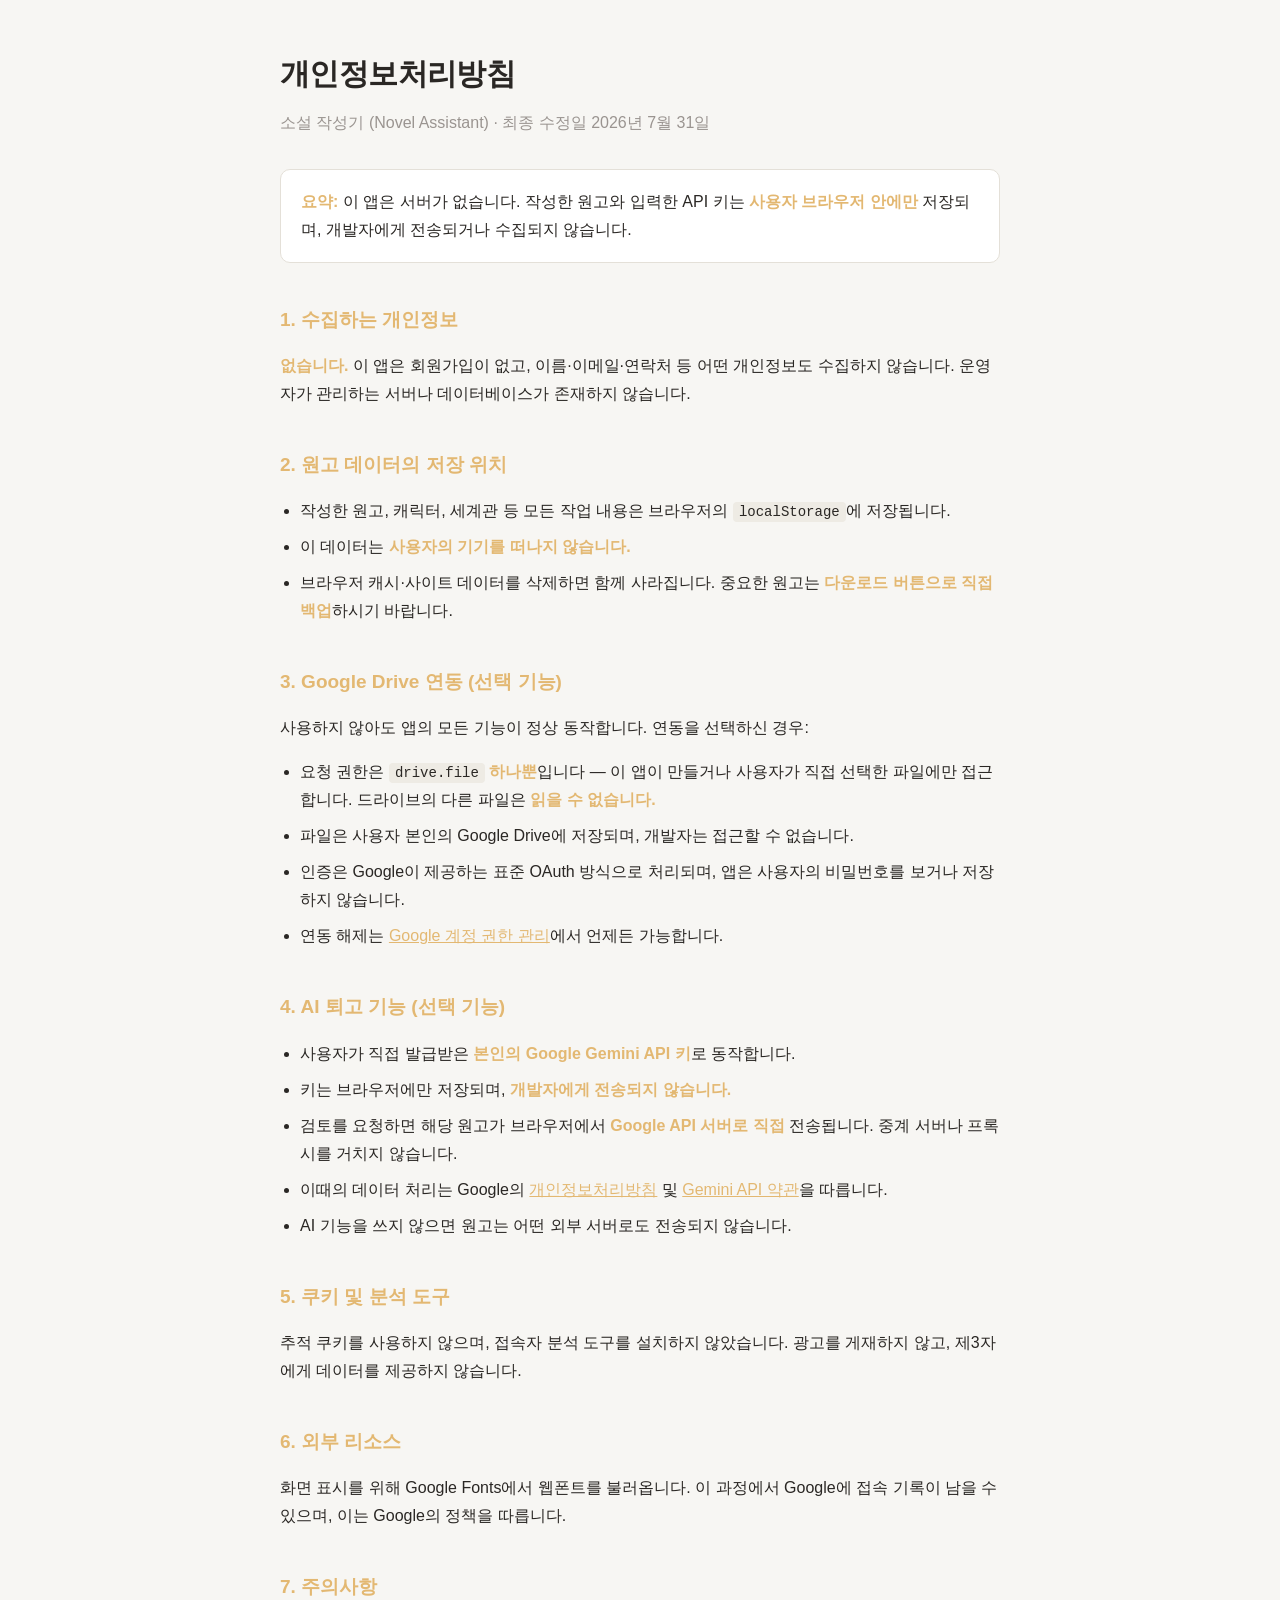
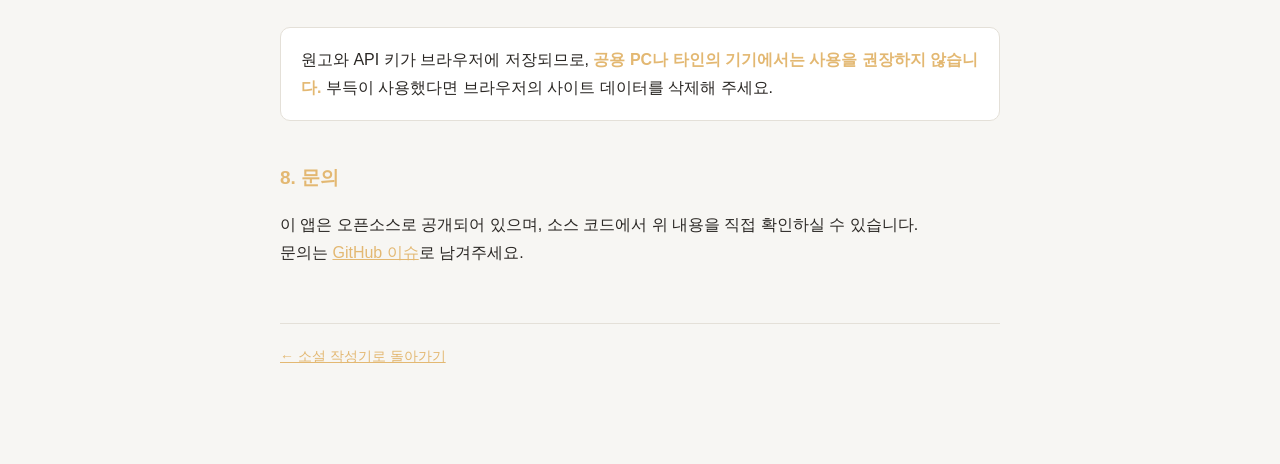
<file: novel-assistant/privacy.html>
<!DOCTYPE html>
<html lang="ko">
<head>
<meta charset="UTF-8">
<meta name="viewport" content="width=device-width, initial-scale=1.0">
<title>개인정보처리방침 — 소설 작성기</title>
<meta name="description" content="소설 작성기의 개인정보처리방침. 원고와 API 키는 사용자 브라우저에만 저장되며 개발자에게 전송되지 않습니다.">
<link rel="icon" href="data:image/svg+xml,<svg xmlns='http://www.w3.org/2000/svg' viewBox='0 0 100 100'><text y='.9em' font-size='90'>📖</text></svg>">
<style>
  :root { color-scheme: light dark; }
  body {
    margin: 0 auto; padding: 48px 24px 96px; max-width: 720px;
    font-family: "Pretendard", -apple-system, "Malgun Gothic", sans-serif;
    line-height: 1.75; font-size: 16px;
    background: #14141a; color: #e8e5e0;
  }
  @media (prefers-color-scheme: light) {
    body { background: #f7f6f3; color: #2a2724; }
    .card { background: #fff !important; border-color: #e4e0d8 !important; }
    code { background: #eeebe4 !important; }
    footer { border-color: #e4e0d8 !important; }
  }
  h1 { font-size: 30px; margin: 0 0 8px; letter-spacing: -0.02em; }
  h2 { font-size: 19px; margin: 40px 0 12px; color: #e3b872; }
  .lead { color: #9a9490; margin: 0 0 32px; }
  .card {
    background: #1d1d25; border: 1px solid #2e2e38; border-radius: 10px;
    padding: 18px 20px; margin: 24px 0;
  }
  ul { padding-left: 20px; }
  li { margin: 8px 0; }
  code { background: #26262f; padding: 2px 6px; border-radius: 4px; font-size: 14px; }
  strong { color: #e3b872; }
  a { color: #e3b872; }
  footer {
    margin-top: 56px; padding-top: 20px; border-top: 1px solid #2e2e38;
    font-size: 14px; color: #8a847f;
  }
</style>
</head>
<body>

<h1>개인정보처리방침</h1>
<p class="lead">소설 작성기 (Novel Assistant) · 최종 수정일 2026년 7월 31일</p>

<div class="card">
  <strong>요약:</strong> 이 앱은 서버가 없습니다. 작성한 원고와 입력한 API 키는
  <strong>사용자 브라우저 안에만</strong> 저장되며, 개발자에게 전송되거나 수집되지 않습니다.
</div>

<h2>1. 수집하는 개인정보</h2>
<p><strong>없습니다.</strong> 이 앱은 회원가입이 없고, 이름·이메일·연락처 등 어떤 개인정보도 수집하지 않습니다.
운영자가 관리하는 서버나 데이터베이스가 존재하지 않습니다.</p>

<h2>2. 원고 데이터의 저장 위치</h2>
<ul>
  <li>작성한 원고, 캐릭터, 세계관 등 모든 작업 내용은 브라우저의
      <code>localStorage</code>에 저장됩니다.</li>
  <li>이 데이터는 <strong>사용자의 기기를 떠나지 않습니다.</strong></li>
  <li>브라우저 캐시·사이트 데이터를 삭제하면 함께 사라집니다.
      중요한 원고는 <strong>다운로드 버튼으로 직접 백업</strong>하시기 바랍니다.</li>
</ul>

<h2>3. Google Drive 연동 (선택 기능)</h2>
<p>사용하지 않아도 앱의 모든 기능이 정상 동작합니다. 연동을 선택하신 경우:</p>
<ul>
  <li>요청 권한은 <code>drive.file</code> <strong>하나뿐</strong>입니다 —
      이 앱이 만들거나 사용자가 직접 선택한 파일에만 접근합니다.
      드라이브의 다른 파일은 <strong>읽을 수 없습니다.</strong></li>
  <li>파일은 사용자 본인의 Google Drive에 저장되며, 개발자는 접근할 수 없습니다.</li>
  <li>인증은 Google이 제공하는 표준 OAuth 방식으로 처리되며,
      앱은 사용자의 비밀번호를 보거나 저장하지 않습니다.</li>
  <li>연동 해제는 <a href="https://myaccount.google.com/permissions" target="_blank" rel="noopener noreferrer">Google 계정 권한 관리</a>에서
      언제든 가능합니다.</li>
</ul>

<h2>4. AI 퇴고 기능 (선택 기능)</h2>
<ul>
  <li>사용자가 직접 발급받은 <strong>본인의 Google Gemini API 키</strong>로 동작합니다.</li>
  <li>키는 브라우저에만 저장되며, <strong>개발자에게 전송되지 않습니다.</strong></li>
  <li>검토를 요청하면 해당 원고가 브라우저에서 <strong>Google API 서버로 직접</strong> 전송됩니다.
      중계 서버나 프록시를 거치지 않습니다.</li>
  <li>이때의 데이터 처리는 Google의
      <a href="https://policies.google.com/privacy" target="_blank" rel="noopener noreferrer">개인정보처리방침</a> 및
      <a href="https://ai.google.dev/gemini-api/terms" target="_blank" rel="noopener noreferrer">Gemini API 약관</a>을 따릅니다.</li>
  <li>AI 기능을 쓰지 않으면 원고는 어떤 외부 서버로도 전송되지 않습니다.</li>
</ul>

<h2>5. 쿠키 및 분석 도구</h2>
<p>추적 쿠키를 사용하지 않으며, 접속자 분석 도구를 설치하지 않았습니다.
광고를 게재하지 않고, 제3자에게 데이터를 제공하지 않습니다.</p>

<h2>6. 외부 리소스</h2>
<p>화면 표시를 위해 Google Fonts에서 웹폰트를 불러옵니다.
이 과정에서 Google에 접속 기록이 남을 수 있으며, 이는 Google의 정책을 따릅니다.</p>

<h2>7. 주의사항</h2>
<div class="card">
  원고와 API 키가 브라우저에 저장되므로, <strong>공용 PC나 타인의 기기에서는 사용을 권장하지 않습니다.</strong>
  부득이 사용했다면 브라우저의 사이트 데이터를 삭제해 주세요.
</div>

<h2>8. 문의</h2>
<p>이 앱은 오픈소스로 공개되어 있으며, 소스 코드에서 위 내용을 직접 확인하실 수 있습니다.<br>
문의는 <a href="https://github.com/kkanbi/html-proto/issues" target="_blank" rel="noopener noreferrer">GitHub 이슈</a>로 남겨주세요.</p>

<footer>
  <a href="./">← 소설 작성기로 돌아가기</a>
</footer>

</body>
</html>
</file>
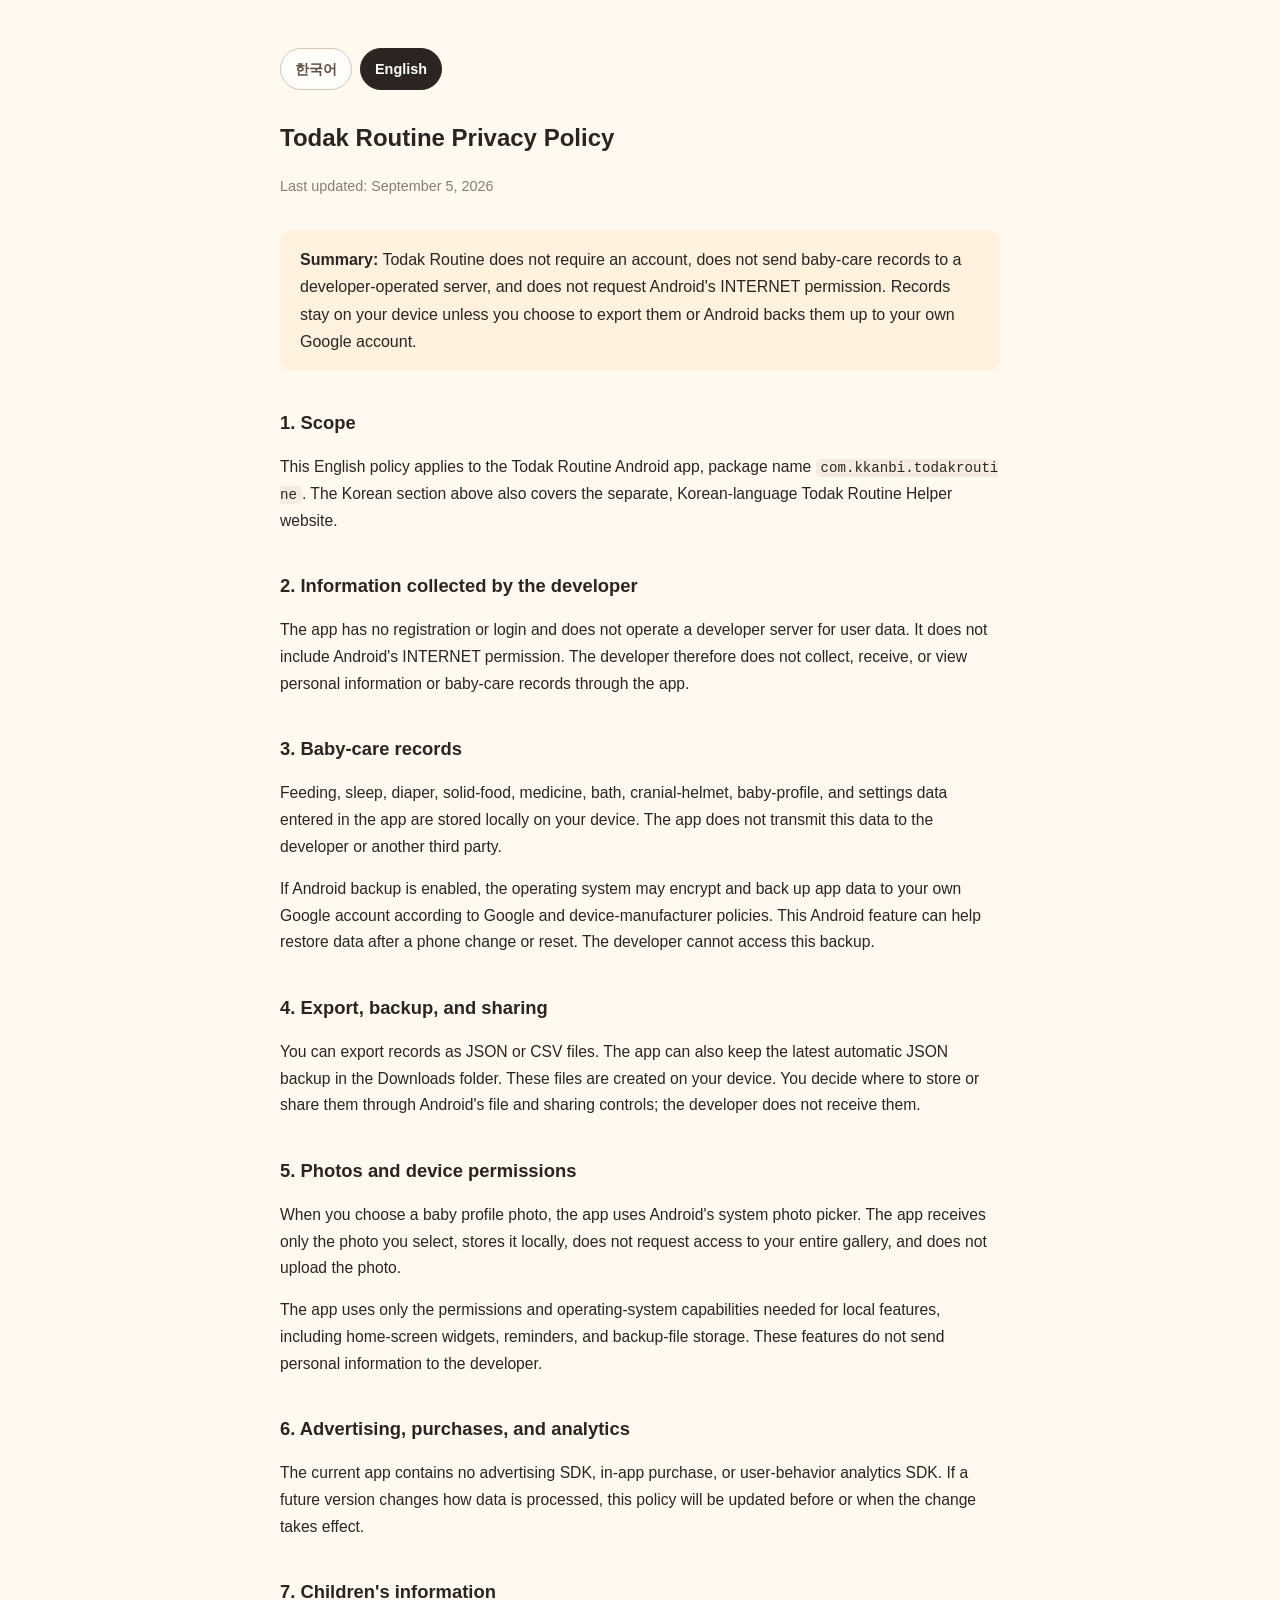
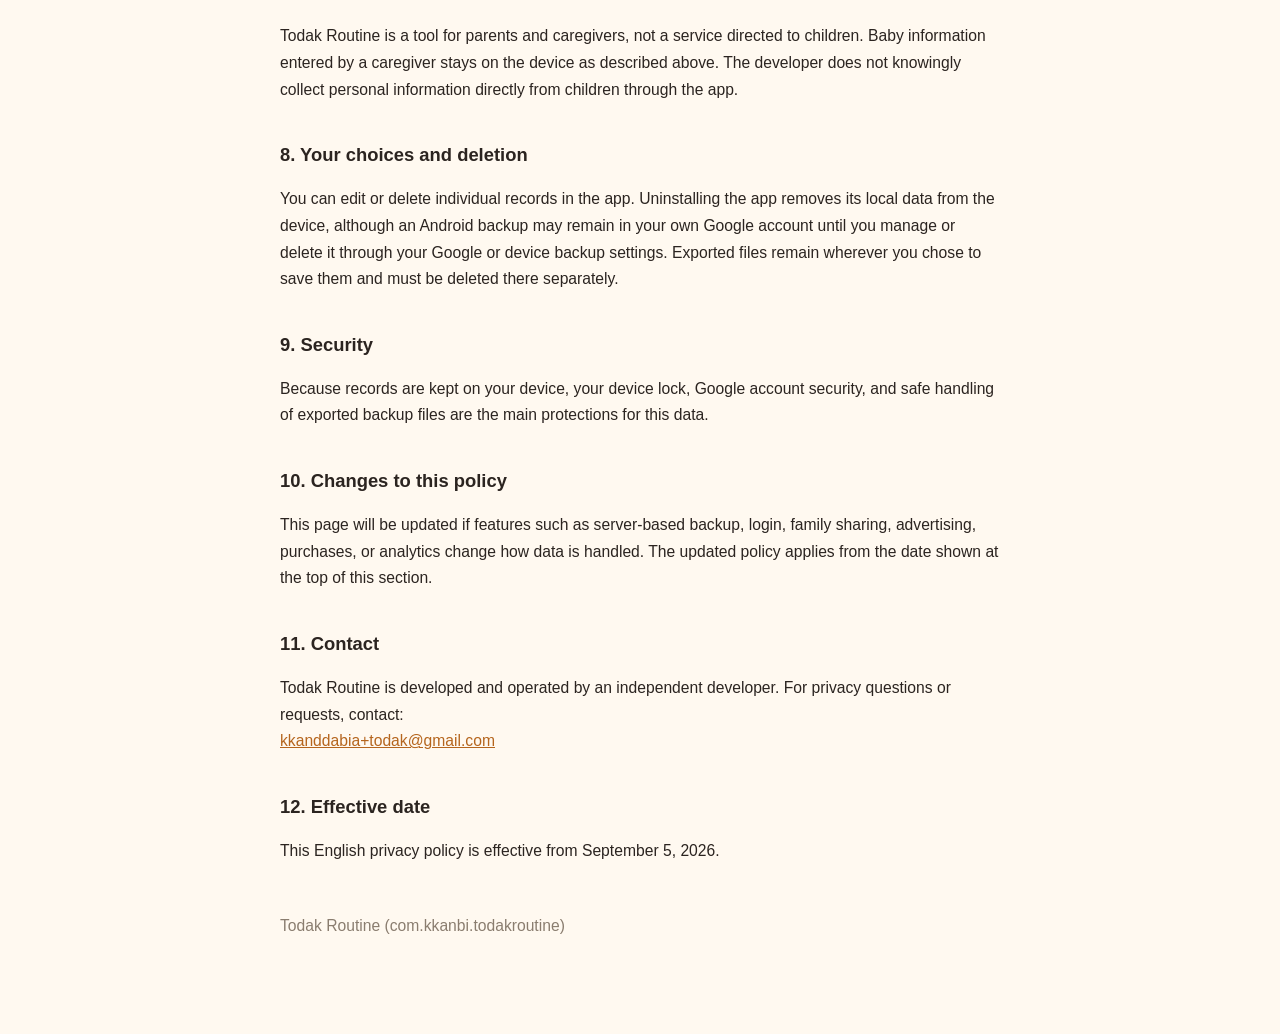
<file: todak-routine/privacy.html>
<!doctype html>
<html lang="ko">
  <head>
    <meta charset="UTF-8" />
    <meta name="viewport" content="width=device-width, initial-scale=1.0, viewport-fit=cover" />
    <meta name="theme-color" content="#fff9f0" />
    <meta
      name="description"
      content="토닥루틴 앱과 토닥루틴도우미 웹 서비스의 개인정보 처리방침 | Todak Routine Privacy Policy"
    />
    <link rel="icon" href="./icons/app-icon-192.png" />
    <title>토닥루틴 개인정보 처리방침 | Todak Routine Privacy Policy</title>
    <style>
      :root {
        color-scheme: light;
      }

      body {
        margin: 0;
        background: #fff9f0;
        color: #2b2420;
        font-family: -apple-system, BlinkMacSystemFont, "Segoe UI", "Apple SD Gothic Neo",
          "Noto Sans KR", Roboto, sans-serif;
        line-height: 1.7;
      }

      main {
        max-width: 720px;
        margin: 0 auto;
        padding: 48px 20px 80px;
      }

      h1 {
        font-size: 1.5rem;
        margin-bottom: 4px;
      }

      .updated {
        color: #8a7d6f;
        font-size: 0.9rem;
        margin-bottom: 32px;
      }

      .language-switch {
        display: flex;
        gap: 8px;
        margin-bottom: 28px;
      }

      .language-switch button {
        border: 1px solid #d8c8b3;
        border-radius: 999px;
        background: #fffdf9;
        color: #5f5147;
        cursor: pointer;
        font: inherit;
        font-size: 0.9rem;
        font-weight: 700;
        padding: 8px 14px;
      }

      .language-switch button[aria-pressed="true"] {
        background: #2b2420;
        border-color: #2b2420;
        color: #ffffff;
      }

      h2 {
        font-size: 1.15rem;
        margin-top: 36px;
        margin-bottom: 8px;
      }

      p, li {
        font-size: 0.98rem;
      }

      ul {
        padding-left: 20px;
      }

      .highlight {
        background: #fef1de;
        border-radius: 12px;
        padding: 16px 20px;
        margin: 20px 0;
      }

      a {
        color: #b5651d;
      }

      .scope {
        border: 1px solid #ece0cf;
        border-radius: 12px;
        padding: 4px 20px;
        margin: 20px 0;
      }

      .scope h3 {
        font-size: 1rem;
        margin-bottom: 4px;
      }

      code {
        background: #f4ece0;
        border-radius: 5px;
        padding: 1px 5px;
        font-size: 0.9em;
        word-break: break-all;
      }

      .tag {
        display: inline-block;
        background: #fef1de;
        border-radius: 999px;
        padding: 1px 10px;
        font-size: 0.8rem;
        color: #8a6a3d;
        vertical-align: middle;
        margin-left: 6px;
      }

      footer {
        margin-top: 48px;
        font-size: 0.85rem;
        color: #8a7d6f;
      }
    </style>
  </head>
  <body>
    <main>
      <nav class="language-switch" aria-label="Language">
        <button type="button" data-language="ko" aria-pressed="true">한국어</button>
        <button type="button" data-language="en" aria-pressed="false">English</button>
      </nav>

      <section id="policy-ko" class="policy-language" lang="ko">
      <h1>토닥루틴 개인정보 처리방침</h1>
      <p class="updated">최종 수정일: 2026-09-05</p>

      <div class="highlight">
        <strong>요약:</strong> 육아 기록은 <strong>회원가입 없음 · 우리 서버로 안 보냄 ·
        앱에는 인터넷 권한조차 없음</strong>을 원칙으로 합니다. 입력하신 기록은 사용자의
        기기(앱) 또는 브라우저(웹) 안에만 저장되며, 개발자를 포함한 제3자는 이 데이터를
        전송받거나 열람할 수 없습니다. 다만 웹 도우미에서 <strong>업데이트 알림·테스터
        신청을 위해 이메일을 직접 남기시는 경우에 한해</strong>, 그 이메일은 개발자에게
        전달됩니다(아래 B-2항).
      </div>

      <h2>0. 이 방침이 적용되는 서비스</h2>
      <p>본 방침은 아래 두 서비스에 함께 적용되며, 각 항목의 머리에 적용 대상을 표시합니다.</p>

      <div class="scope">
        <h3>A. 토닥루틴 <span class="tag">안드로이드 앱</span></h3>
        <p>
          패키지명 <code>com.kkanbi.todakroutine</code>. 수유·수면·기저귀·투약 등을
          기록하는 앱으로, 기록은 기기 안에만 저장됩니다.
        </p>
        <h3>B. 토닥루틴도우미 <span class="tag">웹 서비스</span></h3>
        <p>
          설치 없이 브라우저에서 쓰는 하루 루틴 계산 도구
          (<code>kkanbi.github.io/html-proto/todak-routine/</code>). 계산 결과는 브라우저
          안에만 저장되며, 업데이트 알림을 원하는 분이 <strong>직접 입력할 때만</strong>
          이메일을 받습니다.
        </p>
      </div>

      <h2>A-1. 앱이 수집하는 개인정보</h2>
      <p>
        토닥루틴 앱은 별도의 서버를 운영하지 않으며, 회원가입이나 로그인 기능이
        없습니다. 앱에는 인터넷 접속 권한 자체가 없어서(안드로이드 INTERNET 권한
        미포함), 앱을 사용하는 과정에서 개발자 또는 제3자가 수집·저장·전송받는
        개인정보는 없습니다.
      </p>

      <h2>A-2. 기록 데이터(수유·수면·기저귀 등)의 처리</h2>
      <p>
        사용자가 앱에 입력하는 수유, 수면, 기저귀, 투약 등 육아 기록은 기기 내부의 로컬
        저장소(Hive)에만 저장됩니다. 앱 자체는 이 데이터를 외부로 전송할 방법이 없고,
        개발자나 제3자가 이 데이터를 전송받거나 열람하는 일도 없습니다.
      </p>
      <p>
        다만 안드로이드 운영체제의 자동 백업 기능(기본 설정)이 켜져 있어, 기기 제조사·
        구글 정책에 따라 앱 데이터가 <strong>사용자 본인의 구글 계정에</strong> 암호화되어
        백업될 수 있습니다. 이는 폰을 교체하거나 초기화했을 때 기록을 잃지 않도록 돕는
        안드로이드 표준 기능이며, 개발자를 포함한 누구도 이 백업에 접근할 수 없습니다.
      </p>

      <h2>A-3. 데이터 내보내기(백업)</h2>
      <p>
        앱은 사용자가 원할 때 직접 실행할 수 있는 백업(내보내기) 기능을 제공합니다.
        JSON 또는 CSV 형식으로 파일을 생성하며, 이 과정 역시 사용자의 기기 안에서만
        이루어집니다. 생성된 백업 파일을 어디에 저장하거나 공유할지는 전적으로
        사용자가 기기의 파일 공유 기능을 통해 직접 결정합니다. 개발자는 이 백업 파일을
        전송받거나 열람하지 않습니다.
      </p>

      <h2>A-4. 광고, 인앱결제, 분석 SDK</h2>
      <p>
        현재 토닥루틴 앱에는 광고 SDK, 인앱결제, 사용자 행동 분석(analytics) SDK가
        포함되어 있지 않습니다. 따라서 광고 식별자, 사용 패턴 등을 수집하는 제3자
        SDK도 존재하지 않습니다. 추후 이러한 기능이 추가될 경우, 본 방침을 갱신하고
        관련 내용을 명확히 안내하겠습니다.
      </p>

      <h2>A-5. 기기 권한</h2>
      <p>
        홈 화면 위젯 표시, 알림(수유 텀 초과·헬멧 휴식·낮잠 길어짐·깨어있는 시간 초과)
        발송, 백업 파일 저장을 위해 필요한 최소한의 기기 권한만 사용하며, 이 권한들은
        모두 기기 내 동작을 위한 것으로 개인정보를 외부로 전송하지 않습니다.
      </p>
      <p>
        아기 프로필 사진을 등록할 때는 안드로이드 표준 사진 선택 도구(포토 피커)를
        사용합니다. 사용자가 직접 고른 사진 1장만 앱이 전달받아 기기 내부에 저장하며,
        갤러리 전체에 접근하는 권한을 요구하지 않고 사진이 외부로 전송되지도 않습니다.
      </p>

      <h2>B-1. 웹 도우미에 입력한 루틴 정보</h2>
      <p>
        토닥루틴도우미에 입력하는 수유 시각, 낮잠 시간, 설정값 등은 사용하시는
        브라우저의 로컬 저장소(localStorage)에만 저장됩니다. 계산은 전부 브라우저
        안에서 이루어지며, 이 값들이 개발자의 서버나 제3자에게 전송되지 않습니다.
        브라우저의 사이트 데이터를 삭제하면 함께 지워집니다.
      </p>

      <h2>B-2. 업데이트 알림·테스터 신청 이메일 <span class="tag">유일한 수집 항목</span></h2>
      <p>
        웹 도우미에는 업데이트 소식을 받아보거나 테스터로 참여하고 싶은 분이 이메일을
        남길 수 있는 입력창이 있습니다. 이 입력창을 통해 <strong>직접 제출하실 때만</strong>
        아래 정보가 개발자에게 전달됩니다.
      </p>
      <ul>
        <li><strong>수집 항목</strong>: 이메일 주소, 문의·바라는 점(입력하신 경우), 동의 여부, 제출 시각</li>
        <li><strong>수집 목적</strong>: 앱 업데이트 소식 안내, 테스터 모집 및 연락, 문의 답변</li>
        <li><strong>보유 기간</strong>: 안내 완료 시 또는 철회를 요청하신 시점에 지체 없이 파기</li>
        <li>
          <strong>거부 권리</strong>: 동의하지 않으셔도 도우미의 모든 기능을 그대로 쓰실 수
          있습니다. 다만 출시 안내나 테스터 참여 연락을 드릴 수 없습니다.
        </li>
      </ul>
      <p>
        제출된 이메일은 개발자가 사용하는 <strong>구글 스프레드시트(Google Sheets /
        Apps Script, Google LLC)</strong>에 저장되며, 이 목적 외의 용도로 이용하거나 다른
        곳에 판매·제공하지 않습니다. 철회를 원하시면 아래 문의 이메일로 알려주시면
        확인 후 삭제해 드립니다.
      </p>

      <div class="highlight">
        이메일 입력은 선택 사항이며, 동의하지 않아도 웹 도우미의 계산 기능을 모두
        이용할 수 있습니다. 이메일 알림·테스터 모집 운영을 종료하거나 목적을 달성하면
        보유 중인 이메일은 지체 없이 파기합니다.
      </div>

      <h2>B-3. 쿠키와 접속 기록</h2>
      <p>
        웹 도우미는 광고·분석용 쿠키나 추적 스크립트를 사용하지 않습니다. 다만 페이지가
        GitHub Pages(GitHub, Inc.)로 제공되므로, 웹사이트 접속 과정에서 해당 호스팅
        사업자가 표준적인 접속 기록(IP 주소 등)을 자체 정책에 따라 처리할 수 있습니다.
        이 기록은 개발자가 수집하거나 열람하지 않습니다.
      </p>

      <h2>C-1. 만 14세 미만 아동의 개인정보</h2>
      <p>
        토닥루틴과 토닥루틴도우미는 부모가 자녀의 육아 기록을 관리하기 위한 도구이며,
        입력되는 아기 관련 정보(이름, 사진 등)를 포함한 모든 데이터는 위 A-2·B-1항과
        같이 사용자의 기기·브라우저에만 저장되고 외부로 전송되지 않습니다. 아동으로부터
        직접 개인정보를 수집하지 않습니다.
      </p>

      <h2>C-2. 이용자의 권리</h2>
      <p>
        앱과 웹 도우미에 저장된 기록은 사용자의 기기·브라우저 안에 있으므로, 앱 내
        삭제 기능이나 브라우저 사이트 데이터 삭제로 언제든지 직접 지울 수 있습니다.
        B-2항의 이메일에 대해서는 열람·정정·삭제·처리정지를 아래 문의처로 요청하실 수
        있으며, 확인 후 지체 없이 처리합니다.
      </p>

      <h2>C-3. 처리 위탁과 국외 이전</h2>
      <p>
        기기·브라우저에 저장되는 육아 기록은 위탁하거나 국외로 이전하지 않습니다.
        B-2항의 이메일에 한해 아래와 같이 국외 사업자의 서비스를 이용합니다.
      </p>
      <ul>
        <li><strong>이전받는 자</strong>: Google LLC (Google Sheets / Apps Script)</li>
        <li><strong>이전 국가</strong>: 미국</li>
        <li><strong>이전 항목</strong>: 이메일 주소, 문의 내용(입력 시), 동의 여부, 제출 시각</li>
        <li><strong>이전 목적</strong>: 업데이트 안내·테스터 모집 명단의 보관</li>
        <li><strong>보유 기간</strong>: B-2항과 동일 (안내 완료 또는 철회 요청 시 파기)</li>
      </ul>
      <p>
        이전을 원하지 않으시면 이메일을 남기지 않으셔도 되며, 이 경우에도 앱과 웹
        도우미의 모든 기능을 그대로 이용하실 수 있습니다.
      </p>

      <h2>C-4. 파기 절차와 안전성 확보 조치</h2>
      <p>
        보유 기간이 지나거나 처리 목적이 달성된 이메일은 지체 없이 파기합니다. 전자적
        파일 형태이므로 복구할 수 없는 방법으로 영구 삭제합니다. 해당 명단은 개발자
        본인만 접근할 수 있는 계정으로 관리하며, 2단계 인증을 적용하고 접근 권한을
        최소한으로 유지합니다.
      </p>
      <p>
        앱과 웹 도우미의 육아 기록은 사용자의 기기·브라우저에만 있으므로, 기기의 잠금
        설정과 계정 보안이 곧 그 데이터의 보호 수단이 됩니다.
      </p>

      <h2>C-5. 권익침해 구제 방법</h2>
      <p>
        개인정보 침해로 인한 상담·신고가 필요하신 경우 아래 기관에 문의하실 수 있습니다.
      </p>
      <ul>
        <li>개인정보 침해신고센터 — (국번없이) 118 / privacy.kisa.or.kr</li>
        <li>개인정보 분쟁조정위원회 — 1833-6972 / kopico.go.kr</li>
        <li>대검찰청 사이버수사과 — (국번없이) 1301 / spo.go.kr</li>
        <li>경찰청 사이버수사국 — (국번없이) 182 / ecrm.police.go.kr</li>
      </ul>

      <h2>C-6. 개인정보 처리방침 변경</h2>
      <p>
        서버 연동 백업, 로그인, 가족 공유 동기화 등 새로운 기능이 추가되어 데이터 처리
        방식이 바뀌는 경우, 본 페이지를 통해 변경 사항을 안내하고 방침을 갱신합니다.
        변경된 방침은 이 페이지에 게시한 날부터 적용됩니다.
      </p>

      <h2>C-7. 문의처 / 개인정보 보호책임자</h2>
      <p>
        토닥루틴과 토닥루틴도우미는 개인 개발자가 만들고 운영합니다. 개인정보 처리에
        관한 문의, 열람·삭제 요청, 방침에 대한 질문은 아래 이메일로 보내주시면 확인 후
        답변드립니다.
      </p>
      <p>
        운영자: 토닥루틴 개발자 (개인)<br />
        <a href="mailto:kkanddabia+todak@gmail.com">kkanddabia+todak@gmail.com</a>
      </p>

      <h2>C-8. 시행일</h2>
      <p>본 개인정보 처리방침은 2026-09-05부터 시행됩니다.</p>

      <footer>
        <p>토닥루틴(com.kkanbi.todakroutine) · 토닥루틴도우미</p>
      </footer>
      </section>

      <section id="policy-en" class="policy-language" lang="en" hidden>
        <h1>Todak Routine Privacy Policy</h1>
        <p class="updated">Last updated: September 5, 2026</p>

        <div class="highlight">
          <strong>Summary:</strong> Todak Routine does not require an account, does not send baby-care
          records to a developer-operated server, and does not request Android's INTERNET permission.
          Records stay on your device unless you choose to export them or Android backs them up to your
          own Google account.
        </div>

        <h2>1. Scope</h2>
        <p>
          This English policy applies to the Todak Routine Android app, package name
          <code>com.kkanbi.todakroutine</code>. The Korean section above also covers the separate,
          Korean-language Todak Routine Helper website.
        </p>

        <h2>2. Information collected by the developer</h2>
        <p>
          The app has no registration or login and does not operate a developer server for user data.
          It does not include Android's INTERNET permission. The developer therefore does not collect,
          receive, or view personal information or baby-care records through the app.
        </p>

        <h2>3. Baby-care records</h2>
        <p>
          Feeding, sleep, diaper, solid-food, medicine, bath, cranial-helmet, baby-profile, and settings
          data entered in the app are stored locally on your device. The app does not transmit this data
          to the developer or another third party.
        </p>
        <p>
          If Android backup is enabled, the operating system may encrypt and back up app data to your own
          Google account according to Google and device-manufacturer policies. This Android feature can
          help restore data after a phone change or reset. The developer cannot access this backup.
        </p>

        <h2>4. Export, backup, and sharing</h2>
        <p>
          You can export records as JSON or CSV files. The app can also keep the latest automatic JSON
          backup in the Downloads folder. These files are created on your device. You decide where to
          store or share them through Android's file and sharing controls; the developer does not receive
          them.
        </p>

        <h2>5. Photos and device permissions</h2>
        <p>
          When you choose a baby profile photo, the app uses Android's system photo picker. The app
          receives only the photo you select, stores it locally, does not request access to your entire
          gallery, and does not upload the photo.
        </p>
        <p>
          The app uses only the permissions and operating-system capabilities needed for local features,
          including home-screen widgets, reminders, and backup-file storage. These features do not send
          personal information to the developer.
        </p>

        <h2>6. Advertising, purchases, and analytics</h2>
        <p>
          The current app contains no advertising SDK, in-app purchase, or user-behavior analytics SDK.
          If a future version changes how data is processed, this policy will be updated before or when
          the change takes effect.
        </p>

        <h2>7. Children's information</h2>
        <p>
          Todak Routine is a tool for parents and caregivers, not a service directed to children. Baby
          information entered by a caregiver stays on the device as described above. The developer does
          not knowingly collect personal information directly from children through the app.
        </p>

        <h2>8. Your choices and deletion</h2>
        <p>
          You can edit or delete individual records in the app. Uninstalling the app removes its local
          data from the device, although an Android backup may remain in your own Google account until
          you manage or delete it through your Google or device backup settings. Exported files remain
          wherever you chose to save them and must be deleted there separately.
        </p>

        <h2>9. Security</h2>
        <p>
          Because records are kept on your device, your device lock, Google account security, and safe
          handling of exported backup files are the main protections for this data.
        </p>

        <h2>10. Changes to this policy</h2>
        <p>
          This page will be updated if features such as server-based backup, login, family sharing,
          advertising, purchases, or analytics change how data is handled. The updated policy applies
          from the date shown at the top of this section.
        </p>

        <h2>11. Contact</h2>
        <p>
          Todak Routine is developed and operated by an independent developer. For privacy questions or
          requests, contact:<br />
          <a href="mailto:kkanddabia+todak@gmail.com">kkanddabia+todak@gmail.com</a>
        </p>

        <h2>12. Effective date</h2>
        <p>This English privacy policy is effective from September 5, 2026.</p>

        <footer>
          <p>Todak Routine (com.kkanbi.todakroutine)</p>
        </footer>
      </section>
    </main>

    <script>
      (() => {
        const sections = document.querySelectorAll(".policy-language");
        const buttons = document.querySelectorAll("[data-language]");

        function showLanguage(language) {
          const selected = language === "en" ? "en" : "ko";
          sections.forEach((section) => {
            section.hidden = section.lang !== selected;
          });
          buttons.forEach((button) => {
            button.setAttribute("aria-pressed", String(button.dataset.language === selected));
          });
          document.documentElement.lang = selected;
        }

        const requested = new URLSearchParams(window.location.search).get("lang");
        const initial = requested || (navigator.language.toLowerCase().startsWith("ko") ? "ko" : "en");
        showLanguage(initial);

        buttons.forEach((button) => {
          button.addEventListener("click", () => showLanguage(button.dataset.language));
        });
      })();
    </script>
  </body>
</html>
</file>
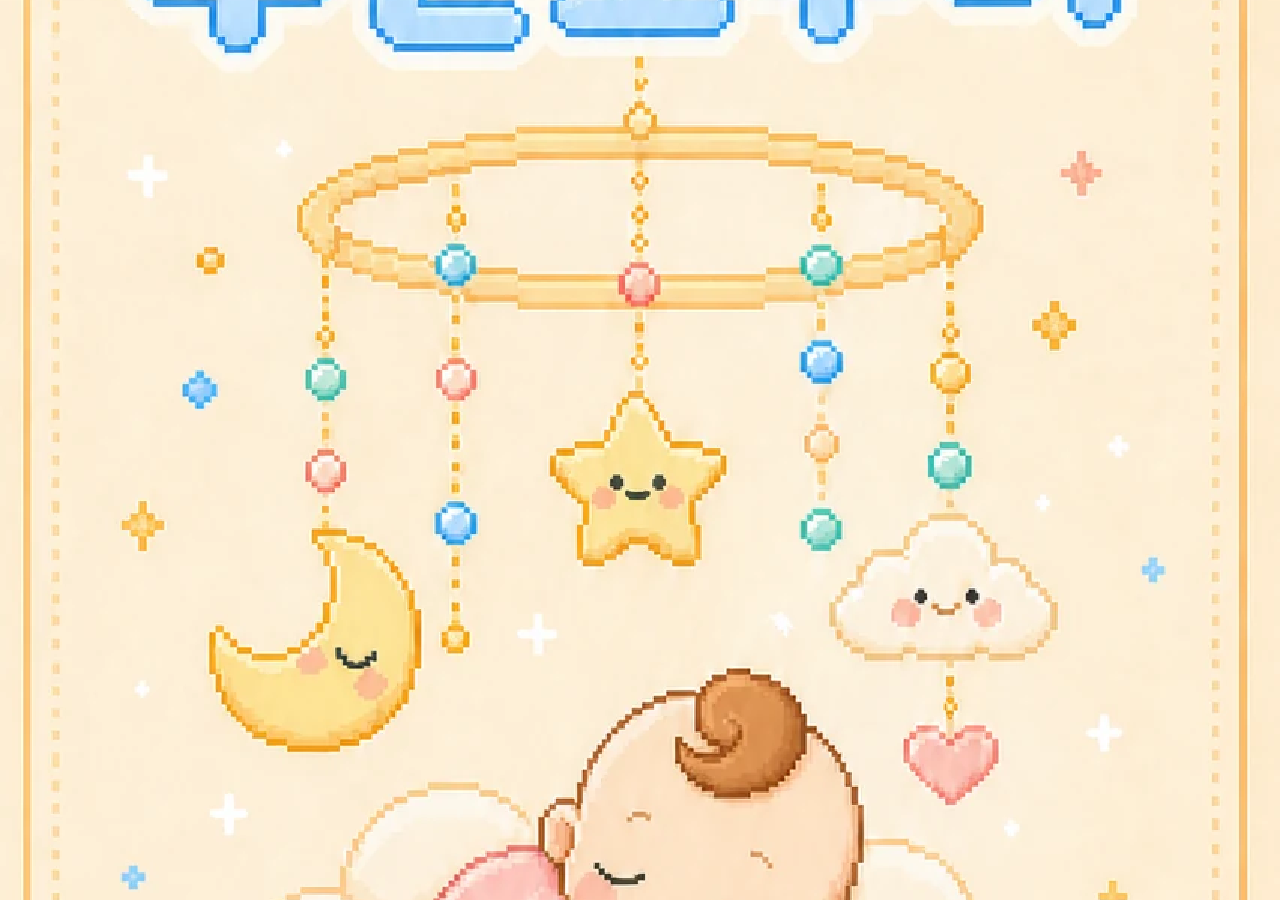
<file: todak-routine/refresh.html>
<!doctype html>
<html lang="ko">
  <head>
    <meta charset="UTF-8" />
    <meta name="viewport" content="width=device-width, initial-scale=1.0" />
    <title>토닥 새로고침 중</title>
    <style>
      :root {
        color-scheme: light;
        font-family: "Segoe UI", sans-serif;
        background: #f6efe4;
        color: #38516a;
      }

      body {
        margin: 0;
        min-height: 100vh;
        display: grid;
        place-items: center;
        background:
          radial-gradient(circle at top, rgba(171, 229, 214, 0.45), transparent 32%),
          #f6efe4;
      }

      main {
        width: min(440px, calc(100% - 32px));
        padding: 28px 24px;
        border: 1px solid rgba(255, 255, 255, 0.95);
        border-radius: 24px;
        background: rgba(255, 255, 255, 0.7);
        box-shadow: 0 18px 40px rgba(170, 155, 130, 0.12);
      }

      h1 {
        margin: 0 0 10px;
        font-size: 24px;
      }

      p {
        margin: 0;
        line-height: 1.6;
        color: rgba(56, 81, 106, 0.82);
      }
    </style>
  </head>
  <body>
    <main>
      <h1>새 버전으로 바꾸는 중이에요</h1>
      <p id="message">예전 캐시를 지우고 새 화면으로 다시 연결하고 있어요.</p>
    </main>
    <script>
      (async () => {
        const message = document.getElementById("message");

        try {
          if ("serviceWorker" in navigator) {
            const registrations = await navigator.serviceWorker.getRegistrations();
            await Promise.all(registrations.map((registration) => registration.unregister()));
          }

          if ("caches" in window) {
            const keys = await caches.keys();
            await Promise.all(keys.map((key) => caches.delete(key)));
          }

          message.textContent = "정리됐어요. 메인 화면으로 이동합니다.";
        } catch (error) {
          message.textContent = "정리 중 문제가 있었지만 메인 화면으로 다시 열어볼게요.";
        }

        window.setTimeout(() => {
          window.location.replace("./");
        }, 900);
      })();
    </script>
  </body>
</html>
</file>
<file: gut-diary/assets/index-nqMpL4T3.css>
:root{--text:#6b6375;--text-h:#08060d;--bg:#fff;--border:#e5e4e7;--code-bg:#f4f3ec;--accent:#aa3bff;--accent-bg:#aa3bff1a;--accent-border:#aa3bff80;--social-bg:#f4f3ec80;--shadow:#0000001a 0 10px 15px -3px, #0000000d 0 4px 6px -2px;--sans:system-ui, "Segoe UI", Roboto, sans-serif;--heading:system-ui, "Segoe UI", Roboto, sans-serif;--mono:ui-monospace, Consolas, monospace;font:18px/145% var(--sans);letter-spacing:.18px;--lightningcss-light:initial;--lightningcss-dark: ;color-scheme:light dark;color:var(--text);background:var(--bg);font-synthesis:none;text-rendering:optimizelegibility;-webkit-font-smoothing:antialiased;-moz-osx-font-smoothing:grayscale}@media (prefers-color-scheme:dark){:root{--lightningcss-light: ;--lightningcss-dark:initial}}@media (width<=1024px){:root{font-size:16px}}@media (prefers-color-scheme:dark){:root{--text:#9ca3af;--text-h:#f3f4f6;--bg:#16171d;--border:#2e303a;--code-bg:#1f2028;--accent:#c084fc;--accent-bg:#c084fc26;--accent-border:#c084fc80;--social-bg:#2f303a80;--shadow:#0006 0 10px 15px -3px, #00000040 0 4px 6px -2px}#social .button-icon{filter:invert()brightness(2)}}body{margin:0}#root{text-align:center;border-inline:1px solid var(--border);box-sizing:border-box;flex-direction:column;width:1126px;max-width:100%;min-height:100svh;margin:0 auto;display:flex}h1,h2{font-family:var(--heading);color:var(--text-h);font-weight:500}h1{letter-spacing:-1.68px;margin:32px 0;font-size:56px}@media (width<=1024px){h1{margin:20px 0;font-size:36px}}h2{letter-spacing:-.24px;margin:0 0 8px;font-size:24px;line-height:118%}@media (width<=1024px){h2{font-size:20px}}p{margin:0}code,.counter{font-family:var(--mono);color:var(--text-h);border-radius:4px;display:inline-flex}code{background:var(--code-bg);padding:4px 8px;font-size:15px;line-height:135%}
</file>
<file: novel-assistant/styles.css>
* {
    margin: 0;
    padding: 0;
    box-sizing: border-box;
}

:root {
    --bg-primary: #1a1a1f;
    --bg-secondary: #242429;
    --bg-tertiary: #2d2d33;
    --text-primary: #e8e6e3;
    --text-secondary: #a09c97;
    --text-muted: #6b6761;
    --accent: #c9a66b;
    --accent-hover: #d4b67a;
    --border: #3a3a40;
    --success: #7dba6d;
    --warning: #d4a84b;
    --error: #c75d5d;
    --google-blue: #4285f4;
}

body.light {
    --bg-primary: #f5f5f0;
    --bg-secondary: #ffffff;
    --bg-tertiary: #e8e8e3;
    --text-primary: #1a1a1f;
    --text-secondary: #5a5a55;
    --text-muted: #8a8a85;
    --border: #d0d0cb;
}

.font-nanum .editor { font-family: 'Nanum Myeongjo', serif; }
.font-gungseo .editor { font-family: 'Gungseo', '궁서체', '궁서', serif; }
.font-malgun .editor { font-family: 'Malgun Gothic', '맑은 고딕', sans-serif; }
.font-batang .editor { font-family: 'Batang', '바탕체', '바탕', serif; }

body {
    font-family: 'Pretendard', -apple-system, BlinkMacSystemFont, sans-serif;
    background: var(--bg-primary);
    color: var(--text-primary);
    min-height: 100vh;
    line-height: 1.6;
}

.container {
    max-width: 1800px;
    margin: 0 auto;
    padding: 20px;
    display: grid;
    grid-template-columns: 280px 1fr 420px;
    gap: 20px;
    height: 100vh;
}

.episodes-section {
    display: flex;
    flex-direction: column;
    gap: 16px;
    min-height: 0;
}

.editor-section {
    display: flex;
    flex-direction: column;
    gap: 12px;
    min-height: 0;
}

.right-section {
    display: flex;
    flex-direction: column;
    min-height: 0;
    background: var(--bg-secondary);
    border-radius: 12px;
    overflow: hidden;
}

.main-tabs {
    display: flex;
    background: var(--bg-tertiary);
    border-bottom: 2px solid var(--border);
}

.main-tab {
    flex: 1;
    padding: 14px 12px;
    background: transparent;
    border: none;
    color: var(--text-muted);
    font-family: inherit;
    font-size: 13px;
    font-weight: 600;
    cursor: pointer;
    transition: all 0.2s;
    display: flex;
    align-items: center;
    justify-content: center;
    gap: 6px;
}

.main-tab:hover {
    color: var(--text-secondary);
    background: rgba(255,255,255,0.03);
}

.main-tab.active {
    color: var(--accent);
    background: var(--bg-secondary);
    border-bottom: 2px solid var(--accent);
    margin-bottom: -2px;
}

.main-tab-icon {
    font-size: 14px;
}

.main-tab-content {
    display: none;
    flex: 1;
    flex-direction: column;
    overflow-y: auto;
    min-height: 0;
}

.main-tab-content.active {
    display: flex;
}

.panel {
    background: var(--bg-secondary);
    overflow: hidden;
    display: flex;
    flex-direction: column;
}

.panel-header {
    padding: 12px 16px;
    background: var(--bg-tertiary);
    border-bottom: 1px solid var(--border);
    font-size: 12px;
    font-weight: 600;
    color: var(--text-secondary);
    text-transform: uppercase;
    letter-spacing: 0.5px;
    display: flex;
    justify-content: space-between;
    align-items: center;
}

.panel-header .badge {
    background: var(--accent);
    color: var(--bg-primary);
    padding: 2px 8px;
    border-radius: 10px;
    font-size: 11px;
}

.left-panel {
    background: var(--bg-secondary);
    border-radius: 12px;
    overflow: hidden;
}

.google-panel {
    padding: 14px;
}

.google-status {
    display: flex;
    align-items: center;
    gap: 10px;
    margin-bottom: 12px;
    padding: 10px 12px;
    background: var(--bg-tertiary);
    border-radius: 8px;
    font-size: 13px;
}

.google-status-icon {
    width: 10px;
    height: 10px;
    border-radius: 50%;
    background: var(--text-muted);
}

.google-status-icon.connected {
    background: var(--success);
}

.google-status-text {
    flex: 1;
    color: var(--text-secondary);
}

.google-status-text.connected {
    color: var(--text-primary);
}

.google-email {
    font-size: 11px;
    color: var(--text-muted);
}

.theme-font-settings {
    padding: 14px;
    display: flex;
    flex-direction: column;
    gap: 12px;
}

.setting-row {
    display: flex;
    align-items: center;
    justify-content: space-between;
}

.setting-label {
    font-size: 13px;
    color: var(--text-secondary);
}

.toggle-buttons {
    display: flex;
    gap: 4px;
}

.toggle-btn {
    padding: 6px 12px;
    font-size: 12px;
    font-family: inherit;
    background: var(--bg-tertiary);
    border: 1px solid var(--border);
    color: var(--text-secondary);
    border-radius: 6px;
    cursor: pointer;
    transition: all 0.2s;
}

.toggle-btn:hover {
    background: var(--border);
}

.toggle-btn.active {
    background: var(--accent);
    color: var(--bg-primary);
    border-color: var(--accent);
}

.font-select {
    padding: 6px 10px;
    font-size: 13px;
    font-family: inherit;
    background: var(--bg-tertiary);
    border: 1px solid var(--border);
    color: var(--text-primary);
    border-radius: 6px;
    cursor: pointer;
    outline: none;
}

.font-select:focus {
    border-color: var(--accent);
}

.btn-google {
    display: flex;
    align-items: center;
    justify-content: center;
    gap: 8px;
    width: 100%;
    padding: 10px 16px;
    background: var(--google-blue);
    border: none;
    border-radius: 8px;
    color: white;
    font-family: inherit;
    font-size: 13px;
    font-weight: 500;
    cursor: pointer;
    transition: all 0.2s;
}

.btn-google:hover {
    background: #3367d6;
}

.btn-google.disconnect {
    background: var(--bg-tertiary);
    color: var(--text-secondary);
    border: 1px solid var(--border);
}

.btn-google.disconnect:hover {
    background: var(--border);
}

.btn-google svg {
    width: 18px;
    height: 18px;
}

.drive-folder-row {
    display: flex;
    align-items: center;
    gap: 8px;
    margin-top: 10px;
    padding: 8px 10px;
    background: var(--bg-tertiary);
    border-radius: 8px;
    font-size: 13px;
}

.drive-folder-icon {
    font-size: 14px;
    flex-shrink: 0;
}

.drive-folder-name {
    flex: 1;
    color: var(--text-secondary);
    overflow: hidden;
    text-overflow: ellipsis;
    white-space: nowrap;
}

.btn-folder-change {
    padding: 3px 10px;
    font-size: 11px;
    font-family: inherit;
    background: var(--bg-primary);
    border: 1px solid var(--border);
    color: var(--text-secondary);
    border-radius: 5px;
    cursor: pointer;
    white-space: nowrap;
    transition: all 0.2s;
    flex-shrink: 0;
}

.btn-folder-change:hover {
    border-color: var(--accent);
    color: var(--accent);
}

.local-folder-panel {
    padding: 14px;
}

.local-folder-status {
    display: flex;
    align-items: center;
    gap: 8px;
    padding: 8px 10px;
    background: var(--bg-tertiary);
    border-radius: 8px;
    font-size: 13px;
}

.local-folder-icon {
    font-size: 14px;
    flex-shrink: 0;
}

.local-folder-name {
    flex: 1;
    color: var(--text-secondary);
    overflow: hidden;
    text-overflow: ellipsis;
    white-space: nowrap;
}

.local-folder-actions {
    display: flex;
    gap: 8px;
}

.project-info {
    padding: 14px;
    display: flex;
    flex-direction: column;
    gap: 10px;
}

.project-title-input {
    font-family: 'Nanum Myeongjo', serif;
    font-size: 16px;
    font-weight: 700;
    background: var(--bg-tertiary);
    border: 1px solid var(--border);
    border-radius: 6px;
    color: var(--text-primary);
    padding: 10px 12px;
    outline: none;
}

.project-title-input:focus {
    border-color: var(--accent);
}

.project-row {
    display: flex;
    gap: 8px;
    align-items: center;
}

.project-label {
    font-size: 12px;
    color: var(--text-secondary);
    white-space: nowrap;
}

.project-input {
    flex: 1;
    font-size: 13px;
    background: var(--bg-tertiary);
    border: 1px solid var(--border);
    border-radius: 6px;
    color: var(--text-primary);
    padding: 6px 10px;
    outline: none;
    width: 60px;
}

.project-input:focus {
    border-color: var(--accent);
}

.volume-select {
    font-size: 13px;
    background: var(--bg-tertiary);
    border: 1px solid var(--border);
    border-radius: 6px;
    color: var(--text-primary);
    padding: 6px 10px;
    outline: none;
    cursor: pointer;
}

.episodes-panel {
    flex: 1;
    display: flex;
    flex-direction: column;
    min-height: 0;
}

.episodes-list {
    flex: 1;
    overflow-y: auto;
    padding: 8px;
}

.episode-item {
    display: flex;
    align-items: center;
    gap: 10px;
    padding: 10px 12px;
    border-radius: 8px;
    cursor: pointer;
    transition: all 0.15s;
    margin-bottom: 4px;
}

.episode-item:hover {
    background: var(--bg-tertiary);
}

.episode-item.active {
    background: rgba(201, 166, 107, 0.15);
    border: 1px solid var(--accent);
}

.episode-number {
    font-size: 12px;
    font-weight: 600;
    color: var(--text-muted);
    min-width: 28px;
}

.episode-item.active .episode-number {
    color: var(--accent);
}

.episode-info {
    flex: 1;
    min-width: 0;
}

.episode-title {
    font-size: 13px;
    color: var(--text-primary);
    white-space: nowrap;
    overflow: hidden;
    text-overflow: ellipsis;
}

.episode-title.empty {
    color: var(--text-muted);
    font-style: italic;
}

.episode-chars {
    font-size: 11px;
    color: var(--text-muted);
}

.episode-status {
    width: 8px;
    height: 8px;
    border-radius: 50%;
    background: var(--text-muted);
}

.episode-status.done {
    background: var(--success);
}

.episode-status.writing {
    background: var(--accent);
}

.episode-delete {
    opacity: 0;
    background: none;
    border: none;
    color: var(--error);
    cursor: pointer;
    padding: 4px;
    font-size: 14px;
    transition: opacity 0.15s;
}

.episode-item:hover .episode-delete {
    opacity: 1;
}

.add-episode-btn {
    display: flex;
    align-items: center;
    justify-content: center;
    gap: 6px;
    padding: 10px;
    margin: 8px;
    background: var(--bg-tertiary);
    border: 1px dashed var(--border);
    border-radius: 8px;
    color: var(--text-secondary);
    font-size: 13px;
    cursor: pointer;
    transition: all 0.15s;
}

.add-episode-btn:hover {
    border-color: var(--accent);
    color: var(--accent);
}

.progress-section {
    padding: 14px;
    border-top: 1px solid var(--border);
}

.progress-row {
    display: flex;
    justify-content: space-between;
    font-size: 12px;
    margin-bottom: 8px;
}

.progress-label {
    color: var(--text-secondary);
}

.progress-value {
    color: var(--accent);
    font-weight: 600;
}

.progress-bar {
    height: 6px;
    background: var(--bg-tertiary);
    border-radius: 3px;
    overflow: hidden;
    margin-top: 6px;
}

.progress-fill {
    height: 100%;
    background: var(--accent);
    border-radius: 3px;
    transition: width 0.3s;
}

.editor-header {
    display: flex;
    align-items: center;
    gap: 12px;
}

.episode-num-display {
    font-size: 14px;
    font-weight: 600;
    color: var(--accent);
    background: var(--bg-secondary);
    padding: 8px 14px;
    border-radius: 8px;
}

.title-input {
    flex: 1;
    font-family: 'Nanum Myeongjo', serif;
    font-size: 22px;
    font-weight: 700;
    background: transparent;
    border: none;
    color: var(--text-primary);
    padding: 8px 0;
    border-bottom: 1px solid var(--border);
    outline: none;
    transition: border-color 0.2s;
}

.title-input:focus {
    border-color: var(--accent);
}

.title-input::placeholder {
    color: var(--text-muted);
}

.save-status {
    font-size: 11px;
    color: var(--text-muted);
    padding: 6px 12px;
    background: var(--bg-secondary);
    border-radius: 6px;
}

.save-status.saving {
    color: var(--warning);
}

.save-status.saved {
    color: var(--success);
}

.save-status.error {
    color: var(--error);
}

.editor-wrapper {
    flex: 1;
    display: flex;
    flex-direction: column;
    background: var(--bg-secondary);
    border-radius: 12px;
    overflow: hidden;
    min-height: 0;
}

.editor {
    flex: 1;
    font-family: 'Nanum Myeongjo', serif;
    font-size: 17px;
    line-height: 1.9;
    padding: 24px;
    background: transparent;
    border: none;
    color: var(--text-primary);
    resize: none;
    outline: none;
    overflow-y: auto;
}

.editor::placeholder {
    color: var(--text-muted);
}

.stats-bar {
    display: flex;
    gap: 20px;
    padding: 10px 20px;
    background: var(--bg-tertiary);
    border-top: 1px solid var(--border);
    font-size: 12px;
    color: var(--text-secondary);
}

.stat-item {
    display: flex;
    align-items: center;
    gap: 5px;
}

.stat-value {
    color: var(--accent);
    font-weight: 600;
    font-variant-numeric: tabular-nums;
}

.btn-reset-review {
    margin-left: auto;
    padding: 4px 12px;
    background: var(--bg-tertiary);
    border: 1px solid var(--border);
    border-radius: 4px;
    color: var(--text-secondary);
    font-size: 11px;
    font-family: 'Pretendard', sans-serif;
    cursor: pointer;
    transition: all 0.2s;
}

.btn-reset-review:hover {
    background: var(--bg-secondary);
    border-color: var(--accent);
    color: var(--accent);
}

.sub-tabs {
    display: flex;
    background: var(--bg-tertiary);
    border-bottom: 1px solid var(--border);
    padding: 0 8px;
}

.sub-tab {
    padding: 10px 14px;
    background: transparent;
    border: none;
    color: var(--text-muted);
    font-family: inherit;
    font-size: 12px;
    font-weight: 500;
    cursor: pointer;
    transition: all 0.2s;
    position: relative;
}

.sub-tab:hover {
    color: var(--text-secondary);
}

.sub-tab.active {
    color: var(--accent);
}

.sub-tab.active::after {
    content: '';
    position: absolute;
    bottom: 0;
    left: 50%;
    transform: translateX(-50%);
    width: 30px;
    height: 2px;
    background: var(--accent);
    border-radius: 1px;
}

.sub-tab-content {
    flex: 1;
    display: none;
    flex-direction: column;
    min-height: 0;
    overflow-y: auto;
}

.sub-tab-content.active {
    display: flex;
}

/* 코어 탭 스타일 */
.core-tabs {
    display: flex;
    background: var(--bg-tertiary);
    border-bottom: 1px solid var(--border);
    padding: 0 8px;
    overflow-x: auto;
}

.core-tab {
    padding: 10px 12px;
    background: transparent;
    border: none;
    color: var(--text-muted);
    font-family: inherit;
    font-size: 11px;
    font-weight: 500;
    cursor: pointer;
    transition: all 0.2s;
    position: relative;
    white-space: nowrap;
}

.core-tab:hover {
    color: var(--text-secondary);
}

.core-tab.active {
    color: var(--accent);
}

.core-tab.active::after {
    content: '';
    position: absolute;
    bottom: 0;
    left: 50%;
    transform: translateX(-50%);
    width: 30px;
    height: 2px;
    background: var(--accent);
    border-radius: 1px;
}

.core-tab-content {
    flex: 1;
    display: none;
    flex-direction: column;
    min-height: 0;
    overflow-y: auto;
}

.core-tab-content.active {
    display: flex;
}

.core-field {
    display: flex;
    flex-direction: column;
    gap: 6px;
}

.core-field-label {
    font-size: 11px;
    font-weight: 600;
    color: var(--text-secondary);
    text-transform: uppercase;
}

.core-field-input {
    width: 100%;
    font-size: 13px;
    font-family: inherit;
    padding: 10px 12px;
    background: var(--bg-tertiary);
    border: 1px solid var(--border);
    border-radius: 6px;
    color: var(--text-primary);
    outline: none;
}

.core-field-input:focus {
    border-color: var(--accent);
}

.core-field-textarea {
    width: 100%;
    min-height: 80px;
    font-family: inherit;
    font-size: 13px;
    line-height: 1.6;
    padding: 10px 12px;
    background: var(--bg-tertiary);
    border: 1px solid var(--border);
    border-radius: 6px;
    color: var(--text-primary);
    resize: vertical;
    outline: none;
}

.core-field-textarea:focus {
    border-color: var(--accent);
}

.setting-textarea {
    flex: 1;
    font-family: 'Pretendard', sans-serif;
    font-size: 13px;
    line-height: 1.7;
    padding: 14px;
    background: transparent;
    border: none;
    color: var(--text-primary);
    resize: none;
    outline: none;
    overflow-y: auto;
    min-height: 200px;
}

.setting-textarea::placeholder {
    color: var(--text-muted);
}

/* 아코디언 스타일 */
.accordion-container {
    padding: 10px;
}

.accordion-item {
    background: var(--bg-tertiary);
    border-radius: 8px;
    margin-bottom: 8px;
    overflow: hidden;
}

.accordion-header {
    display: flex;
    align-items: center;
    gap: 10px;
    padding: 12px 14px;
    cursor: pointer;
    transition: background 0.2s;
}

.accordion-header:hover {
    background: rgba(255,255,255,0.03);
}

.accordion-icon {
    font-size: 10px;
    color: var(--text-muted);
    transition: transform 0.2s;
}

.accordion-item.open .accordion-icon {
    transform: rotate(90deg);
}

.accordion-title {
    flex: 1;
    font-size: 13px;
    font-weight: 500;
    color: var(--text-primary);
}

.accordion-delete {
    opacity: 0;
    background: none;
    border: none;
    color: var(--error);
    cursor: pointer;
    padding: 4px 8px;
    font-size: 12px;
    transition: opacity 0.15s;
}

.accordion-header:hover .accordion-delete {
    opacity: 1;
}

.accordion-content {
    display: none;
    padding: 0 14px 14px 14px;
}

.accordion-item.open .accordion-content {
    display: block;
}

.accordion-textarea {
    width: 100%;
    min-height: 120px;
    font-family: 'Pretendard', sans-serif;
    font-size: 13px;
    line-height: 1.7;
    padding: 12px;
    background: var(--bg-secondary);
    border: 1px solid var(--border);
    border-radius: 6px;
    color: var(--text-primary);
    resize: vertical;
    outline: none;
}

.accordion-textarea:focus {
    border-color: var(--accent);
}

.accordion-textarea::placeholder {
    color: var(--text-muted);
}

/* 권별 줄거리 섹션 */
.volume-plot-section {
    margin-bottom: 16px;
}

.volume-plot-section:last-child {
    margin-bottom: 0;
}

.volume-plot-label {
    display: block;
    font-size: 12px;
    font-weight: 600;
    color: var(--accent);
    margin-bottom: 6px;
    padding-left: 2px;
}

.volume-plot-textarea {
    width: 100%;
    min-height: 80px;
    font-family: 'Pretendard', sans-serif;
    font-size: 13px;
    line-height: 1.7;
    padding: 10px;
    background: var(--bg-secondary);
    border: 1px solid var(--border);
    border-radius: 6px;
    color: var(--text-primary);
    resize: vertical;
    outline: none;
}

.volume-plot-textarea:focus {
    border-color: var(--accent);
}

.volume-plot-textarea::placeholder {
    color: var(--text-muted);
}

.accordion-add-btn {
    display: flex;
    align-items: center;
    justify-content: center;
    gap: 6px;
    padding: 10px;
    background: transparent;
    border: 1px dashed var(--border);
    border-radius: 8px;
    color: var(--text-secondary);
    font-family: inherit;
    font-size: 12px;
    cursor: pointer;
    transition: all 0.15s;
    margin-top: 4px;
}

.accordion-add-btn:hover {
    border-color: var(--accent);
    color: var(--accent);
}

.api-panel {
    padding: 14px;
    border-bottom: 1px solid var(--border);
}

.api-input-group {
    display: flex;
    flex-direction: column;
    gap: 6px;
}

.api-label {
    font-size: 11px;
    color: var(--text-secondary);
}

.api-input {
    font-family: monospace;
    font-size: 11px;
    padding: 8px 10px;
    background: var(--bg-tertiary);
    border: 1px solid var(--border);
    border-radius: 6px;
    color: var(--text-primary);
    outline: none;
}

.api-input:focus {
    border-color: var(--accent);
}

.api-status {
    font-size: 10px;
    margin-top: 2px;
}

.api-status.connected {
    color: var(--success);
}

.check-options-inline {
    display: flex;
    flex-wrap: wrap;
    gap: 6px;
    padding: 14px;
    border-bottom: 1px solid var(--border);
}

.check-option-inline {
    display: flex;
    align-items: center;
    gap: 5px;
    padding: 5px 8px;
    background: var(--bg-tertiary);
    border-radius: 5px;
    cursor: pointer;
    font-size: 11px;
    color: var(--text-secondary);
    transition: all 0.2s;
}

.check-option-inline:hover {
    background: var(--border);
}

.check-option-inline:has(input:checked) {
    background: rgba(201, 166, 107, 0.15);
    color: var(--accent);
}

.check-option-inline input {
    width: 12px;
    height: 12px;
    accent-color: var(--accent);
    cursor: pointer;
}

.action-buttons {
    display: flex;
    flex-direction: column;
    gap: 8px;
    padding: 14px;
}

.btn {
    display: flex;
    align-items: center;
    justify-content: center;
    gap: 6px;
    padding: 10px 14px;
    border: none;
    border-radius: 8px;
    font-family: inherit;
    font-size: 13px;
    font-weight: 500;
    cursor: pointer;
    transition: all 0.2s;
}

.btn-primary {
    background: var(--accent);
    color: var(--bg-primary);
}

.btn-primary:hover {
    background: var(--accent-hover);
}

.btn-secondary {
    background: var(--bg-tertiary);
    color: var(--text-primary);
    border: 1px solid var(--border);
}

.btn-secondary:hover {
    background: var(--border);
}

.btn:disabled {
    opacity: 0.5;
    cursor: not-allowed;
}

.btn-row {
    display: flex;
    gap: 8px;
}

.btn-row .btn {
    flex: 1;
}

/* 퇴고 설정 아코디언 */
.review-accordion {
    border-bottom: 1px solid var(--border);
}

.review-accordion-header {
    display: flex;
    justify-content: space-between;
    align-items: center;
    padding: 10px 14px;
    cursor: pointer;
    background: var(--bg-tertiary);
    font-size: 11px;
    font-weight: 600;
    color: var(--text-secondary);
    text-transform: uppercase;
    user-select: none;
    border-bottom: 1px solid var(--border);
}

.review-accordion-header:hover {
    background: var(--border);
}

.review-accordion-icon {
    font-size: 10px;
    display: inline-block;
    transition: transform 0.2s;
}

.review-accordion.collapsed .review-accordion-icon {
    transform: rotate(-90deg);
}

.review-accordion.collapsed .review-accordion-body {
    display: none;
}

.panel-header.review-subheader {
    background: none;
    border-bottom: 1px solid var(--border);
    margin-top: 0;
}

.result-section {
    display: flex;
    flex-direction: column;
    min-height: 0;
}

.result-header {
    padding: 10px 14px;
    background: var(--bg-tertiary);
    border-bottom: 1px solid var(--border);
    font-size: 11px;
    font-weight: 600;
    color: var(--text-secondary);
    text-transform: uppercase;
}

.result-content {
    padding: 14px;
    font-size: 13px;
    line-height: 1.7;
    overflow-y: auto;
    white-space: pre-wrap;
    resize: vertical;
    min-height: 250px;
}

.result-content.empty {
    color: var(--text-muted);
    font-style: italic;
}

.result-content.loading {
    color: var(--accent);
}

.result-content.error {
    color: var(--error);
}

.usage-info {
    padding: 10px 14px;
    background: var(--bg-tertiary);
    border-top: 1px solid var(--border);
    font-size: 11px;
}

.usage-row {
    display: flex;
    justify-content: space-between;
    color: var(--text-secondary);
    padding: 2px 0;
}

.usage-row span:last-child {
    color: var(--accent);
    font-weight: 500;
}

.modal-overlay {
    display: none;
    position: fixed;
    inset: 0;
    background: rgba(0, 0, 0, 0.7);
    z-index: 100;
    align-items: center;
    justify-content: center;
}

.modal-overlay.active {
    display: flex;
}

.modal {
    background: var(--bg-secondary);
    border-radius: 16px;
    padding: 24px;
    max-width: 500px;
    width: 90%;
    max-height: 70vh;
    display: flex;
    flex-direction: column;
}

.modal h3 {
    font-size: 18px;
    margin-bottom: 16px;
    color: var(--text-primary);
}

.modal-file-list {
    flex: 1;
    overflow-y: auto;
    margin-bottom: 16px;
}

.modal-file-item {
    display: flex;
    align-items: center;
    gap: 12px;
    padding: 12px;
    border-radius: 8px;
    cursor: pointer;
    transition: all 0.15s;
}

.modal-file-item:hover {
    background: var(--bg-tertiary);
}

.modal-file-item.selected {
    background: rgba(201, 166, 107, 0.15);
    border: 1px solid var(--accent);
}

.modal-file-icon {
    font-size: 24px;
}

.modal-file-info {
    flex: 1;
}

.modal-file-name {
    font-size: 14px;
    color: var(--text-primary);
}

.modal-file-date {
    font-size: 11px;
    color: var(--text-muted);
}

.modal-buttons {
    display: flex;
    gap: 8px;
    justify-content: flex-end;
}

.modal-empty {
    text-align: center;
    padding: 40px;
    color: var(--text-muted);
}

::-webkit-scrollbar {
    width: 6px;
}

::-webkit-scrollbar-track {
    background: transparent;
}

::-webkit-scrollbar-thumb {
    background: var(--border);
    border-radius: 3px;
}

::-webkit-scrollbar-thumb:hover {
    background: var(--text-muted);
}

/* 검토 결과 스타일 */
.review-header {
    display: flex;
    justify-content: space-between;
    align-items: center;
    padding: 4px 8px;
    background: var(--bg-tertiary);
    border-bottom: 1px solid var(--border);
    margin-bottom: 4px;
    border-radius: 6px 6px 0 0;
}

.btn-toggle-highlight {
    padding: 4px 10px;
    background: var(--bg-secondary);
    border: 1px solid var(--border);
    border-radius: 4px;
    color: var(--text-secondary);
    font-size: 11px;
    font-family: 'Pretendard', sans-serif;
    cursor: pointer;
    transition: all 0.2s;
    display: flex;
    align-items: center;
    gap: 4px;
}

.btn-toggle-highlight:hover {
    border-color: var(--accent);
    color: var(--accent);
}

.highlight-icon {
    font-size: 12px;
}

.review-section {
    margin-bottom: 6px;
}

.review-section h4 {
    font-size: 12px;
    font-weight: 600;
    color: var(--accent);
    margin-bottom: 3px;
    padding-left: 6px;
    border-left: 3px solid var(--accent);
    padding-bottom: 1px;
    border-bottom: 1px solid var(--border);
}

/* 헤더 타입별 색상 */
h4.type-spelling    { color: #e05050 !important; border-left-color: #e05050 !important; }
h4.type-awkward     { color: #d4820a !important; border-left-color: #d4820a !important; }
h4.type-consistency { color: #2e72d4 !important; border-left-color: #2e72d4 !important; }
h4.type-repetition  { color: #8855cc !important; border-left-color: #8855cc !important; }
h4.type-flow        { color: #1aaa82 !important; border-left-color: #1aaa82 !important; }

.review-card {
    background: var(--bg-tertiary);
    padding: 4px 6px;
    border-radius: 6px;
    border-left: 3px solid var(--accent);
    margin-bottom: 3px;
}

.review-card.clickable {
    cursor: pointer;
    transition: all 0.2s;
}

.review-card.clickable:hover {
    background: var(--bg-secondary);
    transform: translateX(2px);
}

/* 카드 타입별 왼쪽 테두리 색상 */
.review-card.type-spelling    { border-left: 3px solid rgba(220,  50,  50, 0.7); padding-left: 7px; }
.review-card.type-awkward     { border-left: 3px solid rgba(210, 130,   0, 0.7); padding-left: 7px; }
.review-card.type-consistency { border-left: 3px solid rgba( 30, 100, 220, 0.7); padding-left: 7px; }
.review-card.type-repetition  { border-left: 3px solid rgba(120,  80, 210, 0.7); padding-left: 7px; }
.review-card.type-flow        { border-left: 3px solid rgba( 20, 170, 130, 0.7); padding-left: 7px; }
.review-card.type-default     { border-left: 3px solid rgba(150, 150, 150, 0.5); padding-left: 7px; }

.review-card.clickable.applied {
    opacity: 0.6;
    text-decoration: line-through;
}

/* 맞춤법 라인 스타일 */
.review-line {
    font-size: 12px;
    line-height: 1.4;
    padding: 0;
    color: var(--text-primary);
}

.line-original {
    color: #ff6b6b;
    text-decoration: line-through;
}

.line-suggestion {
    color: #51cf66;
    font-weight: 500;
}

.line-reason {
    color: var(--text-muted);
    font-size: 10px;
    margin-left: 6px;
}

/* 컴팩트 라인 스타일 */
.compact-line {
    font-size: 12px;
    line-height: 1.3;
    margin-bottom: 1px;
}

.compact-line:last-child {
    margin-bottom: 0;
}

.compact-reason {
    font-size: 10px;
    color: var(--text-muted);
    margin-top: 2px;
    font-style: italic;
}

.btn-apply-all {
    width: 100%;
    margin-top: 8px;
    background: var(--accent);
    color: white;
    border: none;
    padding: 6px 10px;
    border-radius: 4px;
    font-size: 11px;
    font-weight: 500;
    cursor: pointer;
    font-family: 'Pretendard', sans-serif;
    transition: all 0.2s;
}

.btn-apply-all:hover {
    background: var(--accent-hover);
    transform: translateY(-1px);
}

/* 집중 모드 */
.container.focus-mode {
    grid-template-columns: 1fr;
    max-width: 100%;
    padding: 40px 20px;
}

.focus-notification {
    position: fixed;
    top: 20px;
    right: 20px;
    background: var(--accent);
    color: var(--bg-primary);
    padding: 12px 20px;
    border-radius: 8px;
    font-size: 13px;
    font-weight: 500;
    opacity: 0;
    transform: translateY(-10px);
    transition: all 0.3s;
    z-index: 1000;
    box-shadow: 0 4px 12px rgba(0,0,0,0.3);
}

.focus-notification.show {
    opacity: 1;
    transform: translateY(0);
}

.btn-focus {
    position: fixed;
    bottom: 20px;
    right: 20px;
    width: 48px;
    height: 48px;
    border-radius: 50%;
    background: var(--accent);
    color: var(--bg-primary);
    border: none;
    font-size: 20px;
    cursor: pointer;
    box-shadow: 0 4px 12px rgba(0,0,0,0.3);
    transition: all 0.2s;
    z-index: 100;
}

.btn-focus:hover {
    background: var(--accent-hover);
    transform: scale(1.1);
}

@media (max-width: 1200px) {
    .container {
        grid-template-columns: 1fr;
        height: auto;
        min-height: 100vh;
    }

    .episodes-section {
        order: 2;
    }

    .editor-section {
        order: 1;
        min-height: 60vh;
    }

    .right-section {
        order: 3;
        min-height: 400px;
    }
}
/* 캐릭터 카드 그리드 */
.character-grid {
    display: grid;
    grid-template-columns: repeat(auto-fill, minmax(100px, 1fr));
    gap: 10px;
    padding: 14px;
}

.character-card {
    display: flex;
    flex-direction: column;
    align-items: center;
    gap: 6px;
    padding: 14px 10px;
    background: var(--bg-tertiary);
    border-radius: 10px;
    cursor: pointer;
    transition: all 0.2s;
    border: 2px solid transparent;
}

.character-card:hover {
    background: var(--border);
    transform: translateY(-2px);
}

.character-card.add-card {
    border: 2px dashed var(--border);
    background: transparent;
}

.character-card.add-card:hover {
    border-color: var(--accent);
    background: transparent;
}

.character-avatar {
    width: 44px;
    height: 44px;
    border-radius: 50%;
    background: var(--bg-secondary);
    display: flex;
    align-items: center;
    justify-content: center;
    font-size: 22px;
}

.character-card.add-card .character-avatar {
    background: transparent;
    color: var(--text-muted);
    font-size: 28px;
}

.character-card.add-card:hover .character-avatar { color: var(--accent); }

.character-name {
    font-size: 12px;
    font-weight: 600;
    color: var(--text-primary);
    text-align: center;
    white-space: nowrap;
    overflow: hidden;
    text-overflow: ellipsis;
    max-width: 100%;
}

.character-role {
    font-size: 10px;
    color: var(--text-muted);
}

.character-card.add-card .character-name { color: var(--text-muted); }
.character-card.add-card:hover .character-name { color: var(--accent); }

/* 캐릭터 모달 */
.character-modal {
    display: none;
    position: fixed;
    inset: 0;
    background: rgba(0, 0, 0, 0.7);
    z-index: 200;
    align-items: center;
    justify-content: center;
}

.character-modal.active { display: flex; }

.character-modal-content {
    background: var(--bg-secondary);
    border-radius: 16px;
    width: 90%;
    max-width: 500px;
    max-height: 80vh;
    display: flex;
    flex-direction: column;
    overflow: hidden;
}

.character-modal-header {
    display: flex;
    align-items: center;
    gap: 12px;
    padding: 16px 20px;
    background: var(--bg-tertiary);
    border-bottom: 1px solid var(--border);
}

.character-modal-avatar {
    width: 50px;
    height: 50px;
    border-radius: 50%;
    background: var(--bg-secondary);
    display: flex;
    align-items: center;
    justify-content: center;
    font-size: 26px;
    cursor: pointer;
    position: relative;
}

.character-modal-avatar:hover { background: var(--border); }

.character-modal-title {
    flex: 1;
    display: flex;
    flex-direction: column;
    gap: 6px;
}

.character-modal-name {
    font-size: 16px;
    font-weight: 600;
    padding: 6px 10px;
    background: var(--bg-secondary);
    border: 1px solid var(--border);
    border-radius: 6px;
    color: var(--text-primary);
    outline: none;
    font-family: inherit;
}

.character-modal-name:focus { border-color: var(--accent); }

.character-modal-role {
    font-size: 13px;
    padding: 6px 10px;
    background: var(--bg-secondary);
    border: 1px solid var(--border);
    border-radius: 6px;
    color: var(--text-primary);
    outline: none;
    cursor: pointer;
    font-family: inherit;
}

.character-modal-tabs {
    display: flex;
    background: var(--bg-tertiary);
    border-bottom: 1px solid var(--border);
}

.character-modal-tab {
    flex: 1;
    padding: 10px 8px;
    background: transparent;
    border: none;
    color: var(--text-muted);
    font-family: inherit;
    font-size: 11px;
    font-weight: 500;
    cursor: pointer;
    position: relative;
}

.character-modal-tab:hover { color: var(--text-secondary); }
.character-modal-tab.active { color: var(--accent); }

.character-modal-tab.active::after {
    content: '';
    position: absolute;
    bottom: 0;
    left: 50%;
    transform: translateX(-50%);
    width: 24px;
    height: 2px;
    background: var(--accent);
}

.character-modal-body {
    flex: 1;
    overflow-y: auto;
    padding: 16px;
}

.character-tab-content { display: none; }
.character-tab-content.active { display: block; }

.character-field { margin-bottom: 14px; }

.character-field-label {
    font-size: 11px;
    font-weight: 600;
    color: var(--text-secondary);
    margin-bottom: 6px;
    text-transform: uppercase;
}

.character-field-input {
    width: 100%;
    font-size: 13px;
    font-family: inherit;
    padding: 10px 12px;
    background: var(--bg-tertiary);
    border: 1px solid var(--border);
    border-radius: 6px;
    color: var(--text-primary);
    outline: none;
}

.character-field-input:focus { border-color: var(--accent); }

.character-field-textarea {
    width: 100%;
    min-height: 80px;
    font-family: inherit;
    font-size: 13px;
    line-height: 1.6;
    padding: 10px 12px;
    background: var(--bg-tertiary);
    border: 1px solid var(--border);
    border-radius: 6px;
    color: var(--text-primary);
    resize: vertical;
    outline: none;
}

.character-field-textarea:focus { border-color: var(--accent); }

.character-modal-footer {
    display: flex;
    gap: 8px;
    padding: 14px 20px;
    background: var(--bg-tertiary);
    border-top: 1px solid var(--border);
}

.character-modal-footer .btn { flex: 1; }

.btn-danger { background: var(--error); color: white; }
.btn-danger:hover { background: #a84a4a; }

/* 이모지 선택기 */
.emoji-picker {
    display: none;
    position: absolute;
    top: 100%;
    left: 0;
    background: var(--bg-secondary);
    border: 1px solid var(--border);
    border-radius: 10px;
    padding: 10px;
    z-index: 300;
    box-shadow: 0 4px 20px rgba(0,0,0,0.3);
}

.emoji-picker.active { display: block; }

.emoji-grid {
    display: grid;
    grid-template-columns: repeat(6, 1fr);
    gap: 4px;
}

.emoji-item {
    width: 32px;
    height: 32px;
    display: flex;
    align-items: center;
    justify-content: center;
    font-size: 18px;
    border-radius: 6px;
    cursor: pointer;
}

.emoji-item:hover { background: var(--bg-tertiary); }

/* 세계관 아코디언 */
.world-header {
    padding: 14px;
    border-bottom: 1px solid var(--border);
}

.world-genre-row {
    display: flex;
    align-items: center;
    gap: 10px;
    margin-bottom: 12px;
}

.world-genre-label {
    font-size: 12px;
    color: var(--text-secondary);
}

.world-genre-select {
    flex: 1;
    padding: 6px 10px;
    font-size: 13px;
    font-family: inherit;
    background: var(--bg-tertiary);
    border: 1px solid var(--border);
    border-radius: 6px;
    color: var(--text-primary);
    cursor: pointer;
    outline: none;
}

.world-genre-select:focus {
    border-color: var(--accent);
}

.world-tags {
    display: flex;
    flex-wrap: wrap;
    gap: 6px;
}

.world-tag {
    display: flex;
    align-items: center;
    gap: 4px;
    padding: 4px 10px;
    background: var(--bg-tertiary);
    border-radius: 12px;
    font-size: 11px;
    color: var(--text-secondary);
}

.world-tag-remove {
    background: none;
    border: none;
    color: var(--text-muted);
    cursor: pointer;
    padding: 0;
    font-size: 12px;
    line-height: 1;
}

.world-tag-remove:hover {
    color: var(--error);
}

.world-tag-add {
    display: flex;
    align-items: center;
    gap: 4px;
    padding: 4px 10px;
    background: transparent;
    border: 1px dashed var(--border);
    border-radius: 12px;
    font-size: 11px;
    color: var(--text-muted);
    cursor: pointer;
}

.world-tag-add:hover {
    border-color: var(--accent);
    color: var(--accent);
}

.world-tag-input {
    width: 80px;
    padding: 4px 8px;
    font-size: 11px;
    font-family: inherit;
    background: var(--bg-secondary);
    border: 1px solid var(--accent);
    border-radius: 12px;
    color: var(--text-primary);
    outline: none;
}

/* 씬 카드 헤더 — 번호 배지 + 태그 */
.scene-ep-num {
    flex-shrink: 0;
    width: 20px;
    height: 20px;
    display: flex;
    align-items: center;
    justify-content: center;
    background: var(--bg-tertiary);
    border: 1px solid var(--border);
    border-radius: 50%;
    font-size: 10px;
    font-weight: 600;
    color: var(--text-muted);
}

.scene-header-tags {
    display: flex;
    gap: 3px;
    flex-shrink: 0;
    overflow: hidden;
}

.scene-header-tag {
    padding: 2px 7px;
    background: var(--bg-tertiary);
    border: 1px solid var(--border);
    border-radius: 8px;
    font-size: 10px;
    color: var(--text-secondary);
    white-space: nowrap;
}

/* 트리트먼트 트리뷰 */
.tree-container {
    padding: 10px;
}

.tree-item {
    margin-bottom: 2px;
}

.tree-header {
    display: flex;
    align-items: center;
    gap: 6px;
    padding: 8px 10px;
    border-radius: 6px;
    cursor: pointer;
    transition: background 0.15s;
}

.tree-header:hover {
    background: var(--bg-tertiary);
}

.tree-toggle {
    width: 16px;
    height: 16px;
    display: flex;
    align-items: center;
    justify-content: center;
    font-size: 10px;
    color: var(--text-muted);
    transition: transform 0.15s;
}

.tree-item.open > .tree-header .tree-toggle {
    transform: rotate(90deg);
}

.tree-item.leaf .tree-toggle {
    visibility: visible;
}

.tree-icon {
    font-size: 14px;
}

.tree-label {
    flex: 1;
    font-size: 12px;
    color: var(--text-primary);
    white-space: nowrap;
    overflow: hidden;
    text-overflow: ellipsis;
}

.tree-item.leaf .tree-label {
    color: var(--text-secondary);
}

.tree-actions {
    display: none;
    gap: 4px;
}

.tree-header:hover .tree-actions {
    display: flex;
}

.tree-action-btn {
    background: none;
    border: none;
    color: var(--text-muted);
    cursor: pointer;
    padding: 2px 4px;
    font-size: 11px;
    border-radius: 3px;
}

.tree-action-btn:hover {
    background: var(--border);
    color: var(--text-primary);
}

.tree-action-btn.delete:hover {
    color: var(--error);
}

.tree-children {
    display: none;
    padding-left: 20px;
}

.tree-item.open > .tree-children {
    display: block;
}

.tree-content {
    display: none;
    padding: 10px 14px 14px 36px;
}

.tree-item.open.leaf > .tree-content {
    display: block;
}

.tree-textarea {
    width: 100%;
    min-height: 60px;
    font-family: 'Pretendard', sans-serif;
    font-size: 12px;
    line-height: 1.6;
    padding: 8px 10px;
    background: var(--bg-secondary);
    border: 1px solid var(--border);
    border-radius: 6px;
    color: var(--text-primary);
    resize: vertical;
    outline: none;
}

.tree-textarea:focus {
    border-color: var(--accent);
}

/* 트리트먼트 에피소드 섹션 */
.treatment-episode-section {
    margin-bottom: 16px;
}

.treatment-episode-section:last-child {
    margin-bottom: 4px;
}

.treatment-episode-label {
    display: block;
    font-size: 11px;
    font-weight: 600;
    color: var(--accent);
    margin-bottom: 6px;
    padding-left: 0;
    letter-spacing: 0.03em;
}

/* 에피소드 내부 섹션 (갈색 제목 접기/펼치기) */
.ep-section {
    margin-bottom: 14px;
}

.ep-section-header {
    display: flex;
    align-items: center;
    gap: 5px;
    padding: 4px 0;
    cursor: pointer;
    user-select: none;
}

.ep-section-toggle {
    font-size: 9px;
    color: var(--accent);
    transition: transform 0.15s;
    flex-shrink: 0;
}

.ep-section.open .ep-section-toggle {
    transform: rotate(90deg);
}

.ep-section-title {
    font-size: 11px;
    font-weight: 600;
    color: var(--accent);
    letter-spacing: 0.03em;
}

.ep-section-body {
    display: none;
    padding-top: 8px;
}

.ep-section.open > .ep-section-body {
    display: block;
}

/* 씬 아이템 */
.scene-item {
    border-bottom: 1px solid var(--border);
    margin-bottom: 2px;
}

.scene-item:last-of-type {
    border-bottom: none;
}

.scene-item-header {
    display: flex;
    align-items: center;
    gap: 6px;
    padding: 7px 4px;
    cursor: pointer;
    user-select: none;
    border-radius: 4px;
}

.scene-item-header:hover {
    background: var(--bg-tertiary);
}

.scene-item-toggle {
    font-size: 9px;
    color: var(--text-muted);
    transition: transform 0.15s;
    flex-shrink: 0;
}

.scene-item.open .scene-item-toggle {
    transform: rotate(90deg);
}

.scene-item-num {
    font-size: 10px;
    color: var(--text-muted);
    width: 14px;
    flex-shrink: 0;
}

.scene-item-title {
    flex: 1;
    font-size: 12px;
    color: var(--text-secondary);
}

.scene-item-actions {
    display: none;
    gap: 2px;
}

.scene-item-header:hover .scene-item-actions {
    display: flex;
}

.scene-action-btn {
    background: none;
    border: none;
    cursor: pointer;
    font-size: 11px;
    padding: 2px 4px;
    color: var(--text-muted);
    border-radius: 3px;
}

.scene-action-btn:hover {
    background: var(--border);
}

.scene-item-body {
    display: none;
    padding: 4px 0 12px 22px;
}

.scene-item.open > .scene-item-body {
    display: block;
}

.scene-field {
    margin-bottom: 12px;
}

.scene-field-label {
    display: block;
    font-size: 10px;
    font-weight: 700;
    color: var(--text-muted);
    margin-bottom: 4px;
    text-transform: uppercase;
    letter-spacing: 0.06em;
}

.scene-textarea {
    width: 100%;
    box-sizing: border-box;
    background: none;
    border: none;
    border-bottom: 1px solid var(--border);
    border-radius: 0;
    padding: 3px 2px 8px;
    font-size: 12px;
    font-family: inherit;
    line-height: 1.7;
    color: var(--text-primary);
    resize: none;
    overflow: hidden;
    min-height: 26px;
    outline: none;
}

.scene-textarea:focus {
    border-bottom-color: var(--accent);
}

.scene-textarea::placeholder {
    color: var(--text-muted);
}

.scene-add-btn {
    width: 100%;
    padding: 6px;
    background: transparent;
    border: 1px dashed var(--border);
    border-radius: 6px;
    color: var(--text-muted);
    font-family: inherit;
    font-size: 11px;
    cursor: pointer;
    margin-top: 6px;
}

.scene-add-btn:hover {
    border-color: var(--accent);
    color: var(--accent);
}

/* 인라인 이름 편집 input */
.inline-rename-input {
    background: transparent;
    border: none;
    border-bottom: 1px solid var(--accent);
    color: var(--text-primary);
    font-family: inherit;
    font-size: inherit;
    font-weight: inherit;
    padding: 0 2px;
    margin: 0;
    outline: none;
    width: 100%;
    min-width: 60px;
}

/* 씬 카드 에피소드 필드 — 플랫 스타일 (박스 없음) */
.tree-item.leaf .tree-content .tree-textarea {
    background: none;
    border: none;
    border-bottom: 1px solid var(--border);
    border-radius: 0;
    padding: 4px 2px 10px;
    min-height: 28px;
    resize: none;
    overflow: hidden;
    color: var(--text-primary);
}

.tree-item.leaf .tree-content .tree-textarea:focus {
    outline: none;
    border-bottom-color: var(--accent);
}

.tree-item.leaf .tree-content .tree-textarea::placeholder {
    color: var(--text-muted);
}

.tree-add-btn {
    display: flex;
    align-items: center;
    justify-content: center;
    gap: 6px;
    padding: 10px;
    background: transparent;
    border: 1px dashed var(--border);
    border-radius: 8px;
    color: var(--text-secondary);
    font-family: inherit;
    font-size: 12px;
    cursor: pointer;
    transition: all 0.15s;
    margin-top: 8px;
}

.tree-add-btn:hover {
    border-color: var(--accent);
    color: var(--accent);
}

.tree-input {
    flex: 1;
    font-size: 12px;
    font-family: inherit;
    padding: 4px 8px;
    background: var(--bg-secondary);
    border: 1px solid var(--accent);
    border-radius: 4px;
    color: var(--text-primary);
    outline: none;
}

/* 단축키 알림 */
.shortcut-notification {
    position: fixed;
    bottom: 80px;
    right: 20px;
    background: var(--bg-tertiary);
    color: var(--text-primary);
    padding: 10px 16px;
    border-radius: 8px;
    font-size: 12px;
    font-weight: 500;
    opacity: 0;
    transform: translateY(10px);
    transition: all 0.3s;
    z-index: 1000;
    border: 1px solid var(--border);
    box-shadow: 0 4px 12px rgba(0,0,0,0.2);
}

.shortcut-notification.show {
    opacity: 1;
    transform: translateY(0);
}

/* 검토 결과 헤더 버튼 */
.result-header {
    display: flex;
    justify-content: space-between;
    align-items: center;
}

.result-header .btn-reset-review {
    margin-left: auto;
}

/* 문장 길이 하이라이트 오버레이 */
.editor-wrapper {
    position: relative;
}

.highlight-overlay {
    position: absolute;
    top: 0;
    left: 0;
    right: 0;
    bottom: 0;
    padding: 24px;
    font-family: 'Nanum Myeongjo', serif;
    font-size: 17px;
    line-height: 1.9;
    color: transparent;
    pointer-events: none;
    overflow: hidden;
    white-space: pre-wrap;
    word-wrap: break-word;
    box-sizing: border-box;
    z-index: 1;
}

.editor {
    position: relative;
    z-index: 2;
    background: transparent;
}

.long-sentence {
    background: rgba(255, 200, 87, 0.3);
    border-bottom: 2px solid rgba(255, 180, 50, 0.6);
    color: transparent;
}

.medium-sentence {
    background: rgba(255, 235, 150, 0.2);
    color: transparent;
}

/* 검토 타입별 하이라이트 색상 */
.review-problem-spelling    { background: rgba(255, 100, 100, 0.35); border-bottom: 2px solid rgba(220,  50,  50, 0.8); color: transparent; }
.review-problem-awkward     { background: rgba(255, 170,  50, 0.35); border-bottom: 2px solid rgba(210, 130,   0, 0.8); color: transparent; }
.review-problem-consistency { background: rgba( 80, 160, 255, 0.35); border-bottom: 2px solid rgba( 30, 100, 220, 0.8); color: transparent; }
.review-problem-repetition  { background: rgba(180, 130, 255, 0.35); border-bottom: 2px solid rgba(120,  80, 210, 0.8); color: transparent; }
.review-problem-flow        { background: rgba( 50, 220, 170, 0.35); border-bottom: 2px solid rgba( 20, 170, 130, 0.8); color: transparent; }
.review-problem-default     { background: rgba(255, 100, 100, 0.35); border-bottom: 2px solid rgba(220,  50,  50, 0.8); color: transparent; }

/* 포모도로 타이머 */
.pomodoro-timer {
    position: fixed;
    top: 80px;
    right: 20px;
    background: var(--bg-secondary);
    border: 2px solid var(--accent);
    border-radius: 12px;
    padding: 16px;
    z-index: 999;
    box-shadow: 0 4px 20px rgba(0,0,0,0.3);
    min-width: 140px;
    text-align: center;
}

.pomodoro-display {
    font-size: 32px;
    font-weight: 700;
    color: var(--accent);
    font-variant-numeric: tabular-nums;
    margin-bottom: 8px;
}

.pomodoro-controls {
    display: flex;
    gap: 8px;
    justify-content: center;
    margin-bottom: 8px;
}

.pomodoro-btn {
    width: 36px;
    height: 36px;
    border-radius: 50%;
    background: var(--accent);
    color: var(--bg-primary);
    border: none;
    font-size: 16px;
    cursor: pointer;
    transition: all 0.2s;
}

.pomodoro-btn:hover {
    background: var(--accent-hover);
    transform: scale(1.1);
}

.pomodoro-label {
    font-size: 11px;
    color: var(--text-secondary);
    text-transform: uppercase;
    letter-spacing: 0.5px;
}

.pomodoro-notification {
    position: fixed;
    top: 50%;
    left: 50%;
    transform: translate(-50%, -50%) scale(0.8);
    background: var(--accent);
    color: var(--bg-primary);
    padding: 24px 32px;
    border-radius: 16px;
    font-size: 18px;
    font-weight: 600;
    opacity: 0;
    transition: all 0.3s;
    z-index: 2000;
    box-shadow: 0 8px 32px rgba(0,0,0,0.4);
}

.pomodoro-notification.show {
    opacity: 1;
    transform: translate(-50%, -50%) scale(1);
}

/* 대시보드 */
.dashboard-section {
    padding: 14px;
    border-bottom: 1px solid var(--border);
}

.dashboard-section:last-child {
    border-bottom: none;
}

/* 통계 카드 */
.stat-card {
    display: flex;
    flex-direction: column;
    align-items: center;
    gap: 4px;
    padding: 16px 12px;
    background: var(--bg-tertiary);
    border-radius: 10px;
    margin-bottom: 10px;
}

.stat-card:last-child {
    margin-bottom: 0;
}

.stat-card-label {
    font-size: 11px;
    color: var(--text-secondary);
    font-weight: 500;
}

.stat-card-value {
    font-size: 28px;
    font-weight: 700;
    color: var(--accent);
    font-variant-numeric: tabular-nums;
}

.stat-card-unit {
    font-size: 12px;
    color: var(--text-muted);
}

/* 주간 히트맵 */
.heatmap-container {
    display: grid;
    grid-template-columns: repeat(7, 1fr);
    gap: 6px;
}

.heatmap-day {
    aspect-ratio: 1;
    background: var(--bg-tertiary);
    border-radius: 6px;
    display: flex;
    flex-direction: column;
    align-items: center;
    justify-content: center;
    gap: 2px;
    padding: 6px;
    cursor: pointer;
    transition: all 0.2s;
}

.heatmap-day:hover {
    background: var(--border);
}

.heatmap-day.active {
    background: rgba(201, 166, 107, 0.2);
    border: 1px solid var(--accent);
}

.heatmap-day-label {
    font-size: 9px;
    color: var(--text-muted);
    font-weight: 600;
}

.heatmap-day-value {
    font-size: 13px;
    color: var(--text-secondary);
    font-weight: 600;
}

.heatmap-day.active .heatmap-day-value {
    color: var(--accent);
}

/* 회차 진행률 리스트 */
.episode-progress-list {
    display: flex;
    flex-direction: column;
    gap: 8px;
}

.episode-progress-item {
    display: flex;
    flex-direction: column;
    gap: 4px;
    padding: 10px 12px;
    background: var(--bg-tertiary);
    border-radius: 8px;
    cursor: pointer;
    transition: all 0.2s;
}

.episode-progress-item:hover {
    background: var(--border);
}

.episode-progress-header {
    display: flex;
    justify-content: space-between;
    align-items: center;
}

.episode-progress-title {
    font-size: 12px;
    color: var(--text-primary);
    font-weight: 500;
}

.episode-progress-percent {
    font-size: 11px;
    color: var(--accent);
    font-weight: 600;
}

.episode-progress-bar {
    width: 100%;
    height: 4px;
    background: var(--bg-secondary);
    border-radius: 2px;
    overflow: hidden;
}

.episode-progress-fill {
    height: 100%;
    background: var(--accent);
    border-radius: 2px;
    transition: width 0.3s;
}

/* 단어 클라우드 */
.word-cloud {
    display: flex;
    flex-wrap: wrap;
    gap: 6px;
    align-items: center;
    justify-content: center;
    padding: 10px;
    min-height: 120px;
}

.word-cloud-item {
    padding: 4px 10px;
    background: var(--bg-tertiary);
    border-radius: 12px;
    font-weight: 500;
    color: var(--text-secondary);
    transition: all 0.2s;
    cursor: pointer;
}

.word-cloud-item:hover {
    background: var(--border);
    color: var(--accent);
}

.word-cloud-empty {
    width: 100%;
    text-align: center;
    padding: 30px 20px;
    color: var(--text-muted);
    font-size: 12px;
}

/* 캐릭터 툴팁 */
.character-tooltip {
    position: fixed;
    z-index: 9999;
    background: var(--bg-secondary);
    border: 2px solid var(--accent);
    border-radius: 12px;
    padding: 12px;
    max-width: 300px;
    box-shadow: 0 8px 24px rgba(0,0,0,0.4);
    pointer-events: none;
}

.character-tooltip-header {
    display: flex;
    align-items: center;
    gap: 10px;
    margin-bottom: 10px;
    padding-bottom: 8px;
    border-bottom: 1px solid var(--border);
}

.character-tooltip-avatar {
    font-size: 28px;
    width: 40px;
    height: 40px;
    display: flex;
    align-items: center;
    justify-content: center;
    background: var(--bg-tertiary);
    border-radius: 50%;
}

.character-tooltip-title {
    flex: 1;
}

.character-tooltip-name {
    font-size: 14px;
    font-weight: 600;
    color: var(--text-primary);
}

.character-tooltip-role {
    font-size: 11px;
    color: var(--accent);
}

.character-tooltip-body {
    display: flex;
    flex-direction: column;
    gap: 8px;
}

.character-tooltip-section {
    font-size: 12px;
    line-height: 1.5;
}

.character-tooltip-field {
    color: var(--text-secondary);
    margin-bottom: 4px;
}

.character-tooltip-field strong {
    color: var(--text-primary);
}

.character-tooltip-label {
    font-size: 10px;
    font-weight: 600;
    color: var(--accent);
    text-transform: uppercase;
    margin-bottom: 4px;
}

.character-tooltip-text {
    font-size: 12px;
    color: var(--text-secondary);
    line-height: 1.5;
}

/* 캐릭터 프리셋 버튼 */
.preset-buttons {
    padding: 12px;
    background: var(--bg-tertiary);
    border-radius: 8px;
    margin-bottom: 16px;
}

.preset-label {
    font-size: 11px;
    font-weight: 600;
    color: var(--text-secondary);
    margin-bottom: 8px;
    text-transform: uppercase;
}

.preset-button-group {
    display: flex;
    flex-wrap: wrap;
    gap: 6px;
}

.preset-btn {
    padding: 6px 12px;
    background: var(--bg-secondary);
    border: 1px solid var(--border);
    border-radius: 6px;
    color: var(--text-secondary);
    font-family: inherit;
    font-size: 11px;
    font-weight: 500;
    cursor: pointer;
    transition: all 0.2s;
}

.preset-btn:hover {
    border-color: var(--accent);
    color: var(--accent);
    background: rgba(201, 166, 107, 0.1);
}

.preset-notification {
    position: fixed;
    top: 50%;
    left: 50%;
    transform: translate(-50%, -50%) scale(0.9);
    background: var(--accent);
    color: var(--bg-primary);
    padding: 16px 24px;
    border-radius: 10px;
    font-size: 13px;
    font-weight: 600;
    opacity: 0;
    transition: all 0.3s;
    z-index: 10000;
    box-shadow: 0 6px 20px rgba(0,0,0,0.3);
}

.preset-notification.show {
    opacity: 1;
    transform: translate(-50%, -50%) scale(1);
}

/* 트리트먼트 에피소드 태그 */
.episode-tags-container {
    display: flex;
    flex-wrap: wrap;
    gap: 6px;
    align-items: center;
}

.episode-tag {
    display: inline-flex;
    align-items: center;
    gap: 4px;
    padding: 4px 8px;
    background: rgba(201, 166, 107, 0.2);
    border: 1px solid var(--accent);
    border-radius: 12px;
    font-size: 10px;
    color: var(--accent);
    font-weight: 500;
}

.episode-tag-remove {
    background: none;
    border: none;
    color: var(--accent);
    cursor: pointer;
    padding: 0;
    font-size: 14px;
    line-height: 1;
    font-weight: 600;
    transition: all 0.2s;
}

.episode-tag-remove:hover {
    color: var(--error);
    transform: scale(1.2);
}

.episode-tag-add {
    padding: 4px 10px;
    background: transparent;
    border: 1px dashed var(--border);
    border-radius: 12px;
    color: var(--text-muted);
    font-size: 10px;
    font-family: inherit;
    cursor: pointer;
    transition: all 0.2s;
}

.episode-tag-add:hover {
    border-color: var(--accent);
    color: var(--accent);
}

/* 사용량 리셋 버튼 */
.btn-reset-usage {
    width: 100%;
    padding: 8px 12px;
    margin-top: 8px;
    background: var(--bg-tertiary);
    border: 1px solid var(--border);
    border-radius: 6px;
    color: var(--text-secondary);
    font-family: inherit;
    font-size: 11px;
    font-weight: 500;
    cursor: pointer;
    transition: all 0.2s;
}

.btn-reset-usage:hover {
    border-color: var(--error);
    color: var(--error);
    background: rgba(199, 93, 93, 0.1);
}

/* AI 생성 성공 알림 */
.ai-success-notification {
    position: fixed;
    top: 50%;
    left: 50%;
    transform: translate(-50%, -50%) scale(0.9);
    background: var(--success);
    color: white;
    padding: 20px 32px;
    border-radius: 12px;
    font-size: 14px;
    font-weight: 600;
    opacity: 0;
    transition: all 0.3s;
    z-index: 10001;
    box-shadow: 0 8px 32px rgba(0,0,0,0.4);
}

.ai-success-notification.show {
    opacity: 1;
    transform: translate(-50%, -50%) scale(1);
}

/* 캐릭터 모달 푸터 조정 */
.character-modal-footer {
    justify-content: flex-start;
}

.character-modal-footer .btn {
    flex: 0 0 auto;
}

/* 체크포인트 모달 */
.checkpoint-modal {
    position: fixed;
    top: 0;
    left: 0;
    width: 100%;
    height: 100%;
    background: rgba(0, 0, 0, 0.7);
    display: flex;
    align-items: center;
    justify-content: center;
    z-index: 10000;
}

.checkpoint-modal-content {
    background: var(--bg-secondary);
    border-radius: 12px;
    width: 90%;
    max-width: 800px;
    max-height: 80vh;
    display: flex;
    flex-direction: column;
    box-shadow: 0 8px 32px rgba(0, 0, 0, 0.4);
}

.checkpoint-modal-header {
    display: flex;
    justify-content: space-between;
    align-items: center;
    padding: 20px 24px;
    border-bottom: 1px solid var(--border);
}

.checkpoint-modal-header h3 {
    font-size: 18px;
    font-weight: 600;
    color: var(--text-primary);
}

.checkpoint-modal-close {
    background: none;
    border: none;
    color: var(--text-secondary);
    font-size: 28px;
    cursor: pointer;
    line-height: 1;
    padding: 0;
    width: 32px;
    height: 32px;
    display: flex;
    align-items: center;
    justify-content: center;
    border-radius: 6px;
    transition: all 0.2s;
}

.checkpoint-modal-close:hover {
    background: var(--bg-tertiary);
    color: var(--text-primary);
}

.checkpoint-modal-body {
    padding: 20px 24px;
    overflow-y: auto;
}

.checkpoint-list {
    display: flex;
    flex-direction: column;
    gap: 12px;
}

.checkpoint-item {
    background: var(--bg-tertiary);
    border: 1px solid var(--border);
    border-radius: 8px;
    padding: 16px;
    transition: all 0.2s;
}

.checkpoint-item:hover {
    border-color: var(--accent);
}

.checkpoint-header {
    display: flex;
    gap: 12px;
    margin-bottom: 12px;
    align-items: center;
}

.checkpoint-time {
    font-size: 12px;
    color: var(--text-muted);
    font-weight: 500;
}

.checkpoint-message {
    font-size: 14px;
    color: var(--text-primary);
    font-weight: 600;
}

.checkpoint-actions {
    display: flex;
    gap: 8px;
}

.checkpoint-btn {
    padding: 6px 12px;
    background: var(--bg-primary);
    border: 1px solid var(--border);
    border-radius: 6px;
    color: var(--text-primary);
    font-family: inherit;
    font-size: 12px;
    font-weight: 500;
    cursor: pointer;
    transition: all 0.2s;
}

.checkpoint-btn:hover {
    background: var(--bg-secondary);
    border-color: var(--accent);
    color: var(--accent);
}

.checkpoint-btn.delete:hover {
    border-color: var(--error);
    color: var(--error);
    background: rgba(199, 93, 93, 0.1);
}

/* 체크포인트 비교 모달 */
.checkpoint-compare-modal .checkpoint-modal-content {
    max-width: 1200px;
    height: 80vh;
    display: flex;
    flex-direction: column;
}

.checkpoint-compare-modal .checkpoint-modal-body {
    flex: 1;
    overflow: hidden;
    display: flex;
    flex-direction: column;
    padding: 16px 20px;
}

.checkpoint-compare-info {
    margin-bottom: 20px;
    padding: 12px 16px;
    background: var(--bg-tertiary);
    border-radius: 8px;
    font-size: 13px;
    color: var(--text-primary);
}

.checkpoint-compare-info strong {
    color: var(--accent);
}

.checkpoint-compare-info .checkpoint-time {
    margin-left: 8px;
}

.checkpoint-compare-content {
    display: flex;
    flex-direction: column;
    gap: 20px;
}

.checkpoint-compare-section {
    border: 1px solid var(--border);
    border-radius: 8px;
    overflow: hidden;
}

.checkpoint-compare-section h4 {
    background: var(--bg-tertiary);
    padding: 10px 16px;
    font-size: 13px;
    font-weight: 600;
    color: var(--accent);
    border-bottom: 1px solid var(--border);
}

.checkpoint-compare-unchanged {
    padding: 16px;
    color: var(--text-secondary);
    font-size: 13px;
}

.checkpoint-compare-row {
    display: grid;
    grid-template-columns: 1fr 1fr;
    gap: 1px;
    background: var(--border);
}

.checkpoint-compare-old,
.checkpoint-compare-new {
    background: var(--bg-primary);
    padding: 16px;
}

.checkpoint-compare-old strong {
    display: block;
    margin-bottom: 8px;
    font-size: 12px;
    color: var(--error);
}

.checkpoint-compare-new strong {
    display: block;
    margin-bottom: 8px;
    font-size: 12px;
    color: var(--success);
}

.checkpoint-compare-old pre,
.checkpoint-compare-new pre {
    font-family: 'Pretendard', -apple-system, BlinkMacSystemFont, sans-serif;
    font-size: 13px;
    line-height: 1.6;
    white-space: pre-wrap;
    word-wrap: break-word;
    margin: 0;
}

.checkpoint-compare-old pre {
    color: var(--text-secondary);
}

.checkpoint-compare-new pre {
    color: var(--text-primary);
}

.checkpoint-compare-old em,
.checkpoint-compare-new em {
    color: var(--text-muted);
    font-style: italic;
}

/* 체크포인트 텍스트 diff 뷰 */
.diff-panel-wrap {
    display: grid;
    grid-template-columns: 1fr 1fr;
    gap: 1px;
    background: var(--border);
    border-radius: 8px;
    overflow: hidden;
    flex: 1;
    min-height: 0;
}

.diff-panel {
    display: flex;
    flex-direction: column;
    background: var(--bg-primary);
    min-width: 0;
    min-height: 0;
    overflow: hidden;
}

.diff-panel-header {
    padding: 8px 14px;
    font-size: 12px;
    font-weight: 600;
    background: var(--bg-tertiary);
    border-bottom: 1px solid var(--border);
    flex-shrink: 0;
}

.diff-panel-old .diff-panel-header { color: var(--error); }
.diff-panel-new .diff-panel-header { color: var(--success); }

.diff-panel-body {
    overflow-y: auto;
    flex: 1;
    min-height: 0;
    padding: 8px 0;
    font-family: 'Pretendard', -apple-system, BlinkMacSystemFont, sans-serif;
    font-size: 13px;
    line-height: 1.7;
    flex: 1;
}

.diff-line {
    padding: 1px 14px;
    white-space: pre-wrap;
    word-break: break-all;
    min-height: 1.7em;
}

.diff-chunk-deleted {
    border-left: 2px solid rgba(239, 68, 68, 0.4);
    margin: 2px 0;
}

.diff-restore-bar {
    padding: 3px 14px;
    background: rgba(239, 68, 68, 0.06);
}

.diff-restore-btn {
    font-size: 11px;
    padding: 2px 8px;
    background: rgba(239, 68, 68, 0.12);
    color: #ef4444;
    border: 1px solid rgba(239, 68, 68, 0.3);
    border-radius: 4px;
    cursor: pointer;
    transition: background 0.15s;
}

.diff-restore-btn:hover {
    background: rgba(239, 68, 68, 0.25);
}

.diff-deleted {
    background: rgba(239, 68, 68, 0.15);
    color: #ef4444;
    text-decoration: line-through;
    text-decoration-color: rgba(239, 68, 68, 0.5);
}

.diff-added {
    background: rgba(34, 197, 94, 0.15);
    color: #16a34a;
}

.diff-pre {
    padding: 14px;
    white-space: pre-wrap;
    word-break: break-all;
    font-family: 'Pretendard', -apple-system, BlinkMacSystemFont, sans-serif;
    font-size: 13px;
    line-height: 1.7;
    margin: 0;
}

.diff-empty {
    color: var(--text-muted);
    font-style: italic;
    padding: 14px;
    display: block;
}

/* 버전 비교 모달 */
.version-compare-modal {
    position: fixed;
    inset: 0;
    background: rgba(0, 0, 0, 0.8);
    z-index: 1000;
    display: flex;
    align-items: center;
    justify-content: center;
    padding: 20px;
}

.version-compare-content {
    background: var(--bg-secondary);
    border-radius: 16px;
    width: 90%;
    max-width: 1000px;
    max-height: 85vh;
    display: flex;
    flex-direction: column;
    overflow: hidden;
}

.version-compare-header {
    display: flex;
    justify-content: space-between;
    align-items: center;
    padding: 20px 24px;
    background: var(--bg-tertiary);
    border-bottom: 2px solid var(--border);
}

.version-compare-header h3 {
    font-size: 18px;
    color: var(--text-primary);
    margin: 0;
}

.version-compare-close {
    background: none;
    border: none;
    color: var(--text-muted);
    font-size: 28px;
    line-height: 1;
    cursor: pointer;
    padding: 0;
    width: 32px;
    height: 32px;
    display: flex;
    align-items: center;
    justify-content: center;
    border-radius: 4px;
    transition: all 0.2s;
}

.version-compare-close:hover {
    background: var(--border);
    color: var(--text-primary);
}

.version-compare-body {
    flex: 1;
    overflow-y: auto;
    padding: 20px 24px;
}

.version-compare-info {
    padding: 12px 16px;
    background: rgba(201, 166, 107, 0.1);
    border-left: 3px solid var(--accent);
    border-radius: 6px;
    font-size: 13px;
    color: var(--text-secondary);
    margin-bottom: 24px;
}

.version-compare-section {
    margin-bottom: 24px;
    padding-bottom: 24px;
    border-bottom: 1px solid var(--border);
}

.version-compare-section:last-child {
    border-bottom: none;
}

.version-compare-section h4 {
    font-size: 14px;
    font-weight: 600;
    color: var(--accent);
    margin-bottom: 12px;
}

.version-compare-unchanged {
    padding: 12px;
    background: var(--bg-tertiary);
    border-radius: 6px;
    color: var(--text-muted);
    font-size: 12px;
    text-align: center;
}

.version-compare-columns {
    display: grid;
    grid-template-columns: 1fr 1fr;
    gap: 16px;
}

.version-compare-column {
    display: flex;
    flex-direction: column;
    gap: 8px;
}

.version-compare-label {
    font-size: 11px;
    font-weight: 600;
    color: var(--text-secondary);
    text-transform: uppercase;
}

.version-compare-text {
    padding: 12px;
    background: var(--bg-tertiary);
    border-radius: 6px;
    font-size: 13px;
    line-height: 1.6;
    color: var(--text-primary);
    white-space: pre-wrap;
    word-wrap: break-word;
    font-family: 'Pretendard', sans-serif;
    margin: 0;
    min-height: 60px;
}

.version-compare-text.version-old {
    border-left: 3px solid #ff6b6b;
}

.version-compare-text.version-new {
    border-left: 3px solid #51cf66;
}

.version-compare-text .empty {
    color: var(--text-muted);
    font-style: italic;
}

@media (max-width: 800px) {
    .version-compare-columns {
        grid-template-columns: 1fr;
    }
}

/* ─── 사용자 안내 / 경고 (다크·라이트 테마 모두 대응) ───────────── */

/* 최초 1회 상단 배너 — 주의를 끌어야 하므로 의도적으로 눈에 띄게 */
.first-visit-notice {
    display: none;
    padding: 12px 16px;
    background: #fff8e1;
    color: #5d4037;
    border-bottom: 1px solid #ffe082;
    font-size: 13px;
    line-height: 1.6;
}

.first-visit-notice.is-visible {
    display: block;
}

.first-visit-notice__dismiss {
    margin-left: 12px;
    padding: 4px 12px;
    cursor: pointer;
    border: 1px solid #ffb300;
    background: #fff;
    color: #5d4037;
    border-radius: 4px;
    font-size: 12px;
}

.first-visit-notice__dismiss:hover {
    background: #fff3cd;
}

/* 상시 노출되는 작은 주의 문구 — 다크 테마에서 튀지 않도록 반투명 처리 */
.inline-notice {
    margin-top: 6px;
    padding: 7px 9px;
    font-size: 11px;
    line-height: 1.5;
    border-radius: 4px;
    background: rgba(255, 193, 7, 0.1);
    border: 1px solid rgba(255, 193, 7, 0.3);
    color: #e3b872;
}

.inline-notice a {
    color: #f0c674;
    text-decoration: underline;
}

body.light .inline-notice {
    background: #fff8e1;
    border-color: #ffe082;
    color: #8a5a1e;
}

body.light .inline-notice a {
    color: #8a5a1e;
}
</file>
<file: todak-routine/assets/index-DjcqGLWQ.css>
:root{color-scheme:light;font-family:Segoe UI,Apple SD Gothic Neo,Noto Sans KR,sans-serif;line-height:1.5;font-weight:400;color:#4f443d;background:#fff8ef;--bg-cream: #fff8ef;--bg-peach: #fff0e4;--mint-soft: #daf4ea;--mint-strong: #b9ead6;--sky-soft: #dbeeff;--sky-strong: #9fd0f5;--peach-soft: #ffd8c2;--lemon-soft: #ffe7a6;--ink-soft: #6f6258;--ink-strong: #4a3d35;--line-soft: rgba(173, 145, 124, .16);--white-glass: rgba(255, 255, 255, .82);font-synthesis:none;text-rendering:optimizeLegibility;-webkit-font-smoothing:antialiased;-moz-osx-font-smoothing:grayscale}*{box-sizing:border-box}body{margin:0;min-width:320px;background:radial-gradient(circle at 12% 14%,rgba(255,233,220,.9),transparent 0 18%),radial-gradient(circle at 86% 12%,rgba(208,239,255,.92),transparent 0 20%),radial-gradient(circle at 18% 82%,rgba(220,245,234,.9),transparent 0 18%),linear-gradient(180deg,#fffaf4,#fff2e8);color:var(--ink-strong);position:relative}body:before{content:"";position:fixed;top:0;right:0;bottom:0;left:0;pointer-events:none;opacity:.45;background-image:radial-gradient(circle at 18px 18px,rgba(255,255,255,.85) 0 3px,transparent 3.5px),radial-gradient(circle at 68px 56px,rgba(255,212,193,.52) 0 2px,transparent 2.5px),radial-gradient(circle at 102px 24px,rgba(186,228,212,.5) 0 2px,transparent 2.5px);background-size:120px 120px}button,input{font:inherit}button{border:0;cursor:pointer}#root{min-height:100vh}.app-shell{width:min(1120px,calc(100vw - 24px));margin:0 auto;padding:18px 0 44px;position:relative;z-index:1}.hero,.panel,.footer-note{background:var(--white-glass);border:1px solid rgba(255,255,255,.92);border-radius:28px;box-shadow:0 18px 44px #d1aa8f1f;-webkit-backdrop-filter:blur(18px);backdrop-filter:blur(18px)}.hero{display:grid;gap:18px;padding:28px;margin-bottom:16px;position:relative;overflow:hidden;background:radial-gradient(circle at top left,rgba(255,255,255,.78),transparent 30%),linear-gradient(135deg,#ddf5eceb,#ffefe2f2 55%,#dfeeffe6)}.hero:before{content:"";position:absolute;top:0;right:0;bottom:0;left:0;background-image:radial-gradient(circle at 24px 24px,rgba(255,255,255,.55) 0 4px,transparent 4.5px),radial-gradient(circle at 80px 62px,rgba(255,212,193,.42) 0 3px,transparent 3.5px),radial-gradient(circle at 128px 28px,rgba(162,216,248,.42) 0 3px,transparent 3.5px);background-size:132px 132px;opacity:.6;pointer-events:none}.hero:after{content:"";position:absolute;right:-18px;top:-12px;width:180px;height:180px;border-radius:50%;background:radial-gradient(circle at 30% 30%,rgba(255,255,255,.76),transparent 32%),radial-gradient(circle at center,#a0d2f538,#a0d2f500 68%);filter:blur(2px);pointer-events:none}.hero>*{position:relative;z-index:1}.hero-copy-wrap{display:grid;gap:10px;max-width:46rem}.eyebrow{display:inline-flex;align-items:center;justify-self:start;min-height:36px;margin:0 0 10px;padding:0 14px;border-radius:999px;font-size:.85rem;font-weight:800;color:#2f6856;background:#ffffffa8;border:1px solid rgba(255,255,255,.72);box-shadow:0 8px 20px #a0c6b924}.hero h1,.panel h2,.tips-card h3,.schedule-card h3{margin:0;letter-spacing:0}.hero h1{font-size:clamp(2.2rem,5vw,3.2rem);line-height:1.04;color:#36586e;text-shadow:0 1px 0 rgba(255,255,255,.5)}.hero-copy{margin:10px 0 0;max-width:42rem;color:#6f6358;font-weight:700;font-size:1.02rem}.hero-actions{display:flex;flex-wrap:wrap;gap:10px}.primary-button,.secondary-button,.mode-button{min-height:48px;padding:0 18px;border-radius:18px;transition:transform .15s ease,box-shadow .15s ease,background .15s ease,border-color .15s ease;font-weight:800}.primary-button{background:linear-gradient(180deg,#a9ebd8,#8fdcc8);color:#23493f;border:1px solid rgba(117,196,172,.42);box-shadow:0 12px 24px #8ddac457}.secondary-button{background:linear-gradient(180deg,#fffffff2,#fff8f2eb);color:#7a5f51;border:1px solid rgba(232,198,177,.48);box-shadow:0 10px 20px #ddbca61f}.primary-button:hover,.secondary-button:hover,.mode-button:hover{transform:translateY(-2px)}.layout{display:grid;grid-template-columns:1fr;gap:16px}.panel{padding:20px;background:linear-gradient(180deg,#ffffffdb,#fffcf8d1),#ffffffc2}.controls-panel,.side-column,.schedule-panel{align-self:start}.panel-header{display:flex;justify-content:space-between;align-items:start;gap:12px;margin-bottom:16px}.section-toggle{display:flex;align-items:center;justify-content:space-between;gap:12px;padding:0;background:transparent;color:inherit;box-shadow:none;width:100%;text-align:left}.subtle-text,.schedule-card p,.notice,.helper-list,.meta-row,.field span,.toggle-field span{color:#74685e}.status-pill,.optional-badge{display:inline-flex;align-items:center;min-height:32px;padding:0 12px;border-radius:999px;font-size:.92rem}.status-pill{background:linear-gradient(180deg,#fff8de,#fff1c5);color:#8d6f40;border:1px solid rgba(243,219,153,.7);box-shadow:0 8px 18px #eccf7e29}.status-pill.soft{background:linear-gradient(180deg,#fff8e7,#fff1d8)}.optional-badge{background:#ffffffb8;color:#7a7069}.mode-switch{display:grid;grid-template-columns:1fr 1fr;gap:10px;margin-bottom:16px}.mode-switch.triple{grid-template-columns:repeat(3,1fr)}.priority-switch{margin-bottom:0}.mode-button{background:linear-gradient(180deg,#f9f2eb,#f0e7dc);color:#5c5249;border:1px solid rgba(223,203,188,.68);box-shadow:inset 0 1px #ffffffb3}.mode-button.active{background:linear-gradient(180deg,#dff7ee,#c4ebdc);color:#285146;border-color:#9cd6c1eb;box-shadow:0 10px 18px #a6decb2e}.field-grid{display:grid;gap:12px;margin-bottom:16px}.field-note{margin:-2px 0 0;font-size:.9rem;color:#6b6158;font-weight:700}.offset-editor{display:grid;gap:10px}.nap-interval-grid{display:grid;gap:12px}.field,.toggle-field{display:grid;gap:8px}.field input[type=time],.field input[type=number],.field select{width:100%;min-height:52px;padding:0 14px;border:1px solid rgba(108,98,87,.12);border-radius:16px;background:linear-gradient(180deg,#fffffffa,#fffbf7f2);box-shadow:inset 0 1px #ffffffb8}.toggle-field{grid-template-columns:24px 1fr;align-items:center}.toggle-field.compact{align-self:end;padding-bottom:8px}.toggle-field input{width:20px;height:20px;accent-color:#83d8c2}.tips-card{padding:16px;border-radius:20px;background:radial-gradient(circle at top right,rgba(214,241,230,.55),transparent 34%),linear-gradient(180deg,#fff9f1fa,#ffffffeb)}.placement-card,.warning-card{padding:16px;border-radius:20px;background:#fffdf9fa;border:1px solid rgba(241,226,215,.85)}.placement-card h3{margin:0 0 12px}.placement-grid{display:grid;grid-template-columns:repeat(2,minmax(0,1fr));gap:10px}.placement-option{display:flex;align-items:center;gap:10px;min-height:46px;padding:0 12px;border-radius:14px;background:#fffefc;border:1px solid rgba(233,219,208,.9)}.placement-option input{width:18px;height:18px;accent-color:#83d8c2}.inline-warning{margin:12px 0 0;color:#9a6535;font-weight:700}.warning-card{color:#946557;background:linear-gradient(180deg,#fff9f5,#fff5ef)}.schedule-warning-card{margin:-4px 0 12px}.warning-card p{margin:0}.warning-item{display:grid;gap:10px}.warning-item+.warning-item{margin-top:8px}.warning-choice-row{display:flex;flex-wrap:wrap;gap:8px;margin-top:0}.warning-choice-button{min-height:34px;padding:0 12px;border-radius:12px;border:1px solid rgba(232,220,210,.9);background:#ffffffeb;color:#8f7063;font-size:.9rem;font-weight:800;cursor:pointer}.warning-choice-button:disabled{opacity:.56;cursor:default}.warning-undo-row{display:flex;justify-content:flex-end;margin-bottom:8px}.warning-undo-button{width:28px;height:28px;display:grid;place-items:center;padding:0;border-radius:999px;background:#fffffff5;border:1px solid rgba(232,220,210,.9);color:#8f7063}.warning-undo-button svg{width:14px;height:14px;stroke:currentColor;fill:none;stroke-width:1.8;stroke-linecap:round;stroke-linejoin:round}.warning-apply-button{width:28px;height:28px;display:grid;place-items:center;padding:0;border-radius:999px;background:#fffffff5;border:1px solid rgba(232,220,210,.9);color:#8f7063;flex:0 0 auto}.warning-apply-button svg{width:14px;height:14px;stroke:currentColor;fill:none;stroke-width:1.8;stroke-linecap:round;stroke-linejoin:round}.collapsible-card{padding:10px 16px 16px}.collapse-button{width:100%;min-height:52px;display:flex;align-items:center;justify-content:space-between;gap:12px;padding:0;background:transparent;color:#3e3a36;box-shadow:none;border-radius:0;font-weight:800}.collapse-icon{font-size:1.2rem;transition:transform .18s ease}.collapse-icon.open{transform:rotate(180deg)}.tips-card ul,.helper-list{margin:10px 0 0;padding-left:18px}.schedule-list{display:grid;gap:12px}.schedule-card{border-radius:20px;padding:15px;border:1px solid rgba(255,255,255,.96);background:linear-gradient(180deg,#ffffffb8,#fffcf899);box-shadow:0 10px 26px #e1c2ad14}.schedule-card.is-next{background:linear-gradient(180deg,#fffffff0,#fafffcd6);border-color:#d3f1e3f5;box-shadow:0 16px 34px #bfe1d638;-webkit-backdrop-filter:blur(8px);backdrop-filter:blur(8px)}.schedule-card.is-current{background:linear-gradient(180deg,#fffffff5,#f6fffbe6);border-color:#c1e9d9fa;box-shadow:0 18px 38px #b1d9cd40;-webkit-backdrop-filter:blur(10px);backdrop-filter:blur(10px)}.schedule-card.is-idle{background:transparent}.schedule-card.is-collapsed{padding-top:11px;padding-bottom:11px;opacity:.88}.schedule-main,.meta-row{display:flex;justify-content:space-between;gap:12px}.title-wrap{display:grid;grid-template-columns:40px 1fr;gap:12px;align-items:start}.event-marker{display:grid;justify-items:center}.activity-line{display:flex;flex-wrap:wrap;gap:8px 10px;align-items:flex-start}.time-block{display:grid;gap:2px}.time-edit-button,.time-reset-button{width:28px;height:28px;display:grid;place-items:center;padding:0;border-radius:999px;background:#fffffff5;border:1px solid rgba(232,220,210,.9);box-shadow:0 4px 10px #e0c0aa14;color:#8c8074}.time-reset-button svg{width:14px;height:14px;stroke:currentColor;fill:none;stroke-width:1.8;stroke-linecap:round;stroke-linejoin:round}.time-edit-button svg{width:14px;height:14px;stroke:currentColor;fill:none;stroke-width:1.8;stroke-linecap:round;stroke-linejoin:round}.time-edit-menu{display:inline-flex;gap:6px;padding:4px;border-radius:999px;background:#fffffffa;border:1px solid rgba(232,220,210,.9);box-shadow:0 6px 14px #e0c0aa14}.time-edit-menu button{min-height:28px;padding:0 10px;border-radius:999px;background:#fffdf9;color:#7c6f63;border:1px solid rgba(232,220,210,.85);font-size:.78rem;font-weight:800}.nap-skip-button{display:inline-flex;align-items:center;justify-content:center;width:30px;height:30px;border-radius:999px;background:#fffdf9;border:1px solid rgba(232,220,210,.85);color:#a0938a;flex:none}.nap-skip-button svg{width:17px;height:17px;fill:none;stroke:currentColor;stroke-width:1.7;stroke-linecap:round;stroke-linejoin:round}.schedule-card.is-skipped{opacity:.55}.schedule-card.is-skipped .time-text{font-size:1rem;color:#a0938a;letter-spacing:0}.schedule-card.is-skipped .schedule-note-inline{text-decoration:line-through;text-decoration-color:#a0938a99}.skip-restore-button{min-height:28px;padding:0 12px;border-radius:999px;background:#fffdf9;color:#7c6f63;border:1px solid rgba(232,220,210,.85);font-size:.78rem;font-weight:800}.hidden-time-input{position:absolute;width:1px;height:1px;opacity:0;pointer-events:none}.time-text{font-size:clamp(1.25rem,3vw,1.7rem);font-weight:900;color:#4a3d33;line-height:1.1}.scheduled-time-text{display:block;font-size:.78rem;font-weight:700;color:#94887e;letter-spacing:.01em}.schedule-note-inline{align-self:center;font-size:.92rem;font-weight:800;color:#786e65}.delta-badge{display:inline-flex;align-items:center;min-height:28px;padding:0 10px;border-radius:999px;background:linear-gradient(180deg,#fffffffa,#fff8f1eb);color:#857764;font-size:.82rem;font-weight:800;border:1px solid rgba(232,220,210,.9)}.event-icon{display:grid;place-items:center;width:40px;height:40px;border-radius:14px;background:linear-gradient(180deg,#fffffffa,#fbf6f1f0);border:1px solid rgba(232,220,210,.9);box-shadow:0 6px 14px #e0c0aa1a}.event-icon svg,.track-icon svg{width:18px;height:18px;stroke:#8c8074;fill:none;stroke-width:1.8;stroke-linecap:round;stroke-linejoin:round}.tracking-badge{display:inline-flex;align-items:center;min-height:24px;padding:0 10px;border-radius:999px;background:#9de6d247;color:#285449;font-size:.82rem;font-weight:800;border:1px solid rgba(64,118,102,.12)}.editor-grid{display:grid;grid-template-columns:minmax(0,1fr) minmax(0,1fr) auto;gap:8px;margin-top:10px}.editor-grid.compact{display:none}.editor-grid.duration-only{grid-template-columns:minmax(0,1fr) auto;align-items:end}.duration-input{display:grid;grid-template-columns:1fr auto;gap:8px;align-items:center}.meta-row{margin-top:8px;font-size:.95rem}.static-pill{display:inline-flex;align-items:center;min-height:52px;padding:0 14px;border-radius:14px;border:1px solid rgba(233,219,208,.9);background:#fffefc;font-weight:800;color:#72675f}.helper-list li+li{margin-top:4px}.schedule-main p,.meta-row span,.helper-list{line-height:1.35}.schedule-header{align-items:flex-start}.schedule-header-copy{display:grid;gap:8px}.next-event-line{margin:0;font-size:.98rem;font-weight:800;color:#6a5e56;width:fit-content}.quick-track-inline{display:flex;gap:8px;flex-wrap:nowrap}.track-icon-button{width:68px;min-width:68px;min-height:68px;padding:8px 6px;border-radius:18px;background:linear-gradient(180deg,#fffffffa,#fff9f3f2);color:#72675f;border:1px solid rgba(233,219,208,.9);box-shadow:0 8px 16px #e0c0aa1a;display:grid;justify-items:center;align-content:center;gap:4px}.track-icon-button.active{background:linear-gradient(180deg,#f6fffb,#e9fff7);color:#27574a;border-color:#bde7d9f2}.track-icon{width:28px;height:28px;display:grid;place-items:center;border-radius:10px;background:#fffffffa;border:1px solid rgba(232,220,210,.9)}.track-label{font-size:.78rem;font-weight:800;line-height:1.1}.notice-stack{display:grid;gap:10px}.notice{margin:0;padding:14px 16px;border-radius:18px;background:linear-gradient(180deg,#fffdfa,#fffbf6);border:1px solid rgba(241,228,215,.78)}.notice.warn{background:#fff8ea}.notice.success{background:#eefcf6}.notice.error{background:#fff1ec}.footer-note{margin-top:16px;padding:18px 22px;text-align:center;color:#5f5851;background:radial-gradient(circle at top center,rgba(214,241,230,.42),transparent 34%),#ffffffc7}.card-news-showcase{margin-top:16px;padding:24px;display:grid;gap:18px;background:radial-gradient(circle at top right,rgba(255,233,220,.78),transparent 28%),radial-gradient(circle at bottom left,rgba(221,245,236,.72),transparent 32%),#ffffffd6;border:1px solid rgba(255,255,255,.92);border-radius:28px;box-shadow:0 18px 44px #d1aa8f1f;-webkit-backdrop-filter:blur(18px);backdrop-filter:blur(18px)}.card-news-copy{margin-bottom:6px}.card-news-carousel{display:grid;gap:12px}.card-news-carousel-foot{display:flex;align-items:center;justify-content:center;gap:12px}.card-news-carousel-count{color:#7b7066;font-size:.92rem;font-weight:800}.card-news-nav{min-height:38px;padding:0 14px;border-radius:999px;background:#fffffff0;border:1px solid rgba(232,220,210,.9);color:#7a5f51;font-weight:800;box-shadow:0 8px 18px #ddbca61f}.card-news-text-slide{display:block;width:100%;aspect-ratio:1 / 1;object-fit:cover;border-radius:28px;background-color:#fff3e9;border:1px solid rgba(255,255,255,.96);box-shadow:0 18px 34px #e1c2ad29}.card-news-slide-cta,.card-news-slide-cta .primary-button{width:100%}.card-news-dots{display:flex;justify-content:center;gap:8px}.card-news-dot{width:10px;height:10px;padding:0;border-radius:999px;background:#d6c4b5eb;border:0}.card-news-dot.active{width:26px;background:linear-gradient(180deg,#ff9e7d,#ff8d69)}.launch-copy{display:grid;gap:10px}.launch-copy h2{margin:0;font-size:clamp(1.6rem,3vw,2.3rem);line-height:1.16;color:#36586e}.launch-copy p{margin:0;color:#6f6258;font-weight:700}.launch-support-copy{max-width:42rem}.launch-notes{max-width:42rem;margin:14px 0 0;padding:12px 16px 12px 32px;border-radius:16px;background:#ffffff9e;border:1px solid rgba(233,220,210,.9);color:#6f6258;font-size:.9rem;font-weight:700;line-height:1.6}.launch-notes li+li{margin-top:4px}.launch-eyebrow{display:inline-flex;align-items:center;justify-self:start;min-height:34px;margin:0;padding:0 14px;border-radius:999px;font-size:.82rem;font-weight:800;color:#2f6856;background:#ffffffa8;border:1px solid rgba(255,255,255,.72)}.modal-backdrop{position:fixed;top:0;right:0;bottom:0;left:0;z-index:20;display:grid;place-items:center;padding:20px;background:#4f443d47;-webkit-backdrop-filter:blur(8px);backdrop-filter:blur(8px)}.waitlist-modal{width:min(100%,460px);max-height:calc(100dvh - 40px);overflow-y:auto;position:relative;padding:24px;border-radius:28px;border:1px solid rgba(255,255,255,.94);background:radial-gradient(circle at top left,rgba(221,245,236,.58),transparent 30%),linear-gradient(180deg,#fffffffa,#fff9f4f5);box-shadow:0 24px 60px #755c4a2e}.waitlist-modal h2{margin:10px 0 0;padding-right:44px;font-size:clamp(1.5rem,3vw,2rem);line-height:1.22;color:#36586e}.waitlist-copy{margin:10px 0 0;color:#6f6258;font-weight:700}.waitlist-note{margin:10px 0 0;padding:10px 14px;border-radius:14px;background:#ffffffa8;border:1px solid rgba(233,220,210,.9);color:#6f6258;font-size:.86rem;font-weight:700;line-height:1.5}.waitlist-form{display:grid;gap:12px;margin-top:18px}.waitlist-actions{display:flex;flex-wrap:wrap;gap:10px}.waitlist-feedback{margin:0;padding:12px 14px;border-radius:16px;font-weight:700}.waitlist-feedback.success{background:#eefcf6;color:#2f6856}.waitlist-feedback.error{background:#fff1ec;color:#a35c45}.waitlist-consent-field{display:grid;grid-template-columns:20px 1fr;gap:10px;align-items:start;padding:12px 14px;border-radius:16px;background:#fff9;border:1px solid rgba(233,220,210,.9)}.waitlist-consent-field input{width:20px;height:20px;margin-top:2px;accent-color:#83d8c2}.waitlist-consent-field span{color:#5f5851;font-size:.92rem;font-weight:700;line-height:1.5}.waitlist-consent-field em{display:inline-block;margin-top:4px;color:#8a7d72;font-size:.82rem;font-style:normal;font-weight:600}.waitlist-consent-field em a{color:#ff8d69;font-weight:700;text-underline-offset:2px}.waitlist-required{color:#d4694a}.waitlist-optional{color:#8a7d72;font-weight:700}.waitlist-actions .primary-button:disabled{opacity:.45;cursor:not-allowed}.waitlist-contact{margin:14px 0 0;color:#8a7d72;font-size:.86rem;text-align:center}.waitlist-contact a{color:#ff8d69;font-weight:700}.modal-close-button{position:absolute;top:14px;right:14px;width:36px;height:36px;display:grid;place-items:center;padding:0;border-radius:999px;background:#fffffff5;border:1px solid rgba(232,220,210,.9);color:#8c8074;font-size:1.2rem;box-shadow:0 6px 14px #e0c0aa14}.side-column{display:grid;gap:16px}.side-card h2{margin-bottom:12px}.summary-grid{display:grid;grid-template-columns:repeat(2,minmax(0,1fr));gap:8px}.summary-grid+.notice{margin-top:12px}.summary-item{padding:12px;border-radius:20px;background:linear-gradient(180deg,#fffffffa,#fff9f4f0);border:1px solid rgba(115,101,88,.1);box-shadow:0 8px 18px #e0c0aa14}.summary-item span{display:block;font-size:.8rem;color:#6f6a63;font-weight:800}.summary-item b{display:block;margin-top:4px;font-size:1.2rem;color:#3b2a1f}.tip-list{margin:0;padding-left:18px;color:#6c5848;font-weight:760}.tip-list li+li{margin-top:6px}@media (max-width: 640px){.app-shell{width:min(100vw - 16px,100%);padding:12px 0 28px}.hero,.panel,.footer-note{border-radius:22px}.hero,.panel{padding:16px}.schedule-list{gap:8px}.schedule-card{padding:12px;border-radius:14px}.schedule-warning-card{margin-top:0}.panel-header,.schedule-main,.meta-row{flex-direction:column}.editor-grid{grid-template-columns:1fr;gap:6px;margin-top:8px}.editor-grid.compact{grid-template-columns:1fr}.title-wrap{gap:10px}.activity-line{gap:4px 8px}.quick-track-inline{gap:6px}.track-icon-button{width:60px;min-width:60px;min-height:60px;border-radius:12px}.meta-row{margin-top:6px}.helper-list{margin-top:8px}.toggle-field.compact{padding-bottom:0}.summary-grid{grid-template-columns:1fr 1fr}.card-news-showcase{padding:18px;border-radius:22px}.card-news-nav{min-width:72px}.card-news-text-slide{border-radius:22px}.waitlist-actions .primary-button,.waitlist-actions .secondary-button{width:100%}.waitlist-modal{padding:20px;border-radius:22px}.placement-grid,.mode-switch.triple{grid-template-columns:1fr}.mode-button,.primary-button,.secondary-button,.field input[type=time],.field input[type=number]{min-height:52px}}@media print{body{background:#fff}.app-shell{width:100%;padding:0}.hero-actions,.toggle-field.compact{display:none}.hero,.panel,.footer-note,.schedule-card{box-shadow:none;-webkit-backdrop-filter:none;backdrop-filter:none}}
</file>
<file: 9to5-love/m0-relation-simulator/style.css>
:root { --ink:#20252d; --muted:#66707d; --paper:#f8f7f3; --panel:#ffffff; --line:#e5e1d8; --accent:#e7684f; --accent-dark:#bc4837; --navy:#233b56; --mint:#dcefe5; --yellow:#fff0bd; --shadow:0 10px 30px rgba(36,38,42,.08); }
* { box-sizing:border-box; }
body { margin:0; background:linear-gradient(145deg,#f3eee6 0%,#f8f7f3 45%,#eaf1ed 100%); color:var(--ink); font-family:"Pretendard","Noto Sans KR",system-ui,sans-serif; line-height:1.55; }
button,input { font:inherit; }
button { cursor:pointer; border:1px solid #cfd4d9; background:#fff; border-radius:10px; padding:9px 13px; color:var(--ink); font-weight:700; transition:.15s ease; }
button:hover:not(:disabled) { border-color:var(--accent); transform:translateY(-1px); }
button:disabled { opacity:.45; cursor:not-allowed; }
button.primary { background:var(--accent); color:#fff; border-color:var(--accent); }
button.primary:hover:not(:disabled) { background:var(--accent-dark); }
button.selected { background:var(--navy); color:#fff; border-color:var(--navy); }
input { width:92px; padding:8px; border:1px solid #cfd4d9; border-radius:8px; margin-left:5px; }
.app-shell { max-width:1360px; margin:0 auto; padding:30px 22px 60px; }
.hero { display:flex; gap:28px; justify-content:space-between; align-items:flex-end; margin-bottom:16px; }
h1,h2,h3,p { margin:0; } h1 { font-size:clamp(26px,3.4vw,38px); letter-spacing:-.05em; } h2 { font-size:18px; letter-spacing:-.03em; } h3 { font-size:15px; }
.eyebrow { color:var(--accent-dark); font-size:12px; font-weight:800; letter-spacing:.08em; text-transform:uppercase; margin-bottom:3px; }
.intro { color:var(--muted); margin-top:7px; max-width:680px; }
.run-controls { display:flex; align-items:center; gap:8px; flex-wrap:wrap; justify-content:flex-end; }
.panel { background:rgba(255,255,255,.9); border:1px solid rgba(221,216,206,.9); border-radius:16px; padding:18px; box-shadow:var(--shadow); }
.setup-panel { margin-bottom:14px; min-height:60px; }
.setup-grid { display:grid; grid-template-columns:repeat(auto-fit,minmax(190px,1fr)); gap:10px; }
.setup-stat { padding:10px 12px; border-radius:11px; background:var(--paper); }
.setup-stat strong { display:block; font-size:14px; }
.setup-stat span { color:var(--muted); font-size:12px; }
.forecast-alert { margin-top:12px; padding:11px 14px; border-radius:10px; background:#fff3cf; border-left:4px solid #d89a25; }
.forecast-alert strong { color:#80520d; }
.forecast-alert span { color:#6c6045; font-size:13px; margin-left:7px; }
.simulation-controls { display:grid; grid-template-columns:1fr auto; align-items:center; gap:18px; margin-bottom:14px; }
.day-controls { display:flex; flex-wrap:wrap; gap:7px; }

.pending-event { position:sticky; top:10px; z-index:40; margin-bottom:14px; border:2px solid #e9a38f; background:#fffaf7; box-shadow:0 16px 40px rgba(231,104,79,.2); }
.pending-event h2 { margin:4px 0 2px; font-size:20px; }
.pending-event .event-copy { color:var(--muted); margin:7px 0 10px; }
.pending-actors { display:flex; flex-wrap:wrap; gap:5px; margin-bottom:12px; }
.event-options { display:flex; flex-wrap:wrap; gap:8px; }
.event-options button { text-align:left; max-width:290px; }
.event-options small { display:block; color:var(--muted); font-weight:500; margin-top:2px; }

.game-grid { display:grid; grid-template-columns:minmax(0,1fr) 350px; gap:14px; align-items:start; }
.panel-heading { display:flex; justify-content:space-between; align-items:start; gap:10px; margin-bottom:12px; }
.badge { background:var(--navy); color:#fff; border-radius:999px; padding:4px 10px; font-size:13px; font-weight:800; }
.event-log { max-height:76vh; overflow:auto; padding-right:6px; }
.empty-state { color:var(--muted); font-size:14px; }
.muted { color:var(--muted); }

/* NPC 색상 칩 */
.npc-chip { display:inline-flex; align-items:center; gap:5px; background:#fff; border:1px solid var(--line); border-radius:999px; padding:2px 9px 2px 3px; font-size:12px; font-weight:700; color:var(--ink); white-space:nowrap; }
.npc-chip i { font-style:normal; width:20px; height:20px; border-radius:50%; background:var(--chip,#7b8790); color:#fff; display:inline-flex; align-items:center; justify-content:center; font-size:11px; font-weight:800; }
.line-chips { display:flex; flex-wrap:wrap; gap:4px; margin-bottom:3px; }

/* 하루 카드 */
.log-day { padding:16px 0 14px; border-top:1px solid var(--line); }
.log-day:first-child { border-top:0; padding-top:0; }
.day-head { display:flex; align-items:center; gap:10px; }
.day-num { background:var(--navy); color:#fff; font-weight:900; border-radius:10px; padding:4px 10px; font-size:13px; }
.day-meta strong { font-size:14px; display:block; }
.pressure-chip { font-size:12px; color:var(--muted); }
.period { margin-top:10px; }
.period-tag { font-size:11px; font-weight:900; letter-spacing:.07em; color:#98a2ab; display:flex; align-items:center; gap:8px; margin-bottom:6px; }
.period-tag::after { content:''; height:1px; background:var(--line); flex:1; }
.log-item { display:grid; grid-template-columns:58px 1fr; gap:8px; align-items:start; padding:6px 9px; border-left:3px solid #cdd8df; margin:5px 0; background:#fafbfc; border-radius:0 8px 8px 0; font-size:13px; }
.log-label { display:inline-flex; justify-content:center; align-items:center; min-height:20px; border-radius:999px; background:#e7edf1; color:var(--navy); font-size:11px; font-weight:900; line-height:1.1; text-align:center; padding:3px 7px; word-break:keep-all; }
.log-copy { min-width:0; }
.log-item.player { border-left-color:#729a82; background:#f0f8f2; }
.log-item.player .log-label { background:#dceddf; color:#2f6d45; }
.log-item.team { border-left-color:#d89a25; background:#fff9e8; }
.log-item.team .log-label { background:#ffe7ad; color:#80520d; }

/* 이벤트 카드 */
.event-card { border:1px solid #e6dccd; border-radius:13px; background:#fff; margin:8px 0; overflow:hidden; }
.event-card.required { border-color:#e9a38f; box-shadow:0 5px 16px rgba(231,104,79,.1); }
.event-card.rest { border-color:#b9d8c6; }
.event-card.personal { border-color:#d8d0ec; }
.event-card-head { display:flex; align-items:center; gap:9px; padding:11px 13px 0; flex-wrap:wrap; }
.event-card-head strong { font-size:15px; }
.event-card.required .log-label { background:#ffe0d6; color:#9c3e23; }
.event-actors { display:flex; flex-wrap:wrap; gap:5px; padding:8px 13px 0; }
.event-desc { padding:7px 13px 3px; color:var(--muted); font-size:13px; }
.event-flow { padding:7px 9px 10px; display:grid; gap:5px; }
.flow-item { display:grid; grid-template-columns:76px 1fr; gap:8px; align-items:start; font-size:13px; padding:6px 8px; border-radius:8px; background:#fafbfc; border-left:3px solid #d8dee3; }
.flow-tag { font-size:11px; font-weight:900; color:#5c6a75; padding-top:2px; word-break:keep-all; }
.flow-item.choice { background:#f0f8f2; border-left-color:#729a82; } .flow-item.choice .flow-tag { color:#2f6d45; }
.flow-item.judge.good { background:#eff8f1; border-left-color:#3f8a5c; } .flow-item.judge.good .flow-tag { color:#2f6d45; }
.flow-item.judge.bad { background:#fdf0ee; border-left-color:#c9564a; } .flow-item.judge.bad .flow-tag { color:#a03c31; }
.flow-item.react { background:#f4f1fb; border-left-color:#8577d6; } .flow-item.react .flow-tag { color:#5f51b0; }
.flow-item.clue,.flow-item.hint { background:#fff9e8; border-left-color:#d89a25; } .flow-item.clue .flow-tag,.flow-item.hint .flow-tag { color:#80520d; }
.flow-item.bonus { background:#fdf3f7; border-left-color:#c76a9b; } .flow-item.bonus .flow-tag { color:#a24a78; }
.flow-item.team { background:#fff9e8; border-left-color:#d89a25; }
.flow-item.shift { background:#fff5f1; border-left-color:var(--accent); } .flow-item.shift .flow-tag { color:#9c3e23; }
.flow-item.deltas { background:#eef3f8; border-left-color:#5b83ad; }
.flow-item.recap { background:var(--paper); border-left-color:#a9a290; }

/* 사이드바 */
.side-col { display:grid; gap:12px; min-width:0; }
details.side-panel { padding:0; }
details.side-panel > summary { cursor:pointer; list-style:none; padding:14px 18px; display:flex; align-items:center; justify-content:space-between; gap:10px; }
details.side-panel > summary::-webkit-details-marker { display:none; }
details.side-panel .side-body { padding:0 16px 16px; }
.chev { color:var(--muted); transition:.18s ease; font-size:12px; }
details[open] > summary .chev { transform:rotate(90deg); }
.npc-panel { padding:14px 16px; }
.npc-panel .panel-heading { margin-bottom:4px; }
.npc-section { border-top:1px solid var(--line); }
.npc-section > summary { cursor:pointer; list-style:none; padding:11px 2px; display:flex; align-items:center; justify-content:space-between; font-weight:800; font-size:14px; }
.npc-section > summary::-webkit-details-marker { display:none; }
.npc-section .section-body { padding:2px 0 12px; }
.authority-panel { display:grid; gap:9px; }
.authority-card { background:var(--paper); padding:11px; border-radius:10px; }
.authority-card strong { color:var(--navy); }
.divider { height:1px; background:var(--line); margin:14px 0; }
.connection-cards { display:grid; gap:8px; margin-top:6px; }
.connection-card { text-align:left; padding:11px; width:100%; }
.connection-card .tagline { font-size:13px; color:var(--muted); display:block; margin-top:2px; }
.connection-card.active { background:var(--mint); border-color:#7ba58a; }
.roster { display:grid; gap:7px; }
.roster-item { display:grid; grid-template-columns:auto 1fr auto; align-items:center; gap:9px; padding:9px 10px; border-radius:10px; background:var(--paper); }
.rank { color:var(--accent-dark); font-size:11px; font-weight:800; }
.role { font-size:12px; color:var(--muted); }
.traits { font-size:11px; color:var(--navy); background:#e7edf1; padding:2px 7px; border-radius:999px; white-space:nowrap; justify-self:end; }
.relationship-list { display:grid; gap:8px; }
.relation { padding:10px 11px; border-radius:10px; background:var(--paper); font-size:13px; }
.relation .relation-name { font-weight:800; display:flex; align-items:center; gap:5px; flex-wrap:wrap; }
.relation .stage-tag { font-size:11px; color:var(--navy); background:#e7edf1; padding:2px 7px; border-radius:999px; }
.relation .relation-numbers { color:var(--muted); font-size:12px; margin-top:3px; }
.relation.hot { background:#fff4ef; }
.relation.warm { background:#eff8f1; }
.profile-grid { display:grid; grid-template-columns:1fr; gap:9px; }
.profile-card { border:1px solid var(--line); border-radius:10px; padding:11px; background:var(--paper); }
.profile-card .profile-status { color:var(--accent-dark); font-size:12px; font-weight:800; margin-left:6px; }
.profile-card .profile-detail { margin-top:4px; color:var(--muted); font-size:12px; }

/* 결산 */
.summary-panel { margin-top:16px; }
.summary-grid { display:grid; grid-template-columns:repeat(3,1fr); gap:12px; margin-top:12px; }
.summary-card { background:var(--paper); padding:13px; border-radius:10px; }
.summary-card strong { display:block; color:var(--accent-dark); font-size:20px; }

@media (max-width:1040px) { .game-grid { grid-template-columns:1fr; } .simulation-controls { grid-template-columns:1fr; } }
@media (max-width:860px) { .hero { align-items:stretch; flex-direction:column; } .run-controls { justify-content:flex-start; } .summary-grid { grid-template-columns:1fr; } .app-shell { padding:20px 12px 45px; } .event-log { max-height:none; } }
</file>
